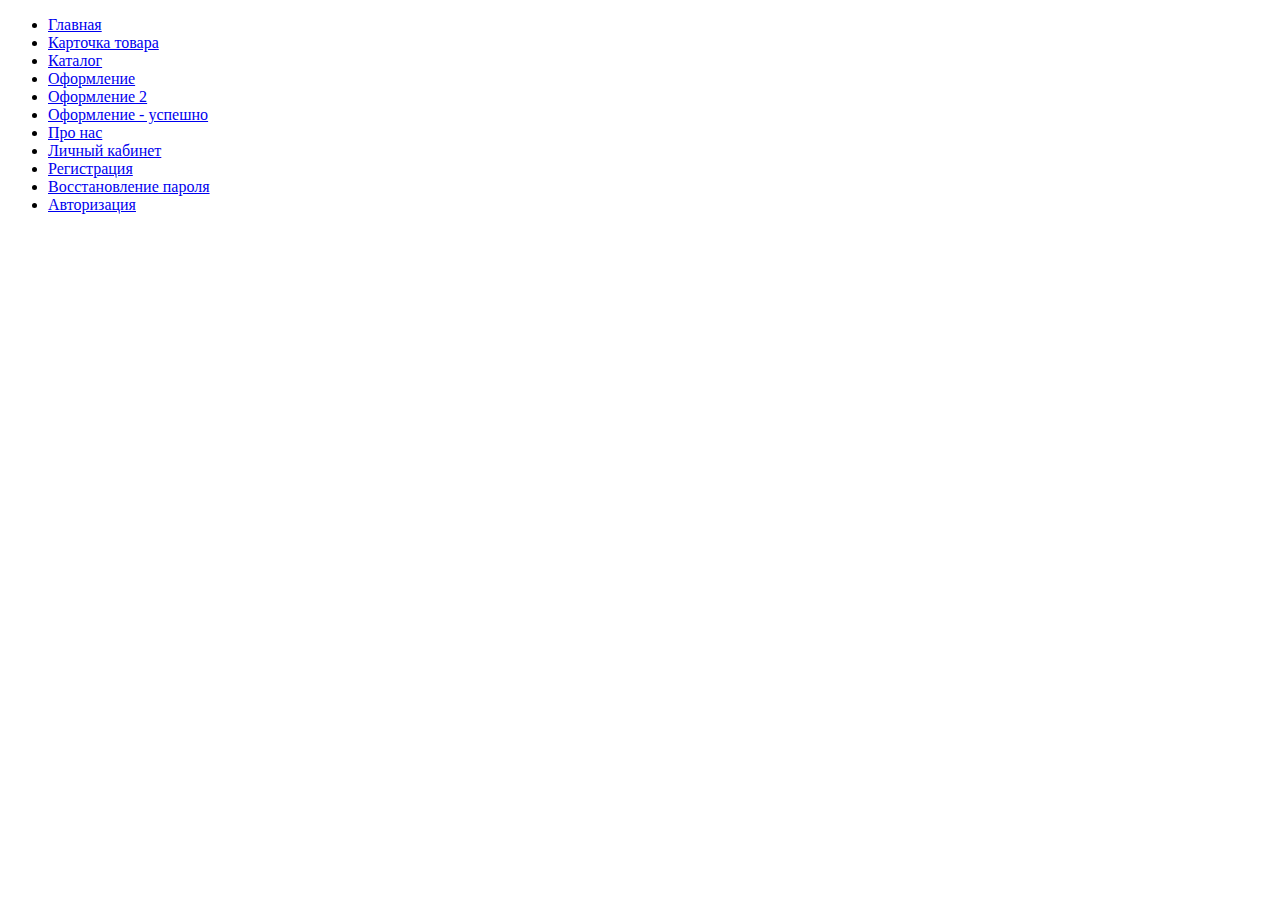
<file: index.html>
<!doctype html>
<html lang="uk">
<head>
	<meta charset="utf-8">
	<meta name="viewport" content="width=device-width, initial-scale=1, shrink-to-fit=no">
	<link rel="stylesheet" href="https://cdn.jsdelivr.net/npm/bootstrap@4.6.1/dist/css/bootstrap.min.css" integrity="sha384-zCbKRCUGaJDkqS1kPbPd7TveP5iyJE0EjAuZQTgFLD2ylzuqKfdKlfG/eSrtxUkn" crossorigin="anonymous">

	<title>Strateg</title>
</head>
<body class="text-center">
	<ul class="d-inline-block text-left mt-3">
		<li><a href="home.html">Главная</a></li>
		<li><a href="product.html">Карточка товара</a></li>
		<li><a href="catalog.html">Каталог</a></li>
		<li><a href="order.html">Оформление</a></li>
		<li><a href="order-2.html">Оформление 2</a></li>
		<li><a href="order-3.html">Оформление - успешно</a></li>
		<li><a href="about_us.html">Про нас</a></li>
		<li><a href="cabinet.html">Личный кабинет</a></li>
		<li><a href="registration.html">Регистрация</a></li>
		<li><a href="restore_pass.html">Восстановление пароля</a></li>
		<li><a href="authorization.html">Авторизация</a></li>
	</ul>
</body>
</html>
</file>
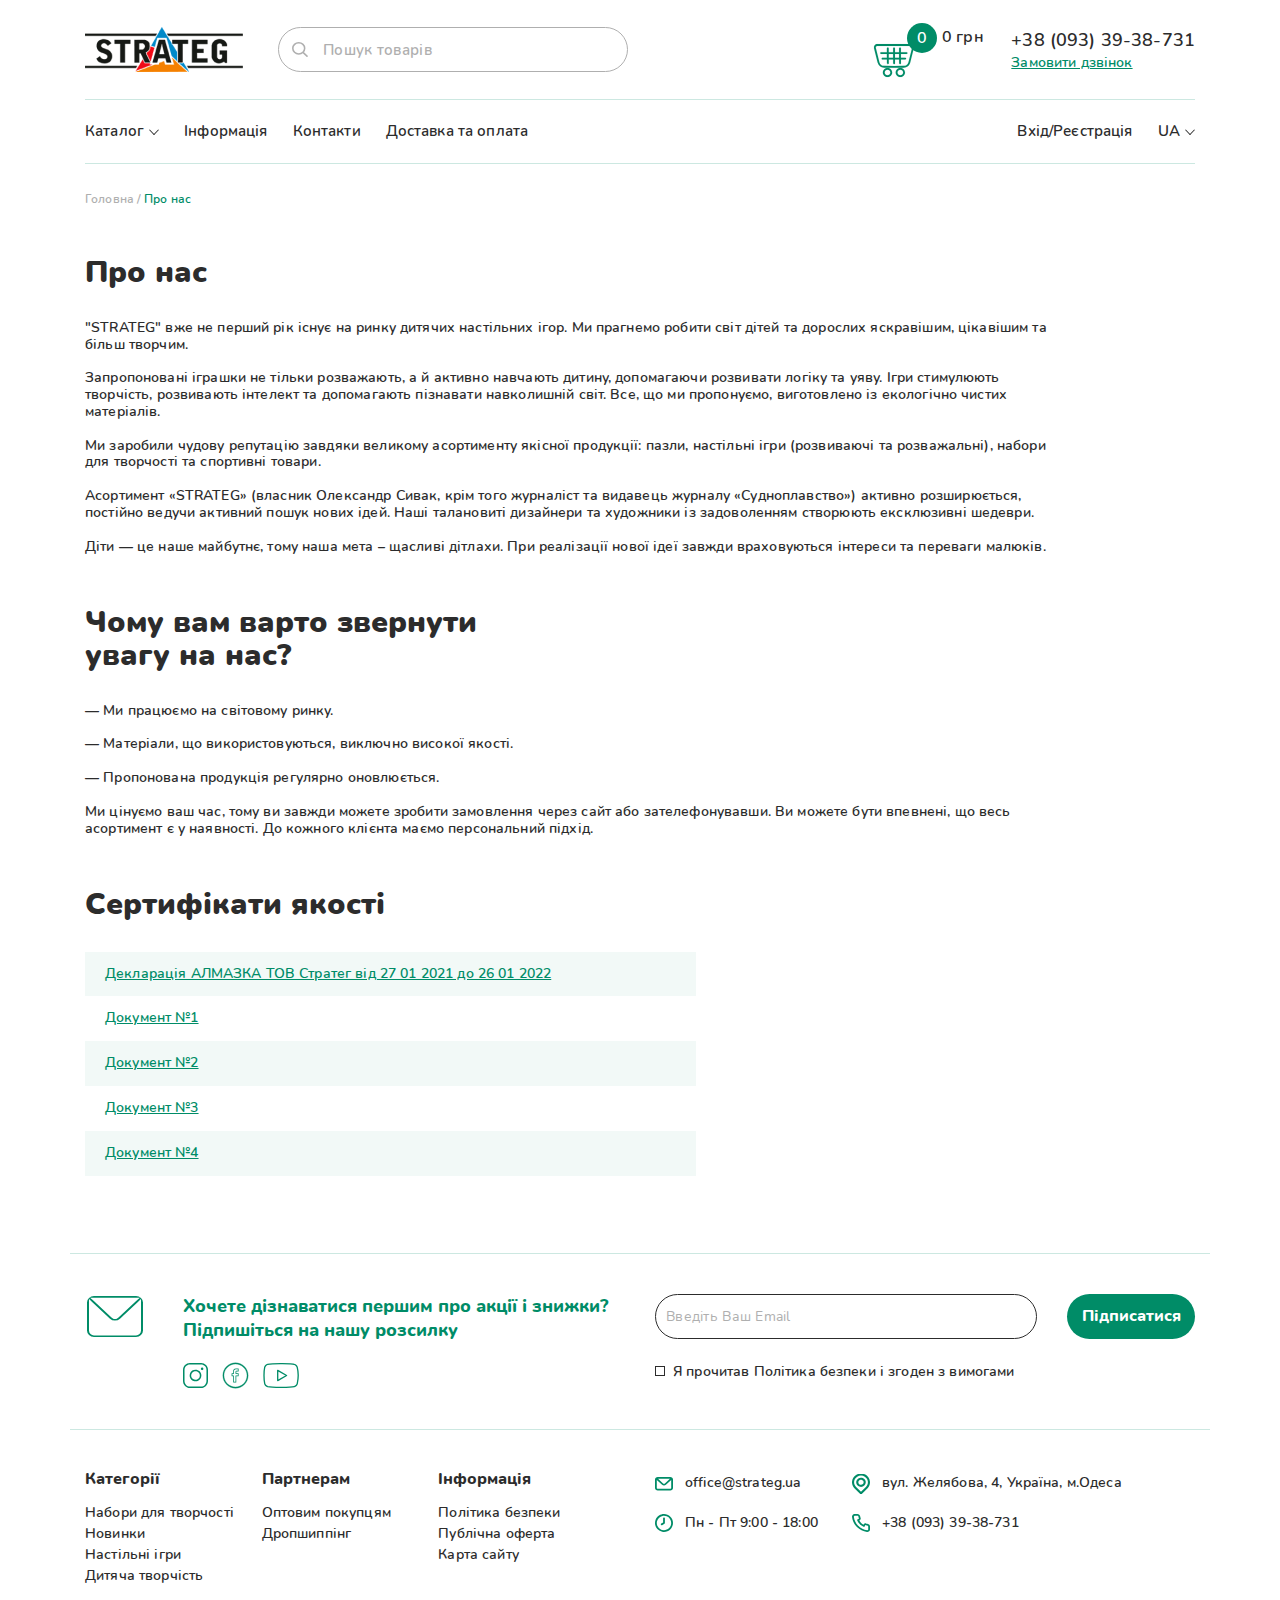
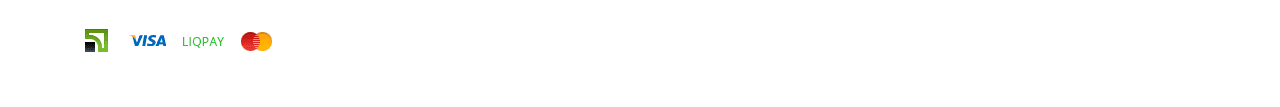
<file: about_us.html>
<!DOCTYPE html>
<html lang="en">

	<head>
		<meta charset="utf-8">
		<meta name="viewport" content="width=device-width, initial-scale=1, shrink-to-fit=no">
		<meta name="description" content="">
		<meta name="keywords" content="">
		<meta name="robots" content="index, follow, noodp">
		<meta name="googlebot" content="index, follow">
		<meta name="google" content="notranslate">
		<meta name="format-detection" content="telephone=no">
		<meta name="author" content="VitaliyZt">

		<meta property="og:title" content="">
		<meta property="og:type" content="">
		<meta property="og:image" content="">
		<meta property="og:url" content="">
		
		<link rel="stylesheet" type="text/css" href="css/libs.min.css">
<!--		<link rel="stylesheet" href="https://unpkg.com/swiper@8/swiper-bundle.min.css"/>-->
		<link rel="stylesheet" type="text/css" href="css/styles.css">
				
		<title>Strateg</title>
	</head>

	<body>
	<header class="header">
		<div class="container">
			<div class="header__main">
				<div>
					<a href="/" class="header__logo">
						<img src="img/header/Logo.png" alt="">
					</a>
				</div>
				<div>
					<form action="" class="search-form header__search">
						<input class="search-form__input" type="text" placeholder="Пошук товарів" required>
						<button class="search-form__submit" type="submit"></button>
					</form>
				</div>
				<div>
					<a class="popup-with-zoom-anim header__cart" href="#popup-1">
						<span class="header__cart-icon"></span>
						<span class="header__cart-main">
							<span class="header__cart-num">0</span>
							<span class="header__cart-sum">0 грн</span>
						</span>
					</a>
				</div>
				<div>
					<div class="header-phone">
						<a href="tel:+380933938731" class="header-phone__number">+38 (093) 39-38-731</a>
						<a href="#" class="header-phone__call">Замовити дзвінок</a>
					</div>
				</div>
				<div>
					<button class="header__menu-btn">
						<span></span><span></span><span></span>
					</button>
					<ul class="header__btns">
						<li><a class="popup-with-zoom-anim" href="#popup-2"><img src="img/header/icon_1.svg" alt=""></a></li>
						<li><a href="#"><img src="img/header/icon_2.svg" alt=""></a></li>
						<li><a href="#"><img src="img/header/icon_3.svg" alt=""></a></li>
					</ul>
				</div>
			</div>
			<nav class="header__nav">
				<ul class="header__menu">
					<li>
						<a href="#">Каталог</a>
						<span class="header__menu-arrow"></span>
						<ul class="header__submenu">
							<li>
								<a href="#">
									<span class="header__submenu-icon header__submenu-icon_1"></span>
									Набори для творчості
								</a>
								<ul>
									<li>
										<a href="#">
											<span class="header__submenu-icon header__submenu-icon_1"></span>
											Набори для творчості
										</a>
									</li>
									<li>
										<a href="#">
											<span class="header__submenu-icon header__submenu-icon_2"></span>
											Настільні ігри
										</a>
									</li>
									<li>
										<a href="#">
											<span class="header__submenu-icon header__submenu-icon_3"></span>
											Слайми
										</a>
									</li>
								</ul>
							</li>
							<li>
								<a href="#">
									<span class="header__submenu-icon header__submenu-icon_2"></span>
									Настільні ігри
								</a>
							</li>
							<li>
								<a href="#">
									<span class="header__submenu-icon header__submenu-icon_3"></span>
									Слайми
								</a>
							</li>
							<li>
								<a href="#">
									<span class="header__submenu-icon header__submenu-icon_4"></span>
									Дитяча творчість
								</a>
							</li>
							<li>
								<a href="#">
									<span class="header__submenu-icon header__submenu-icon_5"></span>
									Пазли
								</a>
							</li>
							<li>
								<a href="#">
									<span class="header__submenu-icon header__submenu-icon_6"></span>
									Кінетичний пісок
								</a>
							</li>
							<li>
								<a href="#">
									<span class="header__submenu-icon header__submenu-icon_7"></span>
									Спорттовари
								</a>
							</li>
							<li>
								<a href="#">
									<span class="header__submenu-icon header__submenu-icon_8"></span>
									Книги
								</a>
							</li>
						</ul>
					</li>
					<li><a href="#">Інформація</a></li>
					<li><a href="#">Контакти</a></li>
					<li><a href="#">Доставка та оплата</a></li>
					<li><a class="popup-with-zoom-anim" href="#popup-2">Вхід/Реєстрація</a></li>
					<li>
						<a href="#">UA</a>
						<span class="header__menu-arrow"></span>
						<ul class="header__langs">
							<li><a href="#" class="_active">UA</a></li>
							<li><a href="#">EN</a></li>
							<li><a href="#">RU</a></li>
						</ul>
					</li>
				</ul>
			</nav>
		</div>
	</header>
	<main class="main">
		

		

<div class="breadcrumbs">
    <div class="container">
        <ul class="breadcrumbs__list">
            <li><a href="#">Головна</a></li>
            <li><span>Про нас</span></li>
        </ul>
    </div>
</div>

<section class="about">
    <div class="container">
        <div class="stext about__text">
            <h3>Про нас</h3>

<p>"STRATEG" вже не перший рік існує на ринку дитячих настільних ігор. Ми прагнемо робити світ дітей та дорослих яскравішим, цікавішим
та більш творчим.</p>
<p>Запропоновані іграшки не тільки розважають, а й активно навчають дитину, допомагаючи розвивати логіку та уяву. Ігри стимулюють творчість, розвивають інтелект та допомагають пізнавати навколишній світ. Все, що ми пропонуємо, виготовлено із екологічно чистих матеріалів.</p>
<p>Ми заробили чудову репутацію завдяки великому асортименту якісної продукції: пазли, настільні ігри (розвиваючі та розважальні), набори для творчості та спортивні товари.</p>
<p>Асортимент «STRATEG» (власник Олександр Сивак, крім того журналіст та видавець журналу «Судноплавство») активно розширюється, постійно ведучи активний пошук нових ідей. Наші талановиті дизайнери та художники із задоволенням створюють ексклюзивні шедеври.</p>
<p>Діти — це наше майбутнє, тому наша мета – щасливі дітлахи. При реалізації нової ідеї завжди враховуються інтереси та переваги малюків.</p>

<h3>Чому вам варто звернути <br>увагу на нас?</h3>

<p>— Ми працюємо на світовому ринку.</p>
<p>— Матеріали, що використовуються, виключно високої якості.</p>
<p>— Пропонована продукція регулярно оновлюється.</p>
<p>Ми цінуємо ваш час, тому ви завжди можете зробити замовлення через сайт або зателефонувавши. Ви можете бути впевнені, що весь асортимент є у наявності. До кожного клієнта маємо персональний підхід.</p>

<h3>Сертифікати якості</h3>
<ul class="stext__links">
    <li><a href="#">Декларація АЛМАЗКА ТОВ Стратег від 27 01 2021 до 26 01 2022</a></li>
    <li><a href="#">Документ №1</a></li>
    <li><a href="#">Документ №2</a></li>
    <li><a href="#">Документ №3</a></li>
    <li><a href="#">Документ №4</a></li>
</ul>
        </div>
    </div>
</section>











	</main>

	<footer class="footer">
		<div class="container">
			<div class="footer__top">
				<div>
<div class="footer__subscribe">
	<div>
		<div class="footer__subscribe-icon">
			<img src="img/footer/mail.svg" alt="">
		</div>
	</div>
	<div>
		<h4 class="footer__subscribe-text">Хочете дізнаватися першим про акції і знижки? <br>Підпишіться на нашу розсилку</h4>
	</div>
	<div>
		<ul class="footer__subscribe-list">
			<li><a href="#" target="_blank"><img src="img/footer/instagram.svg" alt=""></a></li>
			<li><a href="#" target="_blank"><img src="img/footer/facebook.svg" alt=""></a></li>
			<li><a href="#" target="_blank"><img src="img/footer/youtube.svg" alt=""></a></li>
		</ul>
	</div>
</div>
				</div>
				<div>
					<form action="" class="subscribe-form footer__subscribe-form">
						<input class="subscribe-form__input" type="email" placeholder="Введіть Ваш Email" required>
						<button class="sbtn sbtn-2 subscribe-form__submit" type="submit">Підписатися</button>

						<label class="label-cb subscribe-form__cb">
							<input type="checkbox" required>
							<span></span>
							<span>Я прочитав Політика безпеки і згоден з вимогами</span>
						</label>
					</form>
				</div>
			</div>

			<div class="footer__main">
				<div>
					<div class="footer__blocks">
						<div>
							<h4 class="footer__heading">Категорії</h4>
							<ul class="footer__menu">
								<li><a href="#">Набори для творчості</a></li>
								<li><a href="#">Новинки</a></li>
								<li><a href="#">Настільні ігри</a></li>
								<li><a href="#">Дитяча творчість</a></li>
							</ul>
						</div>
						<div>
							<h4 class="footer__heading">Партнерам</h4>
							<ul class="footer__menu">
								<li><a href="#">Оптовим покупцям</a></li>
								<li><a href="#">Дропшиппінг</a></li>
							</ul>
						</div>
						<div>
							<h4 class="footer__heading">Інформація</h4>
							<ul class="footer__menu">
								<li><a href="#">Політика безпеки</a></li>
								<li><a href="#">Публічна оферта</a></li>
								<li><a href="#">Карта сайту</a></li>
							</ul>
						</div>
					</div>
				</div>
				<div>
<ul class="footer__contacts">
	<li>
		<img src="img/footer/mail_small.svg" alt="">
		<span><a href="mailto:office@strateg.ua" target="_blank">office@strateg.ua</a></span>
	</li>
	<li>
		<img src="img/footer/location.svg" alt="">
		<span>вул. Желябова, 4, Україна, м.Одеса</span>
	</li>
	<li>
		<img src="img/footer/time.svg" alt="">
		<span>Пн - Пт 9:00 - 18:00</span>
	</li>
	<li>
		<img src="img/footer/phone.svg" alt="">
		<span><a href="tel:+380933938731" target="_blank">+38 (093) 39-38-731</a></span>
	</li>
</ul>
				</div>
				<div>
					<ul class="footer__payment">
						<li><img src="img/footer/privatbank.png" alt=""></li>
						<li><img src="img/footer/visa.png" alt=""></li>
						<li><img src="img/footer/liqpay.png" alt=""></li>
						<li><img src="img/footer/mastercard.png" alt=""></li>
					</ul>
				</div>
			</div>
		</div>
	</footer>

	<div class="popups">
		<div class="zoom-anim-dialog mfp-hide popup popup-1" id="popup-1">
			<div class="popup__top"></div>
			<div class="popup__main">
				<div class="pcart">
					<div class="pcart__rows">
						<div>
							<div class="pcart-product">
								<div>
									<div class="of-img of-img_a pcart-product__img">
										<img src="img/pcart/product_img.jpg" alt="">
									</div>
								</div>
								<div>
									<div>
										<a href="#" class="pcart-product__name">Алмазна картина HX215 "Метелик на айстрах", розміром 30х40 см</a>
									</div>
									<div>
										<div>
											<div class="sproduct-num">
												<button class="sproduct-num__btn sproduct-num__btn_minus">-</button>
												<input class="sproduct-num__input" type="number" value="1" data-max-count="100">
												<button class="sproduct-num__btn sproduct-num__btn_plus">+</button>
											</div>
										</div>
										<div>
											<div class="pcart-product__price">370 грн</div>
										</div>
									</div>
									<div>
										<a href="#" class="pcart-product__cancel"></a>
									</div>
								</div>
							</div>
						</div>
					</div>
					<p class="pcart__total">В кошику 2 товарів на суму <span>740грн.</span><br><br>
						<a href="#">Перейти до кошика</a></p>
					<a href="#" class="sbtn sbtn-2 pcart__to-cart">Оформити замовлення</a>


					<div class="buy-oneclick">
						<p class="buy-oneclick__text">Купити в один клік<br><span>Введіть номер телефону і ми передзвонимо</span></p>
						<form action="" class="buy-oneclick__form">
							<input class="pinput buy-oneclick__input" type="tel" placeholder="Номер телефону" required>
							<button class="sbtn sbtn-1 buy-oneclick__submit" type="submit">Купити</button>
						</form>
					</div>





				</div>
			</div>
		</div>

		<div class="zoom-anim-dialog mfp-hide popup popup-2" id="popup-2">
			<div class="popup__top"></div>
			<div class="popup__main">
<form class="penter">
	<div class="penter__row">
		<input class="pinput penter__input" type="email" placeholder="Email" required>
	</div>
	<div class="penter__row">
		<input class="pinput penter__input" type="password" placeholder="Пароль" required>
	</div>
	<p class="penter__links">
		<a href="#">Забули пароль?</a>
		<a href="#">Реєстрація</a>
	</p>
	<button class="sbtn sbtn-2 penter__submit" type="submit">Увійти</button>
</form>
			</div>
		</div>
	</div>
		
		<script src="js/libs.min.js"></script>
<!--		<script src="https://unpkg.com/swiper@8/swiper-bundle.min.js"></script>-->
		<script src="js/scripts.js"></script>
		


	<script>
		//const player_0 = new Plyr('#player_0');//const player_1 = new Plyr('#player_1');//const player_2 = new Plyr('#player_2');//const player_3 = new Plyr('#player_3');//const player_4 = new Plyr('#player_4');//const player_5 = new Plyr('#player_5');
	</script>

	</body>
</html>
</file>
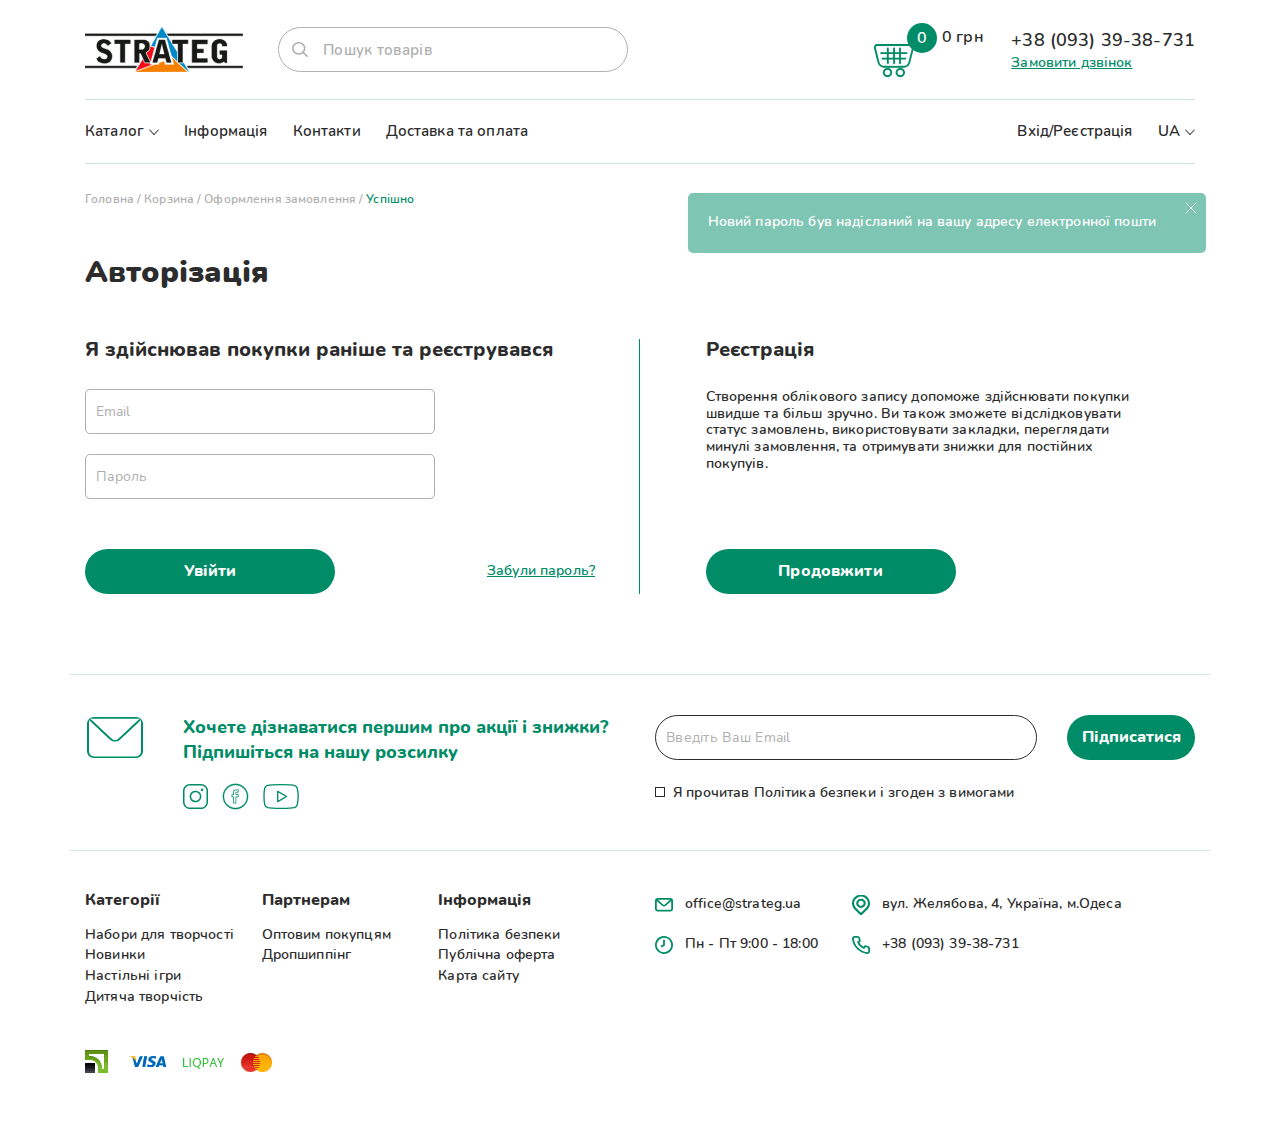
<file: authorization.html>
<!DOCTYPE html>
<html lang="en">

	<head>
		<meta charset="utf-8">
		<meta name="viewport" content="width=device-width, initial-scale=1, shrink-to-fit=no">
		<meta name="description" content="">
		<meta name="keywords" content="">
		<meta name="robots" content="index, follow, noodp">
		<meta name="googlebot" content="index, follow">
		<meta name="google" content="notranslate">
		<meta name="format-detection" content="telephone=no">
		<meta name="author" content="VitaliyZt">

		<meta property="og:title" content="">
		<meta property="og:type" content="">
		<meta property="og:image" content="">
		<meta property="og:url" content="">
		
		<link rel="stylesheet" type="text/css" href="css/libs.min.css">
<!--		<link rel="stylesheet" href="https://unpkg.com/swiper@8/swiper-bundle.min.css"/>-->
		<link rel="stylesheet" type="text/css" href="css/styles.css">
				
		<title>Strateg</title>
	</head>

	<body>
	<header class="header">
		<div class="container">
			<div class="header__main">
				<div>
					<a href="/" class="header__logo">
						<img src="img/header/Logo.png" alt="">
					</a>
				</div>
				<div>
					<form action="" class="search-form header__search">
						<input class="search-form__input" type="text" placeholder="Пошук товарів" required>
						<button class="search-form__submit" type="submit"></button>
					</form>
				</div>
				<div>
					<a class="popup-with-zoom-anim header__cart" href="#popup-1">
						<span class="header__cart-icon"></span>
						<span class="header__cart-main">
							<span class="header__cart-num">0</span>
							<span class="header__cart-sum">0 грн</span>
						</span>
					</a>
				</div>
				<div>
					<div class="header-phone">
						<a href="tel:+380933938731" class="header-phone__number">+38 (093) 39-38-731</a>
						<a href="#" class="header-phone__call">Замовити дзвінок</a>
					</div>
				</div>
				<div>
					<button class="header__menu-btn">
						<span></span><span></span><span></span>
					</button>
					<ul class="header__btns">
						<li><a class="popup-with-zoom-anim" href="#popup-2"><img src="img/header/icon_1.svg" alt=""></a></li>
						<li><a href="#"><img src="img/header/icon_2.svg" alt=""></a></li>
						<li><a href="#"><img src="img/header/icon_3.svg" alt=""></a></li>
					</ul>
				</div>
			</div>
			<nav class="header__nav">
				<ul class="header__menu">
					<li>
						<a href="#">Каталог</a>
						<span class="header__menu-arrow"></span>
						<ul class="header__submenu">
							<li>
								<a href="#">
									<span class="header__submenu-icon header__submenu-icon_1"></span>
									Набори для творчості
								</a>
								<ul>
									<li>
										<a href="#">
											<span class="header__submenu-icon header__submenu-icon_1"></span>
											Набори для творчості
										</a>
									</li>
									<li>
										<a href="#">
											<span class="header__submenu-icon header__submenu-icon_2"></span>
											Настільні ігри
										</a>
									</li>
									<li>
										<a href="#">
											<span class="header__submenu-icon header__submenu-icon_3"></span>
											Слайми
										</a>
									</li>
								</ul>
							</li>
							<li>
								<a href="#">
									<span class="header__submenu-icon header__submenu-icon_2"></span>
									Настільні ігри
								</a>
							</li>
							<li>
								<a href="#">
									<span class="header__submenu-icon header__submenu-icon_3"></span>
									Слайми
								</a>
							</li>
							<li>
								<a href="#">
									<span class="header__submenu-icon header__submenu-icon_4"></span>
									Дитяча творчість
								</a>
							</li>
							<li>
								<a href="#">
									<span class="header__submenu-icon header__submenu-icon_5"></span>
									Пазли
								</a>
							</li>
							<li>
								<a href="#">
									<span class="header__submenu-icon header__submenu-icon_6"></span>
									Кінетичний пісок
								</a>
							</li>
							<li>
								<a href="#">
									<span class="header__submenu-icon header__submenu-icon_7"></span>
									Спорттовари
								</a>
							</li>
							<li>
								<a href="#">
									<span class="header__submenu-icon header__submenu-icon_8"></span>
									Книги
								</a>
							</li>
						</ul>
					</li>
					<li><a href="#">Інформація</a></li>
					<li><a href="#">Контакти</a></li>
					<li><a href="#">Доставка та оплата</a></li>
					<li><a class="popup-with-zoom-anim" href="#popup-2">Вхід/Реєстрація</a></li>
					<li>
						<a href="#">UA</a>
						<span class="header__menu-arrow"></span>
						<ul class="header__langs">
							<li><a href="#" class="_active">UA</a></li>
							<li><a href="#">EN</a></li>
							<li><a href="#">RU</a></li>
						</ul>
					</li>
				</ul>
			</nav>
		</div>
	</header>
	<main class="main">
		

		

<div class="breadcrumbs">
    <div class="container">
        <ul class="breadcrumbs__list">
            <li><a href="#">Головна</a></li>
            <li><a href="#">Корзина</a></li>
            <li><a href="#">Оформлення замовлення</a></li>
            <li><span>Успішно</span></li>
        </ul>
    </div>
</div>

<div class="message clearfix">
    <div class="container">
        <div class="message__text">
            Новий пароль був надісланий на вашу адресу електронної пошти
            <button class="message__close"></button>
        </div>
    </div>
</div>

<section class="auth">
    <div class="container">
        <h3 class="stitle auth__title">Авторізація</h3>
        <div class="auth__box">
            <div>
                <h4 class="auth__heading">Я здійснював покупки раніше та реєструвався</h4>
                <form action="" class="sform auth__form">
                    <input class="auth__form-input" type="email" placeholder="Email" required>
                    <input class="auth__form-input" type="password" placeholder="Пароль" required>
                    <div class="auth__form-row">
                        <button class="sbtn sbtn-2 auth__form-submit">Увійти</button>
                        <a href="#" class="auth__forgot-pass">Забули пароль?</a>
                    </div>
                </form>
            </div>
            <div>
                    <div class="auth__right">
                        <h4 class="auth__heading">Реєстрація</h4>
                        <div class="stext auth__text">
                            <p>Створення облікового запису допоможе здійснювати покупки швидше та більш зручно. Ви також зможете відслідковувати статус замовлень, використовувати закладки, переглядати минулі замовлення, та отримувати знижки для постійних покупуів.</p>
                        </div>
                        <a href="#" class="sbtn sbtn-2 auth__next">Продовжити</a>
                    </div>
            </div>
        </div>
    </div>
</section>











	</main>

	<footer class="footer">
		<div class="container">
			<div class="footer__top">
				<div>
<div class="footer__subscribe">
	<div>
		<div class="footer__subscribe-icon">
			<img src="img/footer/mail.svg" alt="">
		</div>
	</div>
	<div>
		<h4 class="footer__subscribe-text">Хочете дізнаватися першим про акції і знижки? <br>Підпишіться на нашу розсилку</h4>
	</div>
	<div>
		<ul class="footer__subscribe-list">
			<li><a href="#" target="_blank"><img src="img/footer/instagram.svg" alt=""></a></li>
			<li><a href="#" target="_blank"><img src="img/footer/facebook.svg" alt=""></a></li>
			<li><a href="#" target="_blank"><img src="img/footer/youtube.svg" alt=""></a></li>
		</ul>
	</div>
</div>
				</div>
				<div>
					<form action="" class="subscribe-form footer__subscribe-form">
						<input class="subscribe-form__input" type="email" placeholder="Введіть Ваш Email" required>
						<button class="sbtn sbtn-2 subscribe-form__submit" type="submit">Підписатися</button>

						<label class="label-cb subscribe-form__cb">
							<input type="checkbox" required>
							<span></span>
							<span>Я прочитав Політика безпеки і згоден з вимогами</span>
						</label>
					</form>
				</div>
			</div>

			<div class="footer__main">
				<div>
					<div class="footer__blocks">
						<div>
							<h4 class="footer__heading">Категорії</h4>
							<ul class="footer__menu">
								<li><a href="#">Набори для творчості</a></li>
								<li><a href="#">Новинки</a></li>
								<li><a href="#">Настільні ігри</a></li>
								<li><a href="#">Дитяча творчість</a></li>
							</ul>
						</div>
						<div>
							<h4 class="footer__heading">Партнерам</h4>
							<ul class="footer__menu">
								<li><a href="#">Оптовим покупцям</a></li>
								<li><a href="#">Дропшиппінг</a></li>
							</ul>
						</div>
						<div>
							<h4 class="footer__heading">Інформація</h4>
							<ul class="footer__menu">
								<li><a href="#">Політика безпеки</a></li>
								<li><a href="#">Публічна оферта</a></li>
								<li><a href="#">Карта сайту</a></li>
							</ul>
						</div>
					</div>
				</div>
				<div>
<ul class="footer__contacts">
	<li>
		<img src="img/footer/mail_small.svg" alt="">
		<span><a href="mailto:office@strateg.ua" target="_blank">office@strateg.ua</a></span>
	</li>
	<li>
		<img src="img/footer/location.svg" alt="">
		<span>вул. Желябова, 4, Україна, м.Одеса</span>
	</li>
	<li>
		<img src="img/footer/time.svg" alt="">
		<span>Пн - Пт 9:00 - 18:00</span>
	</li>
	<li>
		<img src="img/footer/phone.svg" alt="">
		<span><a href="tel:+380933938731" target="_blank">+38 (093) 39-38-731</a></span>
	</li>
</ul>
				</div>
				<div>
					<ul class="footer__payment">
						<li><img src="img/footer/privatbank.png" alt=""></li>
						<li><img src="img/footer/visa.png" alt=""></li>
						<li><img src="img/footer/liqpay.png" alt=""></li>
						<li><img src="img/footer/mastercard.png" alt=""></li>
					</ul>
				</div>
			</div>
		</div>
	</footer>

	<div class="popups">
		<div class="zoom-anim-dialog mfp-hide popup popup-1" id="popup-1">
			<div class="popup__top"></div>
			<div class="popup__main">
				<div class="pcart">
					<div class="pcart__rows">
						<div>
							<div class="pcart-product">
								<div>
									<div class="of-img of-img_a pcart-product__img">
										<img src="img/pcart/product_img.jpg" alt="">
									</div>
								</div>
								<div>
									<div>
										<a href="#" class="pcart-product__name">Алмазна картина HX215 "Метелик на айстрах", розміром 30х40 см</a>
									</div>
									<div>
										<div>
											<div class="sproduct-num">
												<button class="sproduct-num__btn sproduct-num__btn_minus">-</button>
												<input class="sproduct-num__input" type="number" value="1" data-max-count="100">
												<button class="sproduct-num__btn sproduct-num__btn_plus">+</button>
											</div>
										</div>
										<div>
											<div class="pcart-product__price">370 грн</div>
										</div>
									</div>
									<div>
										<a href="#" class="pcart-product__cancel"></a>
									</div>
								</div>
							</div>
						</div>
					</div>
					<p class="pcart__total">В кошику 2 товарів на суму <span>740грн.</span><br><br>
						<a href="#">Перейти до кошика</a></p>
					<a href="#" class="sbtn sbtn-2 pcart__to-cart">Оформити замовлення</a>


					<div class="buy-oneclick">
						<p class="buy-oneclick__text">Купити в один клік<br><span>Введіть номер телефону і ми передзвонимо</span></p>
						<form action="" class="buy-oneclick__form">
							<input class="pinput buy-oneclick__input" type="tel" placeholder="Номер телефону" required>
							<button class="sbtn sbtn-1 buy-oneclick__submit" type="submit">Купити</button>
						</form>
					</div>





				</div>
			</div>
		</div>

		<div class="zoom-anim-dialog mfp-hide popup popup-2" id="popup-2">
			<div class="popup__top"></div>
			<div class="popup__main">
<form class="penter">
	<div class="penter__row">
		<input class="pinput penter__input" type="email" placeholder="Email" required>
	</div>
	<div class="penter__row">
		<input class="pinput penter__input" type="password" placeholder="Пароль" required>
	</div>
	<p class="penter__links">
		<a href="#">Забули пароль?</a>
		<a href="#">Реєстрація</a>
	</p>
	<button class="sbtn sbtn-2 penter__submit" type="submit">Увійти</button>
</form>
			</div>
		</div>
	</div>
		
		<script src="js/libs.min.js"></script>
<!--		<script src="https://unpkg.com/swiper@8/swiper-bundle.min.js"></script>-->
		<script src="js/scripts.js"></script>
		


	<script>
		//const player_0 = new Plyr('#player_0');//const player_1 = new Plyr('#player_1');//const player_2 = new Plyr('#player_2');//const player_3 = new Plyr('#player_3');//const player_4 = new Plyr('#player_4');//const player_5 = new Plyr('#player_5');
	</script>

	</body>
</html>
</file>
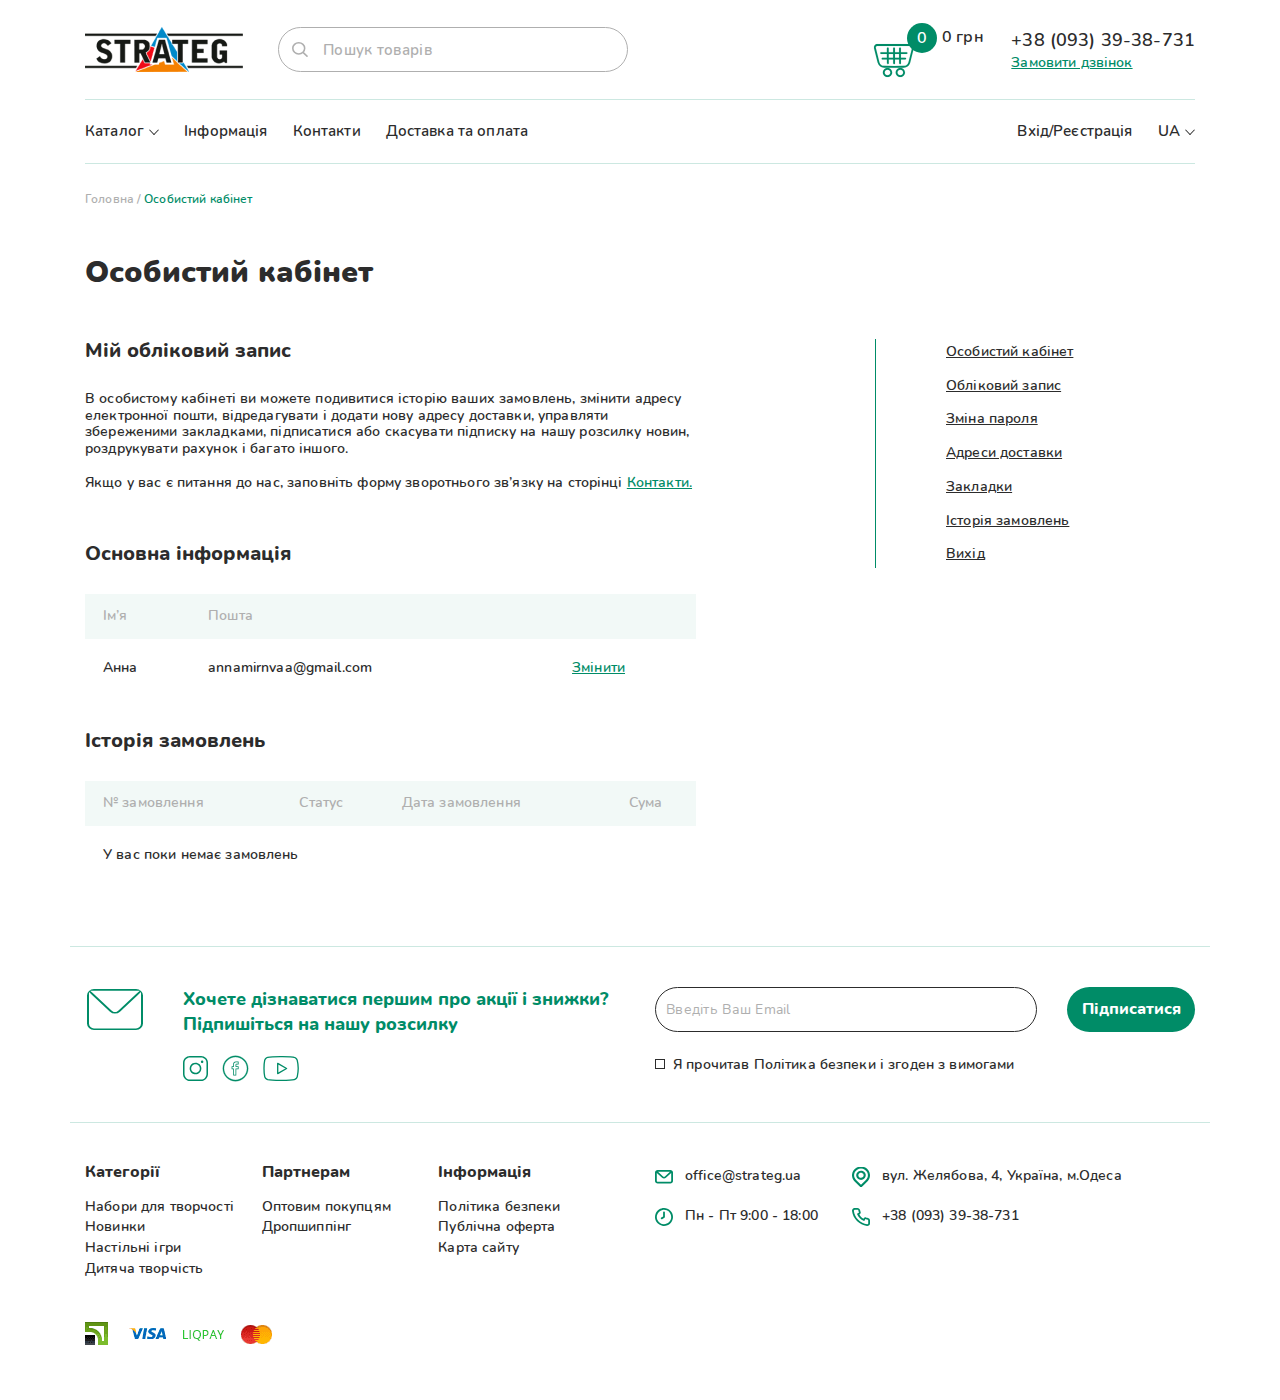
<file: cabinet.html>
<!DOCTYPE html>
<html lang="en">

	<head>
		<meta charset="utf-8">
		<meta name="viewport" content="width=device-width, initial-scale=1, shrink-to-fit=no">
		<meta name="description" content="">
		<meta name="keywords" content="">
		<meta name="robots" content="index, follow, noodp">
		<meta name="googlebot" content="index, follow">
		<meta name="google" content="notranslate">
		<meta name="format-detection" content="telephone=no">
		<meta name="author" content="VitaliyZt">

		<meta property="og:title" content="">
		<meta property="og:type" content="">
		<meta property="og:image" content="">
		<meta property="og:url" content="">
		
		<link rel="stylesheet" type="text/css" href="css/libs.min.css">
<!--		<link rel="stylesheet" href="https://unpkg.com/swiper@8/swiper-bundle.min.css"/>-->
		<link rel="stylesheet" type="text/css" href="css/styles.css">
				
		<title>Strateg</title>
	</head>

	<body>
	<header class="header">
		<div class="container">
			<div class="header__main">
				<div>
					<a href="/" class="header__logo">
						<img src="img/header/Logo.png" alt="">
					</a>
				</div>
				<div>
					<form action="" class="search-form header__search">
						<input class="search-form__input" type="text" placeholder="Пошук товарів" required>
						<button class="search-form__submit" type="submit"></button>
					</form>
				</div>
				<div>
					<a class="popup-with-zoom-anim header__cart" href="#popup-1">
						<span class="header__cart-icon"></span>
						<span class="header__cart-main">
							<span class="header__cart-num">0</span>
							<span class="header__cart-sum">0 грн</span>
						</span>
					</a>
				</div>
				<div>
					<div class="header-phone">
						<a href="tel:+380933938731" class="header-phone__number">+38 (093) 39-38-731</a>
						<a href="#" class="header-phone__call">Замовити дзвінок</a>
					</div>
				</div>
				<div>
					<button class="header__menu-btn">
						<span></span><span></span><span></span>
					</button>
					<ul class="header__btns">
						<li><a class="popup-with-zoom-anim" href="#popup-2"><img src="img/header/icon_1.svg" alt=""></a></li>
						<li><a href="#"><img src="img/header/icon_2.svg" alt=""></a></li>
						<li><a href="#"><img src="img/header/icon_3.svg" alt=""></a></li>
					</ul>
				</div>
			</div>
			<nav class="header__nav">
				<ul class="header__menu">
					<li>
						<a href="#">Каталог</a>
						<span class="header__menu-arrow"></span>
						<ul class="header__submenu">
							<li>
								<a href="#">
									<span class="header__submenu-icon header__submenu-icon_1"></span>
									Набори для творчості
								</a>
								<ul>
									<li>
										<a href="#">
											<span class="header__submenu-icon header__submenu-icon_1"></span>
											Набори для творчості
										</a>
									</li>
									<li>
										<a href="#">
											<span class="header__submenu-icon header__submenu-icon_2"></span>
											Настільні ігри
										</a>
									</li>
									<li>
										<a href="#">
											<span class="header__submenu-icon header__submenu-icon_3"></span>
											Слайми
										</a>
									</li>
								</ul>
							</li>
							<li>
								<a href="#">
									<span class="header__submenu-icon header__submenu-icon_2"></span>
									Настільні ігри
								</a>
							</li>
							<li>
								<a href="#">
									<span class="header__submenu-icon header__submenu-icon_3"></span>
									Слайми
								</a>
							</li>
							<li>
								<a href="#">
									<span class="header__submenu-icon header__submenu-icon_4"></span>
									Дитяча творчість
								</a>
							</li>
							<li>
								<a href="#">
									<span class="header__submenu-icon header__submenu-icon_5"></span>
									Пазли
								</a>
							</li>
							<li>
								<a href="#">
									<span class="header__submenu-icon header__submenu-icon_6"></span>
									Кінетичний пісок
								</a>
							</li>
							<li>
								<a href="#">
									<span class="header__submenu-icon header__submenu-icon_7"></span>
									Спорттовари
								</a>
							</li>
							<li>
								<a href="#">
									<span class="header__submenu-icon header__submenu-icon_8"></span>
									Книги
								</a>
							</li>
						</ul>
					</li>
					<li><a href="#">Інформація</a></li>
					<li><a href="#">Контакти</a></li>
					<li><a href="#">Доставка та оплата</a></li>
					<li><a class="popup-with-zoom-anim" href="#popup-2">Вхід/Реєстрація</a></li>
					<li>
						<a href="#">UA</a>
						<span class="header__menu-arrow"></span>
						<ul class="header__langs">
							<li><a href="#" class="_active">UA</a></li>
							<li><a href="#">EN</a></li>
							<li><a href="#">RU</a></li>
						</ul>
					</li>
				</ul>
			</nav>
		</div>
	</header>
	<main class="main">
		

		

<div class="breadcrumbs">
    <div class="container">
        <ul class="breadcrumbs__list">
            <li><a href="#">Головна</a></li>
            <li><span>Особистий кабінет</span></li>
        </ul>
    </div>
</div>

<section class="cabinet">
    <div class="container">
        <h3 class="stitle cabinet__title">Особистий кабінет</h3>
        <div class="cabinet__box">
            <div>
<div class="cabinet__blocks">
    <div class="cabinet__block">
        <h4 class="cabinet__block-heading">Мій обліковий запис</h4>
        <div class="stext cabinet__block-text">
            <p>В особистому кабінеті ви можете подивитися історію ваших замовлень, змінити адресу електронної пошти, відредагувати і додати нову адресу доставки, управляти збереженими закладками, підписатися або скасувати підписку на нашу розсилку новин, роздрукувати рахунок і багато іншого.</p>
            <p>Якщо у вас є питання до нас, заповніть форму зворотнього зв’язку на сторінці <a href="#">Контакти.</a></p>
        </div>
    </div>
    <div class="cabinet__block">
        <h4 class="cabinet__block-heading">Основна інформація</h4>
        <table class="cabinet__table">
            <tr>
                <td>Ім’я</td>
                <td>Пошта</td>
                <td></td>
            </tr>
            <tr>
                <td>Анна</td>
                <td>annamirnvaa@gmail.com</td>
                <td><a href="#">Змінити</a></td>
            </tr>
        </table>
    </div>
    <div class="cabinet__block">
        <h4 class="cabinet__block-heading">Історія замовлень</h4>

        <table class="cabinet__table">
            <tr>
                <td>№ <span>замовлення</span></td>
                <td>Статус</td>
                <td>Дата замовлення</td>
                <td>Сума</td>
            </tr>
            <tr>
                <td colspan="4">У вас поки немає замовлень</td>
            </tr>
        </table>
    </div>
</div>
            </div>
            <div>
<ul class="lc-links">
    <li><a href="#">Особистий кабінет</a></li>
    <li><a href="#">Обліковий запис</a></li>
    <li><a href="#">Зміна пароля</a></li>
    <li><a href="#">Адреси доставки</a></li>
    <li><a href="#">Закладки</a></li>
    <li><a href="#">Історія замовлень</a></li>
    <li><a href="#">Вихід</a></li>
</ul>
            </div>
        </div>
    </div>
</section>











	</main>

	<footer class="footer">
		<div class="container">
			<div class="footer__top">
				<div>
<div class="footer__subscribe">
	<div>
		<div class="footer__subscribe-icon">
			<img src="img/footer/mail.svg" alt="">
		</div>
	</div>
	<div>
		<h4 class="footer__subscribe-text">Хочете дізнаватися першим про акції і знижки? <br>Підпишіться на нашу розсилку</h4>
	</div>
	<div>
		<ul class="footer__subscribe-list">
			<li><a href="#" target="_blank"><img src="img/footer/instagram.svg" alt=""></a></li>
			<li><a href="#" target="_blank"><img src="img/footer/facebook.svg" alt=""></a></li>
			<li><a href="#" target="_blank"><img src="img/footer/youtube.svg" alt=""></a></li>
		</ul>
	</div>
</div>
				</div>
				<div>
					<form action="" class="subscribe-form footer__subscribe-form">
						<input class="subscribe-form__input" type="email" placeholder="Введіть Ваш Email" required>
						<button class="sbtn sbtn-2 subscribe-form__submit" type="submit">Підписатися</button>

						<label class="label-cb subscribe-form__cb">
							<input type="checkbox" required>
							<span></span>
							<span>Я прочитав Політика безпеки і згоден з вимогами</span>
						</label>
					</form>
				</div>
			</div>

			<div class="footer__main">
				<div>
					<div class="footer__blocks">
						<div>
							<h4 class="footer__heading">Категорії</h4>
							<ul class="footer__menu">
								<li><a href="#">Набори для творчості</a></li>
								<li><a href="#">Новинки</a></li>
								<li><a href="#">Настільні ігри</a></li>
								<li><a href="#">Дитяча творчість</a></li>
							</ul>
						</div>
						<div>
							<h4 class="footer__heading">Партнерам</h4>
							<ul class="footer__menu">
								<li><a href="#">Оптовим покупцям</a></li>
								<li><a href="#">Дропшиппінг</a></li>
							</ul>
						</div>
						<div>
							<h4 class="footer__heading">Інформація</h4>
							<ul class="footer__menu">
								<li><a href="#">Політика безпеки</a></li>
								<li><a href="#">Публічна оферта</a></li>
								<li><a href="#">Карта сайту</a></li>
							</ul>
						</div>
					</div>
				</div>
				<div>
<ul class="footer__contacts">
	<li>
		<img src="img/footer/mail_small.svg" alt="">
		<span><a href="mailto:office@strateg.ua" target="_blank">office@strateg.ua</a></span>
	</li>
	<li>
		<img src="img/footer/location.svg" alt="">
		<span>вул. Желябова, 4, Україна, м.Одеса</span>
	</li>
	<li>
		<img src="img/footer/time.svg" alt="">
		<span>Пн - Пт 9:00 - 18:00</span>
	</li>
	<li>
		<img src="img/footer/phone.svg" alt="">
		<span><a href="tel:+380933938731" target="_blank">+38 (093) 39-38-731</a></span>
	</li>
</ul>
				</div>
				<div>
					<ul class="footer__payment">
						<li><img src="img/footer/privatbank.png" alt=""></li>
						<li><img src="img/footer/visa.png" alt=""></li>
						<li><img src="img/footer/liqpay.png" alt=""></li>
						<li><img src="img/footer/mastercard.png" alt=""></li>
					</ul>
				</div>
			</div>
		</div>
	</footer>

	<div class="popups">
		<div class="zoom-anim-dialog mfp-hide popup popup-1" id="popup-1">
			<div class="popup__top"></div>
			<div class="popup__main">
				<div class="pcart">
					<div class="pcart__rows">
						<div>
							<div class="pcart-product">
								<div>
									<div class="of-img of-img_a pcart-product__img">
										<img src="img/pcart/product_img.jpg" alt="">
									</div>
								</div>
								<div>
									<div>
										<a href="#" class="pcart-product__name">Алмазна картина HX215 "Метелик на айстрах", розміром 30х40 см</a>
									</div>
									<div>
										<div>
											<div class="sproduct-num">
												<button class="sproduct-num__btn sproduct-num__btn_minus">-</button>
												<input class="sproduct-num__input" type="number" value="1" data-max-count="100">
												<button class="sproduct-num__btn sproduct-num__btn_plus">+</button>
											</div>
										</div>
										<div>
											<div class="pcart-product__price">370 грн</div>
										</div>
									</div>
									<div>
										<a href="#" class="pcart-product__cancel"></a>
									</div>
								</div>
							</div>
						</div>
					</div>
					<p class="pcart__total">В кошику 2 товарів на суму <span>740грн.</span><br><br>
						<a href="#">Перейти до кошика</a></p>
					<a href="#" class="sbtn sbtn-2 pcart__to-cart">Оформити замовлення</a>


					<div class="buy-oneclick">
						<p class="buy-oneclick__text">Купити в один клік<br><span>Введіть номер телефону і ми передзвонимо</span></p>
						<form action="" class="buy-oneclick__form">
							<input class="pinput buy-oneclick__input" type="tel" placeholder="Номер телефону" required>
							<button class="sbtn sbtn-1 buy-oneclick__submit" type="submit">Купити</button>
						</form>
					</div>





				</div>
			</div>
		</div>

		<div class="zoom-anim-dialog mfp-hide popup popup-2" id="popup-2">
			<div class="popup__top"></div>
			<div class="popup__main">
<form class="penter">
	<div class="penter__row">
		<input class="pinput penter__input" type="email" placeholder="Email" required>
	</div>
	<div class="penter__row">
		<input class="pinput penter__input" type="password" placeholder="Пароль" required>
	</div>
	<p class="penter__links">
		<a href="#">Забули пароль?</a>
		<a href="#">Реєстрація</a>
	</p>
	<button class="sbtn sbtn-2 penter__submit" type="submit">Увійти</button>
</form>
			</div>
		</div>
	</div>
		
		<script src="js/libs.min.js"></script>
<!--		<script src="https://unpkg.com/swiper@8/swiper-bundle.min.js"></script>-->
		<script src="js/scripts.js"></script>
		


	<script>
		//const player_0 = new Plyr('#player_0');//const player_1 = new Plyr('#player_1');//const player_2 = new Plyr('#player_2');//const player_3 = new Plyr('#player_3');//const player_4 = new Plyr('#player_4');//const player_5 = new Plyr('#player_5');
	</script>

	</body>
</html>
</file>
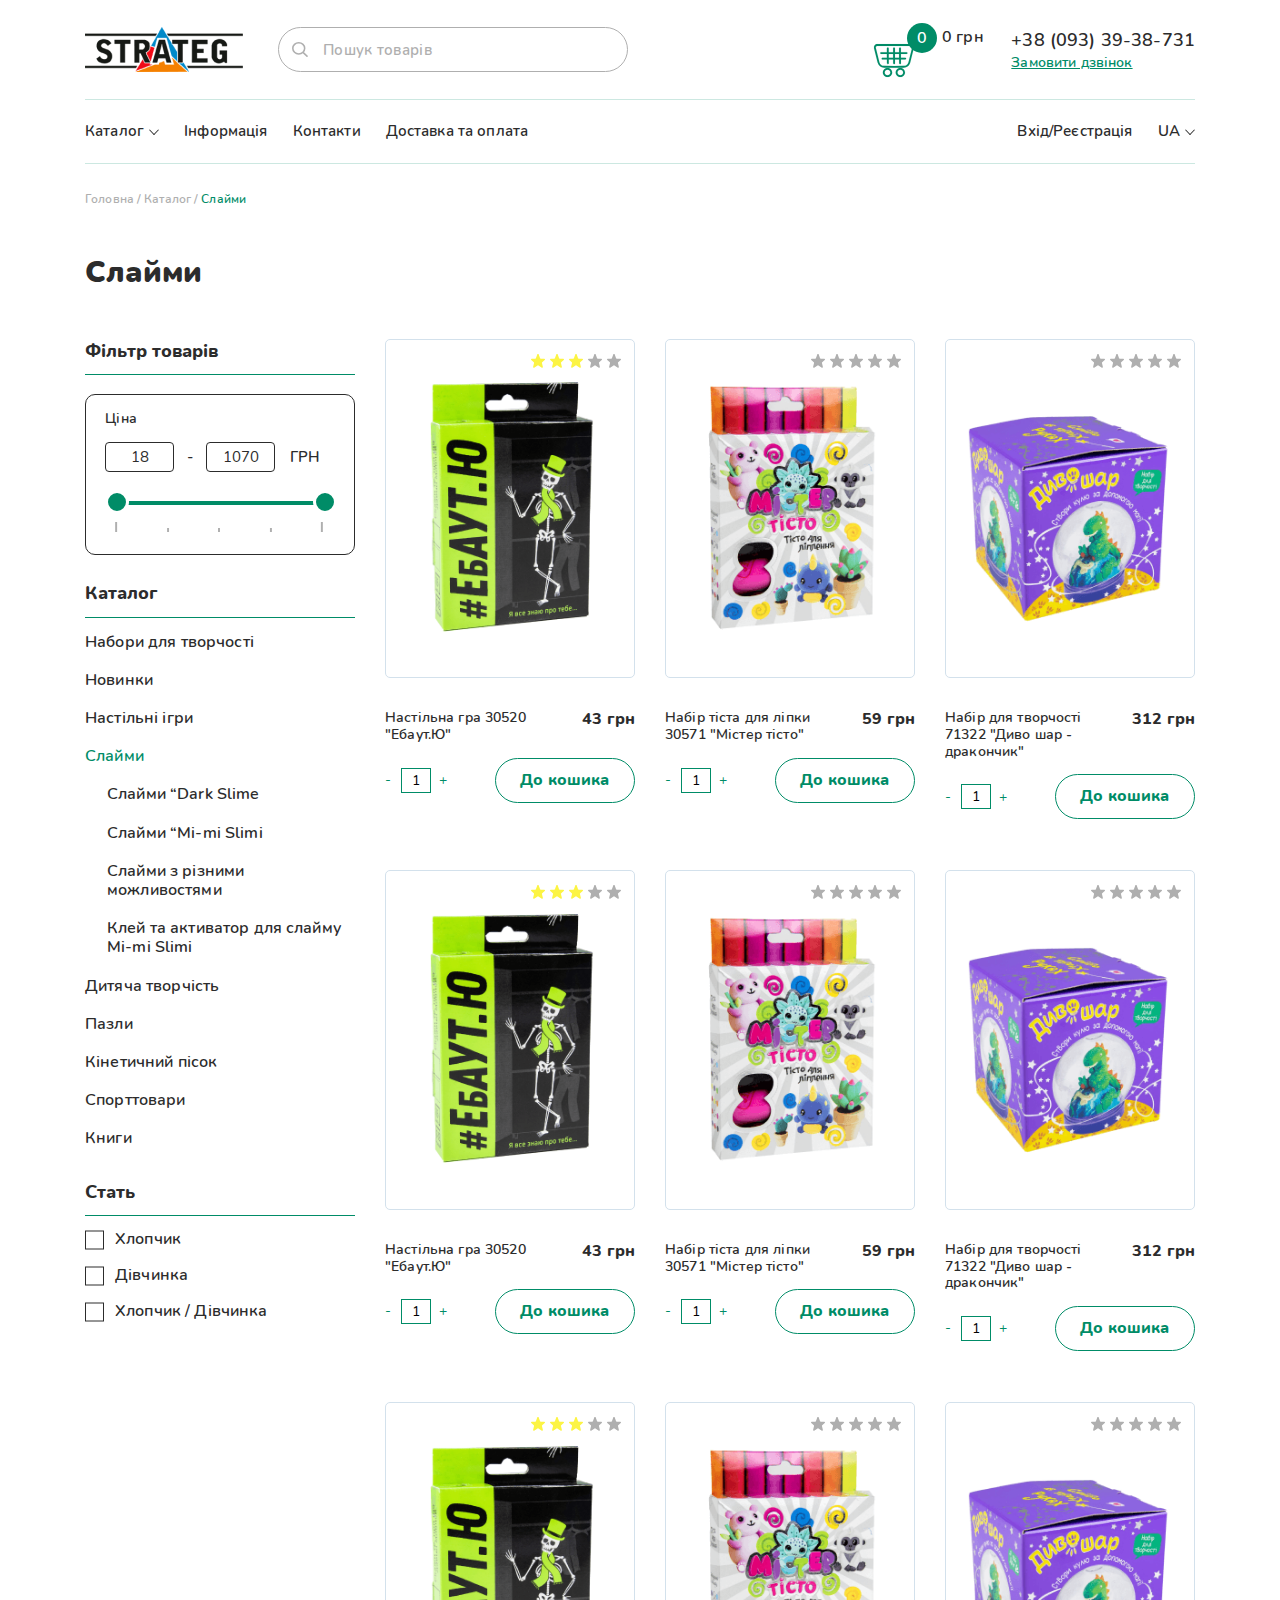
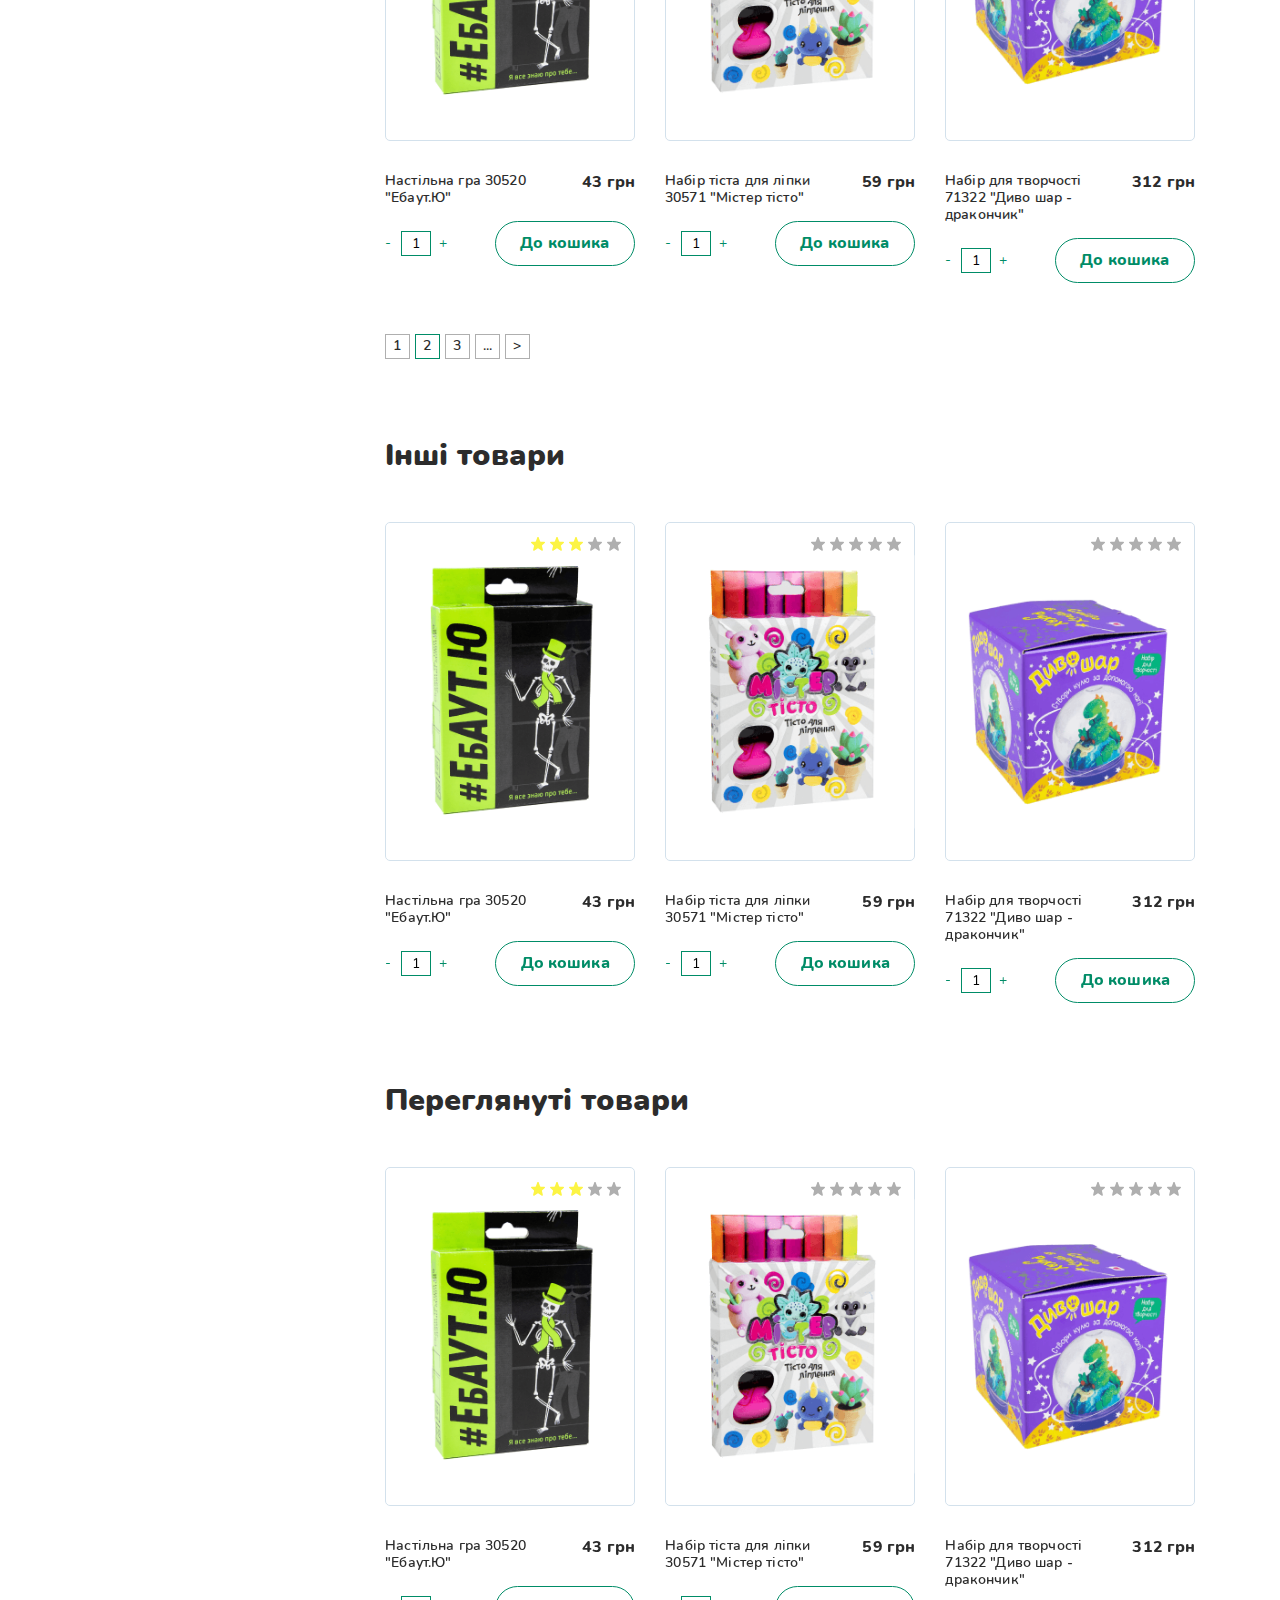
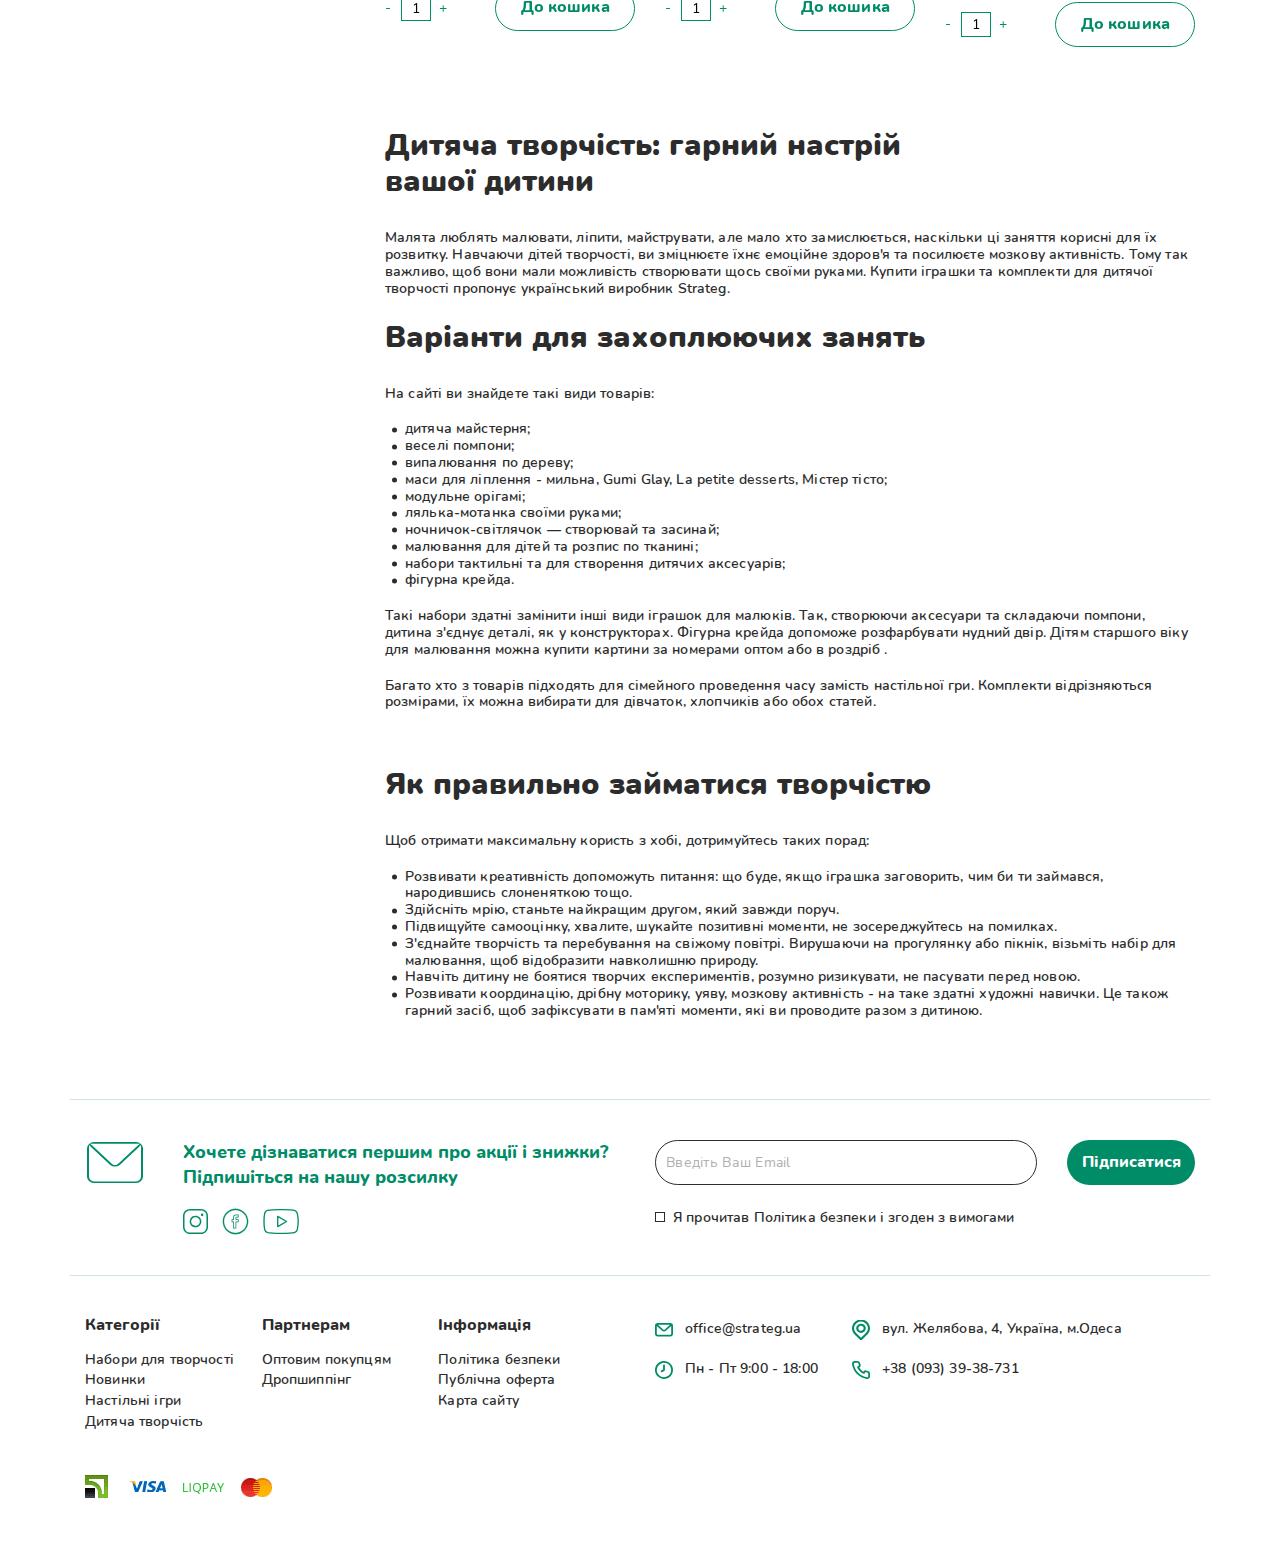
<file: catalog.html>
<!DOCTYPE html>
<html lang="en">

	<head>
		<meta charset="utf-8">
		<meta name="viewport" content="width=device-width, initial-scale=1, shrink-to-fit=no">
		<meta name="description" content="">
		<meta name="keywords" content="">
		<meta name="robots" content="index, follow, noodp">
		<meta name="googlebot" content="index, follow">
		<meta name="google" content="notranslate">
		<meta name="format-detection" content="telephone=no">
		<meta name="author" content="VitaliyZt">

		<meta property="og:title" content="">
		<meta property="og:type" content="">
		<meta property="og:image" content="">
		<meta property="og:url" content="">
		
		<link rel="stylesheet" type="text/css" href="css/libs.min.css">
<!--		<link rel="stylesheet" href="https://unpkg.com/swiper@8/swiper-bundle.min.css"/>-->
		<link rel="stylesheet" type="text/css" href="css/styles.css">
				
		<title>Strateg</title>
	</head>

	<body>
	<header class="header">
		<div class="container">
			<div class="header__main">
				<div>
					<a href="/" class="header__logo">
						<img src="img/header/Logo.png" alt="">
					</a>
				</div>
				<div>
					<form action="" class="search-form header__search">
						<input class="search-form__input" type="text" placeholder="Пошук товарів" required>
						<button class="search-form__submit" type="submit"></button>
					</form>
				</div>
				<div>
					<a class="popup-with-zoom-anim header__cart" href="#popup-1">
						<span class="header__cart-icon"></span>
						<span class="header__cart-main">
							<span class="header__cart-num">0</span>
							<span class="header__cart-sum">0 грн</span>
						</span>
					</a>
				</div>
				<div>
					<div class="header-phone">
						<a href="tel:+380933938731" class="header-phone__number">+38 (093) 39-38-731</a>
						<a href="#" class="header-phone__call">Замовити дзвінок</a>
					</div>
				</div>
				<div>
					<button class="header__menu-btn">
						<span></span><span></span><span></span>
					</button>
					<ul class="header__btns">
						<li><a class="popup-with-zoom-anim" href="#popup-2"><img src="img/header/icon_1.svg" alt=""></a></li>
						<li><a href="#"><img src="img/header/icon_2.svg" alt=""></a></li>
						<li><a href="#"><img src="img/header/icon_3.svg" alt=""></a></li>
					</ul>
				</div>
			</div>
			<nav class="header__nav">
				<ul class="header__menu">
					<li>
						<a href="#">Каталог</a>
						<span class="header__menu-arrow"></span>
						<ul class="header__submenu">
							<li>
								<a href="#">
									<span class="header__submenu-icon header__submenu-icon_1"></span>
									Набори для творчості
								</a>
								<ul>
									<li>
										<a href="#">
											<span class="header__submenu-icon header__submenu-icon_1"></span>
											Набори для творчості
										</a>
									</li>
									<li>
										<a href="#">
											<span class="header__submenu-icon header__submenu-icon_2"></span>
											Настільні ігри
										</a>
									</li>
									<li>
										<a href="#">
											<span class="header__submenu-icon header__submenu-icon_3"></span>
											Слайми
										</a>
									</li>
								</ul>
							</li>
							<li>
								<a href="#">
									<span class="header__submenu-icon header__submenu-icon_2"></span>
									Настільні ігри
								</a>
							</li>
							<li>
								<a href="#">
									<span class="header__submenu-icon header__submenu-icon_3"></span>
									Слайми
								</a>
							</li>
							<li>
								<a href="#">
									<span class="header__submenu-icon header__submenu-icon_4"></span>
									Дитяча творчість
								</a>
							</li>
							<li>
								<a href="#">
									<span class="header__submenu-icon header__submenu-icon_5"></span>
									Пазли
								</a>
							</li>
							<li>
								<a href="#">
									<span class="header__submenu-icon header__submenu-icon_6"></span>
									Кінетичний пісок
								</a>
							</li>
							<li>
								<a href="#">
									<span class="header__submenu-icon header__submenu-icon_7"></span>
									Спорттовари
								</a>
							</li>
							<li>
								<a href="#">
									<span class="header__submenu-icon header__submenu-icon_8"></span>
									Книги
								</a>
							</li>
						</ul>
					</li>
					<li><a href="#">Інформація</a></li>
					<li><a href="#">Контакти</a></li>
					<li><a href="#">Доставка та оплата</a></li>
					<li><a class="popup-with-zoom-anim" href="#popup-2">Вхід/Реєстрація</a></li>
					<li>
						<a href="#">UA</a>
						<span class="header__menu-arrow"></span>
						<ul class="header__langs">
							<li><a href="#" class="_active">UA</a></li>
							<li><a href="#">EN</a></li>
							<li><a href="#">RU</a></li>
						</ul>
					</li>
				</ul>
			</nav>
		</div>
	</header>
	<main class="main">
		

		

<div class="breadcrumbs">
    <div class="container">
        <ul class="breadcrumbs__list">
            <li><a href="#">Головна</a></li>
            <li><a href="#">Каталог</a></li>
            <li><span>Слайми</span></li>
        </ul>
    </div>
</div>

<section class="s9">
    <div class="container">
        <div class="s9__heading">
            <h3 class="stitle s9__title">Слайми</h3>
            <a href="#" class="sbtn sbtn-1 s9__filter-btn"><span>Фільтр</span></a>
        </div>
        <div class="s9__box">
            <div>
<div class="s9__filter">
    <button class="s9__filter-close"></button>
    <div class="s9__filter-block">
        <h4 class="s9__filter-heading">Фільтр товарів</h4>
    <div class="filter-price">
        <p class="filter-price__heading">Ціна</p>
        <div class="filter-price__inputs">
            <input type="number" value="18" min="18" id="price-min" required>
            <span>-</span>
            <input type="number" value="1070" max="1070" id="price-max" required>
            <span>ГРН</span>
        </div>
        <div class="filter-price__scale">
            <div id="filter-range" data-min="18" data-max="1070"></div>
        </div>
        
    </div>
    </div>
    <div class="s9__filter-block">
        <h4 class="s9__filter-heading">Каталог</h4>
        <ul class="s9__filter-menu">
            <li><a href="#">Набори для творчості</a></li>
            <li><a href="#">Новинки</a></li>
            <li><a href="#">Настільні ігри</a></li>
            <li>
                <a class="_active" href="#">Слайми</a>
                <ul>
                    <li><a href="#">Слайми “Dark Slime</a></li>
                    <li><a href="#">Cлайми “Mi-mi Slimi</a></li>
                    <li><a href="#">Слайми з різними можливостями</a></li>
                    <li><a href="#">Клей та активатор для слайму Mi-mi Slimi</a></li>
                </ul>
            </li>
            <li><a href="#">Дитяча творчість</a></li>
            <li><a href="#">Пазли</a></li>
            <li><a href="#">Кінетичний пісок</a></li>
            <li><a href="#">Спорттовари</a></li>
            <li><a href="#">Книги</a></li>
        </ul>
    </div>
    <div class="s9__filter-block">
        <h4 class="s9__filter-heading">Стать</h4>
        <ul class="s9__filter-checkboxes">
            <li>
                <label class="label-cb s9__filter-cb">
                    <input type="checkbox">
                    <span></span>
                    <span>Хлопчик</span>
                </label>
            </li>
            <li>
                <label class="label-cb s9__filter-cb">
                    <input type="checkbox">
                    <span></span>
                    <span>Дівчинка</span>
                </label>
            </li>
            <li>
                <label class="label-cb s9__filter-cb">
                    <input type="checkbox">
                    <span></span>
                    <span>Хлопчик / Дівчинка</span>
                </label>
            </li>
        </ul>

    </div>
</div>
            </div>
            <div>
                <div class="s9__products-box">

                    <ul class="s9__products">
                        <li>
                            <div class="sproduct">
                                <div class="sproduct__img-box">
                                    <a href="#" class="sproduct__img">
                                        <img src="img/4/1.png" alt="">
                                    </a>
                                    <ul class="sproduct__btns">
                                        <li><a href="#" class="sproduct__btn sproduct__btn_1"></a></li>
                                        <li><a href="#" class="sproduct__btn sproduct__btn_2"></a></li>
                                        <li><a href="#" class="sproduct__btn sproduct__btn_3"></a></li>
                                    </ul>
                                    <ul class="stars">
                                        <li class="_active"></li>
                                        <li class="_active"></li>
                                        <li class="_active"></li>
                                        <li></li>
                                        <li></li>
                                    </ul>
                                </div>
                                <div class="sproduct__main">
                                    <a href="#" class="sproduct__name">Настільна гра 30520 <br>"Ебаут.Ю"</a>
                                    <div class="sproduct__price">43 грн</div>


                                    <div class="sproduct-num">
                                        <button class="sproduct-num__btn sproduct-num__btn_minus">-</button>
                                        <input class="sproduct-num__input" type="number" value="1" data-max-count="100">
                                        <button class="sproduct-num__btn sproduct-num__btn_plus">+</button>
                                    </div>

                                    <a href="#popup-1" class="popup-with-zoom-anim sbtn sbtn-1 sproduct__to-cart">До кошика</a>
                                </div>
                            </div>
                        </li>
                        <li>
                            <div class="sproduct">
                                <div class="sproduct__img-box">
                                    <a href="#" class="sproduct__img">
                                        <img src="img/4/2.png" alt="">
                                    </a>
                                    <ul class="sproduct__btns">
                                        <li><a href="#" class="sproduct__btn sproduct__btn_1"></a></li>
                                        <li><a href="#" class="sproduct__btn sproduct__btn_2"></a></li>
                                        <li><a href="#" class="sproduct__btn sproduct__btn_3"></a></li>
                                    </ul>
                                    <ul class="stars">
                                        <li></li>
                                        <li></li>
                                        <li></li>
                                        <li></li>
                                        <li></li>
                                    </ul>
                                </div>
                                <div class="sproduct__main">
                                    <a href="#" class="sproduct__name">Набір тіста для ліпки 30571 "Містер тісто"</a>
                                    <div class="sproduct__price">59 грн</div>
                                    <div class="sproduct-num">
                                        <button class="sproduct-num__btn sproduct-num__btn_minus">-</button>
                                        <input class="sproduct-num__input" type="number" value="1" data-max-count="100">
                                        <button class="sproduct-num__btn sproduct-num__btn_plus">+</button>
                                    </div>
                                    <a href="#popup-1" class="popup-with-zoom-anim sbtn sbtn-1 sproduct__to-cart">До кошика</a>
                                </div>
                            </div>
                        </li>
                        <li>
                            <div class="sproduct">
                                <div class="sproduct__img-box">
                                    <a href="#" class="sproduct__img">
                                        <img src="img/4/3.png" alt="">
                                    </a>
                                    <ul class="sproduct__btns">
                                        <li><a href="#" class="sproduct__btn sproduct__btn_1"></a></li>
                                        <li><a href="#" class="sproduct__btn sproduct__btn_2"></a></li>
                                        <li><a href="#" class="sproduct__btn sproduct__btn_3"></a></li>
                                    </ul>
                                    <ul class="stars">
                                        <li></li>
                                        <li></li>
                                        <li></li>
                                        <li></li>
                                        <li></li>
                                    </ul>
                                </div>
                                <div class="sproduct__main">
                                    <a href="#" class="sproduct__name">Набір для творчості 71322 "Диво шар - дракончик"</a>
                                    <div class="sproduct__price">312 грн</div>
                                    <div class="sproduct-num">
                                        <button class="sproduct-num__btn sproduct-num__btn_minus">-</button>
                                        <input class="sproduct-num__input" type="number" value="1" data-max-count="100">
                                        <button class="sproduct-num__btn sproduct-num__btn_plus">+</button>
                                    </div>
                                    <a href="#popup-1" class="popup-with-zoom-anim sbtn sbtn-1 sproduct__to-cart">До кошика</a>
                                </div>
                            </div>
                        </li><li>
                            <div class="sproduct">
                                <div class="sproduct__img-box">
                                    <a href="#" class="sproduct__img">
                                        <img src="img/4/1.png" alt="">
                                    </a>
                                    <ul class="sproduct__btns">
                                        <li><a href="#" class="sproduct__btn sproduct__btn_1"></a></li>
                                        <li><a href="#" class="sproduct__btn sproduct__btn_2"></a></li>
                                        <li><a href="#" class="sproduct__btn sproduct__btn_3"></a></li>
                                    </ul>
                                    <ul class="stars">
                                        <li class="_active"></li>
                                        <li class="_active"></li>
                                        <li class="_active"></li>
                                        <li></li>
                                        <li></li>
                                    </ul>
                                </div>
                                <div class="sproduct__main">
                                    <a href="#" class="sproduct__name">Настільна гра 30520 <br>"Ебаут.Ю"</a>
                                    <div class="sproduct__price">43 грн</div>


                                    <div class="sproduct-num">
                                        <button class="sproduct-num__btn sproduct-num__btn_minus">-</button>
                                        <input class="sproduct-num__input" type="number" value="1" data-max-count="100">
                                        <button class="sproduct-num__btn sproduct-num__btn_plus">+</button>
                                    </div>

                                    <a href="#popup-1" class="popup-with-zoom-anim sbtn sbtn-1 sproduct__to-cart">До кошика</a>
                                </div>
                            </div>
                        </li>
                        <li>
                            <div class="sproduct">
                                <div class="sproduct__img-box">
                                    <a href="#" class="sproduct__img">
                                        <img src="img/4/2.png" alt="">
                                    </a>
                                    <ul class="sproduct__btns">
                                        <li><a href="#" class="sproduct__btn sproduct__btn_1"></a></li>
                                        <li><a href="#" class="sproduct__btn sproduct__btn_2"></a></li>
                                        <li><a href="#" class="sproduct__btn sproduct__btn_3"></a></li>
                                    </ul>
                                    <ul class="stars">
                                        <li></li>
                                        <li></li>
                                        <li></li>
                                        <li></li>
                                        <li></li>
                                    </ul>
                                </div>
                                <div class="sproduct__main">
                                    <a href="#" class="sproduct__name">Набір тіста для ліпки 30571 "Містер тісто"</a>
                                    <div class="sproduct__price">59 грн</div>
                                    <div class="sproduct-num">
                                        <button class="sproduct-num__btn sproduct-num__btn_minus">-</button>
                                        <input class="sproduct-num__input" type="number" value="1" data-max-count="100">
                                        <button class="sproduct-num__btn sproduct-num__btn_plus">+</button>
                                    </div>
                                    <a href="#popup-1" class="popup-with-zoom-anim sbtn sbtn-1 sproduct__to-cart">До кошика</a>
                                </div>
                            </div>
                        </li>
                        <li>
                            <div class="sproduct">
                                <div class="sproduct__img-box">
                                    <a href="#" class="sproduct__img">
                                        <img src="img/4/3.png" alt="">
                                    </a>
                                    <ul class="sproduct__btns">
                                        <li><a href="#" class="sproduct__btn sproduct__btn_1"></a></li>
                                        <li><a href="#" class="sproduct__btn sproduct__btn_2"></a></li>
                                        <li><a href="#" class="sproduct__btn sproduct__btn_3"></a></li>
                                    </ul>
                                    <ul class="stars">
                                        <li></li>
                                        <li></li>
                                        <li></li>
                                        <li></li>
                                        <li></li>
                                    </ul>
                                </div>
                                <div class="sproduct__main">
                                    <a href="#" class="sproduct__name">Набір для творчості 71322 "Диво шар - дракончик"</a>
                                    <div class="sproduct__price">312 грн</div>
                                    <div class="sproduct-num">
                                        <button class="sproduct-num__btn sproduct-num__btn_minus">-</button>
                                        <input class="sproduct-num__input" type="number" value="1" data-max-count="100">
                                        <button class="sproduct-num__btn sproduct-num__btn_plus">+</button>
                                    </div>
                                    <a href="#popup-1" class="popup-with-zoom-anim sbtn sbtn-1 sproduct__to-cart">До кошика</a>
                                </div>
                            </div>
                        </li><li>
                            <div class="sproduct">
                                <div class="sproduct__img-box">
                                    <a href="#" class="sproduct__img">
                                        <img src="img/4/1.png" alt="">
                                    </a>
                                    <ul class="sproduct__btns">
                                        <li><a href="#" class="sproduct__btn sproduct__btn_1"></a></li>
                                        <li><a href="#" class="sproduct__btn sproduct__btn_2"></a></li>
                                        <li><a href="#" class="sproduct__btn sproduct__btn_3"></a></li>
                                    </ul>
                                    <ul class="stars">
                                        <li class="_active"></li>
                                        <li class="_active"></li>
                                        <li class="_active"></li>
                                        <li></li>
                                        <li></li>
                                    </ul>
                                </div>
                                <div class="sproduct__main">
                                    <a href="#" class="sproduct__name">Настільна гра 30520 <br>"Ебаут.Ю"</a>
                                    <div class="sproduct__price">43 грн</div>


                                    <div class="sproduct-num">
                                        <button class="sproduct-num__btn sproduct-num__btn_minus">-</button>
                                        <input class="sproduct-num__input" type="number" value="1" data-max-count="100">
                                        <button class="sproduct-num__btn sproduct-num__btn_plus">+</button>
                                    </div>

                                    <a href="#popup-1" class="popup-with-zoom-anim sbtn sbtn-1 sproduct__to-cart">До кошика</a>
                                </div>
                            </div>
                        </li>
                        <li>
                            <div class="sproduct">
                                <div class="sproduct__img-box">
                                    <a href="#" class="sproduct__img">
                                        <img src="img/4/2.png" alt="">
                                    </a>
                                    <ul class="sproduct__btns">
                                        <li><a href="#" class="sproduct__btn sproduct__btn_1"></a></li>
                                        <li><a href="#" class="sproduct__btn sproduct__btn_2"></a></li>
                                        <li><a href="#" class="sproduct__btn sproduct__btn_3"></a></li>
                                    </ul>
                                    <ul class="stars">
                                        <li></li>
                                        <li></li>
                                        <li></li>
                                        <li></li>
                                        <li></li>
                                    </ul>
                                </div>
                                <div class="sproduct__main">
                                    <a href="#" class="sproduct__name">Набір тіста для ліпки 30571 "Містер тісто"</a>
                                    <div class="sproduct__price">59 грн</div>
                                    <div class="sproduct-num">
                                        <button class="sproduct-num__btn sproduct-num__btn_minus">-</button>
                                        <input class="sproduct-num__input" type="number" value="1" data-max-count="100">
                                        <button class="sproduct-num__btn sproduct-num__btn_plus">+</button>
                                    </div>
                                    <a href="#popup-1" class="popup-with-zoom-anim sbtn sbtn-1 sproduct__to-cart">До кошика</a>
                                </div>
                            </div>
                        </li>
                        <li>
                            <div class="sproduct">
                                <div class="sproduct__img-box">
                                    <a href="#" class="sproduct__img">
                                        <img src="img/4/3.png" alt="">
                                    </a>
                                    <ul class="sproduct__btns">
                                        <li><a href="#" class="sproduct__btn sproduct__btn_1"></a></li>
                                        <li><a href="#" class="sproduct__btn sproduct__btn_2"></a></li>
                                        <li><a href="#" class="sproduct__btn sproduct__btn_3"></a></li>
                                    </ul>
                                    <ul class="stars">
                                        <li></li>
                                        <li></li>
                                        <li></li>
                                        <li></li>
                                        <li></li>
                                    </ul>
                                </div>
                                <div class="sproduct__main">
                                    <a href="#" class="sproduct__name">Набір для творчості 71322 "Диво шар - дракончик"</a>
                                    <div class="sproduct__price">312 грн</div>
                                    <div class="sproduct-num">
                                        <button class="sproduct-num__btn sproduct-num__btn_minus">-</button>
                                        <input class="sproduct-num__input" type="number" value="1" data-max-count="100">
                                        <button class="sproduct-num__btn sproduct-num__btn_plus">+</button>
                                    </div>
                                    <a href="#popup-1" class="popup-with-zoom-anim sbtn sbtn-1 sproduct__to-cart">До кошика</a>
                                </div>
                            </div>
                        </li>

                    </ul>
                    <ul class="pagination">
                        <li><a href="#">1</a></li>
                        <li><span class="_active">2</span></li>
                        <li><a href="#">3</a></li>
                        <li><a href="#">...</a></li>
                        <li><a href="#">&gt;</a></li>
                    </ul>
                </div>

                <section class="another-products">
                    <h3 class="stitle another-products__title">Інші товари</h3>

                    <div class="s4__items-wrap">
                        <div class="s4__items-2">

                            <div>
                                <div class="s4__items-box">
                                    <div class="sproduct">
                                        <div class="sproduct__img-box">
                                            <a href="#" class="sproduct__img">
                                                <img src="img/4/1.png" alt="">
                                            </a>
                                            <ul class="sproduct__btns">
                                                <li><a href="#" class="sproduct__btn sproduct__btn_1"></a></li>
                                                <li><a href="#" class="sproduct__btn sproduct__btn_2"></a></li>
                                                <li><a href="#" class="sproduct__btn sproduct__btn_3"></a></li>
                                            </ul>
                                            <ul class="stars">
                                                <li class="_active"></li>
                                                <li class="_active"></li>
                                                <li class="_active"></li>
                                                <li></li>
                                                <li></li>
                                            </ul>
                                        </div>
                                        <div class="sproduct__main">
                                            <a href="#" class="sproduct__name">Настільна гра 30520 <br>"Ебаут.Ю"</a>
                                            <div class="sproduct__price">43 грн</div>


                                            <div class="sproduct-num">
                                                <button class="sproduct-num__btn sproduct-num__btn_minus">-</button>
                                                <input class="sproduct-num__input" type="number" value="1" data-max-count="100">
                                                <button class="sproduct-num__btn sproduct-num__btn_plus">+</button>
                                            </div>

                                            <a href="#popup-1" class="popup-with-zoom-anim sbtn sbtn-1 sproduct__to-cart">До кошика</a>
                                        </div>
                                    </div>
                                </div>
                            </div>
                            <div>
                                <div class="s4__items-box">
                                    <div class="sproduct">
                                        <div class="sproduct__img-box">
                                            <a href="#" class="sproduct__img">
                                                <img src="img/4/2.png" alt="">
                                            </a>
                                            <ul class="sproduct__btns">
                                                <li><a href="#" class="sproduct__btn sproduct__btn_1"></a></li>
                                                <li><a href="#" class="sproduct__btn sproduct__btn_2"></a></li>
                                                <li><a href="#" class="sproduct__btn sproduct__btn_3"></a></li>
                                            </ul>
                                            <ul class="stars">
                                                <li></li>
                                                <li></li>
                                                <li></li>
                                                <li></li>
                                                <li></li>
                                            </ul>
                                        </div>
                                        <div class="sproduct__main">
                                            <a href="#" class="sproduct__name">Набір тіста для ліпки 30571 "Містер тісто"</a>
                                            <div class="sproduct__price">59 грн</div>
                                            <div class="sproduct-num">
                                                <button class="sproduct-num__btn sproduct-num__btn_minus">-</button>
                                                <input class="sproduct-num__input" type="number" value="1" data-max-count="100">
                                                <button class="sproduct-num__btn sproduct-num__btn_plus">+</button>
                                            </div>
                                            <a href="#popup-1" class="popup-with-zoom-anim sbtn sbtn-1 sproduct__to-cart">До кошика</a>
                                        </div>
                                    </div>
                                </div>
                            </div>
                            <div>
                                <div class="s4__items-box">
                                    <div class="sproduct">
                                        <div class="sproduct__img-box">
                                            <a href="#" class="sproduct__img">
                                                <img src="img/4/3.png" alt="">
                                            </a>
                                            <ul class="sproduct__btns">
                                                <li><a href="#" class="sproduct__btn sproduct__btn_1"></a></li>
                                                <li><a href="#" class="sproduct__btn sproduct__btn_2"></a></li>
                                                <li><a href="#" class="sproduct__btn sproduct__btn_3"></a></li>
                                            </ul>
                                            <ul class="stars">
                                                <li></li>
                                                <li></li>
                                                <li></li>
                                                <li></li>
                                                <li></li>
                                            </ul>
                                        </div>
                                        <div class="sproduct__main">
                                            <a href="#" class="sproduct__name">Набір для творчості 71322 "Диво шар - дракончик"</a>
                                            <div class="sproduct__price">312 грн</div>
                                            <div class="sproduct-num">
                                                <button class="sproduct-num__btn sproduct-num__btn_minus">-</button>
                                                <input class="sproduct-num__input" type="number" value="1" data-max-count="100">
                                                <button class="sproduct-num__btn sproduct-num__btn_plus">+</button>
                                            </div>
                                            <a href="#popup-1" class="popup-with-zoom-anim sbtn sbtn-1 sproduct__to-cart">До кошика</a>
                                        </div>
                                    </div>
                                </div>
                            </div>

                        </div>
                    </div>
                </section>

                <section class="viewed-products">
                    <h3 class="stitle another-products__title">Переглянуті товари</h3>

                    <div class="s4__items-wrap">
                        <div class="s4__items-2">

                            <div>
                                <div class="s4__items-box">
                                    <div class="sproduct">
                                        <div class="sproduct__img-box">
                                            <a href="#" class="sproduct__img">
                                                <img src="img/4/1.png" alt="">
                                            </a>
                                            <ul class="sproduct__btns">
                                                <li><a href="#" class="sproduct__btn sproduct__btn_1"></a></li>
                                                <li><a href="#" class="sproduct__btn sproduct__btn_2"></a></li>
                                                <li><a href="#" class="sproduct__btn sproduct__btn_3"></a></li>
                                            </ul>
                                            <ul class="stars">
                                                <li class="_active"></li>
                                                <li class="_active"></li>
                                                <li class="_active"></li>
                                                <li></li>
                                                <li></li>
                                            </ul>
                                        </div>
                                        <div class="sproduct__main">
                                            <a href="#" class="sproduct__name">Настільна гра 30520 <br>"Ебаут.Ю"</a>
                                            <div class="sproduct__price">43 грн</div>


                                            <div class="sproduct-num">
                                                <button class="sproduct-num__btn sproduct-num__btn_minus">-</button>
                                                <input class="sproduct-num__input" type="number" value="1" data-max-count="100">
                                                <button class="sproduct-num__btn sproduct-num__btn_plus">+</button>
                                            </div>

                                            <a href="#popup-1" class="popup-with-zoom-anim sbtn sbtn-1 sproduct__to-cart">До кошика</a>
                                        </div>
                                    </div>
                                </div>
                            </div>
                            <div>
                                <div class="s4__items-box">
                                    <div class="sproduct">
                                        <div class="sproduct__img-box">
                                            <a href="#" class="sproduct__img">
                                                <img src="img/4/2.png" alt="">
                                            </a>
                                            <ul class="sproduct__btns">
                                                <li><a href="#" class="sproduct__btn sproduct__btn_1"></a></li>
                                                <li><a href="#" class="sproduct__btn sproduct__btn_2"></a></li>
                                                <li><a href="#" class="sproduct__btn sproduct__btn_3"></a></li>
                                            </ul>
                                            <ul class="stars">
                                                <li></li>
                                                <li></li>
                                                <li></li>
                                                <li></li>
                                                <li></li>
                                            </ul>
                                        </div>
                                        <div class="sproduct__main">
                                            <a href="#" class="sproduct__name">Набір тіста для ліпки 30571 "Містер тісто"</a>
                                            <div class="sproduct__price">59 грн</div>
                                            <div class="sproduct-num">
                                                <button class="sproduct-num__btn sproduct-num__btn_minus">-</button>
                                                <input class="sproduct-num__input" type="number" value="1" data-max-count="100">
                                                <button class="sproduct-num__btn sproduct-num__btn_plus">+</button>
                                            </div>
                                            <a href="#popup-1" class="popup-with-zoom-anim sbtn sbtn-1 sproduct__to-cart">До кошика</a>
                                        </div>
                                    </div>
                                </div>
                            </div>
                            <div>
                                <div class="s4__items-box">
                                    <div class="sproduct">
                                        <div class="sproduct__img-box">
                                            <a href="#" class="sproduct__img">
                                                <img src="img/4/3.png" alt="">
                                            </a>
                                            <ul class="sproduct__btns">
                                                <li><a href="#" class="sproduct__btn sproduct__btn_1"></a></li>
                                                <li><a href="#" class="sproduct__btn sproduct__btn_2"></a></li>
                                                <li><a href="#" class="sproduct__btn sproduct__btn_3"></a></li>
                                            </ul>
                                            <ul class="stars">
                                                <li></li>
                                                <li></li>
                                                <li></li>
                                                <li></li>
                                                <li></li>
                                            </ul>
                                        </div>
                                        <div class="sproduct__main">
                                            <a href="#" class="sproduct__name">Набір для творчості 71322 "Диво шар - дракончик"</a>
                                            <div class="sproduct__price">312 грн</div>
                                            <div class="sproduct-num">
                                                <button class="sproduct-num__btn sproduct-num__btn_minus">-</button>
                                                <input class="sproduct-num__input" type="number" value="1" data-max-count="100">
                                                <button class="sproduct-num__btn sproduct-num__btn_plus">+</button>
                                            </div>
                                            <a href="#popup-1" class="popup-with-zoom-anim sbtn sbtn-1 sproduct__to-cart">До кошика</a>
                                        </div>
                                    </div>
                                </div>
                            </div>

                        </div>
                    </div>
                </section>

                <div class="s9__text">
                   <h3>Дитяча творчість: гарний настрій <br>вашої дитини</h3>
                    <p>Малята люблять малювати, ліпити, майструвати, але мало хто замислюється, наскільки ці заняття корисні для їх розвитку. Навчаючи дітей творчості, ви зміцнюєте їхнє емоційне здоров'я та посилюєте мозкову активність. Тому так важливо, щоб вони мали можливість створювати щось своїми руками. Купити іграшки та комплекти для дитячої творчості пропонує український виробник Strateg.</p>
                    <h3>Варіанти для захоплюючих занять</h3>
                    <p>На сайті ви знайдете такі види товарів:</p>
                    <ul>
                        <li>дитяча майстерня;</li>
                        <li>веселі помпони;</li>
                        <li>випалювання по дереву;</li>
                        <li>маси для ліплення - мильна, Gumi Glay, La petite desserts, Містер тісто;</li>
                        <li>модульне орігамі;</li>
                        <li>лялька-мотанка своїми руками;</li>
                        <li>ночничок-світлячок ― створювай та засинай;</li>
                        <li>малювання для дітей та розпис по тканині;</li>
                        <li>набори тактильні та для створення дитячих аксесуарів;</li>
                        <li>фігурна крейда.</li>
                    </ul>
                    <p>Такі набори здатні замінити інші види іграшок для малюків. Так, створюючи аксесуари та складаючи помпони, дитина з'єднує деталі, як у конструкторах. Фігурна крейда допоможе розфарбувати нудний двір. Дітям старшого віку для малювання можна купити картини за номерами оптом або в роздріб .</p>
                    <p>Багато хто з товарів підходять для сімейного проведення часу замість настільної гри. Комплекти відрізняються розмірами, їх можна вибирати для дівчаток, хлопчиків або обох статей.
                        <br><br><br></p>
                    <h3>Як правильно займатися творчістю</h3>
                    <p>Щоб отримати максимальну користь з хобі, дотримуйтесь таких порад:</p>
                    <ul>
                        <li>Розвивати креативність допоможуть питання: що буде, якщо іграшка заговорить, чим би ти займався, народившись слоненяткою тощо.</li>
                        <li>Здійсніть мрію, станьте найкращим другом, який завжди поруч.</li>
                        <li>Підвищуйте самооцінку, хвалите, шукайте позитивні моменти, не зосереджуйтесь на помилках.</li>
                        <li>З'єднайте творчість та перебування на свіжому повітрі. Вирушаючи на прогулянку або пікнік, візьміть набір для малювання, щоб відобразити навколишню природу.</li>
                        <li>Навчіть дитину не боятися творчих експериментів, розумно ризикувати, не пасувати перед новою.</li>
                        <li>Розвивати координацію, дрібну моторику, уяву, мозкову активність - на таке здатні художні навички. Це також гарний засіб, щоб зафіксувати в пам'яті моменти, які ви проводите разом з дитиною.</li>
                    </ul>

                </div>

            </div>
        </div>
    </div>
</section>











	</main>

	<footer class="footer">
		<div class="container">
			<div class="footer__top">
				<div>
<div class="footer__subscribe">
	<div>
		<div class="footer__subscribe-icon">
			<img src="img/footer/mail.svg" alt="">
		</div>
	</div>
	<div>
		<h4 class="footer__subscribe-text">Хочете дізнаватися першим про акції і знижки? <br>Підпишіться на нашу розсилку</h4>
	</div>
	<div>
		<ul class="footer__subscribe-list">
			<li><a href="#" target="_blank"><img src="img/footer/instagram.svg" alt=""></a></li>
			<li><a href="#" target="_blank"><img src="img/footer/facebook.svg" alt=""></a></li>
			<li><a href="#" target="_blank"><img src="img/footer/youtube.svg" alt=""></a></li>
		</ul>
	</div>
</div>
				</div>
				<div>
					<form action="" class="subscribe-form footer__subscribe-form">
						<input class="subscribe-form__input" type="email" placeholder="Введіть Ваш Email" required>
						<button class="sbtn sbtn-2 subscribe-form__submit" type="submit">Підписатися</button>

						<label class="label-cb subscribe-form__cb">
							<input type="checkbox" required>
							<span></span>
							<span>Я прочитав Політика безпеки і згоден з вимогами</span>
						</label>
					</form>
				</div>
			</div>

			<div class="footer__main">
				<div>
					<div class="footer__blocks">
						<div>
							<h4 class="footer__heading">Категорії</h4>
							<ul class="footer__menu">
								<li><a href="#">Набори для творчості</a></li>
								<li><a href="#">Новинки</a></li>
								<li><a href="#">Настільні ігри</a></li>
								<li><a href="#">Дитяча творчість</a></li>
							</ul>
						</div>
						<div>
							<h4 class="footer__heading">Партнерам</h4>
							<ul class="footer__menu">
								<li><a href="#">Оптовим покупцям</a></li>
								<li><a href="#">Дропшиппінг</a></li>
							</ul>
						</div>
						<div>
							<h4 class="footer__heading">Інформація</h4>
							<ul class="footer__menu">
								<li><a href="#">Політика безпеки</a></li>
								<li><a href="#">Публічна оферта</a></li>
								<li><a href="#">Карта сайту</a></li>
							</ul>
						</div>
					</div>
				</div>
				<div>
<ul class="footer__contacts">
	<li>
		<img src="img/footer/mail_small.svg" alt="">
		<span><a href="mailto:office@strateg.ua" target="_blank">office@strateg.ua</a></span>
	</li>
	<li>
		<img src="img/footer/location.svg" alt="">
		<span>вул. Желябова, 4, Україна, м.Одеса</span>
	</li>
	<li>
		<img src="img/footer/time.svg" alt="">
		<span>Пн - Пт 9:00 - 18:00</span>
	</li>
	<li>
		<img src="img/footer/phone.svg" alt="">
		<span><a href="tel:+380933938731" target="_blank">+38 (093) 39-38-731</a></span>
	</li>
</ul>
				</div>
				<div>
					<ul class="footer__payment">
						<li><img src="img/footer/privatbank.png" alt=""></li>
						<li><img src="img/footer/visa.png" alt=""></li>
						<li><img src="img/footer/liqpay.png" alt=""></li>
						<li><img src="img/footer/mastercard.png" alt=""></li>
					</ul>
				</div>
			</div>
		</div>
	</footer>

	<div class="popups">
		<div class="zoom-anim-dialog mfp-hide popup popup-1" id="popup-1">
			<div class="popup__top"></div>
			<div class="popup__main">
				<div class="pcart">
					<div class="pcart__rows">
						<div>
							<div class="pcart-product">
								<div>
									<div class="of-img of-img_a pcart-product__img">
										<img src="img/pcart/product_img.jpg" alt="">
									</div>
								</div>
								<div>
									<div>
										<a href="#" class="pcart-product__name">Алмазна картина HX215 "Метелик на айстрах", розміром 30х40 см</a>
									</div>
									<div>
										<div>
											<div class="sproduct-num">
												<button class="sproduct-num__btn sproduct-num__btn_minus">-</button>
												<input class="sproduct-num__input" type="number" value="1" data-max-count="100">
												<button class="sproduct-num__btn sproduct-num__btn_plus">+</button>
											</div>
										</div>
										<div>
											<div class="pcart-product__price">370 грн</div>
										</div>
									</div>
									<div>
										<a href="#" class="pcart-product__cancel"></a>
									</div>
								</div>
							</div>
						</div>
					</div>
					<p class="pcart__total">В кошику 2 товарів на суму <span>740грн.</span><br><br>
						<a href="#">Перейти до кошика</a></p>
					<a href="#" class="sbtn sbtn-2 pcart__to-cart">Оформити замовлення</a>


					<div class="buy-oneclick">
						<p class="buy-oneclick__text">Купити в один клік<br><span>Введіть номер телефону і ми передзвонимо</span></p>
						<form action="" class="buy-oneclick__form">
							<input class="pinput buy-oneclick__input" type="tel" placeholder="Номер телефону" required>
							<button class="sbtn sbtn-1 buy-oneclick__submit" type="submit">Купити</button>
						</form>
					</div>





				</div>
			</div>
		</div>

		<div class="zoom-anim-dialog mfp-hide popup popup-2" id="popup-2">
			<div class="popup__top"></div>
			<div class="popup__main">
<form class="penter">
	<div class="penter__row">
		<input class="pinput penter__input" type="email" placeholder="Email" required>
	</div>
	<div class="penter__row">
		<input class="pinput penter__input" type="password" placeholder="Пароль" required>
	</div>
	<p class="penter__links">
		<a href="#">Забули пароль?</a>
		<a href="#">Реєстрація</a>
	</p>
	<button class="sbtn sbtn-2 penter__submit" type="submit">Увійти</button>
</form>
			</div>
		</div>
	</div>
		
		<script src="js/libs.min.js"></script>
<!--		<script src="https://unpkg.com/swiper@8/swiper-bundle.min.js"></script>-->
		<script src="js/scripts.js"></script>
		


	<script>
		//const player_0 = new Plyr('#player_0');//const player_1 = new Plyr('#player_1');//const player_2 = new Plyr('#player_2');//const player_3 = new Plyr('#player_3');//const player_4 = new Plyr('#player_4');//const player_5 = new Plyr('#player_5');
	</script>

	</body>
</html>
</file>
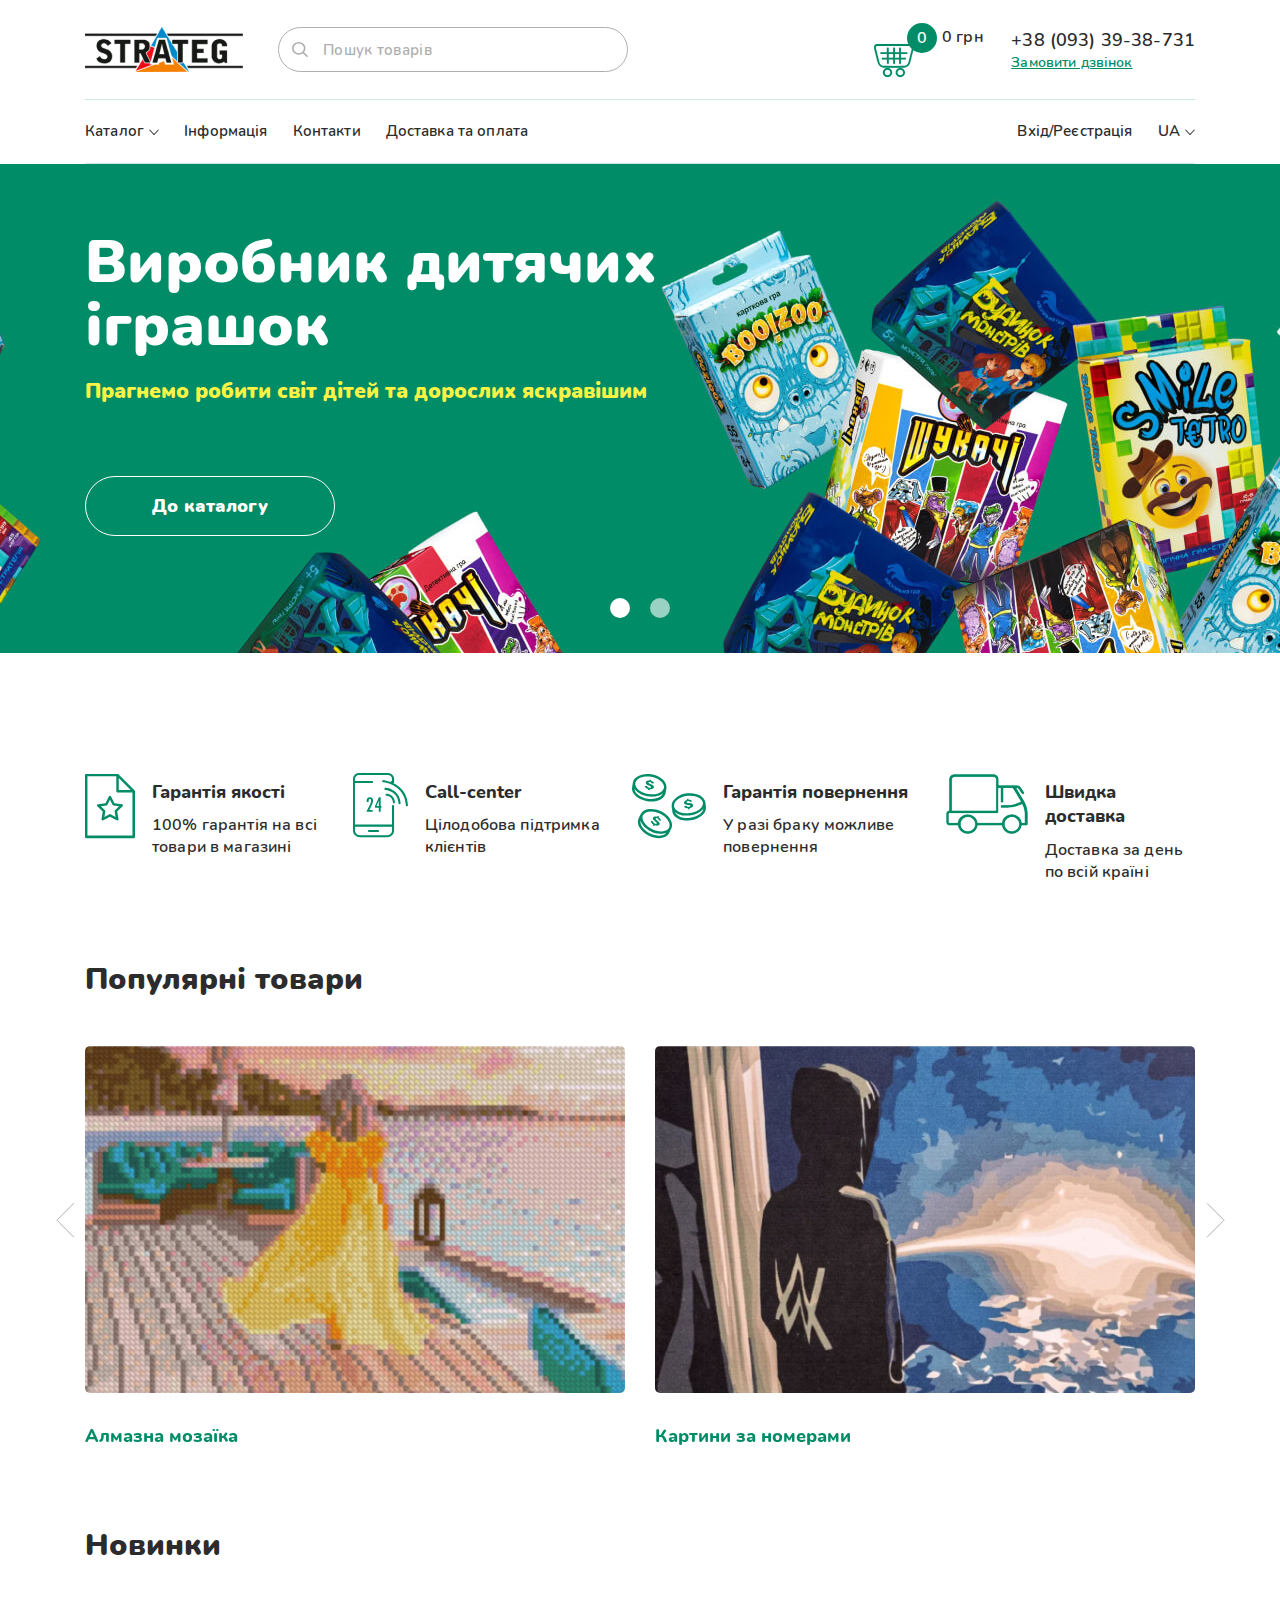
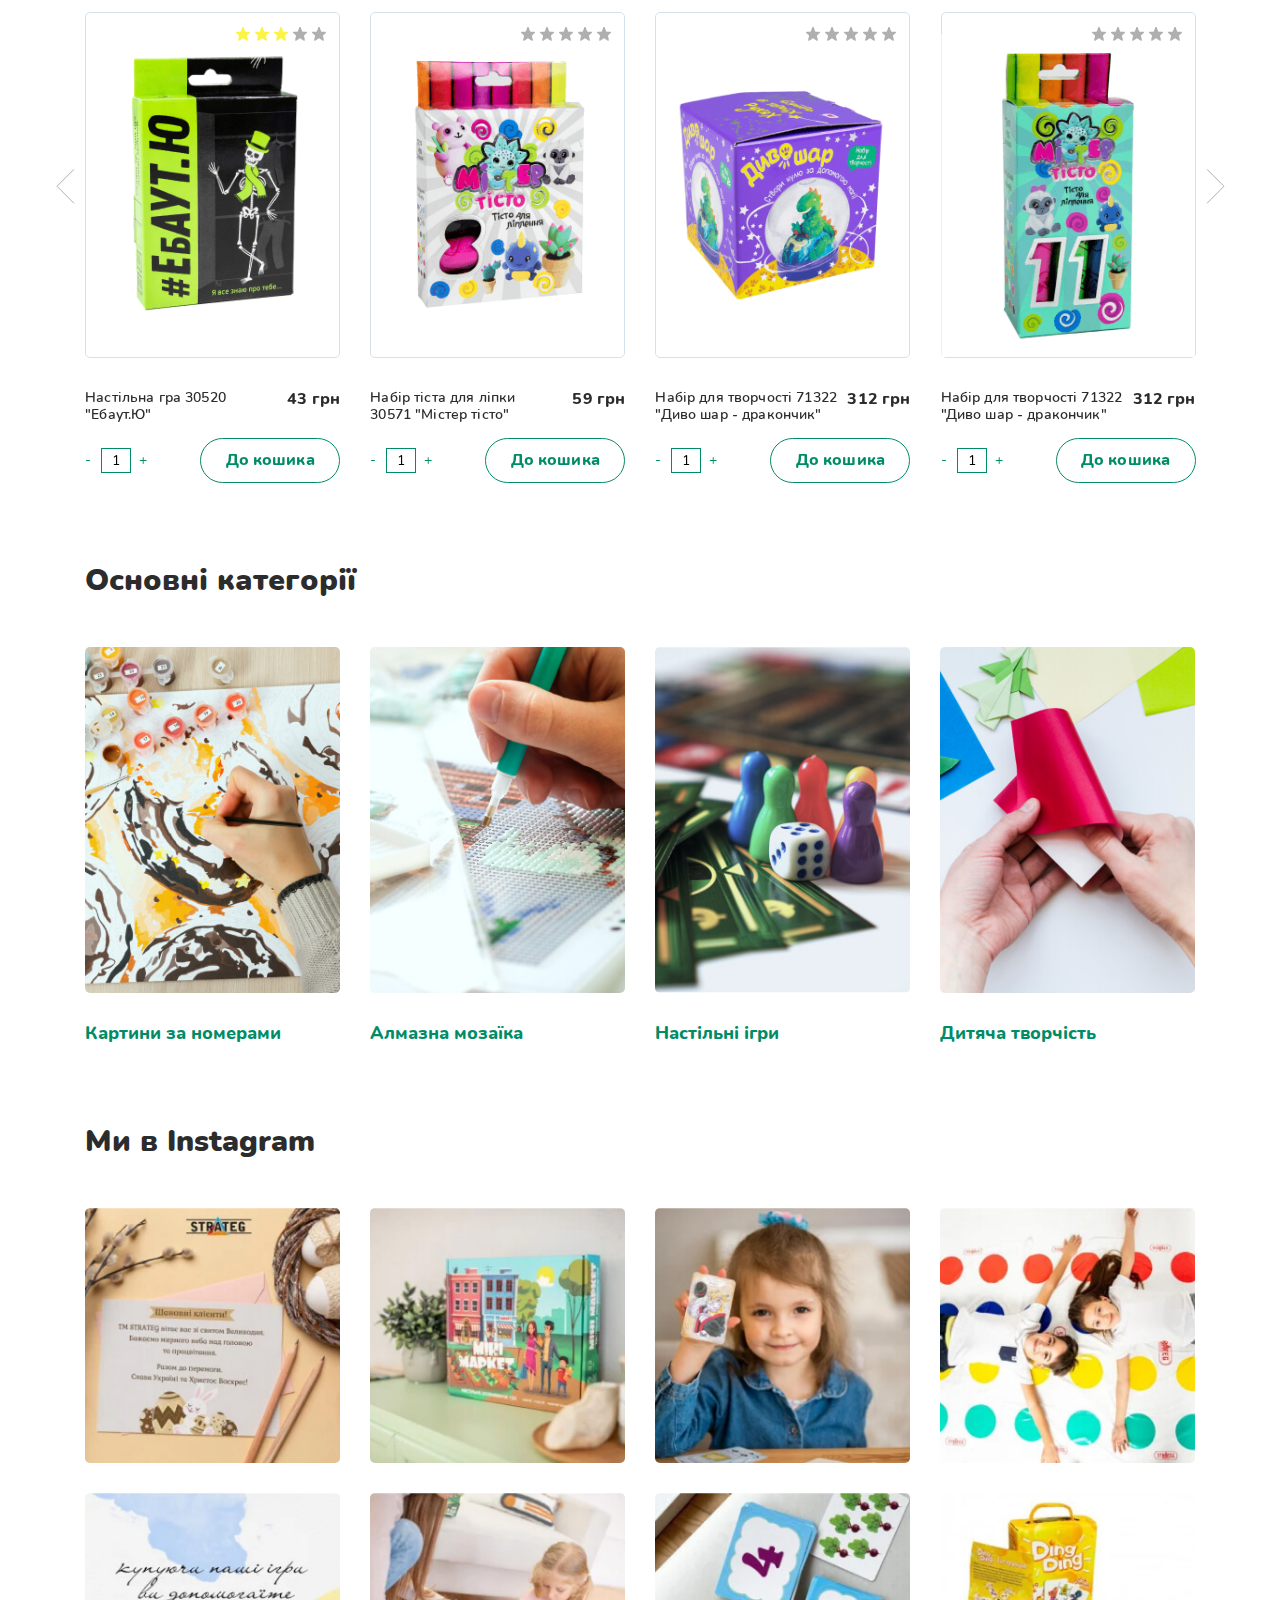
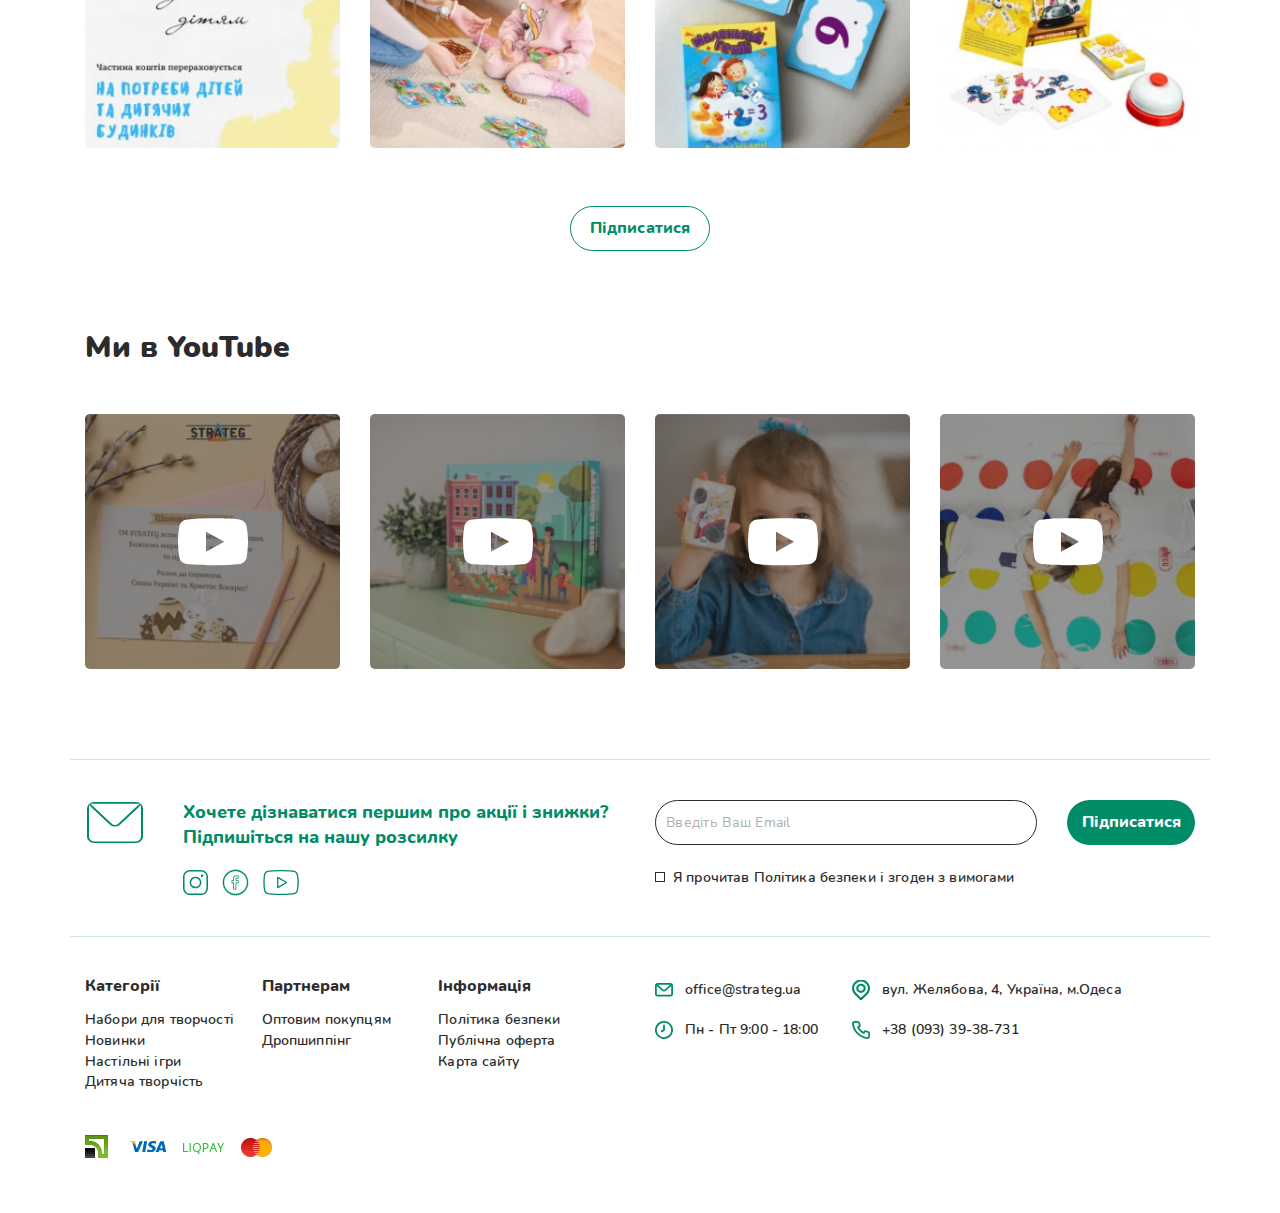
<file: home.html>
<!DOCTYPE html>
<html lang="en">

	<head>
		<meta charset="utf-8">
		<meta name="viewport" content="width=device-width, initial-scale=1, shrink-to-fit=no">
		<meta name="description" content="">
		<meta name="keywords" content="">
		<meta name="robots" content="index, follow, noodp">
		<meta name="googlebot" content="index, follow">
		<meta name="google" content="notranslate">
		<meta name="format-detection" content="telephone=no">
		<meta name="author" content="VitaliyZt">

		<meta property="og:title" content="">
		<meta property="og:type" content="">
		<meta property="og:image" content="">
		<meta property="og:url" content="">
		
		<link rel="stylesheet" type="text/css" href="css/libs.min.css">
<!--		<link rel="stylesheet" href="https://unpkg.com/swiper@8/swiper-bundle.min.css"/>-->
		<link rel="stylesheet" type="text/css" href="css/styles.css">
				
		<title>Strateg</title>
	</head>

	<body>
	<header class="header">
		<div class="container">
			<div class="header__main">
				<div>
					<a href="/" class="header__logo">
						<img src="img/header/Logo.png" alt="">
					</a>
				</div>
				<div>
					<form action="" class="search-form header__search">
						<input class="search-form__input" type="text" placeholder="Пошук товарів" required>
						<button class="search-form__submit" type="submit"></button>
					</form>
				</div>
				<div>
					<a class="popup-with-zoom-anim header__cart" href="#popup-1">
						<span class="header__cart-icon"></span>
						<span class="header__cart-main">
							<span class="header__cart-num">0</span>
							<span class="header__cart-sum">0 грн</span>
						</span>
					</a>
				</div>
				<div>
					<div class="header-phone">
						<a href="tel:+380933938731" class="header-phone__number">+38 (093) 39-38-731</a>
						<a href="#" class="header-phone__call">Замовити дзвінок</a>
					</div>
				</div>
				<div>
					<button class="header__menu-btn">
						<span></span><span></span><span></span>
					</button>
					<ul class="header__btns">
						<li><a class="popup-with-zoom-anim" href="#popup-2"><img src="img/header/icon_1.svg" alt=""></a></li>
						<li><a href="#"><img src="img/header/icon_2.svg" alt=""></a></li>
						<li><a href="#"><img src="img/header/icon_3.svg" alt=""></a></li>
					</ul>
				</div>
			</div>
			<nav class="header__nav">
				<ul class="header__menu">
					<li>
						<a href="#">Каталог</a>
						<span class="header__menu-arrow"></span>
						<ul class="header__submenu">
							<li>
								<a href="#">
									<span class="header__submenu-icon header__submenu-icon_1"></span>
									Набори для творчості
								</a>
								<ul>
									<li>
										<a href="#">
											<span class="header__submenu-icon header__submenu-icon_1"></span>
											Набори для творчості
										</a>
									</li>
									<li>
										<a href="#">
											<span class="header__submenu-icon header__submenu-icon_2"></span>
											Настільні ігри
										</a>
									</li>
									<li>
										<a href="#">
											<span class="header__submenu-icon header__submenu-icon_3"></span>
											Слайми
										</a>
									</li>
								</ul>
							</li>
							<li>
								<a href="#">
									<span class="header__submenu-icon header__submenu-icon_2"></span>
									Настільні ігри
								</a>
							</li>
							<li>
								<a href="#">
									<span class="header__submenu-icon header__submenu-icon_3"></span>
									Слайми
								</a>
							</li>
							<li>
								<a href="#">
									<span class="header__submenu-icon header__submenu-icon_4"></span>
									Дитяча творчість
								</a>
							</li>
							<li>
								<a href="#">
									<span class="header__submenu-icon header__submenu-icon_5"></span>
									Пазли
								</a>
							</li>
							<li>
								<a href="#">
									<span class="header__submenu-icon header__submenu-icon_6"></span>
									Кінетичний пісок
								</a>
							</li>
							<li>
								<a href="#">
									<span class="header__submenu-icon header__submenu-icon_7"></span>
									Спорттовари
								</a>
							</li>
							<li>
								<a href="#">
									<span class="header__submenu-icon header__submenu-icon_8"></span>
									Книги
								</a>
							</li>
						</ul>
					</li>
					<li><a href="#">Інформація</a></li>
					<li><a href="#">Контакти</a></li>
					<li><a href="#">Доставка та оплата</a></li>
					<li><a class="popup-with-zoom-anim" href="#popup-2">Вхід/Реєстрація</a></li>
					<li>
						<a href="#">UA</a>
						<span class="header__menu-arrow"></span>
						<ul class="header__langs">
							<li><a href="#" class="_active">UA</a></li>
							<li><a href="#">EN</a></li>
							<li><a href="#">RU</a></li>
						</ul>
					</li>
				</ul>
			</nav>
		</div>
	</header>
	<main class="main">
		
		

		


<section class="s1">
    <div class="s1__items-wrap">
        <div class="s1__items">

            <div>
                <div class="s1-slide s1__item">
                    <div class="of-img s1-slide__img">
                        <img src="img/1/slide.jpg" alt="">
                    </div>
                    <div class="s1-slide__main">
                        <div class="container">
                            <div class="s1-slide__text">
                                <h2 class="s1-slide__title">Виробник дитячих <br>іграшок</h2>
                                <h3 class="s1-slide__subtitle">Прагнемо робити світ дітей та дорослих яскравішим</h3>
                            </div>
                            <a href="#" class="sbtn s1-slide__btn">До каталогу</a>
                        </div>
                    </div>
                </div>
            </div><div>
                <div class="s1-slide s1__item">
                    <div class="of-img s1-slide__img">
                        <img src="img/1/slide.jpg" alt="">
                    </div>
                    <div class="s1-slide__main">
                        <div class="container">
                            <div class="s1-slide__text">
                                <h2 class="s1-slide__title">Виробник дитячих <br>іграшок</h2>
                                <h3 class="s1-slide__subtitle">Прагнемо робити світ дітей та дорослих яскравішим</h3>
                            </div>
                            <a href="#" class="sbtn s1-slide__btn">До каталогу</a>
                        </div>
                    </div>
                </div>
            </div>

        </div>
    </div>
</section>

<section class="s2">
    <div class="container">
        <ul class="s2__items">
            <li>
                <div class="s2-item">
                    <div class="s2-item__icon">
                        <img src="img/2/1.svg" alt="">
                    </div>
                    <div class="s2-item__text">
                        <h4 class="s2-item__title">Гарантія якості</h4>
                        <p class="s2-item__subtitle">100% гарантія на всі товари в магазині</p>
                    </div>
                </div>
            </li>
            <li>
                <div class="s2-item">
                    <div class="s2-item__icon">
                        <img src="img/2/2.svg" alt="">
                    </div>
                    <div class="s2-item__text">
                        <h4 class="s2-item__title">Call-center</h4>
                        <p class="s2-item__subtitle">Цілодобова підтримка клієнтів</p>
                    </div>
                </div>
            </li>
            <li>
                <div class="s2-item">
                    <div class="s2-item__icon">
                        <img src="img/2/3.svg" alt="">
                    </div>
                    <div class="s2-item__text">
                        <h4 class="s2-item__title">Гарантія повернення</h4>
                        <p class="s2-item__subtitle">У разі браку можливе повернення</p>
                    </div>
                </div>
            </li>
            <li>
                <div class="s2-item">
                    <div class="s2-item__icon">
                        <img src="img/2/4.svg" alt="">
                    </div>
                    <div class="s2-item__text">
                        <h4 class="s2-item__title">Швидка доставка</h4>
                        <p class="s2-item__subtitle">Доставка за день по всій країні</p>
                    </div>
                </div>
            </li>
        </ul>
    </div>
</section>

<section class="s3">
    <div class="container">
        <h3 class="stitle s3__title">Популярні товари</h3>
        <div class="s3__items-wrap">
            <div class="s3__items">
                <div>
                        <div class="s3__items-box">
                            <div class="s3-item">
                                <div class="of-img of-img_a s3-item__img">
                                    <img src="img/3/1.jpg" alt="">
                                </div>
                                <h4 class="s3-item__text">Алмазна мозаїка</h4>
                                <a href="#" class="s3-item__link"></a>
                            </div>
                        </div>
                </div>
                <div>
                    <div class="s3__items-box">
                        <div class="s3-item">
                            <div class="of-img of-img_a s3-item__img">
                                <img src="img/3/2.jpg" alt="">
                            </div>
                            <h4 class="s3-item__text">Картини за номерами</h4>
                            <a href="#" class="s3-item__link"></a>
                        </div>
                    </div>
                </div>
                <div>
                        <div class="s3__items-box">
                            <div class="s3-item">
                                <div class="of-img of-img_a s3-item__img">
                                    <img src="img/3/1.jpg" alt="">
                                </div>
                                <h4 class="s3-item__text">Алмазна мозаїка</h4>
                                <a href="#" class="s3-item__link"></a>
                            </div>
                        </div>
                </div>
                <div>
                    <div class="s3__items-box">
                        <div class="s3-item">
                            <div class="of-img of-img_a s3-item__img">
                                <img src="img/3/2.jpg" alt="">
                            </div>
                            <h4 class="s3-item__text">Картини за номерами</h4>
                            <a href="#" class="s3-item__link"></a>
                        </div>
                    </div>
                </div>
            </div>
        </div>
    </div>
</section>

<section class="s4">
    <div class="container">
        <h3 class="stitle s4__title">Новинки</h3>
        <div class="s4__items-wrap">
            <div class="s4__items">

                <div>
                    <div class="s4__items-box">
                        <div class="sproduct">
                            <div class="sproduct__img-box">
                                <a href="#" class="sproduct__img">
                                    <img src="img/4/1.png" alt="">
                                </a>
                                <ul class="sproduct__btns">
                                    <li><a href="#" class="sproduct__btn sproduct__btn_1"></a></li>
                                    <li><a href="#" class="sproduct__btn sproduct__btn_2"></a></li>
                                    <li><a href="#" class="sproduct__btn sproduct__btn_3"></a></li>
                                </ul>
                                <ul class="stars">
                                    <li class="_active"></li>
                                    <li class="_active"></li>
                                    <li class="_active"></li>
                                    <li></li>
                                    <li></li>
                                </ul>
                            </div>
                            <div class="sproduct__main">
                                <a href="#" class="sproduct__name">Настільна гра 30520 <br>"Ебаут.Ю"</a>
                                <div class="sproduct__price">43 грн</div>


                                <div class="sproduct-num">
                                    <button class="sproduct-num__btn sproduct-num__btn_minus">-</button>
                                    <input class="sproduct-num__input" type="number" value="1" data-max-count="100">
                                    <button class="sproduct-num__btn sproduct-num__btn_plus">+</button>
                                </div>

                                <a href="#popup-1" class="popup-with-zoom-anim sbtn sbtn-1 sproduct__to-cart">До кошика</a>
                            </div>
                        </div>
                    </div>
                </div>
                <div>
                    <div class="s4__items-box">
                        <div class="sproduct">
                            <div class="sproduct__img-box">
                                <a href="#" class="sproduct__img">
                                    <img src="img/4/2.png" alt="">
                                </a>
                                <ul class="sproduct__btns">
                                    <li><a href="#" class="sproduct__btn sproduct__btn_1"></a></li>
                                    <li><a href="#" class="sproduct__btn sproduct__btn_2"></a></li>
                                    <li><a href="#" class="sproduct__btn sproduct__btn_3"></a></li>
                                </ul>
                                <ul class="stars">
                                    <li></li>
                                    <li></li>
                                    <li></li>
                                    <li></li>
                                    <li></li>
                                </ul>
                            </div>
                            <div class="sproduct__main">
                                <a href="#" class="sproduct__name">Набір тіста для ліпки 30571 "Містер тісто"</a>
                                <div class="sproduct__price">59 грн</div>
                                <div class="sproduct-num">
                                    <button class="sproduct-num__btn sproduct-num__btn_minus">-</button>
                                    <input class="sproduct-num__input" type="number" value="1" data-max-count="100">
                                    <button class="sproduct-num__btn sproduct-num__btn_plus">+</button>
                                </div>
                                <a href="#popup-1" class="popup-with-zoom-anim sbtn sbtn-1 sproduct__to-cart">До кошика</a>
                            </div>
                        </div>
                    </div>
                </div>
                <div>
                    <div class="s4__items-box">
                        <div class="sproduct">
                            <div class="sproduct__img-box">
                                <a href="#" class="sproduct__img">
                                    <img src="img/4/3.png" alt="">
                                </a>
                                <ul class="sproduct__btns">
                                    <li><a href="#" class="sproduct__btn sproduct__btn_1"></a></li>
                                    <li><a href="#" class="sproduct__btn sproduct__btn_2"></a></li>
                                    <li><a href="#" class="sproduct__btn sproduct__btn_3"></a></li>
                                </ul>
                                <ul class="stars">
                                    <li></li>
                                    <li></li>
                                    <li></li>
                                    <li></li>
                                    <li></li>
                                </ul>
                            </div>
                            <div class="sproduct__main">
                                <a href="#" class="sproduct__name">Набір для творчості 71322 "Диво шар - дракончик"</a>
                                <div class="sproduct__price">312 грн</div>
                                <div class="sproduct-num">
                                    <button class="sproduct-num__btn sproduct-num__btn_minus">-</button>
                                    <input class="sproduct-num__input" type="number" value="1" data-max-count="100">
                                    <button class="sproduct-num__btn sproduct-num__btn_plus">+</button>
                                </div>
                                <a href="#popup-1" class="popup-with-zoom-anim sbtn sbtn-1 sproduct__to-cart">До кошика</a>
                            </div>
                        </div>
                    </div>
                </div>
                <div>
                    <div class="s4__items-box">
                        <div class="sproduct">
                            <div class="sproduct__img-box">
                                <a href="#" class="sproduct__img">
                                    <img src="img/4/4.png" alt="">
                                </a>
                                <ul class="sproduct__btns">
                                    <li><a href="#" class="sproduct__btn sproduct__btn_1"></a></li>
                                    <li><a href="#" class="sproduct__btn sproduct__btn_2"></a></li>
                                    <li><a href="#" class="sproduct__btn sproduct__btn_3"></a></li>
                                </ul>
                                <ul class="stars">
                                    <li></li>
                                    <li></li>
                                    <li></li>
                                    <li></li>
                                    <li></li>
                                </ul>
                            </div>
                            <div class="sproduct__main">
                                <a href="#" class="sproduct__name">Набір для творчості 71322 "Диво шар - дракончик"</a>
                                <div class="sproduct__price">312 грн</div>
                                <div class="sproduct-num">
                                    <button class="sproduct-num__btn sproduct-num__btn_minus">-</button>
                                    <input class="sproduct-num__input" type="number" value="1" data-max-count="100">
                                    <button class="sproduct-num__btn sproduct-num__btn_plus">+</button>
                                </div>
                                <a href="#popup-1" class="popup-with-zoom-anim sbtn sbtn-1 sproduct__to-cart">До кошика</a>
                            </div>
                        </div>
                    </div>
                </div><div>
                    <div class="s4__items-box">
                        <div class="sproduct">
                            <div class="sproduct__img-box">
                                <a href="#" class="sproduct__img">
                                    <img src="img/4/1.png" alt="">
                                </a>
                                <ul class="sproduct__btns">
                                    <li><a href="#" class="sproduct__btn sproduct__btn_1"></a></li>
                                    <li><a href="#" class="sproduct__btn sproduct__btn_2"></a></li>
                                    <li><a href="#" class="sproduct__btn sproduct__btn_3"></a></li>
                                </ul>
                                <ul class="stars">
                                    <li class="_active"></li>
                                    <li class="_active"></li>
                                    <li class="_active"></li>
                                    <li></li>
                                    <li></li>
                                </ul>
                            </div>
                            <div class="sproduct__main">
                                <a href="#" class="sproduct__name">Настільна гра 30520 <br>"Ебаут.Ю"</a>
                                <div class="sproduct__price">43 грн</div>


                                <div class="sproduct-num">
                                    <button class="sproduct-num__btn sproduct-num__btn_minus">-</button>
                                    <input class="sproduct-num__input" type="number" value="1" data-max-count="100">
                                    <button class="sproduct-num__btn sproduct-num__btn_plus">+</button>
                                </div>

                                <a href="#popup-1" class="popup-with-zoom-anim sbtn sbtn-1 sproduct__to-cart">До кошика</a>
                            </div>
                        </div>
                    </div>
                </div>
                <div>
                    <div class="s4__items-box">
                        <div class="sproduct">
                            <div class="sproduct__img-box">
                                <a href="#" class="sproduct__img">
                                    <img src="img/4/2.png" alt="">
                                </a>
                                <ul class="sproduct__btns">
                                    <li><a href="#" class="sproduct__btn sproduct__btn_1"></a></li>
                                    <li><a href="#" class="sproduct__btn sproduct__btn_2"></a></li>
                                    <li><a href="#" class="sproduct__btn sproduct__btn_3"></a></li>
                                </ul>
                                <ul class="stars">
                                    <li></li>
                                    <li></li>
                                    <li></li>
                                    <li></li>
                                    <li></li>
                                </ul>
                            </div>
                            <div class="sproduct__main">
                                <a href="#" class="sproduct__name">Набір тіста для ліпки 30571 "Містер тісто"</a>
                                <div class="sproduct__price">59 грн</div>
                                <div class="sproduct-num">
                                    <button class="sproduct-num__btn sproduct-num__btn_minus">-</button>
                                    <input class="sproduct-num__input" type="number" value="1" data-max-count="100">
                                    <button class="sproduct-num__btn sproduct-num__btn_plus">+</button>
                                </div>
                                <a href="#popup-1" class="popup-with-zoom-anim sbtn sbtn-1 sproduct__to-cart">До кошика</a>
                            </div>
                        </div>
                    </div>
                </div>
                <div>
                    <div class="s4__items-box">
                        <div class="sproduct">
                            <div class="sproduct__img-box">
                                <a href="#" class="sproduct__img">
                                    <img src="img/4/3.png" alt="">
                                </a>
                                <ul class="sproduct__btns">
                                    <li><a href="#" class="sproduct__btn sproduct__btn_1"></a></li>
                                    <li><a href="#" class="sproduct__btn sproduct__btn_2"></a></li>
                                    <li><a href="#" class="sproduct__btn sproduct__btn_3"></a></li>
                                </ul>
                                <ul class="stars">
                                    <li></li>
                                    <li></li>
                                    <li></li>
                                    <li></li>
                                    <li></li>
                                </ul>
                            </div>
                            <div class="sproduct__main">
                                <a href="#" class="sproduct__name">Набір для творчості 71322 "Диво шар - дракончик"</a>
                                <div class="sproduct__price">312 грн</div>
                                <div class="sproduct-num">
                                    <button class="sproduct-num__btn sproduct-num__btn_minus">-</button>
                                    <input class="sproduct-num__input" type="number" value="1" data-max-count="100">
                                    <button class="sproduct-num__btn sproduct-num__btn_plus">+</button>
                                </div>
                                <a href="#popup-1" class="popup-with-zoom-anim sbtn sbtn-1 sproduct__to-cart">До кошика</a>
                            </div>
                        </div>
                    </div>
                </div>
                <div>
                    <div class="s4__items-box">
                        <div class="sproduct">
                            <div class="sproduct__img-box">
                                <a href="#" class="sproduct__img">
                                    <img src="img/4/4.png" alt="">
                                </a>
                                <ul class="sproduct__btns">
                                    <li><a href="#" class="sproduct__btn sproduct__btn_1"></a></li>
                                    <li><a href="#" class="sproduct__btn sproduct__btn_2"></a></li>
                                    <li><a href="#" class="sproduct__btn sproduct__btn_3"></a></li>
                                </ul>
                                <ul class="stars">
                                    <li></li>
                                    <li></li>
                                    <li></li>
                                    <li></li>
                                    <li></li>
                                </ul>
                            </div>
                            <div class="sproduct__main">
                                <a href="#" class="sproduct__name">Набір для творчості 71322 "Диво шар - дракончик"</a>
                                <div class="sproduct__price">312 грн</div>
                                <div class="sproduct-num">
                                    <button class="sproduct-num__btn sproduct-num__btn_minus">-</button>
                                    <input class="sproduct-num__input" type="number" value="1" data-max-count="100">
                                    <button class="sproduct-num__btn sproduct-num__btn_plus">+</button>
                                </div>
                                <a href="#popup-1" class="popup-with-zoom-anim sbtn sbtn-1 sproduct__to-cart">До кошика</a>
                            </div>
                        </div>
                    </div>
                </div>

            </div>
        </div>
    </div>
</section>

<section class="s5">
    <div class="container">
        <h3 class="stitle s5__title">Основні категорії</h3>
        <ul class="s5__items">
            <li>
                <div class="s5-item">
                    <div class="of-img of-img_a s5-item__img">
                        <img src="img/5/1.jpg" alt="">
                    </div>
                    <h4 class="s5-item__text">Картини за номерами</h4>
                    <a href="#" class="s5-item__link"></a>
                </div>
            </li>
            <li>
                <div class="s5-item">
                    <div class="of-img of-img_a s5-item__img">
                        <img src="img/5/2.jpg" alt="">
                    </div>
                    <h4 class="s5-item__text">Алмазна мозаїка</h4>
                    <a href="#" class="s5-item__link"></a>
                </div>
            </li>
            <li>
                <div class="s5-item">
                    <div class="of-img of-img_a s5-item__img">
                        <img src="img/5/3.jpg" alt="">
                    </div>
                    <h4 class="s5-item__text">Настільні ігри</h4>
                    <a href="#" class="s5-item__link"></a>
                </div>
            </li>
            <li>
                <div class="s5-item">
                    <div class="of-img of-img_a s5-item__img">
                        <img src="img/5/4.jpg" alt="">
                    </div>
                    <h4 class="s5-item__text">Дитяча творчість</h4>
                    <a href="#" class="s5-item__link"></a>
                </div>
            </li>
        </ul>
    </div>
</section>

<section class="s6">
    <div class="container">
        <h3 class="stitle s6__title">Ми в Instagram</h3>
        <ul class="s6__items">
            <li>
                <div class="s6-item">
                    <div class="of-img of-img_a s6-item__img">
                        <img src="img/6/1.jpg" alt="">
                    </div>
                </div>
            </li>
            <li>
                <div class="s6-item">
                    <div class="of-img of-img_a s6-item__img">
                        <img src="img/6/2.jpg" alt="">
                    </div>
                </div>
            </li>
            <li>
                <div class="s6-item">
                    <div class="of-img of-img_a s6-item__img">
                        <img src="img/6/3.jpg" alt="">
                    </div>
                </div>
            </li>
            <li>
                <div class="s6-item">
                    <div class="of-img of-img_a s6-item__img">
                        <img src="img/6/4.jpg" alt="">
                    </div>
                </div>
            </li>
            <li>
                <div class="s6-item">
                    <div class="of-img of-img_a s6-item__img">
                        <img src="img/6/5.jpg" alt="">
                    </div>
                </div>
            </li>
            <li>
                <div class="s6-item">
                    <div class="of-img of-img_a s6-item__img">
                        <img src="img/6/6.jpg" alt="">
                    </div>
                </div>
            </li>
            <li>
                <div class="s6-item">
                    <div class="of-img of-img_a s6-item__img">
                        <img src="img/6/7.jpg" alt="">
                    </div>
                </div>
            </li>
            <li>
                <div class="s6-item">
                    <div class="of-img of-img_a s6-item__img">
                        <img src="img/6/8.jpg" alt="">
                    </div>
                </div>
            </li>
        </ul>
        <a href="#" class="sbtn sbtn-1 s6__subscribe">Підписатися</a>
    </div>
</section>

<section class="s7">
    <div class="container">
        <h3 class="stitle s7__title">Ми в YouTube</h3>
        <ul class="s7__items">
            <li>
                <div class="s7-item">
                    <div class="of-img of-img_a s7-item__img">
                        <img src="img/6/1.jpg" alt="">
                    </div>
                    <a href="#" class="s7-item__yt"></a>
                </div>
            </li>
            <li>
                <div class="s7-item">
                    <div class="of-img of-img_a s7-item__img">
                        <img src="img/6/2.jpg" alt="">
                    </div>
                    <a href="#" class="s7-item__yt"></a>
                </div>
            </li>
            <li>
                <div class="s7-item">
                    <div class="of-img of-img_a s7-item__img">
                        <img src="img/6/3.jpg" alt="">
                    </div>
                    <a href="#" class="s7-item__yt"></a>
                </div>
            </li>
            <li>
                <div class="s7-item">
                    <div class="of-img of-img_a s7-item__img">
                        <img src="img/6/4.jpg" alt="">
                    </div>
                    <a href="#" class="s7-item__yt"></a>
                </div>
            </li>
        </ul>
    </div>
</section>
		






	</main>

	<footer class="footer">
		<div class="container">
			<div class="footer__top">
				<div>
<div class="footer__subscribe">
	<div>
		<div class="footer__subscribe-icon">
			<img src="img/footer/mail.svg" alt="">
		</div>
	</div>
	<div>
		<h4 class="footer__subscribe-text">Хочете дізнаватися першим про акції і знижки? <br>Підпишіться на нашу розсилку</h4>
	</div>
	<div>
		<ul class="footer__subscribe-list">
			<li><a href="#" target="_blank"><img src="img/footer/instagram.svg" alt=""></a></li>
			<li><a href="#" target="_blank"><img src="img/footer/facebook.svg" alt=""></a></li>
			<li><a href="#" target="_blank"><img src="img/footer/youtube.svg" alt=""></a></li>
		</ul>
	</div>
</div>
				</div>
				<div>
					<form action="" class="subscribe-form footer__subscribe-form">
						<input class="subscribe-form__input" type="email" placeholder="Введіть Ваш Email" required>
						<button class="sbtn sbtn-2 subscribe-form__submit" type="submit">Підписатися</button>

						<label class="label-cb subscribe-form__cb">
							<input type="checkbox" required>
							<span></span>
							<span>Я прочитав Політика безпеки і згоден з вимогами</span>
						</label>
					</form>
				</div>
			</div>

			<div class="footer__main">
				<div>
					<div class="footer__blocks">
						<div>
							<h4 class="footer__heading">Категорії</h4>
							<ul class="footer__menu">
								<li><a href="#">Набори для творчості</a></li>
								<li><a href="#">Новинки</a></li>
								<li><a href="#">Настільні ігри</a></li>
								<li><a href="#">Дитяча творчість</a></li>
							</ul>
						</div>
						<div>
							<h4 class="footer__heading">Партнерам</h4>
							<ul class="footer__menu">
								<li><a href="#">Оптовим покупцям</a></li>
								<li><a href="#">Дропшиппінг</a></li>
							</ul>
						</div>
						<div>
							<h4 class="footer__heading">Інформація</h4>
							<ul class="footer__menu">
								<li><a href="#">Політика безпеки</a></li>
								<li><a href="#">Публічна оферта</a></li>
								<li><a href="#">Карта сайту</a></li>
							</ul>
						</div>
					</div>
				</div>
				<div>
<ul class="footer__contacts">
	<li>
		<img src="img/footer/mail_small.svg" alt="">
		<span><a href="mailto:office@strateg.ua" target="_blank">office@strateg.ua</a></span>
	</li>
	<li>
		<img src="img/footer/location.svg" alt="">
		<span>вул. Желябова, 4, Україна, м.Одеса</span>
	</li>
	<li>
		<img src="img/footer/time.svg" alt="">
		<span>Пн - Пт 9:00 - 18:00</span>
	</li>
	<li>
		<img src="img/footer/phone.svg" alt="">
		<span><a href="tel:+380933938731" target="_blank">+38 (093) 39-38-731</a></span>
	</li>
</ul>
				</div>
				<div>
					<ul class="footer__payment">
						<li><img src="img/footer/privatbank.png" alt=""></li>
						<li><img src="img/footer/visa.png" alt=""></li>
						<li><img src="img/footer/liqpay.png" alt=""></li>
						<li><img src="img/footer/mastercard.png" alt=""></li>
					</ul>
				</div>
			</div>
		</div>
	</footer>

	<div class="popups">
		<div class="zoom-anim-dialog mfp-hide popup popup-1" id="popup-1">
			<div class="popup__top"></div>
			<div class="popup__main">
				<div class="pcart">
					<div class="pcart__rows">
						<div>
							<div class="pcart-product">
								<div>
									<div class="of-img of-img_a pcart-product__img">
										<img src="img/pcart/product_img.jpg" alt="">
									</div>
								</div>
								<div>
									<div>
										<a href="#" class="pcart-product__name">Алмазна картина HX215 "Метелик на айстрах", розміром 30х40 см</a>
									</div>
									<div>
										<div>
											<div class="sproduct-num">
												<button class="sproduct-num__btn sproduct-num__btn_minus">-</button>
												<input class="sproduct-num__input" type="number" value="1" data-max-count="100">
												<button class="sproduct-num__btn sproduct-num__btn_plus">+</button>
											</div>
										</div>
										<div>
											<div class="pcart-product__price">370 грн</div>
										</div>
									</div>
									<div>
										<a href="#" class="pcart-product__cancel"></a>
									</div>
								</div>
							</div>
						</div>
					</div>
					<p class="pcart__total">В кошику 2 товарів на суму <span>740грн.</span><br><br>
						<a href="#">Перейти до кошика</a></p>
					<a href="#" class="sbtn sbtn-2 pcart__to-cart">Оформити замовлення</a>


					<div class="buy-oneclick">
						<p class="buy-oneclick__text">Купити в один клік<br><span>Введіть номер телефону і ми передзвонимо</span></p>
						<form action="" class="buy-oneclick__form">
							<input class="pinput buy-oneclick__input" type="tel" placeholder="Номер телефону" required>
							<button class="sbtn sbtn-1 buy-oneclick__submit" type="submit">Купити</button>
						</form>
					</div>





				</div>
			</div>
		</div>

		<div class="zoom-anim-dialog mfp-hide popup popup-2" id="popup-2">
			<div class="popup__top"></div>
			<div class="popup__main">
<form class="penter">
	<div class="penter__row">
		<input class="pinput penter__input" type="email" placeholder="Email" required>
	</div>
	<div class="penter__row">
		<input class="pinput penter__input" type="password" placeholder="Пароль" required>
	</div>
	<p class="penter__links">
		<a href="#">Забули пароль?</a>
		<a href="#">Реєстрація</a>
	</p>
	<button class="sbtn sbtn-2 penter__submit" type="submit">Увійти</button>
</form>
			</div>
		</div>
	</div>
		
		<script src="js/libs.min.js"></script>
<!--		<script src="https://unpkg.com/swiper@8/swiper-bundle.min.js"></script>-->
		<script src="js/scripts.js"></script>
		


	<script>
		//const player_0 = new Plyr('#player_0');//const player_1 = new Plyr('#player_1');//const player_2 = new Plyr('#player_2');//const player_3 = new Plyr('#player_3');//const player_4 = new Plyr('#player_4');//const player_5 = new Plyr('#player_5');
	</script>

	</body>
</html>
</file>
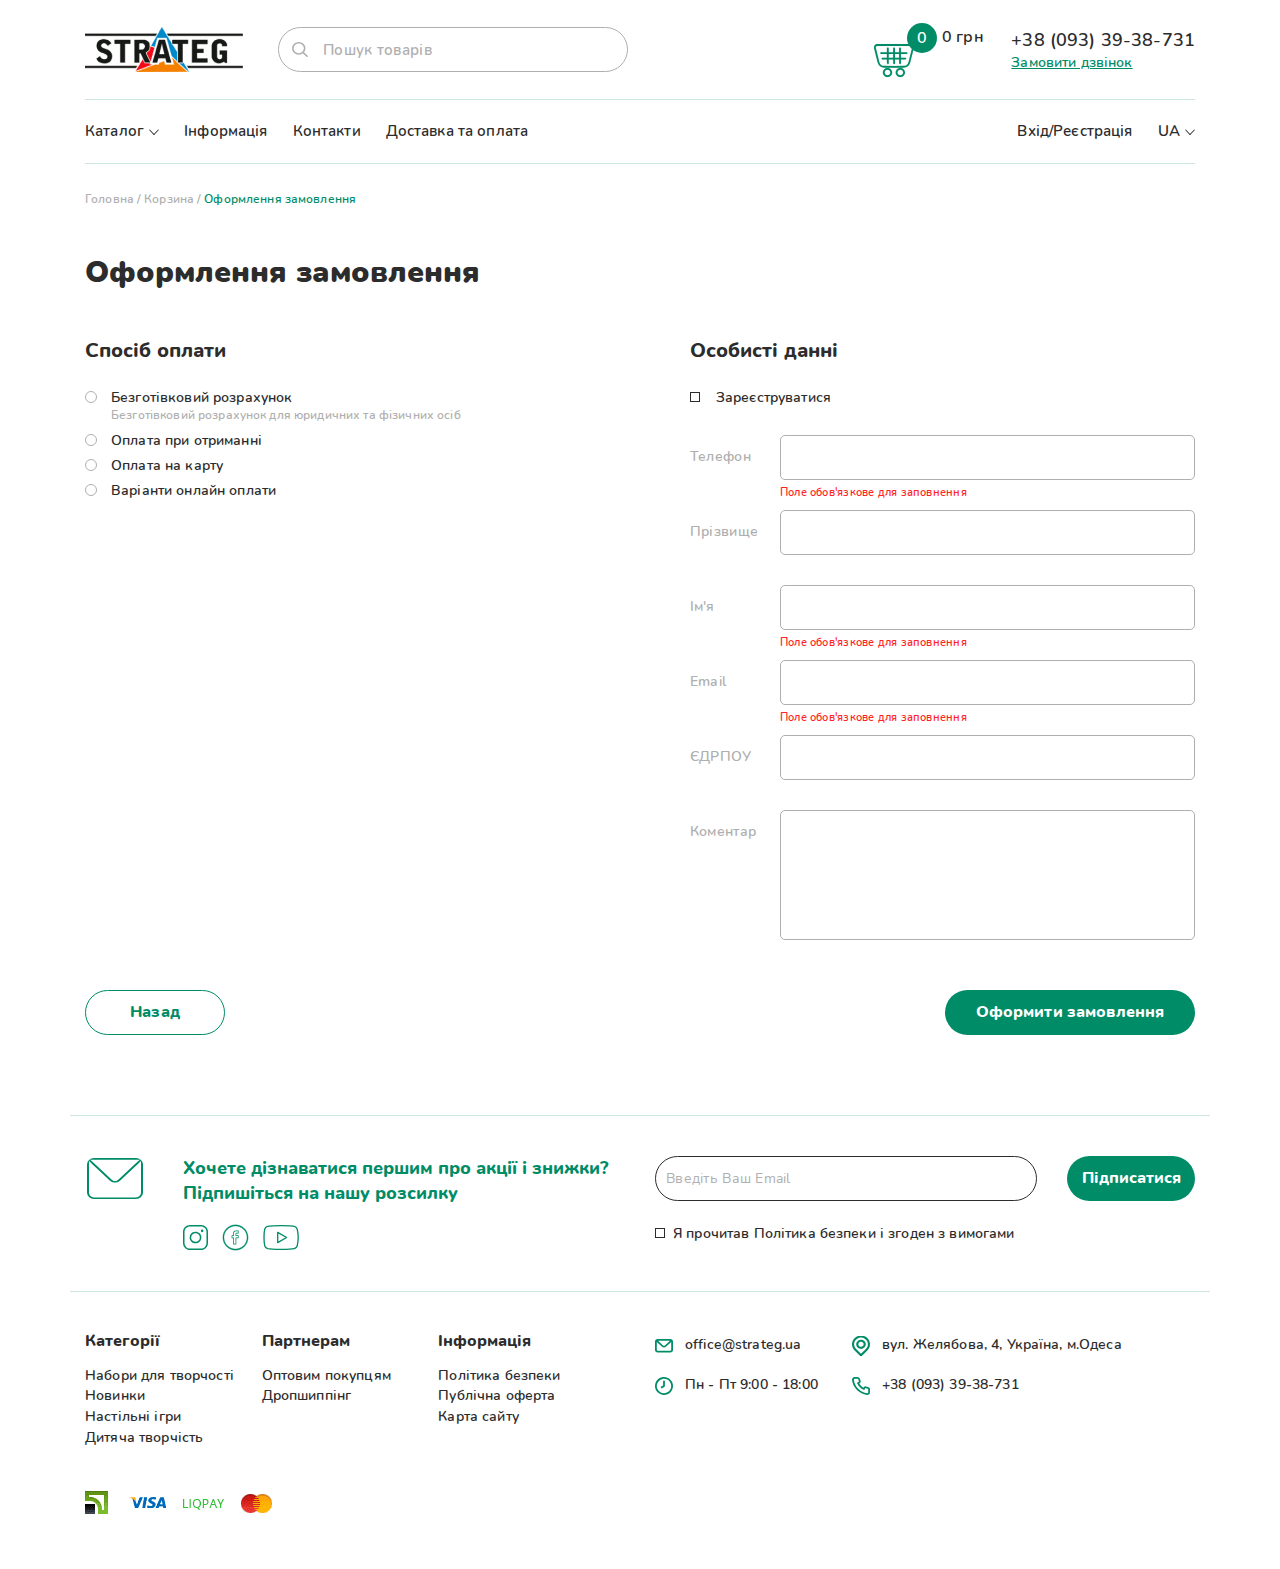
<file: order-2.html>
<!DOCTYPE html>
<html lang="en">

	<head>
		<meta charset="utf-8">
		<meta name="viewport" content="width=device-width, initial-scale=1, shrink-to-fit=no">
		<meta name="description" content="">
		<meta name="keywords" content="">
		<meta name="robots" content="index, follow, noodp">
		<meta name="googlebot" content="index, follow">
		<meta name="google" content="notranslate">
		<meta name="format-detection" content="telephone=no">
		<meta name="author" content="VitaliyZt">

		<meta property="og:title" content="">
		<meta property="og:type" content="">
		<meta property="og:image" content="">
		<meta property="og:url" content="">
		
		<link rel="stylesheet" type="text/css" href="css/libs.min.css">
<!--		<link rel="stylesheet" href="https://unpkg.com/swiper@8/swiper-bundle.min.css"/>-->
		<link rel="stylesheet" type="text/css" href="css/styles.css">
				
		<title>Strateg</title>
	</head>

	<body>
	<header class="header">
		<div class="container">
			<div class="header__main">
				<div>
					<a href="/" class="header__logo">
						<img src="img/header/Logo.png" alt="">
					</a>
				</div>
				<div>
					<form action="" class="search-form header__search">
						<input class="search-form__input" type="text" placeholder="Пошук товарів" required>
						<button class="search-form__submit" type="submit"></button>
					</form>
				</div>
				<div>
					<a class="popup-with-zoom-anim header__cart" href="#popup-1">
						<span class="header__cart-icon"></span>
						<span class="header__cart-main">
							<span class="header__cart-num">0</span>
							<span class="header__cart-sum">0 грн</span>
						</span>
					</a>
				</div>
				<div>
					<div class="header-phone">
						<a href="tel:+380933938731" class="header-phone__number">+38 (093) 39-38-731</a>
						<a href="#" class="header-phone__call">Замовити дзвінок</a>
					</div>
				</div>
				<div>
					<button class="header__menu-btn">
						<span></span><span></span><span></span>
					</button>
					<ul class="header__btns">
						<li><a class="popup-with-zoom-anim" href="#popup-2"><img src="img/header/icon_1.svg" alt=""></a></li>
						<li><a href="#"><img src="img/header/icon_2.svg" alt=""></a></li>
						<li><a href="#"><img src="img/header/icon_3.svg" alt=""></a></li>
					</ul>
				</div>
			</div>
			<nav class="header__nav">
				<ul class="header__menu">
					<li>
						<a href="#">Каталог</a>
						<span class="header__menu-arrow"></span>
						<ul class="header__submenu">
							<li>
								<a href="#">
									<span class="header__submenu-icon header__submenu-icon_1"></span>
									Набори для творчості
								</a>
								<ul>
									<li>
										<a href="#">
											<span class="header__submenu-icon header__submenu-icon_1"></span>
											Набори для творчості
										</a>
									</li>
									<li>
										<a href="#">
											<span class="header__submenu-icon header__submenu-icon_2"></span>
											Настільні ігри
										</a>
									</li>
									<li>
										<a href="#">
											<span class="header__submenu-icon header__submenu-icon_3"></span>
											Слайми
										</a>
									</li>
								</ul>
							</li>
							<li>
								<a href="#">
									<span class="header__submenu-icon header__submenu-icon_2"></span>
									Настільні ігри
								</a>
							</li>
							<li>
								<a href="#">
									<span class="header__submenu-icon header__submenu-icon_3"></span>
									Слайми
								</a>
							</li>
							<li>
								<a href="#">
									<span class="header__submenu-icon header__submenu-icon_4"></span>
									Дитяча творчість
								</a>
							</li>
							<li>
								<a href="#">
									<span class="header__submenu-icon header__submenu-icon_5"></span>
									Пазли
								</a>
							</li>
							<li>
								<a href="#">
									<span class="header__submenu-icon header__submenu-icon_6"></span>
									Кінетичний пісок
								</a>
							</li>
							<li>
								<a href="#">
									<span class="header__submenu-icon header__submenu-icon_7"></span>
									Спорттовари
								</a>
							</li>
							<li>
								<a href="#">
									<span class="header__submenu-icon header__submenu-icon_8"></span>
									Книги
								</a>
							</li>
						</ul>
					</li>
					<li><a href="#">Інформація</a></li>
					<li><a href="#">Контакти</a></li>
					<li><a href="#">Доставка та оплата</a></li>
					<li><a class="popup-with-zoom-anim" href="#popup-2">Вхід/Реєстрація</a></li>
					<li>
						<a href="#">UA</a>
						<span class="header__menu-arrow"></span>
						<ul class="header__langs">
							<li><a href="#" class="_active">UA</a></li>
							<li><a href="#">EN</a></li>
							<li><a href="#">RU</a></li>
						</ul>
					</li>
				</ul>
			</nav>
		</div>
	</header>
	<main class="main">
		

		

<div class="breadcrumbs">
    <div class="container">
        <ul class="breadcrumbs__list">
            <li><a href="#">Головна</a></li>
            <li><a href="#">Корзина</a></li>
            <li><span>Оформлення замовлення</span></li>
        </ul>
    </div>
</div>

<section class="order2">
    <div class="container">
        <h3 class="stitle order2__title">Оформлення замовлення</h3>
       <div class="order2__box">
           <div>
               <h4 class="order__heading">Спосіб оплати</h4>
               <ul class="order2__pay-method">
                   <li>
                       <label class="label-cb order__radio">
                           <input type="radio" name="radio-1">
                           <span></span>
                           <span>Безготівковий розрахунок <br><span>Безготівковий розрахунок для юридичних та фізичних осіб</span>
                           </span>
                       </label>
                   </li>
                   <li>
                       <label class="label-cb order__radio">
                           <input type="radio" name="radio-1">
                           <span></span>
                           <span>Оплата при отриманні</span>
                       </label>
                   </li>
                   <li>
                       <label class="label-cb order__radio">
                           <input type="radio" name="radio-1">
                           <span></span>
                           <span>Оплата на карту</span>
                       </label>
                   </li>
                   <li>
                       <label class="label-cb order__radio">
                           <input type="radio" name="radio-1">
                           <span></span>
                           <span>Варіанти онлайн оплати</span>
                       </label>
                   </li>
               </ul>
           </div>
           <div>
               <h4 class="order__heading">Особисті данні</h4>
               <div class="order2__register">
                   <label class="label-cb order__radio">
                       <input type="checkbox">
                       <span></span>
                       <span>Зареєструватися</span>
                   </label>
               </div>
               <form action="" class="sform">
                   <div class="sform__row">
                       <div>Телефон</div>
                       <div>
                           <input type="tel" required>
                           <p class="sform__hint">Поле обов'язкове для заповнення</p>
                       </div>
                   </div>
                   <div class="sform__row">
                       <div>Прізвище</div>
                       <div>
                           <input type="text">
                       </div>
                   </div>
                   <div class="sform__row">
                       <div>Ім'я</div>
                       <div>
                           <input type="text" required>
                           <p class="sform__hint">Поле обов'язкове для заповнення</p>
                       </div>
                   </div>
                   <div class="sform__row">
                       <div>Email</div>
                       <div>
                           <input type="email" required>
                           <p class="sform__hint">Поле обов'язкове для заповнення</p>
                       </div>
                   </div>
                   <div class="sform__row">
                       <div>ЄДРПОУ</div>
                       <div>
                           <input type="text">
                       </div>
                   </div>
                   <div class="sform__row">
                       <div>Коментар</div>
                       <div>
                           <textarea></textarea>
                       </div>
                   </div>
               </form>
           </div>
       </div>
        <div class="order2__btns">
            <a href="#" class="sbtn sbtn-1 order2__back">Назад</a>
            <a href="#" class="sbtn sbtn-2 order2__next">Оформити замовлення</a>
        </div>
    </div>
</section>











	</main>

	<footer class="footer">
		<div class="container">
			<div class="footer__top">
				<div>
<div class="footer__subscribe">
	<div>
		<div class="footer__subscribe-icon">
			<img src="img/footer/mail.svg" alt="">
		</div>
	</div>
	<div>
		<h4 class="footer__subscribe-text">Хочете дізнаватися першим про акції і знижки? <br>Підпишіться на нашу розсилку</h4>
	</div>
	<div>
		<ul class="footer__subscribe-list">
			<li><a href="#" target="_blank"><img src="img/footer/instagram.svg" alt=""></a></li>
			<li><a href="#" target="_blank"><img src="img/footer/facebook.svg" alt=""></a></li>
			<li><a href="#" target="_blank"><img src="img/footer/youtube.svg" alt=""></a></li>
		</ul>
	</div>
</div>
				</div>
				<div>
					<form action="" class="subscribe-form footer__subscribe-form">
						<input class="subscribe-form__input" type="email" placeholder="Введіть Ваш Email" required>
						<button class="sbtn sbtn-2 subscribe-form__submit" type="submit">Підписатися</button>

						<label class="label-cb subscribe-form__cb">
							<input type="checkbox" required>
							<span></span>
							<span>Я прочитав Політика безпеки і згоден з вимогами</span>
						</label>
					</form>
				</div>
			</div>

			<div class="footer__main">
				<div>
					<div class="footer__blocks">
						<div>
							<h4 class="footer__heading">Категорії</h4>
							<ul class="footer__menu">
								<li><a href="#">Набори для творчості</a></li>
								<li><a href="#">Новинки</a></li>
								<li><a href="#">Настільні ігри</a></li>
								<li><a href="#">Дитяча творчість</a></li>
							</ul>
						</div>
						<div>
							<h4 class="footer__heading">Партнерам</h4>
							<ul class="footer__menu">
								<li><a href="#">Оптовим покупцям</a></li>
								<li><a href="#">Дропшиппінг</a></li>
							</ul>
						</div>
						<div>
							<h4 class="footer__heading">Інформація</h4>
							<ul class="footer__menu">
								<li><a href="#">Політика безпеки</a></li>
								<li><a href="#">Публічна оферта</a></li>
								<li><a href="#">Карта сайту</a></li>
							</ul>
						</div>
					</div>
				</div>
				<div>
<ul class="footer__contacts">
	<li>
		<img src="img/footer/mail_small.svg" alt="">
		<span><a href="mailto:office@strateg.ua" target="_blank">office@strateg.ua</a></span>
	</li>
	<li>
		<img src="img/footer/location.svg" alt="">
		<span>вул. Желябова, 4, Україна, м.Одеса</span>
	</li>
	<li>
		<img src="img/footer/time.svg" alt="">
		<span>Пн - Пт 9:00 - 18:00</span>
	</li>
	<li>
		<img src="img/footer/phone.svg" alt="">
		<span><a href="tel:+380933938731" target="_blank">+38 (093) 39-38-731</a></span>
	</li>
</ul>
				</div>
				<div>
					<ul class="footer__payment">
						<li><img src="img/footer/privatbank.png" alt=""></li>
						<li><img src="img/footer/visa.png" alt=""></li>
						<li><img src="img/footer/liqpay.png" alt=""></li>
						<li><img src="img/footer/mastercard.png" alt=""></li>
					</ul>
				</div>
			</div>
		</div>
	</footer>

	<div class="popups">
		<div class="zoom-anim-dialog mfp-hide popup popup-1" id="popup-1">
			<div class="popup__top"></div>
			<div class="popup__main">
				<div class="pcart">
					<div class="pcart__rows">
						<div>
							<div class="pcart-product">
								<div>
									<div class="of-img of-img_a pcart-product__img">
										<img src="img/pcart/product_img.jpg" alt="">
									</div>
								</div>
								<div>
									<div>
										<a href="#" class="pcart-product__name">Алмазна картина HX215 "Метелик на айстрах", розміром 30х40 см</a>
									</div>
									<div>
										<div>
											<div class="sproduct-num">
												<button class="sproduct-num__btn sproduct-num__btn_minus">-</button>
												<input class="sproduct-num__input" type="number" value="1" data-max-count="100">
												<button class="sproduct-num__btn sproduct-num__btn_plus">+</button>
											</div>
										</div>
										<div>
											<div class="pcart-product__price">370 грн</div>
										</div>
									</div>
									<div>
										<a href="#" class="pcart-product__cancel"></a>
									</div>
								</div>
							</div>
						</div>
					</div>
					<p class="pcart__total">В кошику 2 товарів на суму <span>740грн.</span><br><br>
						<a href="#">Перейти до кошика</a></p>
					<a href="#" class="sbtn sbtn-2 pcart__to-cart">Оформити замовлення</a>


					<div class="buy-oneclick">
						<p class="buy-oneclick__text">Купити в один клік<br><span>Введіть номер телефону і ми передзвонимо</span></p>
						<form action="" class="buy-oneclick__form">
							<input class="pinput buy-oneclick__input" type="tel" placeholder="Номер телефону" required>
							<button class="sbtn sbtn-1 buy-oneclick__submit" type="submit">Купити</button>
						</form>
					</div>





				</div>
			</div>
		</div>

		<div class="zoom-anim-dialog mfp-hide popup popup-2" id="popup-2">
			<div class="popup__top"></div>
			<div class="popup__main">
<form class="penter">
	<div class="penter__row">
		<input class="pinput penter__input" type="email" placeholder="Email" required>
	</div>
	<div class="penter__row">
		<input class="pinput penter__input" type="password" placeholder="Пароль" required>
	</div>
	<p class="penter__links">
		<a href="#">Забули пароль?</a>
		<a href="#">Реєстрація</a>
	</p>
	<button class="sbtn sbtn-2 penter__submit" type="submit">Увійти</button>
</form>
			</div>
		</div>
	</div>
		
		<script src="js/libs.min.js"></script>
<!--		<script src="https://unpkg.com/swiper@8/swiper-bundle.min.js"></script>-->
		<script src="js/scripts.js"></script>
		


	<script>
		//const player_0 = new Plyr('#player_0');//const player_1 = new Plyr('#player_1');//const player_2 = new Plyr('#player_2');//const player_3 = new Plyr('#player_3');//const player_4 = new Plyr('#player_4');//const player_5 = new Plyr('#player_5');
	</script>

	</body>
</html>
</file>
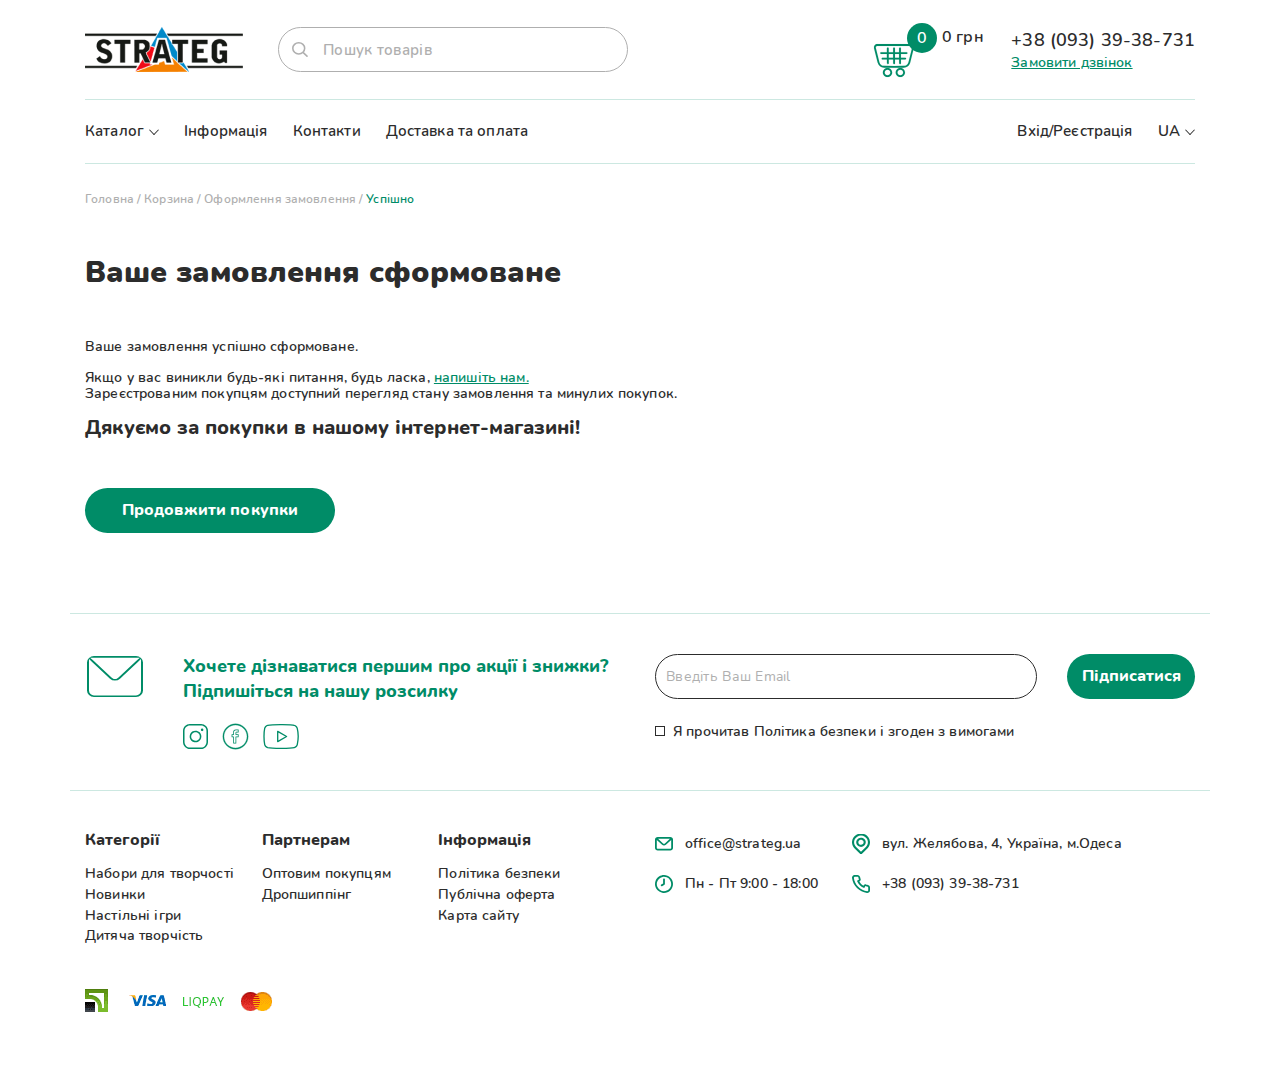
<file: order-3.html>
<!DOCTYPE html>
<html lang="en">

	<head>
		<meta charset="utf-8">
		<meta name="viewport" content="width=device-width, initial-scale=1, shrink-to-fit=no">
		<meta name="description" content="">
		<meta name="keywords" content="">
		<meta name="robots" content="index, follow, noodp">
		<meta name="googlebot" content="index, follow">
		<meta name="google" content="notranslate">
		<meta name="format-detection" content="telephone=no">
		<meta name="author" content="VitaliyZt">

		<meta property="og:title" content="">
		<meta property="og:type" content="">
		<meta property="og:image" content="">
		<meta property="og:url" content="">
		
		<link rel="stylesheet" type="text/css" href="css/libs.min.css">
<!--		<link rel="stylesheet" href="https://unpkg.com/swiper@8/swiper-bundle.min.css"/>-->
		<link rel="stylesheet" type="text/css" href="css/styles.css">
				
		<title>Strateg</title>
	</head>

	<body>
	<header class="header">
		<div class="container">
			<div class="header__main">
				<div>
					<a href="/" class="header__logo">
						<img src="img/header/Logo.png" alt="">
					</a>
				</div>
				<div>
					<form action="" class="search-form header__search">
						<input class="search-form__input" type="text" placeholder="Пошук товарів" required>
						<button class="search-form__submit" type="submit"></button>
					</form>
				</div>
				<div>
					<a class="popup-with-zoom-anim header__cart" href="#popup-1">
						<span class="header__cart-icon"></span>
						<span class="header__cart-main">
							<span class="header__cart-num">0</span>
							<span class="header__cart-sum">0 грн</span>
						</span>
					</a>
				</div>
				<div>
					<div class="header-phone">
						<a href="tel:+380933938731" class="header-phone__number">+38 (093) 39-38-731</a>
						<a href="#" class="header-phone__call">Замовити дзвінок</a>
					</div>
				</div>
				<div>
					<button class="header__menu-btn">
						<span></span><span></span><span></span>
					</button>
					<ul class="header__btns">
						<li><a class="popup-with-zoom-anim" href="#popup-2"><img src="img/header/icon_1.svg" alt=""></a></li>
						<li><a href="#"><img src="img/header/icon_2.svg" alt=""></a></li>
						<li><a href="#"><img src="img/header/icon_3.svg" alt=""></a></li>
					</ul>
				</div>
			</div>
			<nav class="header__nav">
				<ul class="header__menu">
					<li>
						<a href="#">Каталог</a>
						<span class="header__menu-arrow"></span>
						<ul class="header__submenu">
							<li>
								<a href="#">
									<span class="header__submenu-icon header__submenu-icon_1"></span>
									Набори для творчості
								</a>
								<ul>
									<li>
										<a href="#">
											<span class="header__submenu-icon header__submenu-icon_1"></span>
											Набори для творчості
										</a>
									</li>
									<li>
										<a href="#">
											<span class="header__submenu-icon header__submenu-icon_2"></span>
											Настільні ігри
										</a>
									</li>
									<li>
										<a href="#">
											<span class="header__submenu-icon header__submenu-icon_3"></span>
											Слайми
										</a>
									</li>
								</ul>
							</li>
							<li>
								<a href="#">
									<span class="header__submenu-icon header__submenu-icon_2"></span>
									Настільні ігри
								</a>
							</li>
							<li>
								<a href="#">
									<span class="header__submenu-icon header__submenu-icon_3"></span>
									Слайми
								</a>
							</li>
							<li>
								<a href="#">
									<span class="header__submenu-icon header__submenu-icon_4"></span>
									Дитяча творчість
								</a>
							</li>
							<li>
								<a href="#">
									<span class="header__submenu-icon header__submenu-icon_5"></span>
									Пазли
								</a>
							</li>
							<li>
								<a href="#">
									<span class="header__submenu-icon header__submenu-icon_6"></span>
									Кінетичний пісок
								</a>
							</li>
							<li>
								<a href="#">
									<span class="header__submenu-icon header__submenu-icon_7"></span>
									Спорттовари
								</a>
							</li>
							<li>
								<a href="#">
									<span class="header__submenu-icon header__submenu-icon_8"></span>
									Книги
								</a>
							</li>
						</ul>
					</li>
					<li><a href="#">Інформація</a></li>
					<li><a href="#">Контакти</a></li>
					<li><a href="#">Доставка та оплата</a></li>
					<li><a class="popup-with-zoom-anim" href="#popup-2">Вхід/Реєстрація</a></li>
					<li>
						<a href="#">UA</a>
						<span class="header__menu-arrow"></span>
						<ul class="header__langs">
							<li><a href="#" class="_active">UA</a></li>
							<li><a href="#">EN</a></li>
							<li><a href="#">RU</a></li>
						</ul>
					</li>
				</ul>
			</nav>
		</div>
	</header>
	<main class="main">
		

		

<div class="breadcrumbs">
    <div class="container">
        <ul class="breadcrumbs__list">
            <li><a href="#">Головна</a></li>
            <li><a href="#">Корзина</a></li>
            <li><a href="#">Оформлення замовлення</a></li>
            <li><span>Успішно</span></li>
        </ul>
    </div>
</div>

<section class="order3">
    <div class="container">
        <h3 class="stitle order3__title">Ваше замовлення сформоване</h3>
        <div class="stext order3__text">
            <p>Ваше замовлення успішно сформоване.</p>

            <p>Якщо у вас виникли будь-які питання, будь ласка, <a href="#">напишіть нам.</a> <br>
            Зареєстрованим покупцям доступний перегляд стану замовлення та минулих покупок.</p>

            <h4>Дякуємо за покупки в нашому інтернет-магазині!</h4>
        </div>
        <a href="#" class="sbtn sbtn-2 order3__btn">Продовжити покупки</a>
    </div>
</section>











	</main>

	<footer class="footer">
		<div class="container">
			<div class="footer__top">
				<div>
<div class="footer__subscribe">
	<div>
		<div class="footer__subscribe-icon">
			<img src="img/footer/mail.svg" alt="">
		</div>
	</div>
	<div>
		<h4 class="footer__subscribe-text">Хочете дізнаватися першим про акції і знижки? <br>Підпишіться на нашу розсилку</h4>
	</div>
	<div>
		<ul class="footer__subscribe-list">
			<li><a href="#" target="_blank"><img src="img/footer/instagram.svg" alt=""></a></li>
			<li><a href="#" target="_blank"><img src="img/footer/facebook.svg" alt=""></a></li>
			<li><a href="#" target="_blank"><img src="img/footer/youtube.svg" alt=""></a></li>
		</ul>
	</div>
</div>
				</div>
				<div>
					<form action="" class="subscribe-form footer__subscribe-form">
						<input class="subscribe-form__input" type="email" placeholder="Введіть Ваш Email" required>
						<button class="sbtn sbtn-2 subscribe-form__submit" type="submit">Підписатися</button>

						<label class="label-cb subscribe-form__cb">
							<input type="checkbox" required>
							<span></span>
							<span>Я прочитав Політика безпеки і згоден з вимогами</span>
						</label>
					</form>
				</div>
			</div>

			<div class="footer__main">
				<div>
					<div class="footer__blocks">
						<div>
							<h4 class="footer__heading">Категорії</h4>
							<ul class="footer__menu">
								<li><a href="#">Набори для творчості</a></li>
								<li><a href="#">Новинки</a></li>
								<li><a href="#">Настільні ігри</a></li>
								<li><a href="#">Дитяча творчість</a></li>
							</ul>
						</div>
						<div>
							<h4 class="footer__heading">Партнерам</h4>
							<ul class="footer__menu">
								<li><a href="#">Оптовим покупцям</a></li>
								<li><a href="#">Дропшиппінг</a></li>
							</ul>
						</div>
						<div>
							<h4 class="footer__heading">Інформація</h4>
							<ul class="footer__menu">
								<li><a href="#">Політика безпеки</a></li>
								<li><a href="#">Публічна оферта</a></li>
								<li><a href="#">Карта сайту</a></li>
							</ul>
						</div>
					</div>
				</div>
				<div>
<ul class="footer__contacts">
	<li>
		<img src="img/footer/mail_small.svg" alt="">
		<span><a href="mailto:office@strateg.ua" target="_blank">office@strateg.ua</a></span>
	</li>
	<li>
		<img src="img/footer/location.svg" alt="">
		<span>вул. Желябова, 4, Україна, м.Одеса</span>
	</li>
	<li>
		<img src="img/footer/time.svg" alt="">
		<span>Пн - Пт 9:00 - 18:00</span>
	</li>
	<li>
		<img src="img/footer/phone.svg" alt="">
		<span><a href="tel:+380933938731" target="_blank">+38 (093) 39-38-731</a></span>
	</li>
</ul>
				</div>
				<div>
					<ul class="footer__payment">
						<li><img src="img/footer/privatbank.png" alt=""></li>
						<li><img src="img/footer/visa.png" alt=""></li>
						<li><img src="img/footer/liqpay.png" alt=""></li>
						<li><img src="img/footer/mastercard.png" alt=""></li>
					</ul>
				</div>
			</div>
		</div>
	</footer>

	<div class="popups">
		<div class="zoom-anim-dialog mfp-hide popup popup-1" id="popup-1">
			<div class="popup__top"></div>
			<div class="popup__main">
				<div class="pcart">
					<div class="pcart__rows">
						<div>
							<div class="pcart-product">
								<div>
									<div class="of-img of-img_a pcart-product__img">
										<img src="img/pcart/product_img.jpg" alt="">
									</div>
								</div>
								<div>
									<div>
										<a href="#" class="pcart-product__name">Алмазна картина HX215 "Метелик на айстрах", розміром 30х40 см</a>
									</div>
									<div>
										<div>
											<div class="sproduct-num">
												<button class="sproduct-num__btn sproduct-num__btn_minus">-</button>
												<input class="sproduct-num__input" type="number" value="1" data-max-count="100">
												<button class="sproduct-num__btn sproduct-num__btn_plus">+</button>
											</div>
										</div>
										<div>
											<div class="pcart-product__price">370 грн</div>
										</div>
									</div>
									<div>
										<a href="#" class="pcart-product__cancel"></a>
									</div>
								</div>
							</div>
						</div>
					</div>
					<p class="pcart__total">В кошику 2 товарів на суму <span>740грн.</span><br><br>
						<a href="#">Перейти до кошика</a></p>
					<a href="#" class="sbtn sbtn-2 pcart__to-cart">Оформити замовлення</a>


					<div class="buy-oneclick">
						<p class="buy-oneclick__text">Купити в один клік<br><span>Введіть номер телефону і ми передзвонимо</span></p>
						<form action="" class="buy-oneclick__form">
							<input class="pinput buy-oneclick__input" type="tel" placeholder="Номер телефону" required>
							<button class="sbtn sbtn-1 buy-oneclick__submit" type="submit">Купити</button>
						</form>
					</div>





				</div>
			</div>
		</div>

		<div class="zoom-anim-dialog mfp-hide popup popup-2" id="popup-2">
			<div class="popup__top"></div>
			<div class="popup__main">
<form class="penter">
	<div class="penter__row">
		<input class="pinput penter__input" type="email" placeholder="Email" required>
	</div>
	<div class="penter__row">
		<input class="pinput penter__input" type="password" placeholder="Пароль" required>
	</div>
	<p class="penter__links">
		<a href="#">Забули пароль?</a>
		<a href="#">Реєстрація</a>
	</p>
	<button class="sbtn sbtn-2 penter__submit" type="submit">Увійти</button>
</form>
			</div>
		</div>
	</div>
		
		<script src="js/libs.min.js"></script>
<!--		<script src="https://unpkg.com/swiper@8/swiper-bundle.min.js"></script>-->
		<script src="js/scripts.js"></script>
		


	<script>
		//const player_0 = new Plyr('#player_0');//const player_1 = new Plyr('#player_1');//const player_2 = new Plyr('#player_2');//const player_3 = new Plyr('#player_3');//const player_4 = new Plyr('#player_4');//const player_5 = new Plyr('#player_5');
	</script>

	</body>
</html>
</file>
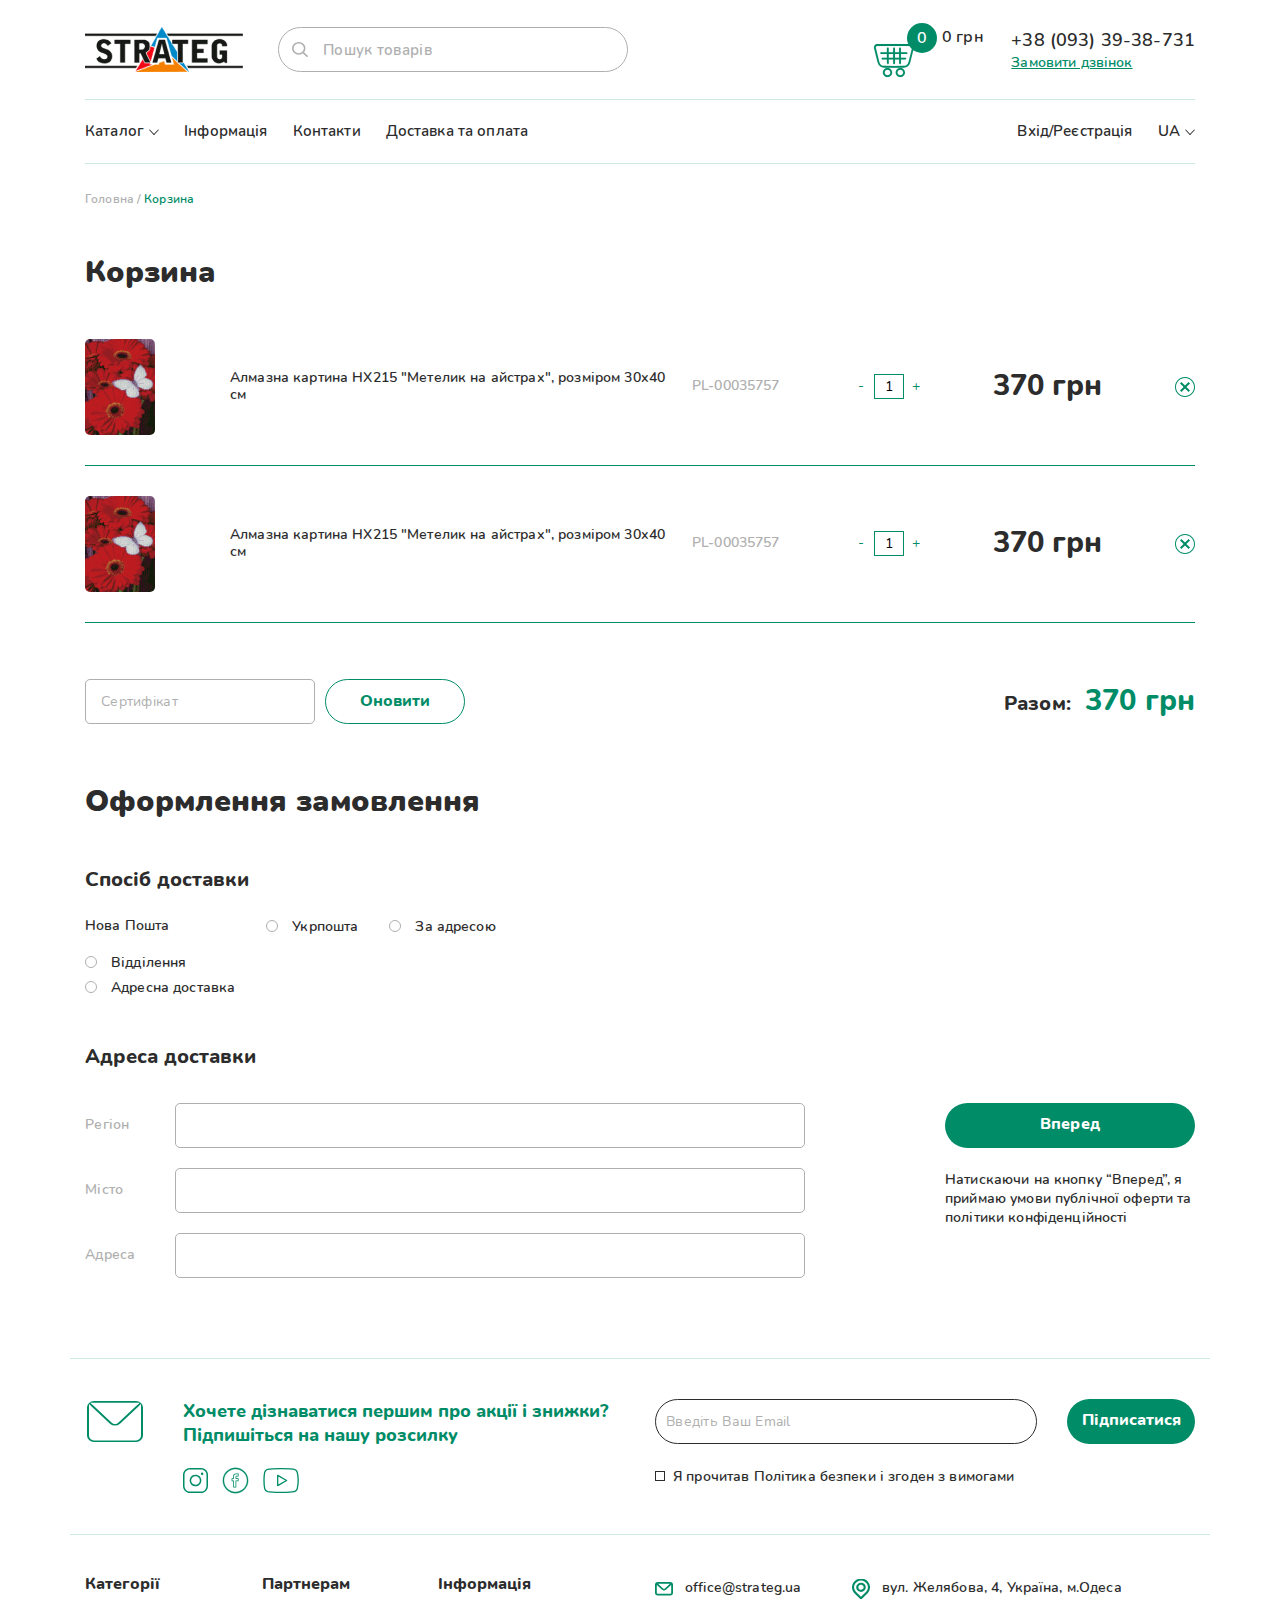
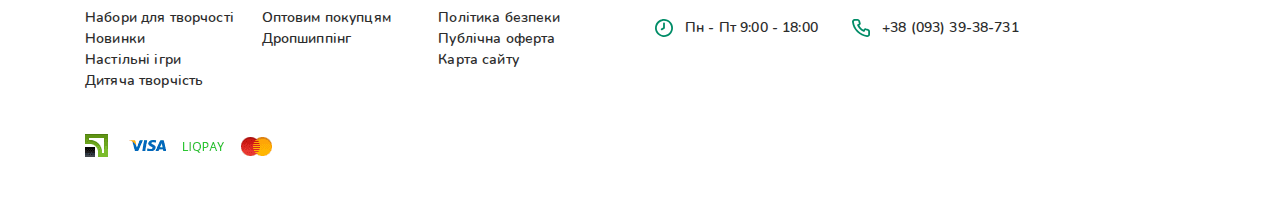
<file: order.html>
<!DOCTYPE html>
<html lang="en">

	<head>
		<meta charset="utf-8">
		<meta name="viewport" content="width=device-width, initial-scale=1, shrink-to-fit=no">
		<meta name="description" content="">
		<meta name="keywords" content="">
		<meta name="robots" content="index, follow, noodp">
		<meta name="googlebot" content="index, follow">
		<meta name="google" content="notranslate">
		<meta name="format-detection" content="telephone=no">
		<meta name="author" content="VitaliyZt">

		<meta property="og:title" content="">
		<meta property="og:type" content="">
		<meta property="og:image" content="">
		<meta property="og:url" content="">
		
		<link rel="stylesheet" type="text/css" href="css/libs.min.css">
<!--		<link rel="stylesheet" href="https://unpkg.com/swiper@8/swiper-bundle.min.css"/>-->
		<link rel="stylesheet" type="text/css" href="css/styles.css">
				
		<title>Strateg</title>
	</head>

	<body>
	<header class="header">
		<div class="container">
			<div class="header__main">
				<div>
					<a href="/" class="header__logo">
						<img src="img/header/Logo.png" alt="">
					</a>
				</div>
				<div>
					<form action="" class="search-form header__search">
						<input class="search-form__input" type="text" placeholder="Пошук товарів" required>
						<button class="search-form__submit" type="submit"></button>
					</form>
				</div>
				<div>
					<a class="popup-with-zoom-anim header__cart" href="#popup-1">
						<span class="header__cart-icon"></span>
						<span class="header__cart-main">
							<span class="header__cart-num">0</span>
							<span class="header__cart-sum">0 грн</span>
						</span>
					</a>
				</div>
				<div>
					<div class="header-phone">
						<a href="tel:+380933938731" class="header-phone__number">+38 (093) 39-38-731</a>
						<a href="#" class="header-phone__call">Замовити дзвінок</a>
					</div>
				</div>
				<div>
					<button class="header__menu-btn">
						<span></span><span></span><span></span>
					</button>
					<ul class="header__btns">
						<li><a class="popup-with-zoom-anim" href="#popup-2"><img src="img/header/icon_1.svg" alt=""></a></li>
						<li><a href="#"><img src="img/header/icon_2.svg" alt=""></a></li>
						<li><a href="#"><img src="img/header/icon_3.svg" alt=""></a></li>
					</ul>
				</div>
			</div>
			<nav class="header__nav">
				<ul class="header__menu">
					<li>
						<a href="#">Каталог</a>
						<span class="header__menu-arrow"></span>
						<ul class="header__submenu">
							<li>
								<a href="#">
									<span class="header__submenu-icon header__submenu-icon_1"></span>
									Набори для творчості
								</a>
								<ul>
									<li>
										<a href="#">
											<span class="header__submenu-icon header__submenu-icon_1"></span>
											Набори для творчості
										</a>
									</li>
									<li>
										<a href="#">
											<span class="header__submenu-icon header__submenu-icon_2"></span>
											Настільні ігри
										</a>
									</li>
									<li>
										<a href="#">
											<span class="header__submenu-icon header__submenu-icon_3"></span>
											Слайми
										</a>
									</li>
								</ul>
							</li>
							<li>
								<a href="#">
									<span class="header__submenu-icon header__submenu-icon_2"></span>
									Настільні ігри
								</a>
							</li>
							<li>
								<a href="#">
									<span class="header__submenu-icon header__submenu-icon_3"></span>
									Слайми
								</a>
							</li>
							<li>
								<a href="#">
									<span class="header__submenu-icon header__submenu-icon_4"></span>
									Дитяча творчість
								</a>
							</li>
							<li>
								<a href="#">
									<span class="header__submenu-icon header__submenu-icon_5"></span>
									Пазли
								</a>
							</li>
							<li>
								<a href="#">
									<span class="header__submenu-icon header__submenu-icon_6"></span>
									Кінетичний пісок
								</a>
							</li>
							<li>
								<a href="#">
									<span class="header__submenu-icon header__submenu-icon_7"></span>
									Спорттовари
								</a>
							</li>
							<li>
								<a href="#">
									<span class="header__submenu-icon header__submenu-icon_8"></span>
									Книги
								</a>
							</li>
						</ul>
					</li>
					<li><a href="#">Інформація</a></li>
					<li><a href="#">Контакти</a></li>
					<li><a href="#">Доставка та оплата</a></li>
					<li><a class="popup-with-zoom-anim" href="#popup-2">Вхід/Реєстрація</a></li>
					<li>
						<a href="#">UA</a>
						<span class="header__menu-arrow"></span>
						<ul class="header__langs">
							<li><a href="#" class="_active">UA</a></li>
							<li><a href="#">EN</a></li>
							<li><a href="#">RU</a></li>
						</ul>
					</li>
				</ul>
			</nav>
		</div>
	</header>
	<main class="main">
		

		

<div class="breadcrumbs">
    <div class="container">
        <ul class="breadcrumbs__list">
            <li><a href="#">Головна</a></li>
            <li><span>Корзина</span></li>
        </ul>
    </div>
</div>

<section class="cart">
    <div class="container">
        <h3 class="stitle cart__title">Корзина</h3>
        <ul class="cart__products">
            <li>
                <div class="pcart-product pcart-product_2">
                    <div>
                        <div class="of-img of-img_a pcart-product__img">
                            <img src="img/pcart/product_img.jpg" alt="" draggable="false">
                        </div>
                    </div>
                    <div>
                        <div>
                            <a href="#" class="pcart-product__name" draggable="false">Алмазна картина HX215 "Метелик на айстрах", розміром 30х40 см</a>
                            <span class="pcart-product__code">PL-00035757</span>
                        </div>
                        <div>
                            <div>
                                <div class="sproduct-num">
                                    <button class="sproduct-num__btn sproduct-num__btn_minus">-</button>
                                    <input class="sproduct-num__input" type="number" value="1" data-max-count="100">
                                    <button class="sproduct-num__btn sproduct-num__btn_plus">+</button>
                                </div>
                            </div>
                            <div>
                                <div class="pcart-product__price">370 грн</div>
                            </div>
                        </div>
                        <div>
                            <a href="#" class="pcart-product__cancel" draggable="false"></a>
                        </div>
                    </div>
                </div>
            </li><li>
                <div class="pcart-product pcart-product_2">
                    <div>
                        <div class="of-img of-img_a pcart-product__img">
                            <img src="img/pcart/product_img.jpg" alt="" draggable="false">
                        </div>
                    </div>
                    <div>
                        <div>
                            <a href="#" class="pcart-product__name" draggable="false">Алмазна картина HX215 "Метелик на айстрах", розміром 30х40 см</a>
                            <span class="pcart-product__code">PL-00035757</span>
                        </div>
                        <div>
                            <div>
                                <div class="sproduct-num">
                                    <button class="sproduct-num__btn sproduct-num__btn_minus">-</button>
                                    <input class="sproduct-num__input" type="number" value="1" data-max-count="100">
                                    <button class="sproduct-num__btn sproduct-num__btn_plus">+</button>
                                </div>
                            </div>
                            <div>
                                <div class="pcart-product__price">370 грн</div>
                            </div>
                        </div>
                        <div>
                            <a href="#" class="pcart-product__cancel" draggable="false"></a>
                        </div>
                    </div>
                </div>
            </li>
        </ul>
        <div class="cart__row-1">
                <form action="" class="cart__sert">
                    <input type="text" class="pinput cart__sert-input" placeholder="Сертифікат">
                    <button class="sbtn sbtn-1 cart__sert-submit" type="submit">Оновити</button>
                </form>
                <p class="cart__total">Разом: <span>370 грн</span></p>
        </div>
    </div>
</section>
<section class="order1">
    <div class="container">
        <h3 class="stitle order1__title">Оформлення замовлення</h3>
        <h4 class="order__heading">Спосіб доставки</h4>
        <ul class="order1__delivery">
            <li>
                <p>Нова Пошта</p>
                <label class="label-cb order__radio">
                    <input type="radio" name="radio-1">
                    <span></span>
                    <span>Відділення</span>
                </label>
                <label class="label-cb order__radio">
                    <input type="radio" name="radio-1">
                    <span></span>
                    <span>Адресна доставка</span>
                </label>
            </li>
            <li>
                <label class="label-cb order__radio">
                    <input type="radio" name="radio-1">
                    <span></span>
                    <span>Укрпошта</span>
                </label>
            </li>
            <li>
                <label class="label-cb order__radio">
                    <input type="radio" name="radio-1">
                    <span></span>
                    <span>За адресою</span>
                </label>
            </li>
        </ul>
        <h4 class="order__heading">Адреса доставки</h4>
        <div class="order1__address">
            <div>
                <div class="sform">
                    <div class="sform__row">
                        <div>Регіон</div>
                        <div>
                            <input type="text">
                        </div>
                    </div>
                    <div class="sform__row">
                        <div>Місто</div>
                        <div>
                            <input type="text">
                        </div>
                    </div>
                    <div class="sform__row">
                        <div>Адреса</div>
                        <div>
                            <input type="text">
                        </div>
                    </div>
                </div>
            </div>
            <div>
                <a href="#" class="sbtn sbtn-2 order1__address-next">Вперед</a>
                <p class="order1__address-text">Натискаючи на кнопку “Вперед”,
                    я приймаю умови публічної оферти та політики конфіденційності</p>
            </div>
        </div>
    </div>
</section>











	</main>

	<footer class="footer">
		<div class="container">
			<div class="footer__top">
				<div>
<div class="footer__subscribe">
	<div>
		<div class="footer__subscribe-icon">
			<img src="img/footer/mail.svg" alt="">
		</div>
	</div>
	<div>
		<h4 class="footer__subscribe-text">Хочете дізнаватися першим про акції і знижки? <br>Підпишіться на нашу розсилку</h4>
	</div>
	<div>
		<ul class="footer__subscribe-list">
			<li><a href="#" target="_blank"><img src="img/footer/instagram.svg" alt=""></a></li>
			<li><a href="#" target="_blank"><img src="img/footer/facebook.svg" alt=""></a></li>
			<li><a href="#" target="_blank"><img src="img/footer/youtube.svg" alt=""></a></li>
		</ul>
	</div>
</div>
				</div>
				<div>
					<form action="" class="subscribe-form footer__subscribe-form">
						<input class="subscribe-form__input" type="email" placeholder="Введіть Ваш Email" required>
						<button class="sbtn sbtn-2 subscribe-form__submit" type="submit">Підписатися</button>

						<label class="label-cb subscribe-form__cb">
							<input type="checkbox" required>
							<span></span>
							<span>Я прочитав Політика безпеки і згоден з вимогами</span>
						</label>
					</form>
				</div>
			</div>

			<div class="footer__main">
				<div>
					<div class="footer__blocks">
						<div>
							<h4 class="footer__heading">Категорії</h4>
							<ul class="footer__menu">
								<li><a href="#">Набори для творчості</a></li>
								<li><a href="#">Новинки</a></li>
								<li><a href="#">Настільні ігри</a></li>
								<li><a href="#">Дитяча творчість</a></li>
							</ul>
						</div>
						<div>
							<h4 class="footer__heading">Партнерам</h4>
							<ul class="footer__menu">
								<li><a href="#">Оптовим покупцям</a></li>
								<li><a href="#">Дропшиппінг</a></li>
							</ul>
						</div>
						<div>
							<h4 class="footer__heading">Інформація</h4>
							<ul class="footer__menu">
								<li><a href="#">Політика безпеки</a></li>
								<li><a href="#">Публічна оферта</a></li>
								<li><a href="#">Карта сайту</a></li>
							</ul>
						</div>
					</div>
				</div>
				<div>
<ul class="footer__contacts">
	<li>
		<img src="img/footer/mail_small.svg" alt="">
		<span><a href="mailto:office@strateg.ua" target="_blank">office@strateg.ua</a></span>
	</li>
	<li>
		<img src="img/footer/location.svg" alt="">
		<span>вул. Желябова, 4, Україна, м.Одеса</span>
	</li>
	<li>
		<img src="img/footer/time.svg" alt="">
		<span>Пн - Пт 9:00 - 18:00</span>
	</li>
	<li>
		<img src="img/footer/phone.svg" alt="">
		<span><a href="tel:+380933938731" target="_blank">+38 (093) 39-38-731</a></span>
	</li>
</ul>
				</div>
				<div>
					<ul class="footer__payment">
						<li><img src="img/footer/privatbank.png" alt=""></li>
						<li><img src="img/footer/visa.png" alt=""></li>
						<li><img src="img/footer/liqpay.png" alt=""></li>
						<li><img src="img/footer/mastercard.png" alt=""></li>
					</ul>
				</div>
			</div>
		</div>
	</footer>

	<div class="popups">
		<div class="zoom-anim-dialog mfp-hide popup popup-1" id="popup-1">
			<div class="popup__top"></div>
			<div class="popup__main">
				<div class="pcart">
					<div class="pcart__rows">
						<div>
							<div class="pcart-product">
								<div>
									<div class="of-img of-img_a pcart-product__img">
										<img src="img/pcart/product_img.jpg" alt="">
									</div>
								</div>
								<div>
									<div>
										<a href="#" class="pcart-product__name">Алмазна картина HX215 "Метелик на айстрах", розміром 30х40 см</a>
									</div>
									<div>
										<div>
											<div class="sproduct-num">
												<button class="sproduct-num__btn sproduct-num__btn_minus">-</button>
												<input class="sproduct-num__input" type="number" value="1" data-max-count="100">
												<button class="sproduct-num__btn sproduct-num__btn_plus">+</button>
											</div>
										</div>
										<div>
											<div class="pcart-product__price">370 грн</div>
										</div>
									</div>
									<div>
										<a href="#" class="pcart-product__cancel"></a>
									</div>
								</div>
							</div>
						</div>
					</div>
					<p class="pcart__total">В кошику 2 товарів на суму <span>740грн.</span><br><br>
						<a href="#">Перейти до кошика</a></p>
					<a href="#" class="sbtn sbtn-2 pcart__to-cart">Оформити замовлення</a>


					<div class="buy-oneclick">
						<p class="buy-oneclick__text">Купити в один клік<br><span>Введіть номер телефону і ми передзвонимо</span></p>
						<form action="" class="buy-oneclick__form">
							<input class="pinput buy-oneclick__input" type="tel" placeholder="Номер телефону" required>
							<button class="sbtn sbtn-1 buy-oneclick__submit" type="submit">Купити</button>
						</form>
					</div>





				</div>
			</div>
		</div>

		<div class="zoom-anim-dialog mfp-hide popup popup-2" id="popup-2">
			<div class="popup__top"></div>
			<div class="popup__main">
<form class="penter">
	<div class="penter__row">
		<input class="pinput penter__input" type="email" placeholder="Email" required>
	</div>
	<div class="penter__row">
		<input class="pinput penter__input" type="password" placeholder="Пароль" required>
	</div>
	<p class="penter__links">
		<a href="#">Забули пароль?</a>
		<a href="#">Реєстрація</a>
	</p>
	<button class="sbtn sbtn-2 penter__submit" type="submit">Увійти</button>
</form>
			</div>
		</div>
	</div>
		
		<script src="js/libs.min.js"></script>
<!--		<script src="https://unpkg.com/swiper@8/swiper-bundle.min.js"></script>-->
		<script src="js/scripts.js"></script>
		


	<script>
		//const player_0 = new Plyr('#player_0');//const player_1 = new Plyr('#player_1');//const player_2 = new Plyr('#player_2');//const player_3 = new Plyr('#player_3');//const player_4 = new Plyr('#player_4');//const player_5 = new Plyr('#player_5');
	</script>

	</body>
</html>
</file>
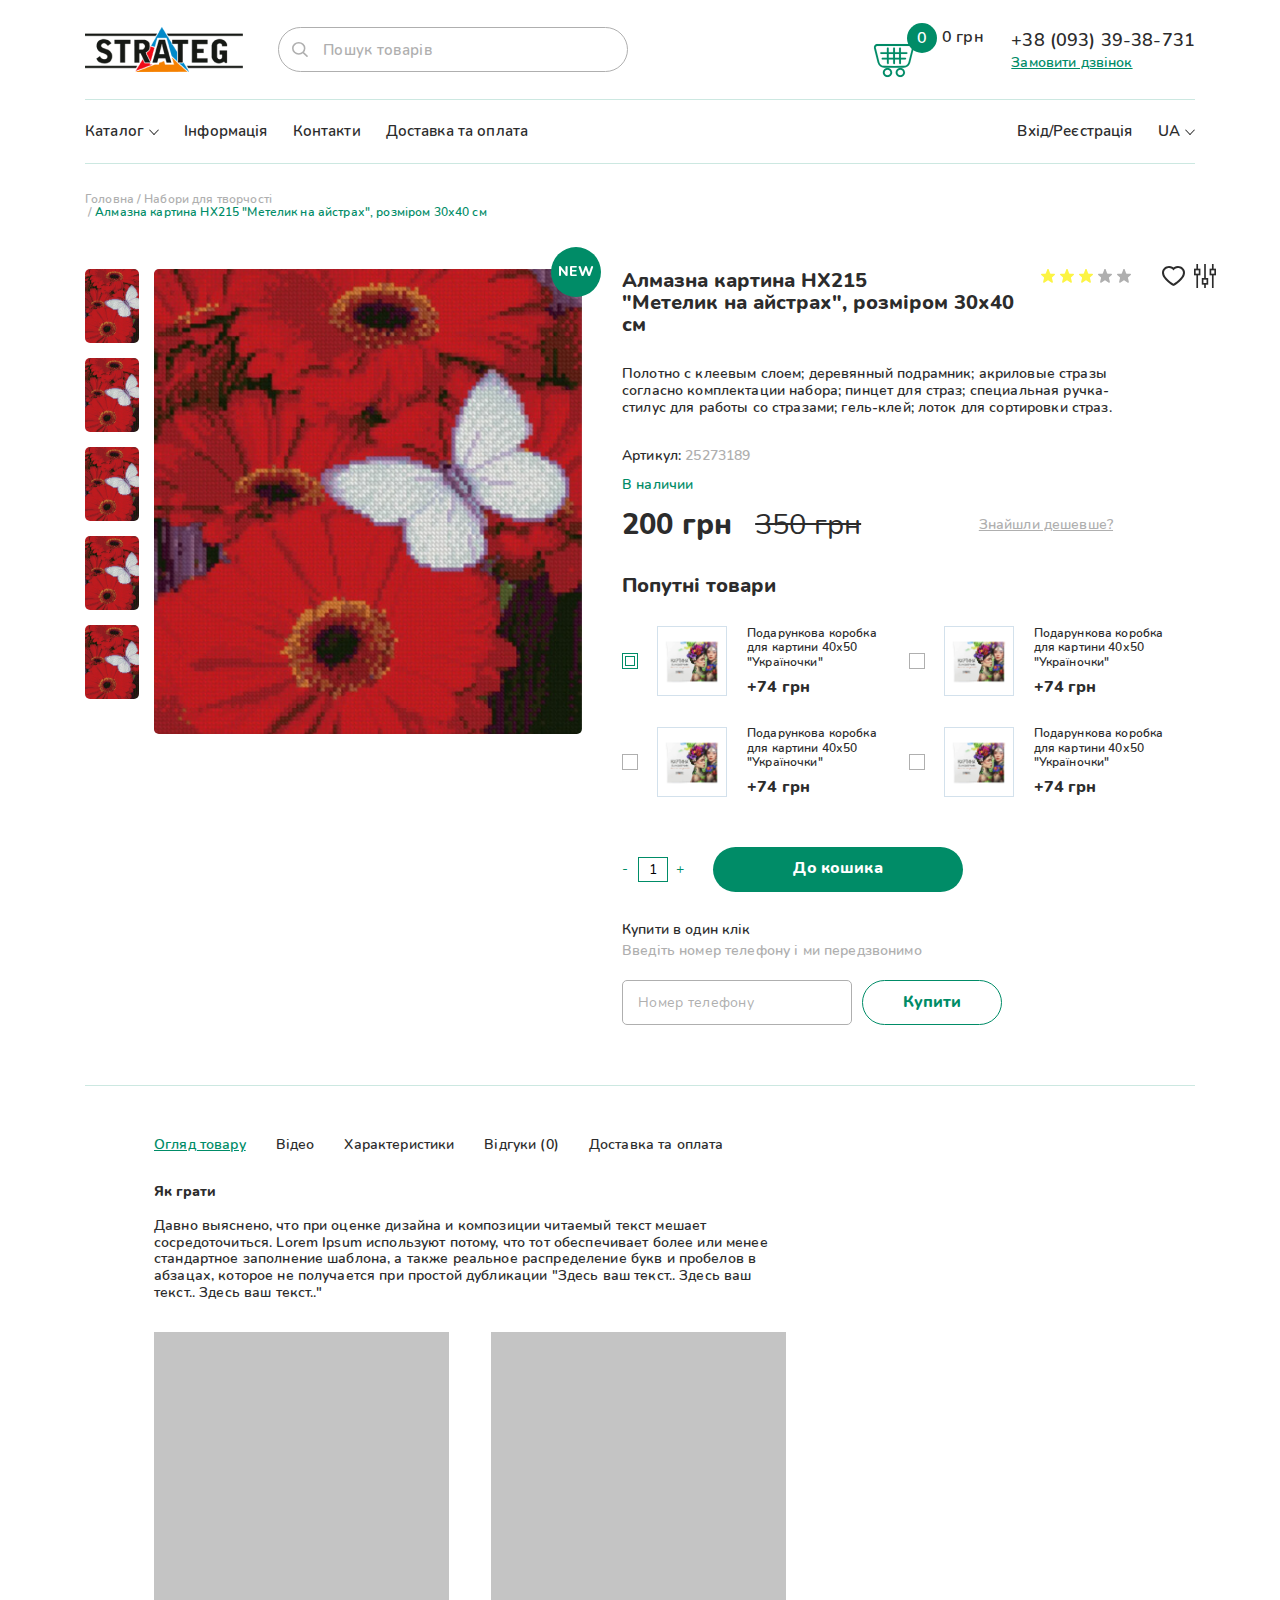
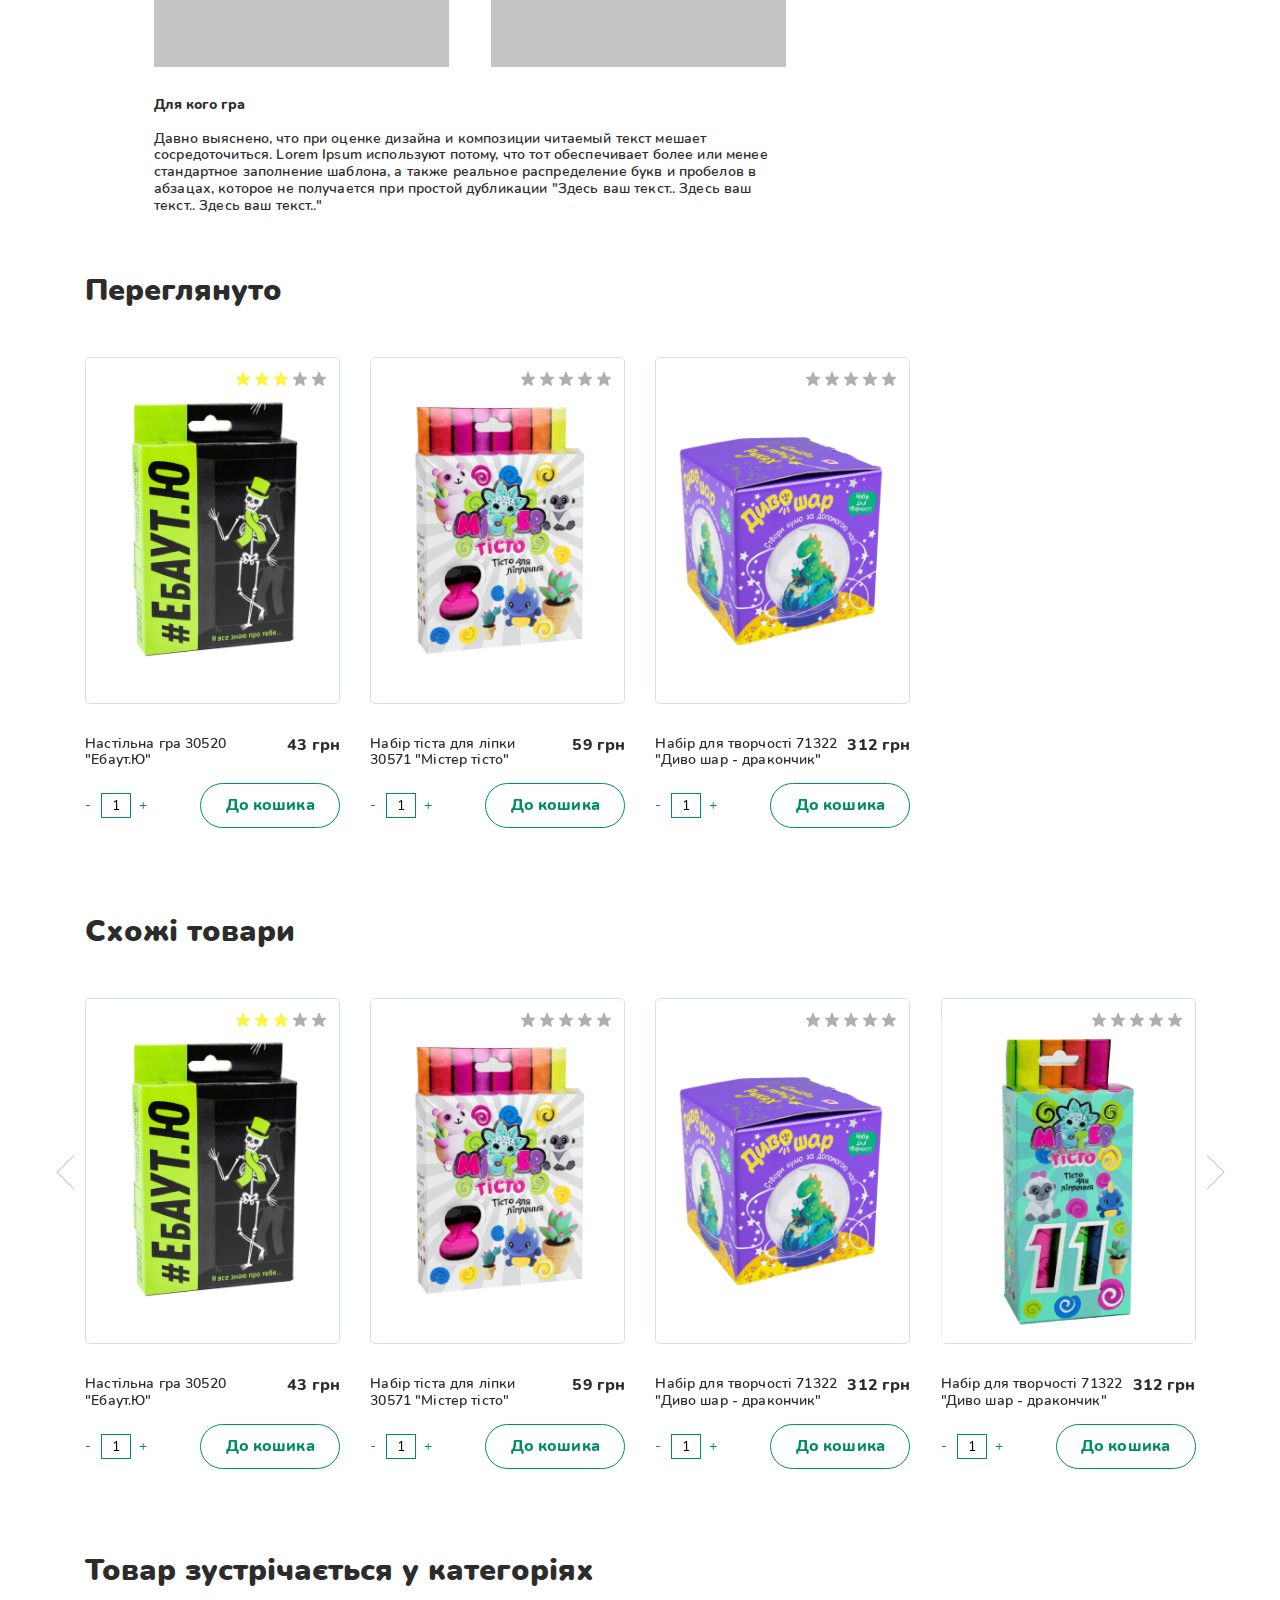
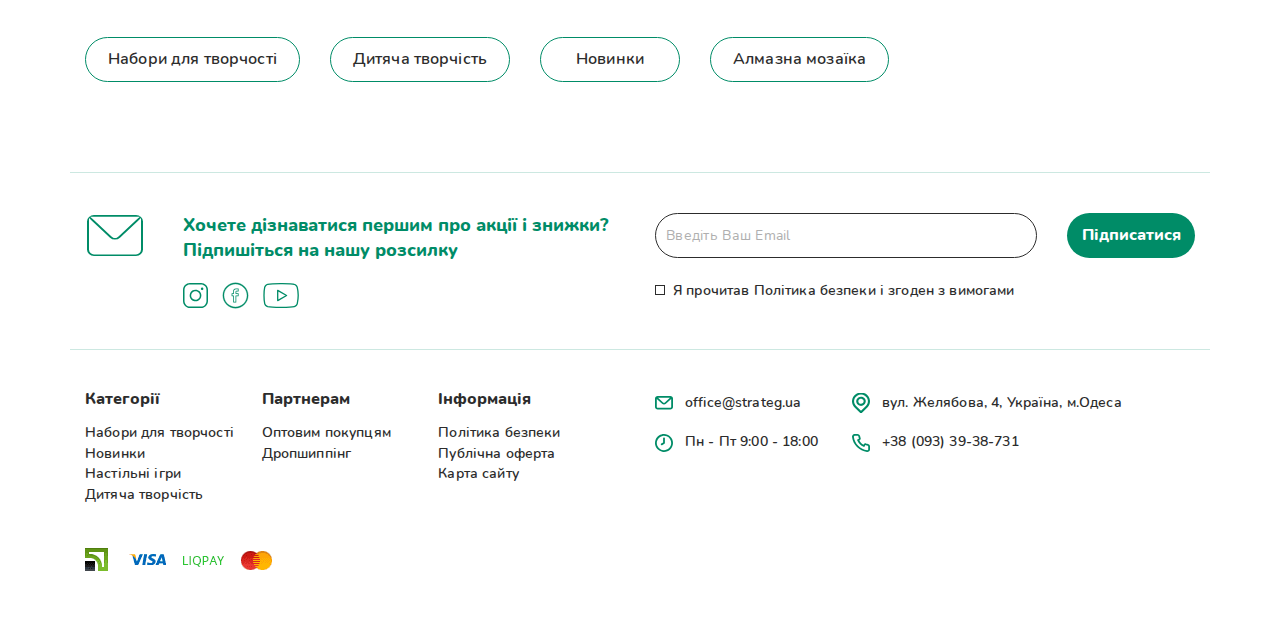
<file: product.html>
<!DOCTYPE html>
<html lang="en">

	<head>
		<meta charset="utf-8">
		<meta name="viewport" content="width=device-width, initial-scale=1, shrink-to-fit=no">
		<meta name="description" content="">
		<meta name="keywords" content="">
		<meta name="robots" content="index, follow, noodp">
		<meta name="googlebot" content="index, follow">
		<meta name="google" content="notranslate">
		<meta name="format-detection" content="telephone=no">
		<meta name="author" content="VitaliyZt">

		<meta property="og:title" content="">
		<meta property="og:type" content="">
		<meta property="og:image" content="">
		<meta property="og:url" content="">
		
		<link rel="stylesheet" type="text/css" href="css/libs.min.css">
<!--		<link rel="stylesheet" href="https://unpkg.com/swiper@8/swiper-bundle.min.css"/>-->
		<link rel="stylesheet" type="text/css" href="css/styles.css">
				
		<title>Strateg</title>
	</head>

	<body>
	<header class="header">
		<div class="container">
			<div class="header__main">
				<div>
					<a href="/" class="header__logo">
						<img src="img/header/Logo.png" alt="">
					</a>
				</div>
				<div>
					<form action="" class="search-form header__search">
						<input class="search-form__input" type="text" placeholder="Пошук товарів" required>
						<button class="search-form__submit" type="submit"></button>
					</form>
				</div>
				<div>
					<a class="popup-with-zoom-anim header__cart" href="#popup-1">
						<span class="header__cart-icon"></span>
						<span class="header__cart-main">
							<span class="header__cart-num">0</span>
							<span class="header__cart-sum">0 грн</span>
						</span>
					</a>
				</div>
				<div>
					<div class="header-phone">
						<a href="tel:+380933938731" class="header-phone__number">+38 (093) 39-38-731</a>
						<a href="#" class="header-phone__call">Замовити дзвінок</a>
					</div>
				</div>
				<div>
					<button class="header__menu-btn">
						<span></span><span></span><span></span>
					</button>
					<ul class="header__btns">
						<li><a class="popup-with-zoom-anim" href="#popup-2"><img src="img/header/icon_1.svg" alt=""></a></li>
						<li><a href="#"><img src="img/header/icon_2.svg" alt=""></a></li>
						<li><a href="#"><img src="img/header/icon_3.svg" alt=""></a></li>
					</ul>
				</div>
			</div>
			<nav class="header__nav">
				<ul class="header__menu">
					<li>
						<a href="#">Каталог</a>
						<span class="header__menu-arrow"></span>
						<ul class="header__submenu">
							<li>
								<a href="#">
									<span class="header__submenu-icon header__submenu-icon_1"></span>
									Набори для творчості
								</a>
								<ul>
									<li>
										<a href="#">
											<span class="header__submenu-icon header__submenu-icon_1"></span>
											Набори для творчості
										</a>
									</li>
									<li>
										<a href="#">
											<span class="header__submenu-icon header__submenu-icon_2"></span>
											Настільні ігри
										</a>
									</li>
									<li>
										<a href="#">
											<span class="header__submenu-icon header__submenu-icon_3"></span>
											Слайми
										</a>
									</li>
								</ul>
							</li>
							<li>
								<a href="#">
									<span class="header__submenu-icon header__submenu-icon_2"></span>
									Настільні ігри
								</a>
							</li>
							<li>
								<a href="#">
									<span class="header__submenu-icon header__submenu-icon_3"></span>
									Слайми
								</a>
							</li>
							<li>
								<a href="#">
									<span class="header__submenu-icon header__submenu-icon_4"></span>
									Дитяча творчість
								</a>
							</li>
							<li>
								<a href="#">
									<span class="header__submenu-icon header__submenu-icon_5"></span>
									Пазли
								</a>
							</li>
							<li>
								<a href="#">
									<span class="header__submenu-icon header__submenu-icon_6"></span>
									Кінетичний пісок
								</a>
							</li>
							<li>
								<a href="#">
									<span class="header__submenu-icon header__submenu-icon_7"></span>
									Спорттовари
								</a>
							</li>
							<li>
								<a href="#">
									<span class="header__submenu-icon header__submenu-icon_8"></span>
									Книги
								</a>
							</li>
						</ul>
					</li>
					<li><a href="#">Інформація</a></li>
					<li><a href="#">Контакти</a></li>
					<li><a href="#">Доставка та оплата</a></li>
					<li><a class="popup-with-zoom-anim" href="#popup-2">Вхід/Реєстрація</a></li>
					<li>
						<a href="#">UA</a>
						<span class="header__menu-arrow"></span>
						<ul class="header__langs">
							<li><a href="#" class="_active">UA</a></li>
							<li><a href="#">EN</a></li>
							<li><a href="#">RU</a></li>
						</ul>
					</li>
				</ul>
			</nav>
		</div>
	</header>
	<main class="main">
		

		

<div class="breadcrumbs">
    <div class="container">
        <ul class="breadcrumbs__list">
            <li><a href="#">Головна</a></li>
            <li><a href="#">Набори для творчості</a></li>
            <li><span>Алмазна картина HX215 "Метелик на айстрах", розміром 30х40 см</span></li>
        </ul>
    </div>
</div>

<section class="s8">
    <div class="container">
        <div class="s8__box">
            <div>
                <ul class="stars">
                    <li class="_active"></li>
                    <li class="_active"></li>
                    <li class="_active"></li>
                    <li></li>
                    <li></li>
                </ul>
                <ul class="s8__btns">
                    <li><a href="#"><img src="img/icons/heart_black.svg" alt=""></a></li>
                    <li><a href="#"><img src="img/icons/options_black.svg" alt=""></a></li>
                </ul>
            </div>
            <div>
<div class="s8__images-box">
    <div>
       <ul class="s8__images">
           <li><span class="of-img of-img_a s8__image"><img src="img/8/img.jpg" alt=""></span></li><li><span class="of-img of-img_a s8__image"><img src="img/8/img.jpg" alt=""></span></li><li><span class="of-img of-img_a s8__image"><img src="img/8/img.jpg" alt=""></span></li><li><span class="of-img of-img_a s8__image"><img src="img/8/img.jpg" alt=""></span></li><li><span class="of-img of-img_a s8__image"><img src="img/8/img.jpg" alt=""></span></li>

       </ul>
    </div>
    <div>
        <div class="s8__big-image-box">
            <div class="s8__slider">

                <div>
                    <a class="of-img of-img_a s8__big-image" href="img/8/img.jpg">
                        <img src="img/8/img.jpg" alt="">
                    </a>
                </div><div>
                    <a class="of-img of-img_a s8__big-image" href="img/8/img.jpg">
                        <img src="img/8/img.jpg" alt="">
                    </a>
                </div><div>
                    <a class="of-img of-img_a s8__big-image" href="img/8/img.jpg">
                        <img src="img/8/img.jpg" alt="">
                    </a>
                </div><div>
                    <a class="of-img of-img_a s8__big-image" href="img/8/img.jpg">
                        <img src="img/8/img.jpg" alt="">
                    </a>
                </div><div>
                    <a class="of-img of-img_a s8__big-image" href="img/8/img.jpg">
                        <img src="img/8/img.jpg" alt="">
                    </a>
                </div>

            </div>
            <div class="s8__tag">NEW</div>
        </div>
    </div>
</div>
            </div>
            <div>
                <h3 class="s8__title">Алмазна картина HX215 <br>"Метелик на айстрах", розміром 30х40 см</h3>
                <div class="s8__main-info">
                    <p class="s8__subtitle">Полотно с клеевым слоем; деревянный подрамник; акриловые стразы согласно комплектации набора; пинцет для страз; специальная ручка-стилус для работы со стразами; гель-клей; лоток для сортировки страз.</p>
                    <p class="s8__vendor-code">Артикул: <span>25273189</span></p>
                    <p class="s8__in-stock">В наличии</p>
                    <div class="s8__row-0">
                        <p class="s8__prices">
                            <span>200 грн</span>
                            <span>350 грн</span>
                        </p>
                        <a class="s8__find" href="#">Знайшли дешевше?</a>
                    </div>
                </div>

                
                <div class="s8__related">
                    <h3 class="s8__related-title">Попутні товари</h3>
                    <ul class="s8__related-list">
                        <li>
                            <div class="related _active">
                                <div>
                                    <div class="related__cb"><div></div></div>
                                </div>
                                <div>
                                    <div class="related__img">
                                        <img src="img/8/related.png" alt="">
                                    </div>
                                </div>
                                <div>
                                    <p class="related__title">Подарункова коробка
                                        для картини 40х50 "Україночки"</p>
                                    <span class="related__price">+74 грн</span>
                                </div>
                            </div>
                        </li><li>
                            <div class="related">
                                <div>
                                    <div class="related__cb"><div></div></div>
                                </div>
                                <div>
                                    <div class="related__img">
                                        <img src="img/8/related.png" alt="">
                                    </div>
                                </div>
                                <div>
                                    <p class="related__title">Подарункова коробка
                                        для картини 40х50 "Україночки"</p>
                                    <span class="related__price">+74 грн</span>
                                </div>
                            </div>
                        </li><li>
                            <div class="related">
                                <div>
                                    <div class="related__cb"><div></div></div>
                                </div>
                                <div>
                                    <div class="related__img">
                                        <img src="img/8/related.png" alt="">
                                    </div>
                                </div>
                                <div>
                                    <p class="related__title">Подарункова коробка
                                        для картини 40х50 "Україночки"</p>
                                    <span class="related__price">+74 грн</span>
                                </div>
                            </div>
                        </li><li>
                            <div class="related">
                                <div>
                                    <div class="related__cb"><div></div></div>
                                </div>
                                <div>
                                    <div class="related__img">
                                        <img src="img/8/related.png" alt="">
                                    </div>
                                </div>
                                <div>
                                    <p class="related__title">Подарункова коробка
                                        для картини 40х50 "Україночки"</p>
                                    <span class="related__price">+74 грн</span>
                                </div>
                            </div>
                        </li>
                    </ul>
                </div>
                

<div class="s8__row-1">
    <div class="sproduct-num">
        <button class="sproduct-num__btn sproduct-num__btn_minus">-</button>
        <input class="sproduct-num__input" type="number" value="1" data-max-count="100">
        <button class="sproduct-num__btn sproduct-num__btn_plus">+</button>
    </div>
    <a href="#" class="sbtn sbtn-2 s8__to-cart">До кошика</a>
</div>

                <div class="buy-oneclick">
                    <p class="buy-oneclick__text">Купити в один клік<br><span>Введіть номер телефону і ми передзвонимо</span></p>
                    <form action="" class="buy-oneclick__form">
                        <input class="pinput buy-oneclick__input" type="tel" placeholder="Номер телефону" required="" autocomplete="new-password">
                        <button class="sbtn sbtn-1 buy-oneclick__submit" type="submit">Купити</button>
                    </form>
                </div>

            </div>
            <div>

                <div class="s8__tabs-box">
                    <ul class="s8__tabs-list">
                        <li class="_active">Огляд товару</li>
                        <li>Відео</li>
                        <li>Характеристики</li>
                        <li>Відгуки (0)</li>
                        <li>Доставка та оплата</li>
                    </ul>
                    <div class="s8__tabs">
                        <div class="s8__tab _active">
                            <p class="s8__tab-heading">Огляд товару</p>
                            <div class="s8__tab-main">
                                <h4>Як грати</h4>
                                <p>Давно выяснено, что при оценке дизайна и композиции читаемый текст мешает сосредоточиться. Lorem Ipsum используют потому, что тот обеспечивает более или менее стандартное заполнение шаблона, а также реальное распределение букв и пробелов в абзацах, которое не получается при простой дубликации "Здесь ваш текст.. Здесь ваш текст.. Здесь ваш текст.."</p>
                                <div class="s8__tabs-items">
                                    <div>
                                        <div class="of-img of-img_a s8__tabs-item"></div>
                                    </div>
                                    <div>
                                        <div class="of-img of-img_a s8__tabs-item"></div>
                                    </div>
                                </div>
                                <h4>Для кого гра</h4>
                                <p>Давно выяснено, что при оценке дизайна и композиции читаемый текст мешает сосредоточиться. Lorem Ipsum используют потому, что тот обеспечивает более или менее стандартное заполнение шаблона, а также реальное распределение букв и пробелов в абзацах, которое не получается при простой дубликации "Здесь ваш текст.. Здесь ваш текст.. Здесь ваш текст.."</p>
                            </div>
                        </div>
                        <div class="s8__tab">
                            <p class="s8__tab-heading">Відео</p>
                            <div class="s8__tab-main">
                                <h3>Відео на огляд алмазної картини <br>"Метелик на айстрах"</h3>
                                <div class="embed-responsive embed-responsive-16by9 s8__tab-video">
                                    <iframe class="embed-responsive-item" src="https://www.youtube.com/embed/07sp_NhTvnw?rel=0" allowfullscreen></iframe>
                                </div>
                            </div>
                        </div>
                        <div class="s8__tab">
                            <p class="s8__tab-heading">Характеристики</p>
                            <div class="s8__tab-main">
                                Характеристики
                            </div>
                        </div>
                        <div class="s8__tab">
                            <p class="s8__tab-heading">Відгуки (0)</p>
                            <div class="s8__tab-main">
                                <ul class="s8__reviews">

                                    <li>
                                        <div class="review">
                                            <div>
                                                <div class="review__author">
                                                    <div class="of-img of-img_a review__author-img"></div>
                                                    <div class="review__author-name">Жанна</div>
                                                </div>
                                            </div>
                                            <div>
                                                <div class="review__top">
                                                    <ul class="stars">
                                                        <li class="_active"></li>
                                                        <li class="_active"></li>
                                                        <li class="_active"></li>
                                                        <li class="_active"></li>
                                                        <li></li>
                                                    </ul>
                                                    <div class="review__date">28.01.2022</div>
                                                </div>
                                                <p class="review__text">Давно выяснено, что при оценке дизайна и композиции читаемый текст мешает сосредоточиться. Lorem Ipsum используют потому, что тот обеспечивает более или менее</p>
                                            </div>
                                        </div>
                                    </li><li>
                                        <div class="review">
                                            <div>
                                                <div class="review__author">
                                                    <div class="of-img of-img_a review__author-img"></div>
                                                    <div class="review__author-name">Жанна</div>
                                                </div>
                                            </div>
                                            <div>
                                                <div class="review__top">
                                                    <ul class="stars">
                                                        <li class="_active"></li>
                                                        <li class="_active"></li>
                                                        <li class="_active"></li>
                                                        <li class="_active"></li>
                                                        <li></li>
                                                    </ul>
                                                    <div class="review__date">28.01.2022</div>
                                                </div>
                                                <p class="review__text">Давно выяснено, что при оценке дизайна и композиции читаемый текст мешает сосредоточиться. Lorem Ipsum используют потому, что тот обеспечивает более или менее</p>
                                            </div>
                                        </div>
                                    </li>

                                </ul>
                                <a href="#" class="s8__reviews-link">Написати відгук</a>
                            </div>
                        </div>
                        <div class="s8__tab">
                            <p class="s8__tab-heading">Доставка та оплата</p>
                            <div class="s8__tab-main">
                                <h4>Варіанти доставки</h4>
                                <ul>
                                    <li>Відділення «Нова Пошта»</li>
                                    <li>Відділення «Укрпошта»</li>
                                    <li>Кур'єрська доставка (вартість розраховується індивідуально і залежить від тарифів «Нова Пошта»). При оформленні замовлення необхідно правильно вказати адресу доставки. Перед доставкою кур'єр зв'яжеться за номером телефону, який вказаний в замовленні, і узгодить зручний для Вас час отримання замовлення.</li>
                                </ul>
                                <h4>Оплата</h4>
                                <ul>
                                    <li>При отриманні<br>
                                        При отриманні товару у відділенні Нової пошти (Укрпошти).</li>
                                    <li>Через термінал банку, інтернет-банкінг (оплата на картку)<br>
                                        або безпосередньо на сайті (wayforpay)</li>
                                    <li>Оплата за товар по віставленому рахунку (IBAN)<br>
                                        Рахунок буде висланий після узгодження замовлення. Оплатити можлива через інтернет банкінг або у відділенні будь-якого банку.</li>
                                </ul>
                            </div>
                        </div>
                    </div>
                </div>

            </div>
        </div>
    </div>
</section>

<section class="viewed">
    <div class="container">
        <h3 class="stitle viewed__title">Переглянуто</h3>

        <div class="s4__items-wrap">
            <div class="s4__items">

                <div>
                    <div class="s4__items-box">
                        <div class="sproduct">
                            <div class="sproduct__img-box">
                                <a href="#" class="sproduct__img">
                                    <img src="img/4/1.png" alt="">
                                </a>
                                <ul class="sproduct__btns">
                                    <li><a href="#" class="sproduct__btn sproduct__btn_1"></a></li>
                                    <li><a href="#" class="sproduct__btn sproduct__btn_2"></a></li>
                                    <li><a href="#" class="sproduct__btn sproduct__btn_3"></a></li>
                                </ul>
                                <ul class="stars">
                                    <li class="_active"></li>
                                    <li class="_active"></li>
                                    <li class="_active"></li>
                                    <li></li>
                                    <li></li>
                                </ul>
                            </div>
                            <div class="sproduct__main">
                                <a href="#" class="sproduct__name">Настільна гра 30520 <br>"Ебаут.Ю"</a>
                                <div class="sproduct__price">43 грн</div>


                                <div class="sproduct-num">
                                    <button class="sproduct-num__btn sproduct-num__btn_minus">-</button>
                                    <input class="sproduct-num__input" type="number" value="1" data-max-count="100">
                                    <button class="sproduct-num__btn sproduct-num__btn_plus">+</button>
                                </div>

                                <a href="#popup-1" class="popup-with-zoom-anim sbtn sbtn-1 sproduct__to-cart">До кошика</a>
                            </div>
                        </div>
                    </div>
                </div>
                <div>
                    <div class="s4__items-box">
                        <div class="sproduct">
                            <div class="sproduct__img-box">
                                <a href="#" class="sproduct__img">
                                    <img src="img/4/2.png" alt="">
                                </a>
                                <ul class="sproduct__btns">
                                    <li><a href="#" class="sproduct__btn sproduct__btn_1"></a></li>
                                    <li><a href="#" class="sproduct__btn sproduct__btn_2"></a></li>
                                    <li><a href="#" class="sproduct__btn sproduct__btn_3"></a></li>
                                </ul>
                                <ul class="stars">
                                    <li></li>
                                    <li></li>
                                    <li></li>
                                    <li></li>
                                    <li></li>
                                </ul>
                            </div>
                            <div class="sproduct__main">
                                <a href="#" class="sproduct__name">Набір тіста для ліпки 30571 "Містер тісто"</a>
                                <div class="sproduct__price">59 грн</div>
                                <div class="sproduct-num">
                                    <button class="sproduct-num__btn sproduct-num__btn_minus">-</button>
                                    <input class="sproduct-num__input" type="number" value="1" data-max-count="100">
                                    <button class="sproduct-num__btn sproduct-num__btn_plus">+</button>
                                </div>
                                <a href="#popup-1" class="popup-with-zoom-anim sbtn sbtn-1 sproduct__to-cart">До кошика</a>
                            </div>
                        </div>
                    </div>
                </div>
                <div>
                    <div class="s4__items-box">
                        <div class="sproduct">
                            <div class="sproduct__img-box">
                                <a href="#" class="sproduct__img">
                                    <img src="img/4/3.png" alt="">
                                </a>
                                <ul class="sproduct__btns">
                                    <li><a href="#" class="sproduct__btn sproduct__btn_1"></a></li>
                                    <li><a href="#" class="sproduct__btn sproduct__btn_2"></a></li>
                                    <li><a href="#" class="sproduct__btn sproduct__btn_3"></a></li>
                                </ul>
                                <ul class="stars">
                                    <li></li>
                                    <li></li>
                                    <li></li>
                                    <li></li>
                                    <li></li>
                                </ul>
                            </div>
                            <div class="sproduct__main">
                                <a href="#" class="sproduct__name">Набір для творчості 71322 "Диво шар - дракончик"</a>
                                <div class="sproduct__price">312 грн</div>
                                <div class="sproduct-num">
                                    <button class="sproduct-num__btn sproduct-num__btn_minus">-</button>
                                    <input class="sproduct-num__input" type="number" value="1" data-max-count="100">
                                    <button class="sproduct-num__btn sproduct-num__btn_plus">+</button>
                                </div>
                                <a href="#popup-1" class="popup-with-zoom-anim sbtn sbtn-1 sproduct__to-cart">До кошика</a>
                            </div>
                        </div>
                    </div>
                </div>

            </div>
        </div>
    </div>
</section>

<section class="similar">
    <div class="container">

        <h3 class="stitle similar__title">Схожі товари</h3>

        <div class="s4__items-wrap">
            <div class="s4__items">

                <div>
                    <div class="s4__items-box">
                        <div class="sproduct">
                            <div class="sproduct__img-box">
                                <a href="#" class="sproduct__img">
                                    <img src="img/4/1.png" alt="">
                                </a>
                                <ul class="sproduct__btns">
                                    <li><a href="#" class="sproduct__btn sproduct__btn_1"></a></li>
                                    <li><a href="#" class="sproduct__btn sproduct__btn_2"></a></li>
                                    <li><a href="#" class="sproduct__btn sproduct__btn_3"></a></li>
                                </ul>
                                <ul class="stars">
                                    <li class="_active"></li>
                                    <li class="_active"></li>
                                    <li class="_active"></li>
                                    <li></li>
                                    <li></li>
                                </ul>
                            </div>
                            <div class="sproduct__main">
                                <a href="#" class="sproduct__name">Настільна гра 30520 <br>"Ебаут.Ю"</a>
                                <div class="sproduct__price">43 грн</div>


                                <div class="sproduct-num">
                                    <button class="sproduct-num__btn sproduct-num__btn_minus">-</button>
                                    <input class="sproduct-num__input" type="number" value="1" data-max-count="100">
                                    <button class="sproduct-num__btn sproduct-num__btn_plus">+</button>
                                </div>

                                <a href="#popup-1" class="popup-with-zoom-anim sbtn sbtn-1 sproduct__to-cart">До кошика</a>
                            </div>
                        </div>
                    </div>
                </div>
                <div>
                    <div class="s4__items-box">
                        <div class="sproduct">
                            <div class="sproduct__img-box">
                                <a href="#" class="sproduct__img">
                                    <img src="img/4/2.png" alt="">
                                </a>
                                <ul class="sproduct__btns">
                                    <li><a href="#" class="sproduct__btn sproduct__btn_1"></a></li>
                                    <li><a href="#" class="sproduct__btn sproduct__btn_2"></a></li>
                                    <li><a href="#" class="sproduct__btn sproduct__btn_3"></a></li>
                                </ul>
                                <ul class="stars">
                                    <li></li>
                                    <li></li>
                                    <li></li>
                                    <li></li>
                                    <li></li>
                                </ul>
                            </div>
                            <div class="sproduct__main">
                                <a href="#" class="sproduct__name">Набір тіста для ліпки 30571 "Містер тісто"</a>
                                <div class="sproduct__price">59 грн</div>
                                <div class="sproduct-num">
                                    <button class="sproduct-num__btn sproduct-num__btn_minus">-</button>
                                    <input class="sproduct-num__input" type="number" value="1" data-max-count="100">
                                    <button class="sproduct-num__btn sproduct-num__btn_plus">+</button>
                                </div>
                                <a href="#popup-1" class="popup-with-zoom-anim sbtn sbtn-1 sproduct__to-cart">До кошика</a>
                            </div>
                        </div>
                    </div>
                </div>
                <div>
                    <div class="s4__items-box">
                        <div class="sproduct">
                            <div class="sproduct__img-box">
                                <a href="#" class="sproduct__img">
                                    <img src="img/4/3.png" alt="">
                                </a>
                                <ul class="sproduct__btns">
                                    <li><a href="#" class="sproduct__btn sproduct__btn_1"></a></li>
                                    <li><a href="#" class="sproduct__btn sproduct__btn_2"></a></li>
                                    <li><a href="#" class="sproduct__btn sproduct__btn_3"></a></li>
                                </ul>
                                <ul class="stars">
                                    <li></li>
                                    <li></li>
                                    <li></li>
                                    <li></li>
                                    <li></li>
                                </ul>
                            </div>
                            <div class="sproduct__main">
                                <a href="#" class="sproduct__name">Набір для творчості 71322 "Диво шар - дракончик"</a>
                                <div class="sproduct__price">312 грн</div>
                                <div class="sproduct-num">
                                    <button class="sproduct-num__btn sproduct-num__btn_minus">-</button>
                                    <input class="sproduct-num__input" type="number" value="1" data-max-count="100">
                                    <button class="sproduct-num__btn sproduct-num__btn_plus">+</button>
                                </div>
                                <a href="#popup-1" class="popup-with-zoom-anim sbtn sbtn-1 sproduct__to-cart">До кошика</a>
                            </div>
                        </div>
                    </div>
                </div>
                <div>
                    <div class="s4__items-box">
                        <div class="sproduct">
                            <div class="sproduct__img-box">
                                <a href="#" class="sproduct__img">
                                    <img src="img/4/4.png" alt="">
                                </a>
                                <ul class="sproduct__btns">
                                    <li><a href="#" class="sproduct__btn sproduct__btn_1"></a></li>
                                    <li><a href="#" class="sproduct__btn sproduct__btn_2"></a></li>
                                    <li><a href="#" class="sproduct__btn sproduct__btn_3"></a></li>
                                </ul>
                                <ul class="stars">
                                    <li></li>
                                    <li></li>
                                    <li></li>
                                    <li></li>
                                    <li></li>
                                </ul>
                            </div>
                            <div class="sproduct__main">
                                <a href="#" class="sproduct__name">Набір для творчості 71322 "Диво шар - дракончик"</a>
                                <div class="sproduct__price">312 грн</div>
                                <div class="sproduct-num">
                                    <button class="sproduct-num__btn sproduct-num__btn_minus">-</button>
                                    <input class="sproduct-num__input" type="number" value="1" data-max-count="100">
                                    <button class="sproduct-num__btn sproduct-num__btn_plus">+</button>
                                </div>
                                <a href="#popup-1" class="popup-with-zoom-anim sbtn sbtn-1 sproduct__to-cart">До кошика</a>
                            </div>
                        </div>
                    </div>
                </div><div>
                    <div class="s4__items-box">
                        <div class="sproduct">
                            <div class="sproduct__img-box">
                                <a href="#" class="sproduct__img">
                                    <img src="img/4/1.png" alt="">
                                </a>
                                <ul class="sproduct__btns">
                                    <li><a href="#" class="sproduct__btn sproduct__btn_1"></a></li>
                                    <li><a href="#" class="sproduct__btn sproduct__btn_2"></a></li>
                                    <li><a href="#" class="sproduct__btn sproduct__btn_3"></a></li>
                                </ul>
                                <ul class="stars">
                                    <li class="_active"></li>
                                    <li class="_active"></li>
                                    <li class="_active"></li>
                                    <li></li>
                                    <li></li>
                                </ul>
                            </div>
                            <div class="sproduct__main">
                                <a href="#" class="sproduct__name">Настільна гра 30520 <br>"Ебаут.Ю"</a>
                                <div class="sproduct__price">43 грн</div>


                                <div class="sproduct-num">
                                    <button class="sproduct-num__btn sproduct-num__btn_minus">-</button>
                                    <input class="sproduct-num__input" type="number" value="1" data-max-count="100">
                                    <button class="sproduct-num__btn sproduct-num__btn_plus">+</button>
                                </div>

                                <a href="#popup-1" class="popup-with-zoom-anim sbtn sbtn-1 sproduct__to-cart">До кошика</a>
                            </div>
                        </div>
                    </div>
                </div>
                <div>
                    <div class="s4__items-box">
                        <div class="sproduct">
                            <div class="sproduct__img-box">
                                <a href="#" class="sproduct__img">
                                    <img src="img/4/2.png" alt="">
                                </a>
                                <ul class="sproduct__btns">
                                    <li><a href="#" class="sproduct__btn sproduct__btn_1"></a></li>
                                    <li><a href="#" class="sproduct__btn sproduct__btn_2"></a></li>
                                    <li><a href="#" class="sproduct__btn sproduct__btn_3"></a></li>
                                </ul>
                                <ul class="stars">
                                    <li></li>
                                    <li></li>
                                    <li></li>
                                    <li></li>
                                    <li></li>
                                </ul>
                            </div>
                            <div class="sproduct__main">
                                <a href="#" class="sproduct__name">Набір тіста для ліпки 30571 "Містер тісто"</a>
                                <div class="sproduct__price">59 грн</div>
                                <div class="sproduct-num">
                                    <button class="sproduct-num__btn sproduct-num__btn_minus">-</button>
                                    <input class="sproduct-num__input" type="number" value="1" data-max-count="100">
                                    <button class="sproduct-num__btn sproduct-num__btn_plus">+</button>
                                </div>
                                <a href="#popup-1" class="popup-with-zoom-anim sbtn sbtn-1 sproduct__to-cart">До кошика</a>
                            </div>
                        </div>
                    </div>
                </div>
                <div>
                    <div class="s4__items-box">
                        <div class="sproduct">
                            <div class="sproduct__img-box">
                                <a href="#" class="sproduct__img">
                                    <img src="img/4/3.png" alt="">
                                </a>
                                <ul class="sproduct__btns">
                                    <li><a href="#" class="sproduct__btn sproduct__btn_1"></a></li>
                                    <li><a href="#" class="sproduct__btn sproduct__btn_2"></a></li>
                                    <li><a href="#" class="sproduct__btn sproduct__btn_3"></a></li>
                                </ul>
                                <ul class="stars">
                                    <li></li>
                                    <li></li>
                                    <li></li>
                                    <li></li>
                                    <li></li>
                                </ul>
                            </div>
                            <div class="sproduct__main">
                                <a href="#" class="sproduct__name">Набір для творчості 71322 "Диво шар - дракончик"</a>
                                <div class="sproduct__price">312 грн</div>
                                <div class="sproduct-num">
                                    <button class="sproduct-num__btn sproduct-num__btn_minus">-</button>
                                    <input class="sproduct-num__input" type="number" value="1" data-max-count="100">
                                    <button class="sproduct-num__btn sproduct-num__btn_plus">+</button>
                                </div>
                                <a href="#popup-1" class="popup-with-zoom-anim sbtn sbtn-1 sproduct__to-cart">До кошика</a>
                            </div>
                        </div>
                    </div>
                </div>
                <div>
                    <div class="s4__items-box">
                        <div class="sproduct">
                            <div class="sproduct__img-box">
                                <a href="#" class="sproduct__img">
                                    <img src="img/4/4.png" alt="">
                                </a>
                                <ul class="sproduct__btns">
                                    <li><a href="#" class="sproduct__btn sproduct__btn_1"></a></li>
                                    <li><a href="#" class="sproduct__btn sproduct__btn_2"></a></li>
                                    <li><a href="#" class="sproduct__btn sproduct__btn_3"></a></li>
                                </ul>
                                <ul class="stars">
                                    <li></li>
                                    <li></li>
                                    <li></li>
                                    <li></li>
                                    <li></li>
                                </ul>
                            </div>
                            <div class="sproduct__main">
                                <a href="#" class="sproduct__name">Набір для творчості 71322 "Диво шар - дракончик"</a>
                                <div class="sproduct__price">312 грн</div>
                                <div class="sproduct-num">
                                    <button class="sproduct-num__btn sproduct-num__btn_minus">-</button>
                                    <input class="sproduct-num__input" type="number" value="1" data-max-count="100">
                                    <button class="sproduct-num__btn sproduct-num__btn_plus">+</button>
                                </div>
                                <a href="#popup-1" class="popup-with-zoom-anim sbtn sbtn-1 sproduct__to-cart">До кошика</a>
                            </div>
                        </div>
                    </div>
                </div>

            </div>
        </div>
    </div>
</section>

<section class="in-categories">
    <div class="container">

        <h3 class="stitle in-categories__title">Товар зустрічається у категоріях</h3>

        <ul class="in-categories__list">
            <li>
                <a href="#" class="sbtn sbtn-1">Набори для творчості</a>
            </li>
            <li>
                <a href="#" class="sbtn sbtn-1">Дитяча творчість</a>
            </li>
            <li>
                <a href="#" class="sbtn sbtn-1">Новинки</a>
            </li>
            <li>
                <a href="#" class="sbtn sbtn-1">Алмазна мозаїка</a>
            </li>
        </ul>
    </div>
</section>


		






	</main>

	<footer class="footer">
		<div class="container">
			<div class="footer__top">
				<div>
<div class="footer__subscribe">
	<div>
		<div class="footer__subscribe-icon">
			<img src="img/footer/mail.svg" alt="">
		</div>
	</div>
	<div>
		<h4 class="footer__subscribe-text">Хочете дізнаватися першим про акції і знижки? <br>Підпишіться на нашу розсилку</h4>
	</div>
	<div>
		<ul class="footer__subscribe-list">
			<li><a href="#" target="_blank"><img src="img/footer/instagram.svg" alt=""></a></li>
			<li><a href="#" target="_blank"><img src="img/footer/facebook.svg" alt=""></a></li>
			<li><a href="#" target="_blank"><img src="img/footer/youtube.svg" alt=""></a></li>
		</ul>
	</div>
</div>
				</div>
				<div>
					<form action="" class="subscribe-form footer__subscribe-form">
						<input class="subscribe-form__input" type="email" placeholder="Введіть Ваш Email" required>
						<button class="sbtn sbtn-2 subscribe-form__submit" type="submit">Підписатися</button>

						<label class="label-cb subscribe-form__cb">
							<input type="checkbox" required>
							<span></span>
							<span>Я прочитав Політика безпеки і згоден з вимогами</span>
						</label>
					</form>
				</div>
			</div>

			<div class="footer__main">
				<div>
					<div class="footer__blocks">
						<div>
							<h4 class="footer__heading">Категорії</h4>
							<ul class="footer__menu">
								<li><a href="#">Набори для творчості</a></li>
								<li><a href="#">Новинки</a></li>
								<li><a href="#">Настільні ігри</a></li>
								<li><a href="#">Дитяча творчість</a></li>
							</ul>
						</div>
						<div>
							<h4 class="footer__heading">Партнерам</h4>
							<ul class="footer__menu">
								<li><a href="#">Оптовим покупцям</a></li>
								<li><a href="#">Дропшиппінг</a></li>
							</ul>
						</div>
						<div>
							<h4 class="footer__heading">Інформація</h4>
							<ul class="footer__menu">
								<li><a href="#">Політика безпеки</a></li>
								<li><a href="#">Публічна оферта</a></li>
								<li><a href="#">Карта сайту</a></li>
							</ul>
						</div>
					</div>
				</div>
				<div>
<ul class="footer__contacts">
	<li>
		<img src="img/footer/mail_small.svg" alt="">
		<span><a href="mailto:office@strateg.ua" target="_blank">office@strateg.ua</a></span>
	</li>
	<li>
		<img src="img/footer/location.svg" alt="">
		<span>вул. Желябова, 4, Україна, м.Одеса</span>
	</li>
	<li>
		<img src="img/footer/time.svg" alt="">
		<span>Пн - Пт 9:00 - 18:00</span>
	</li>
	<li>
		<img src="img/footer/phone.svg" alt="">
		<span><a href="tel:+380933938731" target="_blank">+38 (093) 39-38-731</a></span>
	</li>
</ul>
				</div>
				<div>
					<ul class="footer__payment">
						<li><img src="img/footer/privatbank.png" alt=""></li>
						<li><img src="img/footer/visa.png" alt=""></li>
						<li><img src="img/footer/liqpay.png" alt=""></li>
						<li><img src="img/footer/mastercard.png" alt=""></li>
					</ul>
				</div>
			</div>
		</div>
	</footer>

	<div class="popups">
		<div class="zoom-anim-dialog mfp-hide popup popup-1" id="popup-1">
			<div class="popup__top"></div>
			<div class="popup__main">
				<div class="pcart">
					<div class="pcart__rows">
						<div>
							<div class="pcart-product">
								<div>
									<div class="of-img of-img_a pcart-product__img">
										<img src="img/pcart/product_img.jpg" alt="">
									</div>
								</div>
								<div>
									<div>
										<a href="#" class="pcart-product__name">Алмазна картина HX215 "Метелик на айстрах", розміром 30х40 см</a>
									</div>
									<div>
										<div>
											<div class="sproduct-num">
												<button class="sproduct-num__btn sproduct-num__btn_minus">-</button>
												<input class="sproduct-num__input" type="number" value="1" data-max-count="100">
												<button class="sproduct-num__btn sproduct-num__btn_plus">+</button>
											</div>
										</div>
										<div>
											<div class="pcart-product__price">370 грн</div>
										</div>
									</div>
									<div>
										<a href="#" class="pcart-product__cancel"></a>
									</div>
								</div>
							</div>
						</div>
					</div>
					<p class="pcart__total">В кошику 2 товарів на суму <span>740грн.</span><br><br>
						<a href="#">Перейти до кошика</a></p>
					<a href="#" class="sbtn sbtn-2 pcart__to-cart">Оформити замовлення</a>


					<div class="buy-oneclick">
						<p class="buy-oneclick__text">Купити в один клік<br><span>Введіть номер телефону і ми передзвонимо</span></p>
						<form action="" class="buy-oneclick__form">
							<input class="pinput buy-oneclick__input" type="tel" placeholder="Номер телефону" required>
							<button class="sbtn sbtn-1 buy-oneclick__submit" type="submit">Купити</button>
						</form>
					</div>





				</div>
			</div>
		</div>

		<div class="zoom-anim-dialog mfp-hide popup popup-2" id="popup-2">
			<div class="popup__top"></div>
			<div class="popup__main">
<form class="penter">
	<div class="penter__row">
		<input class="pinput penter__input" type="email" placeholder="Email" required>
	</div>
	<div class="penter__row">
		<input class="pinput penter__input" type="password" placeholder="Пароль" required>
	</div>
	<p class="penter__links">
		<a href="#">Забули пароль?</a>
		<a href="#">Реєстрація</a>
	</p>
	<button class="sbtn sbtn-2 penter__submit" type="submit">Увійти</button>
</form>
			</div>
		</div>
	</div>
		
		<script src="js/libs.min.js"></script>
<!--		<script src="https://unpkg.com/swiper@8/swiper-bundle.min.js"></script>-->
		<script src="js/scripts.js"></script>
		


	<script>
		//const player_0 = new Plyr('#player_0');//const player_1 = new Plyr('#player_1');//const player_2 = new Plyr('#player_2');//const player_3 = new Plyr('#player_3');//const player_4 = new Plyr('#player_4');//const player_5 = new Plyr('#player_5');
	</script>

	</body>
</html>
</file>
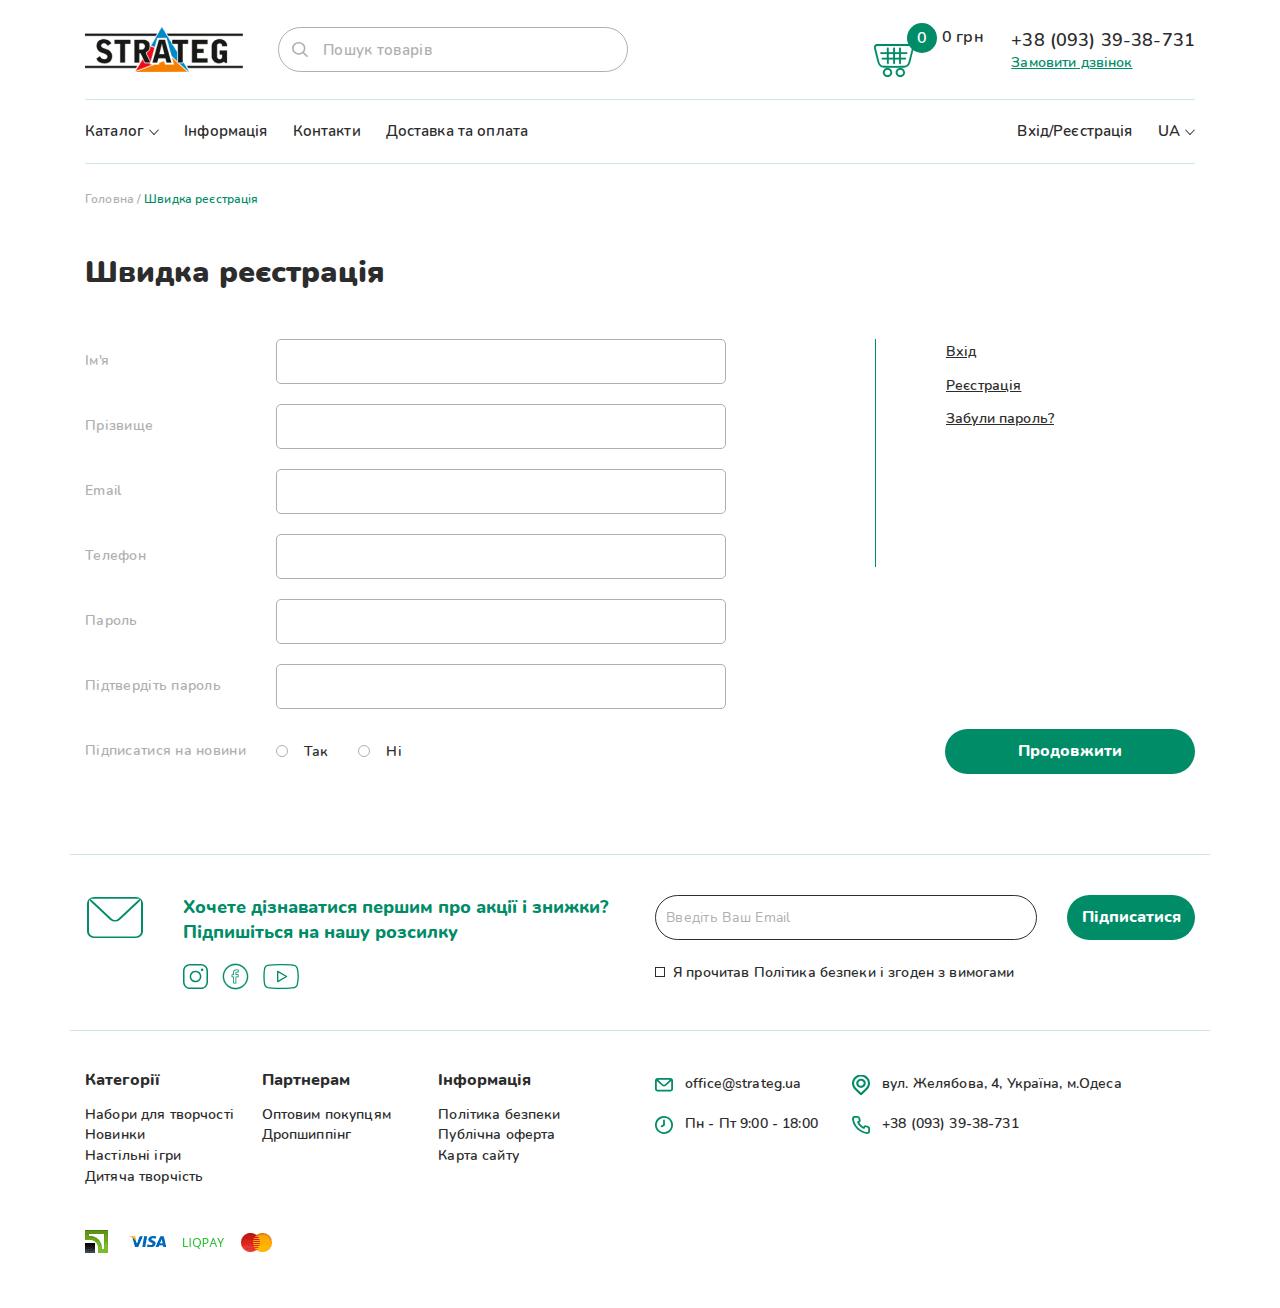
<file: registration.html>
<!DOCTYPE html>
<html lang="en">

	<head>
		<meta charset="utf-8">
		<meta name="viewport" content="width=device-width, initial-scale=1, shrink-to-fit=no">
		<meta name="description" content="">
		<meta name="keywords" content="">
		<meta name="robots" content="index, follow, noodp">
		<meta name="googlebot" content="index, follow">
		<meta name="google" content="notranslate">
		<meta name="format-detection" content="telephone=no">
		<meta name="author" content="VitaliyZt">

		<meta property="og:title" content="">
		<meta property="og:type" content="">
		<meta property="og:image" content="">
		<meta property="og:url" content="">
		
		<link rel="stylesheet" type="text/css" href="css/libs.min.css">
<!--		<link rel="stylesheet" href="https://unpkg.com/swiper@8/swiper-bundle.min.css"/>-->
		<link rel="stylesheet" type="text/css" href="css/styles.css">
				
		<title>Strateg</title>
	</head>

	<body>
	<header class="header">
		<div class="container">
			<div class="header__main">
				<div>
					<a href="/" class="header__logo">
						<img src="img/header/Logo.png" alt="">
					</a>
				</div>
				<div>
					<form action="" class="search-form header__search">
						<input class="search-form__input" type="text" placeholder="Пошук товарів" required>
						<button class="search-form__submit" type="submit"></button>
					</form>
				</div>
				<div>
					<a class="popup-with-zoom-anim header__cart" href="#popup-1">
						<span class="header__cart-icon"></span>
						<span class="header__cart-main">
							<span class="header__cart-num">0</span>
							<span class="header__cart-sum">0 грн</span>
						</span>
					</a>
				</div>
				<div>
					<div class="header-phone">
						<a href="tel:+380933938731" class="header-phone__number">+38 (093) 39-38-731</a>
						<a href="#" class="header-phone__call">Замовити дзвінок</a>
					</div>
				</div>
				<div>
					<button class="header__menu-btn">
						<span></span><span></span><span></span>
					</button>
					<ul class="header__btns">
						<li><a class="popup-with-zoom-anim" href="#popup-2"><img src="img/header/icon_1.svg" alt=""></a></li>
						<li><a href="#"><img src="img/header/icon_2.svg" alt=""></a></li>
						<li><a href="#"><img src="img/header/icon_3.svg" alt=""></a></li>
					</ul>
				</div>
			</div>
			<nav class="header__nav">
				<ul class="header__menu">
					<li>
						<a href="#">Каталог</a>
						<span class="header__menu-arrow"></span>
						<ul class="header__submenu">
							<li>
								<a href="#">
									<span class="header__submenu-icon header__submenu-icon_1"></span>
									Набори для творчості
								</a>
								<ul>
									<li>
										<a href="#">
											<span class="header__submenu-icon header__submenu-icon_1"></span>
											Набори для творчості
										</a>
									</li>
									<li>
										<a href="#">
											<span class="header__submenu-icon header__submenu-icon_2"></span>
											Настільні ігри
										</a>
									</li>
									<li>
										<a href="#">
											<span class="header__submenu-icon header__submenu-icon_3"></span>
											Слайми
										</a>
									</li>
								</ul>
							</li>
							<li>
								<a href="#">
									<span class="header__submenu-icon header__submenu-icon_2"></span>
									Настільні ігри
								</a>
							</li>
							<li>
								<a href="#">
									<span class="header__submenu-icon header__submenu-icon_3"></span>
									Слайми
								</a>
							</li>
							<li>
								<a href="#">
									<span class="header__submenu-icon header__submenu-icon_4"></span>
									Дитяча творчість
								</a>
							</li>
							<li>
								<a href="#">
									<span class="header__submenu-icon header__submenu-icon_5"></span>
									Пазли
								</a>
							</li>
							<li>
								<a href="#">
									<span class="header__submenu-icon header__submenu-icon_6"></span>
									Кінетичний пісок
								</a>
							</li>
							<li>
								<a href="#">
									<span class="header__submenu-icon header__submenu-icon_7"></span>
									Спорттовари
								</a>
							</li>
							<li>
								<a href="#">
									<span class="header__submenu-icon header__submenu-icon_8"></span>
									Книги
								</a>
							</li>
						</ul>
					</li>
					<li><a href="#">Інформація</a></li>
					<li><a href="#">Контакти</a></li>
					<li><a href="#">Доставка та оплата</a></li>
					<li><a class="popup-with-zoom-anim" href="#popup-2">Вхід/Реєстрація</a></li>
					<li>
						<a href="#">UA</a>
						<span class="header__menu-arrow"></span>
						<ul class="header__langs">
							<li><a href="#" class="_active">UA</a></li>
							<li><a href="#">EN</a></li>
							<li><a href="#">RU</a></li>
						</ul>
					</li>
				</ul>
			</nav>
		</div>
	</header>
	<main class="main">
		

		

<div class="breadcrumbs">
    <div class="container">
        <ul class="breadcrumbs__list">
            <li><a href="#">Головна</a></li>
            <li><span>Швидка реєстрація</span></li>
        </ul>
    </div>
</div>

<section class="register">
    <div class="container">
        <h3 class="stitle register__title">Швидка реєстрація</h3>
        <div class="register__box">
            <div>
                <form action="" class="sform register__form">
                    <div class="sform__row">
                        <div>Ім'я</div>
                        <div>
                            <input type="text" required>
                        </div>
                    </div>
                    <div class="sform__row">
                        <div>Прізвище</div>
                        <div>
                            <input type="text" required>
                        </div>
                    </div>
                    <div class="sform__row">
                        <div>Email</div>
                        <div>
                            <input type="email" required>
                        </div>
                    </div>
                    <div class="sform__row">
                        <div>Телефон</div>
                        <div>
                            <input type="tel" required>
                        </div>
                    </div>
                    <div class="sform__row">
                        <div>Пароль</div>
                        <div>
                            <input type="text" required>
                        </div>
                    </div>
                    <div class="sform__row">
                        <div>Підтвердіть пароль</div>
                        <div>
                            <input type="text" required>
                        </div>
                    </div>
                    <div class="sform__row">
                        <div>Підписатися на новини</div>
                        <div>
                            <div class="sform__h-labels">
                                <label class="label-cb">
                                    <input type="radio" name="radio-1">
                                    <span></span>
                                    <span>Так</span>
                                </label>
                                <label class="label-cb">
                                    <input type="radio" name="radio-1">
                                    <span></span>
                                    <span>Ні</span>
                                </label>
                            </div>
                        </div>
                    </div>
                </form>
            </div>
            <div>
<ul class="lc-links">
    <li><a href="#">Вхід</a></li>
    <li><a href="#">Реєстрація</a></li>
    <li><a href="#">Забули пароль?</a></li>
</ul>
            </div>
            <a href="#" class="sbtn sbtn-2 register__next">Продовжити</a>
        </div>
    </div>
</section>











	</main>

	<footer class="footer">
		<div class="container">
			<div class="footer__top">
				<div>
<div class="footer__subscribe">
	<div>
		<div class="footer__subscribe-icon">
			<img src="img/footer/mail.svg" alt="">
		</div>
	</div>
	<div>
		<h4 class="footer__subscribe-text">Хочете дізнаватися першим про акції і знижки? <br>Підпишіться на нашу розсилку</h4>
	</div>
	<div>
		<ul class="footer__subscribe-list">
			<li><a href="#" target="_blank"><img src="img/footer/instagram.svg" alt=""></a></li>
			<li><a href="#" target="_blank"><img src="img/footer/facebook.svg" alt=""></a></li>
			<li><a href="#" target="_blank"><img src="img/footer/youtube.svg" alt=""></a></li>
		</ul>
	</div>
</div>
				</div>
				<div>
					<form action="" class="subscribe-form footer__subscribe-form">
						<input class="subscribe-form__input" type="email" placeholder="Введіть Ваш Email" required>
						<button class="sbtn sbtn-2 subscribe-form__submit" type="submit">Підписатися</button>

						<label class="label-cb subscribe-form__cb">
							<input type="checkbox" required>
							<span></span>
							<span>Я прочитав Політика безпеки і згоден з вимогами</span>
						</label>
					</form>
				</div>
			</div>

			<div class="footer__main">
				<div>
					<div class="footer__blocks">
						<div>
							<h4 class="footer__heading">Категорії</h4>
							<ul class="footer__menu">
								<li><a href="#">Набори для творчості</a></li>
								<li><a href="#">Новинки</a></li>
								<li><a href="#">Настільні ігри</a></li>
								<li><a href="#">Дитяча творчість</a></li>
							</ul>
						</div>
						<div>
							<h4 class="footer__heading">Партнерам</h4>
							<ul class="footer__menu">
								<li><a href="#">Оптовим покупцям</a></li>
								<li><a href="#">Дропшиппінг</a></li>
							</ul>
						</div>
						<div>
							<h4 class="footer__heading">Інформація</h4>
							<ul class="footer__menu">
								<li><a href="#">Політика безпеки</a></li>
								<li><a href="#">Публічна оферта</a></li>
								<li><a href="#">Карта сайту</a></li>
							</ul>
						</div>
					</div>
				</div>
				<div>
<ul class="footer__contacts">
	<li>
		<img src="img/footer/mail_small.svg" alt="">
		<span><a href="mailto:office@strateg.ua" target="_blank">office@strateg.ua</a></span>
	</li>
	<li>
		<img src="img/footer/location.svg" alt="">
		<span>вул. Желябова, 4, Україна, м.Одеса</span>
	</li>
	<li>
		<img src="img/footer/time.svg" alt="">
		<span>Пн - Пт 9:00 - 18:00</span>
	</li>
	<li>
		<img src="img/footer/phone.svg" alt="">
		<span><a href="tel:+380933938731" target="_blank">+38 (093) 39-38-731</a></span>
	</li>
</ul>
				</div>
				<div>
					<ul class="footer__payment">
						<li><img src="img/footer/privatbank.png" alt=""></li>
						<li><img src="img/footer/visa.png" alt=""></li>
						<li><img src="img/footer/liqpay.png" alt=""></li>
						<li><img src="img/footer/mastercard.png" alt=""></li>
					</ul>
				</div>
			</div>
		</div>
	</footer>

	<div class="popups">
		<div class="zoom-anim-dialog mfp-hide popup popup-1" id="popup-1">
			<div class="popup__top"></div>
			<div class="popup__main">
				<div class="pcart">
					<div class="pcart__rows">
						<div>
							<div class="pcart-product">
								<div>
									<div class="of-img of-img_a pcart-product__img">
										<img src="img/pcart/product_img.jpg" alt="">
									</div>
								</div>
								<div>
									<div>
										<a href="#" class="pcart-product__name">Алмазна картина HX215 "Метелик на айстрах", розміром 30х40 см</a>
									</div>
									<div>
										<div>
											<div class="sproduct-num">
												<button class="sproduct-num__btn sproduct-num__btn_minus">-</button>
												<input class="sproduct-num__input" type="number" value="1" data-max-count="100">
												<button class="sproduct-num__btn sproduct-num__btn_plus">+</button>
											</div>
										</div>
										<div>
											<div class="pcart-product__price">370 грн</div>
										</div>
									</div>
									<div>
										<a href="#" class="pcart-product__cancel"></a>
									</div>
								</div>
							</div>
						</div>
					</div>
					<p class="pcart__total">В кошику 2 товарів на суму <span>740грн.</span><br><br>
						<a href="#">Перейти до кошика</a></p>
					<a href="#" class="sbtn sbtn-2 pcart__to-cart">Оформити замовлення</a>


					<div class="buy-oneclick">
						<p class="buy-oneclick__text">Купити в один клік<br><span>Введіть номер телефону і ми передзвонимо</span></p>
						<form action="" class="buy-oneclick__form">
							<input class="pinput buy-oneclick__input" type="tel" placeholder="Номер телефону" required>
							<button class="sbtn sbtn-1 buy-oneclick__submit" type="submit">Купити</button>
						</form>
					</div>





				</div>
			</div>
		</div>

		<div class="zoom-anim-dialog mfp-hide popup popup-2" id="popup-2">
			<div class="popup__top"></div>
			<div class="popup__main">
<form class="penter">
	<div class="penter__row">
		<input class="pinput penter__input" type="email" placeholder="Email" required>
	</div>
	<div class="penter__row">
		<input class="pinput penter__input" type="password" placeholder="Пароль" required>
	</div>
	<p class="penter__links">
		<a href="#">Забули пароль?</a>
		<a href="#">Реєстрація</a>
	</p>
	<button class="sbtn sbtn-2 penter__submit" type="submit">Увійти</button>
</form>
			</div>
		</div>
	</div>
		
		<script src="js/libs.min.js"></script>
<!--		<script src="https://unpkg.com/swiper@8/swiper-bundle.min.js"></script>-->
		<script src="js/scripts.js"></script>
		


	<script>
		//const player_0 = new Plyr('#player_0');//const player_1 = new Plyr('#player_1');//const player_2 = new Plyr('#player_2');//const player_3 = new Plyr('#player_3');//const player_4 = new Plyr('#player_4');//const player_5 = new Plyr('#player_5');
	</script>

	</body>
</html>
</file>
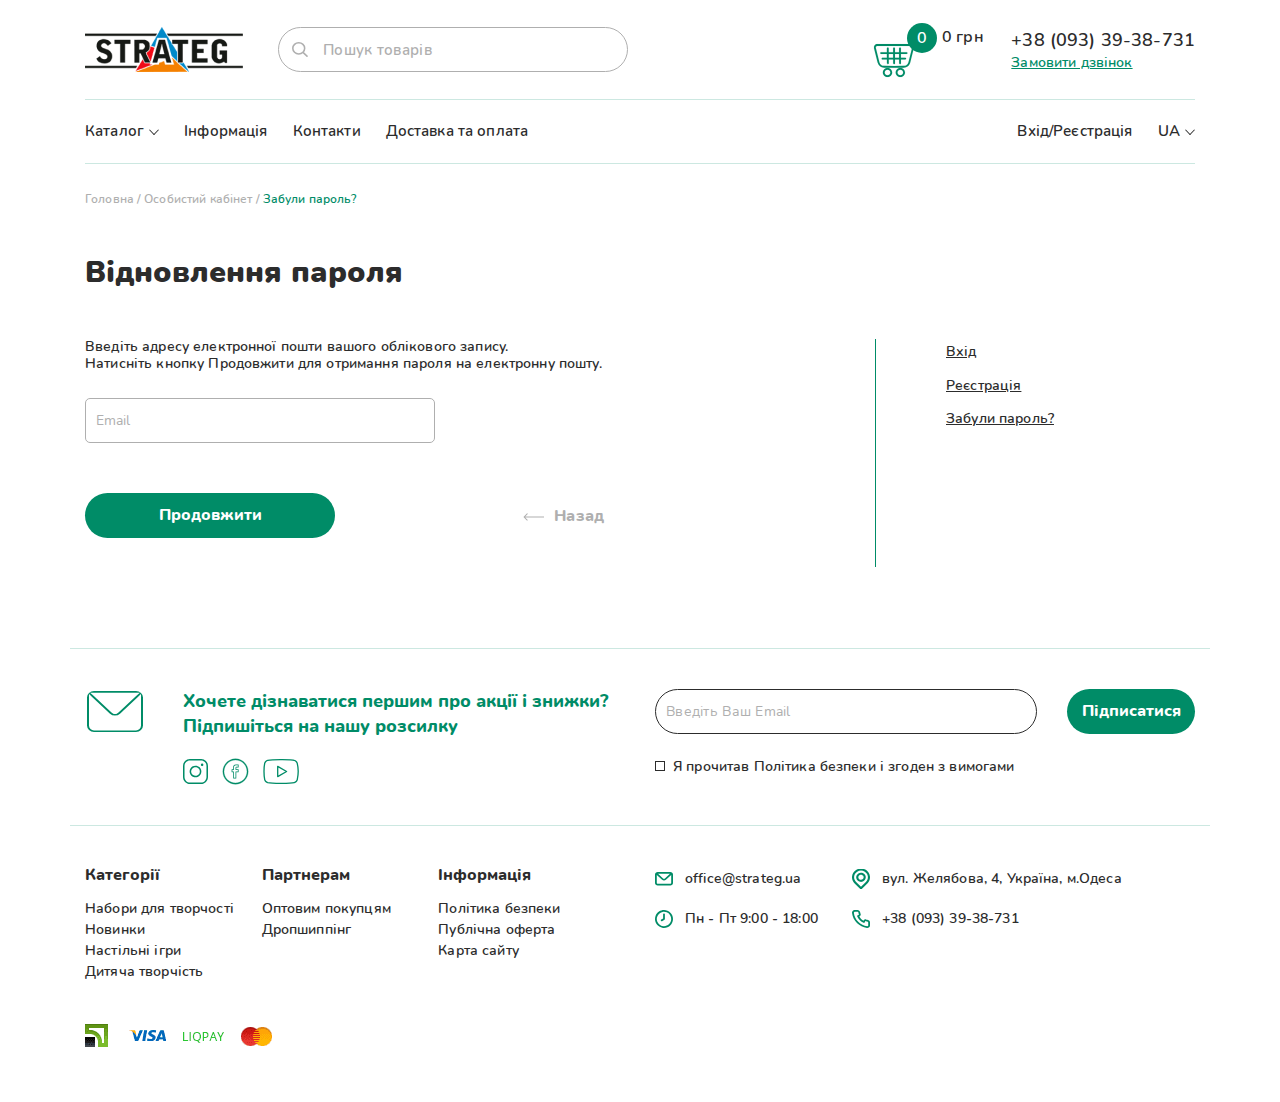
<file: restore_pass.html>
<!DOCTYPE html>
<html lang="en">

	<head>
		<meta charset="utf-8">
		<meta name="viewport" content="width=device-width, initial-scale=1, shrink-to-fit=no">
		<meta name="description" content="">
		<meta name="keywords" content="">
		<meta name="robots" content="index, follow, noodp">
		<meta name="googlebot" content="index, follow">
		<meta name="google" content="notranslate">
		<meta name="format-detection" content="telephone=no">
		<meta name="author" content="VitaliyZt">

		<meta property="og:title" content="">
		<meta property="og:type" content="">
		<meta property="og:image" content="">
		<meta property="og:url" content="">
		
		<link rel="stylesheet" type="text/css" href="css/libs.min.css">
<!--		<link rel="stylesheet" href="https://unpkg.com/swiper@8/swiper-bundle.min.css"/>-->
		<link rel="stylesheet" type="text/css" href="css/styles.css">
				
		<title>Strateg</title>
	</head>

	<body>
	<header class="header">
		<div class="container">
			<div class="header__main">
				<div>
					<a href="/" class="header__logo">
						<img src="img/header/Logo.png" alt="">
					</a>
				</div>
				<div>
					<form action="" class="search-form header__search">
						<input class="search-form__input" type="text" placeholder="Пошук товарів" required>
						<button class="search-form__submit" type="submit"></button>
					</form>
				</div>
				<div>
					<a class="popup-with-zoom-anim header__cart" href="#popup-1">
						<span class="header__cart-icon"></span>
						<span class="header__cart-main">
							<span class="header__cart-num">0</span>
							<span class="header__cart-sum">0 грн</span>
						</span>
					</a>
				</div>
				<div>
					<div class="header-phone">
						<a href="tel:+380933938731" class="header-phone__number">+38 (093) 39-38-731</a>
						<a href="#" class="header-phone__call">Замовити дзвінок</a>
					</div>
				</div>
				<div>
					<button class="header__menu-btn">
						<span></span><span></span><span></span>
					</button>
					<ul class="header__btns">
						<li><a class="popup-with-zoom-anim" href="#popup-2"><img src="img/header/icon_1.svg" alt=""></a></li>
						<li><a href="#"><img src="img/header/icon_2.svg" alt=""></a></li>
						<li><a href="#"><img src="img/header/icon_3.svg" alt=""></a></li>
					</ul>
				</div>
			</div>
			<nav class="header__nav">
				<ul class="header__menu">
					<li>
						<a href="#">Каталог</a>
						<span class="header__menu-arrow"></span>
						<ul class="header__submenu">
							<li>
								<a href="#">
									<span class="header__submenu-icon header__submenu-icon_1"></span>
									Набори для творчості
								</a>
								<ul>
									<li>
										<a href="#">
											<span class="header__submenu-icon header__submenu-icon_1"></span>
											Набори для творчості
										</a>
									</li>
									<li>
										<a href="#">
											<span class="header__submenu-icon header__submenu-icon_2"></span>
											Настільні ігри
										</a>
									</li>
									<li>
										<a href="#">
											<span class="header__submenu-icon header__submenu-icon_3"></span>
											Слайми
										</a>
									</li>
								</ul>
							</li>
							<li>
								<a href="#">
									<span class="header__submenu-icon header__submenu-icon_2"></span>
									Настільні ігри
								</a>
							</li>
							<li>
								<a href="#">
									<span class="header__submenu-icon header__submenu-icon_3"></span>
									Слайми
								</a>
							</li>
							<li>
								<a href="#">
									<span class="header__submenu-icon header__submenu-icon_4"></span>
									Дитяча творчість
								</a>
							</li>
							<li>
								<a href="#">
									<span class="header__submenu-icon header__submenu-icon_5"></span>
									Пазли
								</a>
							</li>
							<li>
								<a href="#">
									<span class="header__submenu-icon header__submenu-icon_6"></span>
									Кінетичний пісок
								</a>
							</li>
							<li>
								<a href="#">
									<span class="header__submenu-icon header__submenu-icon_7"></span>
									Спорттовари
								</a>
							</li>
							<li>
								<a href="#">
									<span class="header__submenu-icon header__submenu-icon_8"></span>
									Книги
								</a>
							</li>
						</ul>
					</li>
					<li><a href="#">Інформація</a></li>
					<li><a href="#">Контакти</a></li>
					<li><a href="#">Доставка та оплата</a></li>
					<li><a class="popup-with-zoom-anim" href="#popup-2">Вхід/Реєстрація</a></li>
					<li>
						<a href="#">UA</a>
						<span class="header__menu-arrow"></span>
						<ul class="header__langs">
							<li><a href="#" class="_active">UA</a></li>
							<li><a href="#">EN</a></li>
							<li><a href="#">RU</a></li>
						</ul>
					</li>
				</ul>
			</nav>
		</div>
	</header>
	<main class="main">
		

		

<div class="breadcrumbs">
    <div class="container">
        <ul class="breadcrumbs__list">
            <li><a href="#">Головна</a></li>
            <li><a href="#">Особистий кабінет</a></li>
            <li><span>Забули пароль?</span></li>
        </ul>
    </div>
</div>

<section class="restore">
    <div class="container">
        <h3 class="stitle restore__title">Відновлення пароля</h3>
        <div class="restore__box">
            <div>
                <div class="restore__left">
                    <div class="restore__text stext">
                        <p>Введіть адресу електронної пошти вашого облікового запису. <br>Натисніть кнопку Продовжити для отримання пароля на електронну пошту.</p>
                    </div>
                    <form action="" class="sform restore__form">
                        <input class="restore__form-input" type="email" placeholder="Email" required>
                        <div class="restore__form-row">
                            <button class="sbtn sbtn-2 restore__form-submit">Продовжити</button>
                            <a href="#" class="restore__back">Назад</a>
                        </div>
                    </form>
                </div>
            </div>
            <div>
<ul class="lc-links">
    <li><a href="#">Вхід</a></li>
    <li><a href="#">Реєстрація</a></li>
    <li><a href="#">Забули пароль?</a></li>
</ul>
            </div>
        </div>
    </div>
</section>











	</main>

	<footer class="footer">
		<div class="container">
			<div class="footer__top">
				<div>
<div class="footer__subscribe">
	<div>
		<div class="footer__subscribe-icon">
			<img src="img/footer/mail.svg" alt="">
		</div>
	</div>
	<div>
		<h4 class="footer__subscribe-text">Хочете дізнаватися першим про акції і знижки? <br>Підпишіться на нашу розсилку</h4>
	</div>
	<div>
		<ul class="footer__subscribe-list">
			<li><a href="#" target="_blank"><img src="img/footer/instagram.svg" alt=""></a></li>
			<li><a href="#" target="_blank"><img src="img/footer/facebook.svg" alt=""></a></li>
			<li><a href="#" target="_blank"><img src="img/footer/youtube.svg" alt=""></a></li>
		</ul>
	</div>
</div>
				</div>
				<div>
					<form action="" class="subscribe-form footer__subscribe-form">
						<input class="subscribe-form__input" type="email" placeholder="Введіть Ваш Email" required>
						<button class="sbtn sbtn-2 subscribe-form__submit" type="submit">Підписатися</button>

						<label class="label-cb subscribe-form__cb">
							<input type="checkbox" required>
							<span></span>
							<span>Я прочитав Політика безпеки і згоден з вимогами</span>
						</label>
					</form>
				</div>
			</div>

			<div class="footer__main">
				<div>
					<div class="footer__blocks">
						<div>
							<h4 class="footer__heading">Категорії</h4>
							<ul class="footer__menu">
								<li><a href="#">Набори для творчості</a></li>
								<li><a href="#">Новинки</a></li>
								<li><a href="#">Настільні ігри</a></li>
								<li><a href="#">Дитяча творчість</a></li>
							</ul>
						</div>
						<div>
							<h4 class="footer__heading">Партнерам</h4>
							<ul class="footer__menu">
								<li><a href="#">Оптовим покупцям</a></li>
								<li><a href="#">Дропшиппінг</a></li>
							</ul>
						</div>
						<div>
							<h4 class="footer__heading">Інформація</h4>
							<ul class="footer__menu">
								<li><a href="#">Політика безпеки</a></li>
								<li><a href="#">Публічна оферта</a></li>
								<li><a href="#">Карта сайту</a></li>
							</ul>
						</div>
					</div>
				</div>
				<div>
<ul class="footer__contacts">
	<li>
		<img src="img/footer/mail_small.svg" alt="">
		<span><a href="mailto:office@strateg.ua" target="_blank">office@strateg.ua</a></span>
	</li>
	<li>
		<img src="img/footer/location.svg" alt="">
		<span>вул. Желябова, 4, Україна, м.Одеса</span>
	</li>
	<li>
		<img src="img/footer/time.svg" alt="">
		<span>Пн - Пт 9:00 - 18:00</span>
	</li>
	<li>
		<img src="img/footer/phone.svg" alt="">
		<span><a href="tel:+380933938731" target="_blank">+38 (093) 39-38-731</a></span>
	</li>
</ul>
				</div>
				<div>
					<ul class="footer__payment">
						<li><img src="img/footer/privatbank.png" alt=""></li>
						<li><img src="img/footer/visa.png" alt=""></li>
						<li><img src="img/footer/liqpay.png" alt=""></li>
						<li><img src="img/footer/mastercard.png" alt=""></li>
					</ul>
				</div>
			</div>
		</div>
	</footer>

	<div class="popups">
		<div class="zoom-anim-dialog mfp-hide popup popup-1" id="popup-1">
			<div class="popup__top"></div>
			<div class="popup__main">
				<div class="pcart">
					<div class="pcart__rows">
						<div>
							<div class="pcart-product">
								<div>
									<div class="of-img of-img_a pcart-product__img">
										<img src="img/pcart/product_img.jpg" alt="">
									</div>
								</div>
								<div>
									<div>
										<a href="#" class="pcart-product__name">Алмазна картина HX215 "Метелик на айстрах", розміром 30х40 см</a>
									</div>
									<div>
										<div>
											<div class="sproduct-num">
												<button class="sproduct-num__btn sproduct-num__btn_minus">-</button>
												<input class="sproduct-num__input" type="number" value="1" data-max-count="100">
												<button class="sproduct-num__btn sproduct-num__btn_plus">+</button>
											</div>
										</div>
										<div>
											<div class="pcart-product__price">370 грн</div>
										</div>
									</div>
									<div>
										<a href="#" class="pcart-product__cancel"></a>
									</div>
								</div>
							</div>
						</div>
					</div>
					<p class="pcart__total">В кошику 2 товарів на суму <span>740грн.</span><br><br>
						<a href="#">Перейти до кошика</a></p>
					<a href="#" class="sbtn sbtn-2 pcart__to-cart">Оформити замовлення</a>


					<div class="buy-oneclick">
						<p class="buy-oneclick__text">Купити в один клік<br><span>Введіть номер телефону і ми передзвонимо</span></p>
						<form action="" class="buy-oneclick__form">
							<input class="pinput buy-oneclick__input" type="tel" placeholder="Номер телефону" required>
							<button class="sbtn sbtn-1 buy-oneclick__submit" type="submit">Купити</button>
						</form>
					</div>





				</div>
			</div>
		</div>

		<div class="zoom-anim-dialog mfp-hide popup popup-2" id="popup-2">
			<div class="popup__top"></div>
			<div class="popup__main">
<form class="penter">
	<div class="penter__row">
		<input class="pinput penter__input" type="email" placeholder="Email" required>
	</div>
	<div class="penter__row">
		<input class="pinput penter__input" type="password" placeholder="Пароль" required>
	</div>
	<p class="penter__links">
		<a href="#">Забули пароль?</a>
		<a href="#">Реєстрація</a>
	</p>
	<button class="sbtn sbtn-2 penter__submit" type="submit">Увійти</button>
</form>
			</div>
		</div>
	</div>
		
		<script src="js/libs.min.js"></script>
<!--		<script src="https://unpkg.com/swiper@8/swiper-bundle.min.js"></script>-->
		<script src="js/scripts.js"></script>
		


	<script>
		//const player_0 = new Plyr('#player_0');//const player_1 = new Plyr('#player_1');//const player_2 = new Plyr('#player_2');//const player_3 = new Plyr('#player_3');//const player_4 = new Plyr('#player_4');//const player_5 = new Plyr('#player_5');
	</script>

	</body>
</html>
</file>
<file: css/styles.css>
@charset "UTF-8";
@font-face {
  font-family: 'Nunito';
  src: url("../fonts/Nunito-ExtraLight.woff2") format("woff2"), url("../fonts/Nunito-ExtraLight.woff") format("woff");
  font-weight: 200;
  font-style: normal;
  font-display: swap;
}

@font-face {
  font-family: 'Nunito';
  src: url("../fonts/Nunito-ExtraLightItalic.woff2") format("woff2"), url("../fonts/Nunito-ExtraLightItalic.woff") format("woff");
  font-weight: 200;
  font-style: italic;
  font-display: swap;
}

@font-face {
  font-family: 'Nunito';
  src: url("../fonts/Nunito-Italic.woff2") format("woff2"), url("../fonts/Nunito-Italic.woff") format("woff");
  font-weight: normal;
  font-style: italic;
  font-display: swap;
}

@font-face {
  font-family: 'Nunito';
  src: url("../fonts/Nunito-BoldItalic.woff2") format("woff2"), url("../fonts/Nunito-BoldItalic.woff") format("woff");
  font-weight: bold;
  font-style: italic;
  font-display: swap;
}

@font-face {
  font-family: 'Nunito';
  src: url("../fonts/Nunito-Black.woff2") format("woff2"), url("../fonts/Nunito-Black.woff") format("woff");
  font-weight: 900;
  font-style: normal;
  font-display: swap;
}

@font-face {
  font-family: 'Nunito';
  src: url("../fonts/Nunito-SemiBold.woff2") format("woff2"), url("../fonts/Nunito-SemiBold.woff") format("woff");
  font-weight: 600;
  font-style: normal;
  font-display: swap;
}

@font-face {
  font-family: 'Nunito';
  src: url("../fonts/Nunito-Bold.woff2") format("woff2"), url("../fonts/Nunito-Bold.woff") format("woff");
  font-weight: bold;
  font-style: normal;
  font-display: swap;
}

@font-face {
  font-family: 'Nunito';
  src: url("../fonts/Nunito-ExtraBold.woff2") format("woff2"), url("../fonts/Nunito-ExtraBold.woff") format("woff");
  font-weight: bold;
  font-style: normal;
  font-display: swap;
}

@font-face {
  font-family: 'Nunito';
  src: url("../fonts/Nunito-BlackItalic.woff2") format("woff2"), url("../fonts/Nunito-BlackItalic.woff") format("woff");
  font-weight: 900;
  font-style: italic;
  font-display: swap;
}

@font-face {
  font-family: 'Nunito';
  src: url("../fonts/Nunito-Regular.woff2") format("woff2"), url("../fonts/Nunito-Regular.woff") format("woff");
  font-weight: normal;
  font-style: normal;
  font-display: swap;
}

@font-face {
  font-family: 'Nunito';
  src: url("../fonts/Nunito-ExtraBoldItalic.woff2") format("woff2"), url("../fonts/Nunito-ExtraBoldItalic.woff") format("woff");
  font-weight: bold;
  font-style: italic;
  font-display: swap;
}

@font-face {
  font-family: 'Nunito';
  src: url("../fonts/Nunito-LightItalic.woff2") format("woff2"), url("../fonts/Nunito-LightItalic.woff") format("woff");
  font-weight: 300;
  font-style: italic;
  font-display: swap;
}

@font-face {
  font-family: 'Nunito';
  src: url("../fonts/Nunito-SemiBoldItalic.woff2") format("woff2"), url("../fonts/Nunito-SemiBoldItalic.woff") format("woff");
  font-weight: 600;
  font-style: italic;
  font-display: swap;
}

@font-face {
  font-family: 'Nunito';
  src: url("../fonts/Nunito-Light.woff2") format("woff2"), url("../fonts/Nunito-Light.woff") format("woff");
  font-weight: 300;
  font-style: normal;
  font-display: swap;
}

.mfp-wrap {
  position: fixed !important;
  left: 0 !important;
  top: 0 !important;
  left: 0 !important;
  right: 0 !important;
  overflow-y: auto;
  overflow-x: hidden;
}

.mfp-container {
  padding: 0 !important;
  min-width: 320px;
}

.mfp-close {
  position: absolute;
  right: 34px !important;
  top: 18px !important;
  width: 30px;
  height: 30px;
  font-size: 0;
  background: url("../img/icons/popup_close.svg") center/13px auto no-repeat !important;
  opacity: 1;
}

.mfp-figure:after {
  display: none;
}

a, button {
  display: inline-block;
  transition: all 0.2s;
  color: inherit;
  cursor: pointer;
}

a:hover, button:hover {
  text-decoration: none;
}

a:focus, button:focus {
  outline: 0;
}

button {
  padding: 0;
  border: 0;
}

img {
  max-width: 100%;
  height: auto;
  flex-shrink: 0;
}

ul {
  margin: 0;
  padding: 0;
  list-style: none;
}

ul a {
  display: inline-block;
}

input, textarea {
  display: block;
  width: 100%;
  max-width: 100%;
  outline: none;
  color: #2C2C2C;
  transition: border-color 0.2s;
}

input::-webkit-input-placeholder, textarea::-webkit-input-placeholder {
  overflow: visible;
  opacity: 1;
  color: #AFAFAF;
}

input:-moz-placeholder, textarea:-moz-placeholder {
  overflow: visible;
  opacity: 1;
  color: #AFAFAF;
}

input::-moz-placeholder, textarea::-moz-placeholder {
  overflow: visible;
  opacity: 1;
  color: #AFAFAF;
}

input:-ms-input-placeholder, textarea:-ms-input-placeholder {
  overflow: visible;
  opacity: 1;
  color: #AFAFAF;
}

input:focus, textarea:focus {
  border-color: #2C2C2C !important;
}

input:focus::-webkit-input-placeholder, textarea:focus::-webkit-input-placeholder {
  color: transparent !important;
}

input:focus:-moz-placeholder, textarea:focus:-moz-placeholder {
  color: transparent !important;
}

input:focus::-moz-placeholder, textarea:focus::-moz-placeholder {
  color: transparent !important;
}

input:focus:-ms-input-placeholder, textarea:focus:-ms-input-placeholder {
  color: transparent !important;
}

input, textarea, select {
  color: inherit;
}

input:-webkit-autofill {
  -webkit-box-shadow: 0 0 0px 1000px white inset !important;
}

textarea:-webkit-autofill {
  -webkit-box-shadow: 0 0 0px 1000px white inset !important;
}

b, strong {
  font-weight: bold;
}

h1, h2, h3, h4, h5, h6 {
  letter-spacing: normal;
}

h1, h2, h3 {
  font-weight: 800;
}

h4, h5, h6 {
  font-weight: 700;
}

/* Chrome, Safari, Edge, Opera */
input::-webkit-outer-spin-button,
input::-webkit-inner-spin-button {
  -webkit-appearance: none;
  margin: 0;
}

/* Firefox */
input[type=number] {
  -moz-appearance: textfield;
}

.tns-outer {
  position: relative;
}

.tns-controls {
  position: absolute;
  left: 50%;
  top: 50%;
  transform: translate(-50%, -50%);
  display: flex;
  justify-content: space-between;
  align-items: center;
  width: calc(100% + 108px);
}

.tns-controls button {
  display: block;
  width: 40px;
  height: 40px;
  font-size: 0;
}

.tns-controls button:nth-child(1) {
  background: url("../img/icons/slider_arrow_left.svg") center/19px auto no-repeat;
}

.tns-controls button:nth-child(2) {
  background: url("../img/icons/slider_arrow_right.svg") center/19px auto no-repeat;
}

.tns-nav {
  position: absolute;
  left: 50%;
  bottom: 35px;
  transform: translate(-50%);
  display: flex;
  flex-wrap: wrap;
  justify-content: center;
  align-items: center;
}

.tns-nav button {
  display: block;
  margin: 0 10px;
  width: 20px;
  height: 20px;
  border-radius: 50%;
  font-size: 0;
  background: rgba(255, 255, 255, 0.6);
}

.tns-nav button.tns-nav-active {
  background: #FFFFFF;
}

html {
  overflow-x: hidden;
}

body {
  position: relative;
  display: flex;
  flex-direction: column;
  margin: 0 auto;
  min-width: 320px;
  min-height: 100vh;
  min-height: calc(var(--vh, 1vh) * 100);
  font-family: "Nunito", sans-serif;
  font-size: 14px;
  line-height: 1.2;
  font-weight: 600;
  letter-spacing: 0.01em;
  color: #2C2C2C;
  background: #fff;
  overflow-x: hidden;
}

.popup-opened {
  overflow: hidden !important;
}

@media (min-width: 1340px) {
  .container {
    max-width: 1210px;
  }
}

section {
  padding: 30px 0 50px;
}

.sbtn {
  display: flex;
  justify-content: center;
  align-items: center;
  max-width: 100%;
  border-radius: 100px;
  font-size: 16px;
  font-weight: 700;
  text-align: center;
}

.sbtn-1 {
  border: 1px solid #008C67;
  color: #008C67;
  background: transparent;
}

.sbtn-1:hover {
  border-color: #00C591;
  color: #00C591;
}

.sbtn-2 {
  color: #FFFFFF;
  background: #008C67;
}

.sbtn-2:hover {
  background: #00C591;
}

.of-img {
  position: relative;
}

.of-img img {
  display: block;
  width: 100%;
  height: 100%;
  -o-object-fit: cover;
     object-fit: cover;
}

.of-img_a {
  border-radius: 5px;
  overflow: hidden;
}

.of-img_a:before {
  content: "";
  display: block;
  width: 100%;
  padding: 100% 0 0;
}

.of-img_a img {
  position: absolute;
  left: 0;
  top: 0;
}

.stitle {
  margin: 0 0 50px;
  font-size: 30px;
  line-height: 1.1;
}

.main {
  position: relative;
  flex-grow: 1;
}

.header, .footer {
  flex-shrink: 0;
}

.header__main {
  display: flex;
  justify-content: space-between;
  padding: 27px 0;
}

.header__main > * {
  display: flex;
  flex-wrap: wrap;
  align-items: center;
  flex-shrink: 0;
}

.header__main > *:nth-child(1) {
  width: 193px;
}

.header__main > *:nth-child(2) {
  flex-grow: 1;
}

.header__main > *:nth-child(3) {
  width: 140px;
}

.header__main > *:nth-child(4) {
  justify-content: flex-end;
  width: 182px;
}

.header__main > *:nth-child(5) {
  display: none;
}

.header__logo {
  display: inline-block;
  max-width: 158px;
}

.search-form {
  position: relative;
  width: 350px;
  max-width: 100%;
  height: 45px;
}

.search-form__input {
  padding: 0 10px 0 44px;
  height: 100%;
  border: 1px solid #AFAFAF;
  border-radius: 100px;
  font: 600 15px/1.2 "Nunito";
  letter-spacing: 0.02em;
  color: #2C2C2C;
}

.search-form__input::-webkit-input-placeholder {
  color: #AFAFAF;
}

.search-form__input:-moz-placeholder {
  color: #AFAFAF;
}

.search-form__input::-moz-placeholder {
  color: #AFAFAF;
}

.search-form__input:-ms-input-placeholder {
  color: #AFAFAF;
}

.search-form__submit {
  position: absolute;
  left: 0;
  top: 0;
  width: 44px;
  height: 100%;
  background: url("../img/header/search.svg") center/16px auto no-repeat;
}

.header__cart {
  position: relative;
  top: 8px;
  margin: 0 88px 0 0;
}

.header__cart-icon {
  display: block;
  width: 52px;
  height: 41px;
  background: url("../img/header/cart.svg") center/100% auto no-repeat;
}

.header__cart-main {
  position: absolute;
  left: 34px;
  top: -14px;
  display: flex;
  align-items: center;
  font: 600 16px/1.2 "Nunito";
}

.header__cart-num {
  display: flex;
  justify-content: center;
  align-items: center;
  flex-shrink: 0;
  margin: 0 5px 0 0;
  width: 30px;
  height: 30px;
  border-radius: 50%;
  line-height: 0;
  color: #FFFFFF;
  background: #008C67;
}

.header__cart-sum {
  display: block;
  white-space: nowrap;
}

.header-phone__number {
  display: block;
  padding: 4px 0;
  font: 600 18px/110% "Nunito";
  white-space: nowrap;
}

.header-phone__call {
  display: inline-block;
  text-decoration: underline !important;
  color: #008C67;
}

.header-phone__call:hover {
  color: #00C591;
}

.header__nav {
  position: relative;
  padding: 18px 0;
  border-top: 1px solid rgba(0, 140, 103, 0.2);
  border-bottom: 1px solid rgba(0, 140, 103, 0.2);
  z-index: 2;
}

.header__menu {
  display: flex;
  flex-wrap: wrap;
  width: 100%;
  font: 600 15px/110% "Nunito";
}

.header__menu > li {
  position: relative;
  margin: 0 25px 0 0;
}

.header__menu > li:nth-last-child(2) {
  margin-left: auto;
}

.header__menu > li:last-child {
  margin-right: 0;
}

.header__menu > li > a {
  padding: 5px 0;
}

.header__menu > li > a:hover {
  color: #008C67;
}

.header__menu > li ul {
  display: none;
  position: absolute;
  left: 0;
  top: calc(100% + 14px);
  padding: 19px 0;
  width: 251px;
  border-radius: 5px;
  font: 600 16px/130% "Nunito";
  background: #68BAA4;
}

.header__menu > li ul:before {
  content: "";
  position: absolute;
  left: 0;
  top: -14px;
  width: 100%;
  height: 14px;
}

.header__menu > li ul li {
  margin: 0 0 7px;
  padding: 0 8px;
}

.header__menu > li ul li:last-child {
  margin: 0;
}

.header__menu > li ul li > ul {
  top: 0;
  left: calc(100% + 7px);
}

.header__menu > li ul li > ul:before {
  top: 0;
  left: -7px;
  width: 7px;
  height: 100%;
}

.header__menu > li ul a {
  display: flex;
  align-items: center;
  height: 35px;
  color: #FFFFFF;
}

.header__menu > li ul a:hover {
  color: #008C67;
  background: #FFFFFF;
}

.header__menu > li ul a:hover .header__submenu-icon_1 {
  background-image: url("../img/catalog-icons/1_hov.svg");
}

.header__menu > li ul a:hover .header__submenu-icon_2 {
  background-image: url("../img/catalog-icons/2_hov.svg");
}

.header__menu > li ul a:hover .header__submenu-icon_3 {
  background-image: url("../img/catalog-icons/3_hov.svg");
}

.header__menu > li ul a:hover .header__submenu-icon_4 {
  background-image: url("../img/catalog-icons/4_hov.svg");
}

.header__menu > li ul a:hover .header__submenu-icon_5 {
  background-image: url("../img/catalog-icons/5_hov.svg");
}

.header__menu > li ul a:hover .header__submenu-icon_6 {
  background-image: url("../img/catalog-icons/6_hov.svg");
}

.header__menu > li ul a:hover .header__submenu-icon_7 {
  background-image: url("../img/catalog-icons/7_hov.svg");
}

.header__menu > li ul a:hover .header__submenu-icon_8 {
  background-image: url("../img/catalog-icons/8_hov.svg");
}

.header__menu > li ul.header__langs {
  left: auto;
  right: 0;
  top: 100%;
  padding: 6px 0;
  width: 93px;
  font: 600 15px/1.3 "Nunito";
  background: #FFFFFF;
  box-shadow: 0px 0px 11px rgba(231, 231, 231, 0.5);
}

.header__menu > li ul.header__langs:before {
  display: none;
}

.header__menu > li ul.header__langs li {
  margin: 0;
  padding: 0 6px;
}

.header__menu > li ul.header__langs a {
  padding: 0 7px;
  height: 40px;
  border-radius: 5px;
  color: #3A3A3A;
}

.header__menu > li ul.header__langs a:hover {
  color: #008C67;
  background: rgba(0, 140, 103, 0.05);
}

@media (min-width: 768px) {
  .header__menu > li:hover > ul {
    display: block;
  }
  .header__menu > li:hover .header__menu-arrow {
    transform: rotate(180deg);
  }
  .header__menu > li ul li:hover > ul {
    display: block;
  }
}

.header__menu-arrow {
  position: relative;
  display: inline-block;
  margin: 0 0 0 1px;
  width: 10px;
  height: 7px;
  background: url("../img/header/arrow.svg") center/100% auto no-repeat;
}

.header__submenu-icon {
  display: block;
  margin: 0 3px 0 0;
  width: 50px;
  height: 100%;
  transition: background 0.2s;
}

.header__submenu-icon_1 {
  background: url("../img/catalog-icons/1.svg") center/27px auto no-repeat;
}

.header__submenu-icon_2 {
  background: url("../img/catalog-icons/2.svg") center/25px auto no-repeat;
}

.header__submenu-icon_3 {
  background: url("../img/catalog-icons/3.svg") center/27px auto no-repeat;
}

.header__submenu-icon_4 {
  background: url("../img/catalog-icons/4.svg") center/27px auto no-repeat;
}

.header__submenu-icon_5 {
  background: url("../img/catalog-icons/5.svg") center/25px auto no-repeat;
}

.header__submenu-icon_6 {
  background: url("../img/catalog-icons/6.svg") center/29px auto no-repeat;
}

.header__submenu-icon_7 {
  background: url("../img/catalog-icons/7.svg") center/27px auto no-repeat;
}

.header__submenu-icon_8 {
  background: url("../img/catalog-icons/8.svg") center/25px auto no-repeat;
}

.header__menu-btn {
  position: relative;
  display: block;
  width: 36px;
  height: 31px;
  background: transparent;
}

.header__menu-btn > * {
  position: absolute;
  left: 50%;
  top: 50%;
  transform: translate(-50%, -50%);
  width: 36px;
  height: 4px;
  border-radius: 33px;
  background: #008C67;
  transition: all 0.1s;
}

.header__menu-btn > *:nth-child(1) {
  margin: -13.5px 0 0;
}

.header__menu-btn > *:nth-child(3) {
  margin: 13.5px 0 0;
}

.header__btns {
  display: flex;
  justify-content: flex-end;
  align-items: center;
}

.header__btns li {
  margin: 0 10px 0 0;
}

.header__btns li:last-child {
  margin: 0;
}

.header__btns a {
  display: flex;
  justify-content: center;
  align-items: center;
  width: 30px;
  height: 30px;
}

.s1 {
  padding: 0;
}

.s1__items {
  visibility: hidden;
}

.s1__items.tns-slider {
  visibility: visible;
}

.s1__item {
  height: 489px;
}

.s1-slide {
  position: relative;
}

.s1-slide__img {
  position: absolute;
  left: 0;
  top: 0;
  width: 100%;
  height: 100%;
}

.s1-slide__main {
  position: relative;
  padding: 67px 0;
  height: 100%;
}

.s1-slide__text {
  margin: 0 0 71px;
}

.s1-slide__title {
  margin: 0 0 20px;
  font: 800 60px/105% "Nunito";
  color: #FFFFFF;
}

.s1-slide__subtitle {
  margin: 0;
  font: 800 21px/1.38 "Nunito";
  color: #FCF444;
}

.s1-slide__btn {
  width: 250px;
  height: 60px;
  border: 1px solid #FFFFFF;
  font: 800 18px/1.2 "Nunito";
  color: #FFFFFF;
  background: #008C67;
}

.s1-slide__btn:hover {
  border-color: #00C591;
  color: #FFFFFF;
  background: #00C591;
}

.s2 {
  padding: 120px 0 10px;
}

.s2__items {
  display: flex;
  flex-wrap: wrap;
  margin: 0 -15px;
}

.s2__items > * {
  margin: 0 0 40px;
  padding: 0 15px;
}

.s2__items > *:nth-child(1) {
  width: 23.5%;
}

.s2__items > *:nth-child(2) {
  width: 24.5%;
}

.s2__items > *:nth-child(3) {
  width: 27.5%;
}

.s2__items > *:nth-child(4) {
  width: 24.5%;
}

.s2-item {
  display: flex;
  line-height: 1.375;
}

.s2-item__icon {
  flex-shrink: 0;
}

.s2-item__text {
  flex-grow: 1;
  padding: 7px 0 0 17px;
}

.s2-item__title {
  margin: 0 0 10px;
  font-weight: 700;
  font-size: 18px;
}

.s2-item__subtitle {
  margin: 0;
  font-size: 16px;
}

.s3__items-wrap {
  margin: 0 -15px;
}

.s3__items-wrap .tns-controls {
  margin: -27px 0 0;
}

.s3__items-box {
  padding: 0 15px;
}

.s3__items {
  visibility: hidden;
}

.s3__items.tns-slider {
  visibility: visible;
}

.s3-item {
  position: relative;
  color: #008C67;
  transition: color 0.2s;
}

.s3-item:hover {
  color: #00C591;
}

.s3-item__img:before {
  padding: calc(370/575 * 100%) 0 0;
}

.s3-item__text {
  margin: 32px 0 0;
  font: 700 18px/1.3 "Nunito";
}

.s3-item__link {
  position: absolute;
  left: 0;
  top: 0;
  width: 100%;
  height: 100%;
}

.s4__items-wrap {
  margin: 0 -15px;
}

.s4__items-wrap .tns-controls {
  margin: -62px 0 0;
}

.s4__items {
  visibility: hidden;
}

.s4__items.tns-slider {
  visibility: visible;
}

.s4__items-box {
  padding: 0 15px;
}

.sproduct {
  position: relative;
  padding: 0 0 1px;
}

.sproduct:hover .sproduct__btns {
  opacity: 1;
}

.sproduct .stars {
  position: absolute;
  right: 14px;
  top: 15px;
}

.sproduct__img-box {
  position: relative;
  margin: 0 0 32px;
}

.sproduct__btns {
  position: absolute;
  left: 0;
  bottom: 0;
  display: flex;
  justify-content: center;
  align-items: center;
  width: 100%;
  height: 60px;
  border-radius: 0 0 5px 5px;
  background: rgba(0, 140, 103, 0.6);
  opacity: 0;
  transition: opacity 0.2s;
}

.sproduct__btn {
  display: flex;
  justify-content: center;
  align-items: center;
  width: 52px;
  height: 60px;
}

.sproduct__btn_1 {
  background: url("../img/icons/heart.svg") center/23px auto no-repeat;
}

.sproduct__btn_1:hover {
  background-image: url("../img/icons/heart_hov.svg");
}

.sproduct__btn_2 {
  background: url("../img/icons/options.svg") center/22px auto no-repeat;
}

.sproduct__btn_2:hover {
  background-image: url("../img/icons/options_hov.svg");
}

.sproduct__btn_3 {
  background: url("../img/icons/eye.svg") center/30px auto no-repeat;
}

.sproduct__btn_3:hover {
  background-image: url("../img/icons/eye_hov.svg");
}

.sproduct__img {
  position: relative;
  display: block;
  width: 100%;
  border: 1px solid #D3E1EC;
  border-radius: 5px;
}

.sproduct__img:before {
  content: "";
  display: block;
  width: 100%;
  padding: calc(370/272 * 100%) 0 0;
}

.sproduct__img img {
  position: absolute;
  left: 50%;
  top: 50%;
  transform: translate(-50%, -50%);
  max-height: 100%;
}

.stars {
  display: flex;
}

.stars > * {
  display: block;
  margin: 0 5px 0 0;
  width: 14px;
  height: 14px;
  background: url("../img/icons/star.svg") center/100% auto no-repeat;
}

.stars > *:last-child {
  margin: 0;
}

.stars > *._active {
  background-image: url("../img/icons/star_active.svg");
}

.sproduct__main {
  display: flex;
  flex-wrap: wrap;
  justify-content: space-between;
  align-items: center;
}

.sproduct__name {
  display: block;
  margin: 0 0 14px;
  width: calc(100% - 72px);
}

.sproduct__price {
  align-self: flex-start;
  width: 72px;
  font: 700 16px/120% "Nunito";
  text-align: right;
}

.sproduct-num {
  display: flex;
}

.sproduct-num:hover .sproduct-num__btn {
  color: #00C591;
}

.sproduct-num:hover .sproduct-num__input {
  border-color: #00C591;
}

.sproduct-num__btn {
  display: flex;
  align-items: center;
  width: 16px;
  color: #008C67;
  background: transparent;
}

.sproduct-num__btn_minus {
  justify-content: flex-start;
}

.sproduct-num__btn_plus {
  justify-content: flex-end;
}

.sproduct-num__input {
  padding: 0;
  width: 30px;
  height: 25px;
  border: 1px solid #008C67;
  text-align: center;
  color: #000000;
}

.sproduct__to-cart {
  width: 140px;
  height: 45px;
}

.s5 {
  padding-bottom: 10px;
}

.s5__items {
  display: flex;
  flex-wrap: wrap;
  margin: 0 -15px;
}

.s5__items > * {
  margin: 0 0 40px;
  padding: 0 15px;
  width: 25%;
}

.s5-item {
  position: relative;
  color: #008C67;
  transition: color 0.2s;
}

.s5-item:hover {
  color: #00C591;
}

.s5-item__img:before {
  padding: calc(370/272 * 100%) 0 0;
}

.s5-item__text {
  margin: 30px 0 0;
  font: 700 18px/1.2 "Nunito";
}

.s5-item__link {
  position: absolute;
  left: 0;
  top: 0;
  width: 100%;
  height: 100%;
}

.s6__items {
  display: flex;
  flex-wrap: wrap;
  margin: 0 -15px;
}

.s6__items > * {
  margin: 0 0 30px;
  padding: 0 15px;
  width: 25%;
}

.s6-item__img {
  display: block;
}

.s6__subscribe {
  margin: 28px auto 0;
  width: 140px;
  height: 45px;
}

.s7__items {
  display: flex;
  flex-wrap: wrap;
  margin: 0 -15px;
}

.s7__items > * {
  margin: 0 0 30px;
  padding: 0 15px;
  width: 25%;
}

.s7-item {
  position: relative;
}

.s7-item__img {
  display: block;
}

.s7-item__yt {
  position: absolute;
  left: 0;
  top: 0;
  width: 100%;
  height: 100%;
  border-radius: 5px;
  background: rgba(44, 44, 44, 0.5) url("../img/7/youtube_play.svg") center/70px auto no-repeat;
}

.footer {
  padding: 10px 0;
}

.footer__top {
  display: flex;
  flex-wrap: wrap;
  margin: 0 -15px;
  padding: 40px 0;
  border-top: 1px solid rgba(0, 140, 103, 0.2);
}

.footer__top > * {
  padding: 0 15px;
}

.footer__top > *:nth-child(1) {
  width: 50%;
}

.footer__top > *:nth-child(2) {
  width: 50%;
}

.footer__subscribe {
  display: flex;
  flex-wrap: wrap;
}

.footer__subscribe > *:nth-child(1) {
  width: 98px;
}

.footer__subscribe > *:nth-child(2) {
  width: calc(100% - 98px);
}

.footer__subscribe > *:nth-child(3) {
  padding: 0 0 0 98px;
  width: 100%;
}

.footer__subscribe-icon {
  width: 60px;
}

.footer__subscribe-text {
  margin: 0 0 19px;
  font: 700 18px/1.38 "Nunito";
  color: #008C67;
}

.footer__subscribe-list {
  display: flex;
  flex-wrap: wrap;
  align-items: center;
}

.footer__subscribe-list li {
  margin: 0 14px 0 0;
}

.footer__subscribe-list li:last-child {
  margin: 0;
}

.subscribe-form {
  display: flex;
  flex-wrap: wrap;
  justify-content: space-between;
}

.subscribe-form__input {
  padding: 0 10px;
  width: calc(100% - 158px);
  height: 45px;
  border: 1px solid #2C2C2C;
  border-radius: 100px;
  letter-spacing: 0.02em;
  color: #000;
}

.subscribe-form__input::-webkit-input-placeholder {
  color: #AFAFAF;
}

.subscribe-form__input:-moz-placeholder {
  color: #AFAFAF;
}

.subscribe-form__input::-moz-placeholder {
  color: #AFAFAF;
}

.subscribe-form__input:-ms-input-placeholder {
  color: #AFAFAF;
}

.subscribe-form__submit {
  width: 128px;
  height: 45px;
}

.label-cb {
  position: relative;
  display: block;
  margin: 0;
  padding: 0 0 0 18px;
  width: 100%;
  cursor: pointer;
}

.label-cb input[type="checkbox"] + span {
  position: absolute;
  left: 0;
  top: 3px;
  width: 10px;
  height: 10px;
  border: 1px solid #2C2C2C;
  background: #fff;
}

.label-cb input[type="radio"] + span {
  position: absolute;
  left: 0;
  top: 2px;
  width: 12px;
  height: 12px;
  border: 1px solid #AFAFAF;
  border-radius: 50%;
  background: #fff;
}

.label-cb > span:nth-child(3) {
  display: block;
  line-height: 17px;
  -webkit-user-select: none;
     -moz-user-select: none;
      -ms-user-select: none;
          user-select: none;
}

.label-cb > span:nth-child(3) span {
  font-size: 12px;
  color: #AFAFAF;
}

.label-cb input {
  position: absolute;
  left: 0;
  top: 0;
  width: 0;
  height: 0;
  opacity: 0;
}

.label-cb input[type="checkbox"]:checked + span:after {
  content: "✔";
  position: absolute;
  left: 50%;
  top: 50%;
  transform: translate(-50%, -50%);
  font-size: 14px;
  line-height: 0;
  color: #008C67;
}

.label-cb input[type="radio"]:checked + span:after {
  content: "";
  position: absolute;
  left: 50%;
  top: 50%;
  transform: translate(-50%, -50%);
  width: 8px;
  height: 8px;
  border: 1px solid #008C67;
  border-radius: 50%;
}

.subscribe-form__cb {
  margin: 24px 0 0;
}

.footer__main {
  display: flex;
  flex-wrap: wrap;
  margin: 0 -15px;
  padding: 40px 0;
  border-top: 1px solid rgba(0, 140, 103, 0.2);
}

.footer__main > * {
  padding: 0 15px;
}

.footer__main > *:nth-child(1) {
  width: 50%;
}

.footer__main > *:nth-child(2) {
  width: 50%;
}

.footer__main > *:nth-child(3) {
  margin: 37px 0 0;
  width: 100%;
}

.footer__blocks {
  display: flex;
  flex-wrap: wrap;
  max-width: 530px;
}

.footer__blocks > * {
  width: calc(100%/3);
}

.footer__payment {
  font-size: 0;
}

.footer__payment li {
  display: inline-block;
}

.footer__payment img {
  display: block;
  height: 33px;
}

.footer__heading {
  margin: 0 0 14px;
  font-size: 16px;
}

.footer__menu {
  margin: 0;
}

.footer__menu a {
  padding: 2px 0;
}

.footer__menu a:hover {
  color: #008C67;
}

.footer__contacts {
  display: flex;
  flex-wrap: wrap;
}

.footer__contacts li {
  position: relative;
  display: flex;
  align-items: center;
  margin: 0 0 13px;
  padding: 5px 0 5px 30px;
}

.footer__contacts li:nth-child(2n-1) {
  width: 197px;
}

.footer__contacts li:nth-child(2n) {
  width: calc(100% - 197px);
}

.footer__contacts li img {
  position: absolute;
  left: 0;
  top: 50%;
  transform: translate(0, -50%);
}

.footer__contacts a:hover {
  text-decoration: underline;
}

.popup {
  position: relative;
  margin: 0 auto;
  max-width: 100%;
  background: #fff;
}

.popup-1 {
  width: 690px;
}

.popup__top {
  position: relative;
  height: 65px;
  background: #008C67;
}

.popup__main {
  padding: 65px 35px 75px;
}

.pcart-product {
  display: flex;
  flex-wrap: wrap;
  align-items: center;
  border-bottom: 1px solid #008C67;
  padding: 0 0 30px;
  margin: 0 0 30px;
}

.pcart-product > *:nth-child(1) {
  width: 70px;
}

.pcart-product > *:nth-child(2) {
  display: flex;
  flex-wrap: wrap;
  align-items: center;
  padding: 0 0 0 30px;
  width: calc(100% - 70px);
}

.pcart-product > *:nth-child(2) > *:nth-child(1) {
  width: calc(100% - 252px);
}

.pcart-product > *:nth-child(2) > *:nth-child(2) {
  display: flex;
  flex-wrap: wrap;
  align-items: center;
  width: 224px;
}

.pcart-product > *:nth-child(2) > *:nth-child(2) > *:nth-child(1) {
  width: 70px;
}

.pcart-product > *:nth-child(2) > *:nth-child(2) > *:nth-child(2) {
  width: calc(100% - 70px);
}

.pcart-product > *:nth-child(2) > *:nth-child(3) {
  display: flex;
  justify-content: flex-end;
  align-items: center;
  width: 28px;
}

.pcart-product__img:before {
  padding: calc(96/70 * 100%) 0 0;
}

.pcart-product__name {
  display: block;
  margin: 0 10px 0 0;
}

.pcart-product__name:hover {
  text-decoration: underline;
}

.pcart-product__code {
  display: block;
  color: #AFAFAF;
}

.pcart-product__price {
  font: 700 29px/1.2 "Nunito";
  text-align: center;
}

.pcart-product__cancel {
  display: block;
  width: 20px;
  height: 20px;
  background: url("../img/pcart/cancel.svg") center/100% auto no-repeat;
}

.pcart__total {
  margin: 0 0 30px;
  color: #AFAFAF;
}

.pcart__total span {
  color: #2C2C2C;
}

.pcart__total a {
  color: #008C67;
  text-decoration: underline;
}

.pcart__total a:hover {
  text-decoration: none;
}

.pcart__to-cart {
  margin: 0 0 50px;
  width: 250px;
  height: 45px;
}

.pinput {
  padding: 0 15px;
  border: 1px solid #AFAFAF;
  border-radius: 5px;
  letter-spacing: 0.02em;
}

.buy-oneclick__text {
  margin: 0 0 20px;
}

.buy-oneclick__text span {
  display: inline-block;
  margin: 5px 0 0;
  color: #AFAFAF;
}

.buy-oneclick__form {
  display: flex;
  flex-wrap: wrap;
  align-items: center;
}

.buy-oneclick__input {
  margin: 0 10px 0 0;
  width: 230px;
  height: 45px;
}

.buy-oneclick__submit {
  width: 140px;
  height: 45px;
}

.popup-2 {
  width: 487px;
}

.penter {
  margin: 0 auto;
  max-width: 350px;
}

.penter__row {
  margin: 0 0 20px;
}

.penter__input {
  height: 44px;
}

.penter__links {
  display: flex;
  flex-wrap: wrap;
  justify-content: space-between;
  align-items: center;
  margin: 25px 0;
  color: #008C67;
}

.penter__links a {
  padding: 5px 0;
  text-decoration: underline;
}

.penter__links a:hover {
  text-decoration: none;
}

.penter__submit {
  margin: 45px auto 0;
  width: 250px;
  height: 45px;
}

.breadcrumbs {
  padding: 29px 0 20px;
}

.breadcrumbs__list {
  display: flex;
  flex-wrap: wrap;
  max-width: 580px;
  font: 600 12px/110% "Nunito";
  color: #AFAFAF;
}

.breadcrumbs__list li {
  position: relative;
}

.breadcrumbs__list li:before {
  content: "/";
  margin: 0 3px;
  color: #AFAFAF;
}

.breadcrumbs__list li:first-child:before {
  display: none;
}

.breadcrumbs__list li:last-child {
  color: #008C67;
}

.breadcrumbs__list a:hover {
  text-decoration: underline;
}

.s8 {
  padding-bottom: 30px;
}

.s8__box {
  position: relative;
  display: flex;
  flex-wrap: wrap;
  margin: 0 -20px;
}

.s8__box > * {
  padding: 0 20px;
}

.s8__box > *:nth-child(1) {
  position: absolute;
  right: -5px;
  top: -8px;
  display: flex;
  justify-content: space-between;
  align-items: center;
  padding: 0;
  width: 179px;
}

.s8__box > *:nth-child(2) {
  width: 46.7%;
}

.s8__box > *:nth-child(3) {
  width: 53.3%;
}

.s8__box > *:nth-child(4) {
  width: 100%;
}

.s8__btns {
  display: flex;
  align-items: center;
}

.s8__btns li {
  margin: 0 2px 0 0;
}

.s8__btns li:last-child {
  margin: 0;
}

.s8__btns a {
  display: flex;
  justify-content: center;
  align-items: center;
  width: 30px;
  height: 30px;
}

.s8__images-box {
  display: flex;
  flex-wrap: wrap;
  max-width: 530px;
}

.s8__images-box > *:nth-child(1) {
  width: 54px;
}

.s8__images-box > *:nth-child(2) {
  padding: 0 0 0 15px;
  width: calc(100% - 54px);
}

.s8__images > * {
  margin: 0 0 15px;
}

.s8__image {
  display: block;
  cursor: pointer;
}

.s8__image:before {
  padding: calc(74/54 * 100%) 0 0;
}

.s8__big-image-box {
  position: relative;
}

.s8__big-image {
  display: block;
}

.s8__big-image:before {
  padding: calc(50/46 * 100%) 0 0;
}

.s8__tag {
  position: absolute;
  right: 0;
  top: 0;
  transform: translate(38%, -44%);
  display: flex;
  justify-content: center;
  align-items: center;
  width: 50px;
  height: 50px;
  border-radius: 50%;
  font: 700 14px/110% "Nunito";
  white-space: nowrap;
  color: #FFFFFF;
  background: #008C67;
}

.s8__title {
  margin: 1px 175px 30px 0;
  font: 700 20px/110% "Nunito";
}

.s8__main-info {
  margin: 0 0 32px;
  max-width: 491px;
}

.s8__subtitle {
  margin: 0 0 32px;
}

.s8__vendor-code {
  margin: 0 0 12px;
}

.s8__vendor-code span {
  color: #AFAFAF;
}

.s8__in-stock {
  margin: 0 0 14px;
  color: #008C67;
}

.s8__row-0 {
  display: flex;
  flex-wrap: wrap;
  align-items: center;
  margin: 0 0 20px;
}

.s8__prices {
  margin: 0;
  font-size: 29px;
  font-weight: 700;
}

.s8__prices span:nth-child(2) {
  margin: 0 0 0 15px;
  font-weight: 500;
  text-decoration: line-through;
}

.s8__find {
  margin-left: auto;
  padding: 5px 0;
  text-decoration: underline;
  color: #AFAFAF;
}

.s8__find:hover {
  text-decoration: none;
}

.s8__related {
  margin: 0 0 20px;
  max-width: 543px;
}

.s8__related-title {
  margin: 0 0 29px;
  font: 700 20px/110% "Nunito";
}

.s8__related-list {
  display: flex;
  flex-wrap: wrap;
  margin: 0 -15px;
}

.s8__related-list > * {
  margin: 0 0 29px;
  padding: 0 15px;
  width: 50%;
}

.s8__tabs-items {
  display: flex;
  flex-wrap: wrap;
  margin: 30px -37px 30px -21px !important;
}

.s8__tabs-items > * {
  padding: 0 21px;
  width: 50%;
}

.s8__tabs-item {
  border-radius: 0;
  background: #C4C4C4;
}

.s8__tabs-item:before {
  padding: calc(335/295 * 100%) 0 0;
}

.s8__reviews {
  margin: 28px 0 0;
  max-width: 594px;
}

.s8__reviews > * {
  margin: 0 0 30px;
}

.s8__reviews > *:last-child {
  margin: 0;
}

.review {
  display: flex;
  flex-wrap: wrap;
  padding: 29px 54px 29px 30px;
  border: 1px solid rgba(0, 140, 103, 0.2);
}

.review > *:nth-child(1) {
  width: 80px;
}

.review > *:nth-child(2) {
  width: calc(100% - 80px);
}

.review__author {
  margin: 3px 0 0;
}

.review__author-img {
  margin: 0 0 11px;
  width: 50px;
  height: 50px;
  border-radius: 50%;
  background: #D9D9D9;
}

.review__author-name {
  font-weight: 800;
}

.review__top {
  display: flex;
  flex-wrap: wrap;
  align-items: center;
  margin: 0 0 20px;
}

.review__top .stars {
  margin: 0 40px 0 0;
}

.review__date {
  margin: 0;
  line-height: 1;
  color: #D9D9D9;
}

.review__text {
  margin: 0;
}

.s8__reviews-link {
  margin: 18px 0 0;
  padding: 5px 0;
  font: 700 16px/1.2 "Nunito";
  text-decoration: underline;
  color: #008C67;
}

.s8__reviews-link:hover {
  text-decoration: none;
}

.s8__slider {
  visibility: hidden;
}

.s8__slider.tns-slider {
  visibility: visible;
}

.related {
  display: flex;
  flex-wrap: wrap;
  align-items: center;
}

.related > *:nth-child(1) {
  width: 35px;
}

.related > *:nth-child(2) {
  width: 70px;
}

.related > *:nth-child(3) {
  padding: 0 0 0 20px;
  width: calc(100% - 105px);
}

.related._active .related__cb {
  border-color: #008C67;
}

.related._active .related__cb > * {
  opacity: 1;
}

.related__cb {
  position: relative;
  display: flex;
  justify-content: center;
  align-items: center;
  width: 16px;
  height: 16px;
  border: 1px solid #AFAFAF;
  transition: all 0.2s;
  cursor: pointer;
}

.related__cb > * {
  opacity: 0;
  width: 10px;
  height: 10px;
  border: 1px solid #008C67;
  transition: all 0.2s;
}

.related__img {
  display: flex;
  justify-content: center;
  align-items: center;
  width: 70px;
  height: 70px;
  border: 1px solid #D3E1EC;
}

.related__img img {
  max-height: 100%;
}

.related__title {
  margin: 0 0 9px;
  font: 600 12px/120% "Nunito";
}

.related__price {
  display: block;
  font: 700 16px/120% "Nunito";
}

.s8__row-1 {
  display: flex;
  flex-wrap: wrap;
  align-items: center;
  margin: 0 0 30px;
}

.s8__row-1 > *:nth-child(1) {
  margin: 0 29px 0 0;
}

.s8__to-cart {
  width: 250px;
  height: 45px;
}

.s8__tabs-box {
  margin: 60px 0 0;
  padding: 41px 0 0 69px;
  border-top: 1px solid rgba(0, 140, 103, 0.2);
}

.s8__tabs-list {
  display: flex;
  margin: 0 0 20px -10px;
}

.s8__tabs-list > * {
  margin: 0 10px 0 0;
  padding: 10px;
  white-space: nowrap;
  cursor: pointer;
}

.s8__tabs-list > *:last-child {
  margin: 0;
}

.s8__tabs-list > *:hover {
  color: #008C67;
}

.s8__tabs-list > *._active {
  text-decoration: underline;
  color: #008C67;
}

.s8__tabs {
  max-width: 616px;
}

.s8__tab {
  display: none;
}

.s8__tab._active {
  display: block;
}

.s8__tab-main > * {
  margin-bottom: 17px;
}

.s8__tab-main > *:last-child {
  margin-bottom: 0;
}

.s8__tab-main > h3 {
  font: 700 20px/1.1 "Nunito";
}

.s8__tab-main > ul:not([class]) > li {
  position: relative;
  margin: 0 0 17px;
}

.s8__tab-main > ul:not([class]) > li:before {
  content: "";
  display: inline-block;
  vertical-align: middle;
  margin: 0 8px;
  width: 5px;
  height: 5px;
  border-radius: 50%;
  background: #2C2C2C;
}

.s8__tab-main > ul:not([class]) > li:last-child {
  margin: 0;
}

.s8__tab-heading {
  display: none;
}

.s8__tab-video {
  margin: 47px 0;
  max-width: 580px;
}

.viewed {
  padding-bottom: 56px;
}

.similar {
  padding-bottom: 54px;
}

.in-categories__list {
  display: flex;
  flex-wrap: wrap;
  margin: 0 -15px;
}

.in-categories__list > * {
  margin: 0 15px 30px;
}

.in-categories__list a {
  padding: 0 22px;
  min-width: 140px;
  height: 45px;
  font-weight: 600;
  color: #2C2C2C;
}

.s9__heading {
  display: flex;
  flex-wrap: wrap;
  justify-content: space-between;
  align-items: center;
}

.s9__box {
  display: flex;
  flex-wrap: wrap;
  margin: 0 -15px;
}

.s9__box > * {
  padding: 0 15px;
}

.s9__box > *:nth-child(1) {
  width: 300px;
}

.s9__box > *:nth-child(2) {
  width: calc(100% - 300px);
}

@media (min-width: 768px) {
  .s9__box > *:nth-child(1) {
    display: block !important;
  }
}

.s9__filter {
  position: relative;
  margin: 2px 0 0;
}

.s9__filter-block {
  margin: 0 0 28px;
}

.s9__filter-heading {
  position: relative;
  margin: 0 0 10px;
  padding: 0 0 12px;
  border-bottom: 1px solid #008C67;
  font-size: 18px;
}

.s9__filter-close {
  position: absolute;
  right: 0;
  top: 0;
  display: none;
  width: 20px;
  height: 20px;
  background: url("../img/pcart/cancel.svg") center/100% auto no-repeat;
  z-index: 1;
}

.s9__filter-btn {
  display: none;
  width: 140px;
  height: 40px;
}

.s9__filter-btn > * {
  padding: 0 30px 0 0;
  background: url("../img/icons/filter.svg") right center/17px auto no-repeat;
}

.filter-price {
  margin: 19px 0 0;
  padding: 16px 19px;
  border: 1px solid #2C2C2C;
  border-radius: 10px;
}

.filter-price__heading {
  margin: 0 0 14px;
  letter-spacing: 0.02em;
}

.filter-price__inputs {
  display: flex;
  align-items: center;
  font-size: 15px;
  letter-spacing: 0.02em;
  text-transform: uppercase;
  text-align: center;
}

.filter-price__inputs span {
  display: block;
}

.filter-price__inputs span:nth-child(2) {
  width: 32px;
}

.filter-price__inputs span:nth-child(4) {
  width: 60px;
}

.filter-price__inputs input {
  padding: 0;
  width: 69px;
  height: 30px;
  border: 1px solid #2C2C2C;
  border-radius: 4px;
  text-align: center;
}

.filter-price__inputs input::-webkit-input-placeholder {
  color: #2C2C2C;
}

.filter-price__inputs input:-moz-placeholder {
  color: #2C2C2C;
}

.filter-price__inputs input::-moz-placeholder {
  color: #2C2C2C;
}

.filter-price__inputs input:-ms-input-placeholder {
  color: #2C2C2C;
}

.noUi-target {
  height: 4px;
  border: 0;
  border-radius: 0;
  background: #AFAFAF;
  box-shadow: none;
}

.noUi-handle {
  top: -11px !important;
  width: 24px !important;
  height: 24px !important;
  border: 3px solid #fff;
  border-radius: 50%;
  background: #008C67;
  box-shadow: none;
}

.noUi-handle:before, .noUi-handle:after {
  display: none;
}

.noUi-connect {
  background: #008C67;
}

.filter-price__scale {
  position: relative;
  margin: 29px 15px 6px 7px;
  padding: 0 0 27px;
}

.filter-price__scale:before {
  content: "";
  position: absolute;
  left: 3px;
  bottom: 0;
  width: 100%;
  height: 10px;
  background: url("../img/9/scale.svg") center/100% auto no-repeat;
}

.s9__filter-menu {
  font-size: 16px;
}

.s9__filter-menu ul {
  margin: 9px 0 0 22px;
}

.s9__filter-menu li {
  margin: 0 0 9px;
}

.s9__filter-menu a {
  display: block;
  padding: 5px 0;
}

.s9__filter-menu a._active {
  color: #008C67;
}

.s9__filter-menu a:hover {
  text-decoration: underline;
}

.s9__filter-checkboxes > * {
  margin: 0 0 9px;
}

.s9__filter-checkboxes .label-cb {
  padding: 5px 0 5px 30px;
}

.s9__filter-checkboxes .label-cb input[type="checkbox"] + span {
  top: 50%;
  transform: translate(0, -50%);
  width: 19px;
  height: 19px;
}

.s9__filter-checkboxes .label-cb > span:nth-child(3) {
  font-size: 16px;
}

.s9__filter-checkboxes .label-cb input[type="checkbox"]:checked + span:after {
  font-size: 18px;
}

.s9__products-box {
  margin: 0 0 50px;
}

.s9__products {
  display: flex;
  flex-wrap: wrap;
  margin: 0 -15px;
}

.s9__products > * {
  margin: 0 0 50px;
  padding: 0 15px;
  width: calc(100%/3);
}

.pagination {
  display: flex;
  flex-wrap: wrap;
  align-items: center;
}

.pagination li {
  margin: 0 5px 0 0;
}

.pagination li > * {
  display: flex;
  justify-content: center;
  align-items: center;
  width: 25px;
  height: 25px;
  border: 1px solid #AFAFAF;
}

.pagination li > *._active {
  border-color: #008C67;
}

.pagination a:hover {
  color: #008C67;
}

.s9__text {
  margin: 30px 0 0;
}

.s9__text > * {
  margin-bottom: 19px;
}

.s9__text h3 {
  margin: 22px 0 30px;
  font-size: 30px;
}

.s9__text ul li {
  position: relative;
  padding: 0 0 0 20px;
}

.s9__text ul li:before {
  content: "";
  position: absolute;
  left: 7px;
  top: 0.6em;
  transform: translate(0, -50%);
  width: 5px;
  height: 5px;
  border-radius: 50%;
  background: #2C2C2C;
}

.pcart-product_2 .pcart-product__name {
  margin: 0;
  width: calc(100% - 176px);
}

.pcart-product_2 .pcart-product__code {
  padding: 0 0 0 10px;
  width: 176px;
}

.pcart-product_2 > *:nth-child(2) {
  padding: 0 0 0 75px;
}

.pcart-product_2 > *:nth-child(2) > *:nth-child(1) {
  display: flex;
  flex-wrap: wrap;
  align-items: center;
  width: calc(100% - 337px);
}

.pcart-product_2 > *:nth-child(2) > *:nth-child(2) {
  width: 309px;
}

.cart__row-1 {
  display: flex;
  flex-wrap: wrap-reverse;
  justify-content: space-between;
  align-items: center;
  margin: 56px 0 0;
}

.cart__sert {
  display: flex;
  flex-wrap: wrap;
  align-items: center;
}

.cart__sert-input {
  margin: 0 10px 0 0;
  width: 230px;
  height: 45px;
}

.cart__sert-submit {
  width: 140px;
  height: 45px;
}

.cart__total {
  margin: 0;
  font-size: 20px;
  font-weight: 700;
}

.cart__total span {
  margin: 0 0 0 8px;
  font-size: 29px;
  color: #008C67;
}

.order1 {
  margin: -19px 0 0;
}

.order__heading {
  margin: 0 0 26px;
  font-size: 20px;
}

.order1__delivery {
  display: flex;
  flex-wrap: wrap;
  margin: 0 0 41px;
}

.order1__delivery > * {
  margin: 0 31px 0 0;
}

.order1__delivery > *:last-child {
  margin: 0;
}

.order1__delivery p {
  margin: 0 0 19px;
}

.order__radio {
  margin: 0 0 8px;
  padding: 0 0 0 26px;
}

.sform input, .sform textarea {
  border: 1px solid #AFAFAF;
  border-radius: 5px;
}

.sform input {
  padding: 0 10px;
  height: 45px;
}

.sform textarea {
  padding: 10px;
  height: 130px;
  resize: none;
}

.sform__hint {
  margin: 5px 0 -20px;
  font: 600 11px/15px "Nunito";
  letter-spacing: 0.02em;
  color: #FF2323;
}

.sform__row {
  display: flex;
  flex-wrap: wrap;
  margin: 0 0 20px;
}

.sform__row > *:nth-child(1) {
  display: flex;
  align-items: center;
  width: 90px;
  height: 45px;
  letter-spacing: 0.02em;
  color: #AFAFAF;
}

.sform__row > *:nth-child(2) {
  width: calc(100% - 90px);
}

.sform__h-labels {
  display: flex;
  flex-wrap: wrap;
  align-items: center;
  min-height: 45px;
}

.sform__h-labels > * {
  margin: 0 30px 0 0;
  padding: 0 0 0 28px;
  width: auto;
}

.sform__h-labels > *:last-child {
  margin: 0;
}

.order1__address {
  display: flex;
  flex-wrap: wrap;
  justify-content: space-between;
  align-items: flex-start;
  margin: 34px 0 0;
}

.order1__address > *:nth-child(1) {
  width: calc(100% - 390px);
}

.order1__address > *:nth-child(2) {
  width: 250px;
}

.order1__address-next {
  width: 100%;
  height: 45px;
}

.order1__address-text {
  margin: 22px 0 0;
  line-height: 19px;
}

.order2 .sform__row {
  margin: 0 0 30px;
}

.order2__box {
  display: flex;
  flex-wrap: wrap;
  margin: 0 0 20px;
}

.order2__box > *:nth-child(1) {
  padding: 0 20px 0 0;
  width: 54.5%;
}

.order2__box > *:nth-child(2) {
  width: 45.5%;
}

.order2__register {
  margin: 0 0 29px;
}

.order2__btns {
  display: flex;
  flex-wrap: wrap-reverse;
  justify-content: space-between;
  align-items: center;
  margin: 0 0 20px;
}

.order2__back {
  width: 140px;
  height: 45px;
}

.order2__next {
  width: 250px;
  height: 45px;
}

.stext > * {
  margin: 0 0 17px;
}

.stext > *:first-child {
  margin-top: 0;
}

.stext h1, .stext h2, .stext h3, .stext h4, .stext h5, .stext h6 {
  line-height: 1.1;
}

.stext h3 {
  margin: 50px 0 31px;
  font-size: 30px;
}

.stext h4 {
  font-size: 20px;
}

.stext a {
  color: #008C67;
  text-decoration: underline;
}

.stext a:hover {
  text-decoration: none;
}

.order3 {
  padding-bottom: 70px;
}

.order3__text {
  margin: 0 0 49px;
}

.order3__text > * {
  margin: 0 0 14px;
}

.order3__btn {
  width: 250px;
  height: 45px;
}

.about__text {
  max-width: 970px;
}

.stext__links {
  max-width: 611px;
}

.stext__links li:nth-child(2n - 1) {
  background: rgba(0, 140, 103, 0.05);
}

.stext__links a {
  display: block;
  padding: 14px 20px;
  text-decoration: underline;
}

.stext__links a:hover {
  text-decoration: none;
}

.cabinet__box {
  display: flex;
  flex-wrap: wrap-reverse;
  justify-content: space-between;
}

.cabinet__box > *:nth-child(1) {
  padding: 0 20px 0 0;
  width: calc(100% - 320px);
}

.cabinet__box > *:nth-child(2) {
  width: 320px;
}

.cabinet__blocks {
  max-width: 611px;
}

.cabinet__block {
  margin: 0 0 30px;
}

.cabinet__block:nth-child(1) {
  margin: 0 0 50px;
}

.cabinet__block:last-child {
  margin: 0;
}

.cabinet__block-heading {
  margin: 0 0 28px;
  font-size: 20px;
}

.cabinet__table {
  width: 100%;
}

.cabinet__table td {
  padding: 5px 0 5px 18px;
  height: 60px;
}

.cabinet__table tr:nth-child(1) {
  color: #AFAFAF;
  background: rgba(0, 140, 103, 0.05);
}

.cabinet__table tr:nth-child(1) td {
  height: 45px;
}

.cabinet__table a {
  text-decoration: underline;
  color: #008C67;
}

.cabinet__table a:hover {
  text-decoration: none;
}

.lc-links {
  padding: 0 0 0 65px;
  min-height: 228px;
  border-left: 1px solid #008C67;
}

.lc-links a {
  padding: 5px;
  text-decoration: underline;
}

.lc-links a:hover {
  text-decoration: none;
}

.lc-links li {
  margin: 0 0 7px;
}

.register__box {
  position: relative;
  display: flex;
  flex-wrap: wrap-reverse;
  justify-content: space-between;
}

.register__box > *:nth-child(1) {
  padding: 0 20px 0 0;
  width: calc(100% - 320px);
}

.register__box > *:nth-child(2) {
  width: 320px;
}

.register__form {
  max-width: 641px;
}

.register__form .sform__row > *:nth-child(1) {
  width: 191px;
}

.register__form .sform__row > *:nth-child(2) {
  width: calc(100% - 191px);
}

.register__next {
  position: absolute;
  right: 0;
  bottom: 20px;
  width: 250px;
  height: 45px;
}

.restore {
  padding-bottom: 70px;
}

.restore__box {
  display: flex;
  flex-wrap: wrap-reverse;
}

.restore__box > *:nth-child(1) {
  padding: 0 20px 0 0;
  width: calc(100% - 320px);
}

.restore__box > *:nth-child(2) {
  width: 320px;
}

.restore__left {
  max-width: 529px;
}

.restore__text {
  margin: 0 0 26px;
}

.restore__form {
  margin: 0 0 30px;
}

.restore__form-input {
  margin: 0 0 50px;
  max-width: 350px;
}

.restore__form-row {
  display: flex;
  flex-wrap: wrap;
  justify-content: space-between;
  align-items: center;
}

.restore__form-submit {
  width: 250px;
  height: 45px;
}

.restore__back {
  position: relative;
  padding: 10px;
  font: 700 16px/22px "Nunito";
  color: #AFAFAF;
}

.restore__back:before {
  content: "";
  display: inline-block;
  margin: 0 10px 0 0;
  width: 21px;
  height: 8px;
  background: url("../img/icons/back.svg") center/100% auto no-repeat;
}

.auth {
  padding-bottom: 70px;
}

.auth__box {
  display: flex;
  flex-wrap: wrap;
  justify-content: space-between;
}

.auth__box > *:nth-child(1) {
  padding: 0 15px 0 0;
  width: 50%;
  border-right: 1px solid #008C67;
}

.auth__box > *:nth-child(2) {
  display: flex;
  padding: 0 15px;
  width: 50%;
}

.auth__heading {
  margin: 0 0 28px;
  font: 700 20px/110% "Nunito";
}

.auth__form {
  max-width: 520px;
}

.auth__form-input {
  margin: 0 0 20px;
  max-width: 350px;
}

.auth__form-row {
  display: flex;
  flex-wrap: wrap;
  justify-content: space-between;
  align-items: center;
  margin: 50px 0 0;
}

.auth__form-submit {
  width: 250px;
  height: 45px;
}

.auth__forgot-pass {
  display: inline-block;
  padding: 10px;
  text-decoration: underline;
  color: #008C67;
}

.auth__forgot-pass:hover {
  text-decoration: none;
}

.auth__right {
  position: relative;
  display: flex;
  flex-wrap: wrap;
  align-content: flex-start;
  margin: 0 auto;
  padding: 0 0 60px;
  max-width: 424px;
}

.auth__next {
  position: absolute;
  bottom: 0;
  align-self: flex-end;
  width: 250px;
  height: 45px;
}

.message {
  position: absolute;
  left: 0;
  top: 29px;
  width: 100%;
}

.message__text {
  float: right;
  position: relative;
  display: flex;
  align-items: center;
  margin: 0 -11px 0 0;
  padding: 10px 50px 10px 20px;
  min-height: 60px;
  border-radius: 5px;
  font-size: 14px;
  color: #FFFFFF;
  background: rgba(0, 140, 103, 0.5);
}

.message__close {
  position: absolute;
  right: 5px;
  top: 5px;
  width: 20px;
  height: 20px;
  background: transparent url("../img/icons/popup_close.svg") center/12px auto no-repeat;
}

@media (max-width: 1339px) {
  .tns-controls {
    width: calc(100% + 50px);
  }
}

@media (max-width: 1199px) {
  .s1-slide__title {
    font-size: 50px;
  }
  .s1-slide__subtitle {
    font-size: 20px;
  }
  .s2__items > * {
    width: 50% !important;
  }
  .s2-item__icon {
    width: 82px;
    text-align: center;
  }
  .s2-item__text {
    width: calc(100% - 82px);
  }
  .s8__box {
    margin: 0 -15px;
  }
  .s8__box > * {
    padding: 0 15px;
  }
  .s8__box > *:nth-child(2) {
    width: 50%;
  }
  .s8__box > *:nth-child(3) {
    width: 50%;
  }
  .s8__related-list {
    margin: 0 -5px;
  }
  .s8__related-list > * {
    margin: 0 0 15px;
    padding: 0 5px;
  }
  .s9__box {
    margin: 0 -10px;
  }
  .s9__box > * {
    padding: 0 10px;
  }
  .s9__box > *:nth-child(1) {
    width: 230px;
  }
  .s9__box > *:nth-child(2) {
    width: calc(100% - 230px);
  }
  .pcart-product_2 > *:nth-child(2) {
    padding: 0 0 0 20px;
  }
  .pcart-product_2 .pcart-product__name {
    width: calc(100% - 120px);
  }
  .pcart-product_2 .pcart-product__code {
    width: 120px;
  }
  .pcart-product_2 > *:nth-child(2) > *:nth-child(2) {
    width: 240px;
  }
  .pcart-product_2 > *:nth-child(2) > *:nth-child(1) {
    width: calc(100% - 268px);
  }
  .order2__box > *:nth-child(1) {
    padding: 0;
    width: 50%;
  }
  .order2__box > *:nth-child(2) {
    width: 50%;
  }
  .cabinet__box > *:nth-child(1) {
    width: calc(100% - 180px);
  }
  .cabinet__box > *:nth-child(2) {
    width: 180px;
  }
  .lc-links {
    padding: 0 0 0 30px;
  }
  .register__box > *:nth-child(1) {
    width: calc(100% - 180px);
  }
  .register__box > *:nth-child(2) {
    width: 180px;
  }
  .restore__box > *:nth-child(1) {
    width: calc(100% - 180px);
  }
  .restore__box > *:nth-child(2) {
    width: 180px;
  }
}

@media (max-width: 991px) {
  .s1-slide__title {
    font-size: 40px;
  }
  .s5__items > * {
    width: 50%;
  }
  .footer__main > *:nth-child(1) {
    width: 70%;
  }
  .footer__main > *:nth-child(2) {
    width: 30%;
  }
  .footer__contacts li {
    width: 100% !important;
  }
  .footer__contacts li:last-child {
    margin: 0;
  }
  .footer__contacts li:nth-child(1) {
    order: -2;
  }
  .footer__contacts li:nth-child(3) {
    order: -1;
  }
  .footer__top > *:nth-child(1) {
    margin: 0 0 30px;
    width: 100%;
  }
  .footer__top > *:nth-child(2) {
    width: 100%;
  }
  .header__main > *:nth-child(1) {
    width: 145px;
  }
  .header__logo {
    max-width: 113px;
  }
  .search-form {
    width: 180px;
  }
  .s8__box {
    margin: 0;
  }
  .s8__box > * {
    padding: 0;
    width: 100% !important;
  }
  .s8__box > *:nth-child(1) {
    position: relative;
    right: auto;
    top: auto;
    margin: 0 0 25px;
  }
  .s8__box > *:nth-child(2) {
    margin: 0 0 30px;
  }
  .s8__tabs-box {
    padding-left: 0;
  }
  .s8__tabs-items {
    margin: 30px -15px !important;
  }
  .s8__tabs-items > * {
    padding: 0 15px;
  }
  .s8__title {
    margin: 0 0 30px;
  }
  .s8__main-info {
    max-width: none;
  }
  .s8__related {
    max-width: none;
  }
  .s9__products > * {
    width: 50%;
  }
  .order1__address > *:nth-child(1) {
    width: calc(100% - 290px);
  }
  .pcart-product_2 .pcart-product__name {
    width: 100%;
  }
  .pcart-product_2 .pcart-product__code {
    margin: 10px 0 0;
    padding: 0;
    width: 100%;
  }
  .register__box {
    padding: 0 0 45px;
  }
  .register__next {
    right: auto;
    left: 0;
    bottom: 0;
  }
  .auth__box > *:nth-child(1) {
    margin: 0 0 30px;
    padding: 0 0 30px;
    width: 100%;
    border-right: 0;
    border-bottom: 1px solid #008C67;
  }
  .auth__box > *:nth-child(2) {
    padding: 0;
    width: 100%;
  }
  .auth__right {
    margin: 0;
  }
  .auth__box {
    max-width: 500px;
  }
  .message {
    position: relative;
    left: auto;
    top: auto;
    margin: 0;
  }
  .message__text {
    float: none;
    margin: 0;
    padding-right: 25px;
  }
}

@media (max-width: 767px) {
  .header__main {
    position: relative;
    align-content: flex-start;
    flex-wrap: wrap;
    padding: 35px 0 27px;
  }
  .header__main:before {
    content: "";
    position: absolute;
    left: 0;
    top: 96px;
    width: 100%;
    height: 1px;
    background: rgba(0, 140, 103, 0.2);
  }
  .header__main > *:nth-child(1) {
    order: 2;
    width: 115px;
  }
  .header__main > *:nth-child(2) {
    display: none;
    order: 4;
    width: 100%;
  }
  .header__main > *:nth-child(3) {
    justify-content: flex-end;
    align-items: flex-start;
    order: 1;
    width: 48px;
  }
  .header__main > *:nth-child(4) {
    order: 3;
    width: calc(100% - 115px);
  }
  .header__main > *:nth-child(5) {
    order: 0;
    display: flex;
    justify-content: space-between;
    align-items: center;
    margin: 0 0 54px;
    width: calc(100% - 48px);
  }
  .header__cart-sum {
    display: none;
  }
  .header__cart-icon {
    width: 31px;
    height: 24px;
  }
  .header__cart-main {
    left: 19px;
    top: -9px;
    font-size: 14px;
  }
  .header__cart-num {
    margin: 0;
    width: 18px;
    height: 18px;
  }
  .header__cart {
    top: auto;
    margin: 4px 6px 0 0;
  }
  .header-phone__number {
    padding: 6px 0;
    font-size: 15px;
  }
  .header__nav {
    display: none;
    border: 0;
  }
  .header__logo {
    display: inline-flex;
    align-items: center;
    height: 46px;
  }
  .menu-opened .header__menu-btn > *:nth-child(1) {
    margin: 0;
    transform: translate(-50%, -50%) rotate(45deg);
  }
  .menu-opened .header__menu-btn > *:nth-child(2) {
    opacity: 0;
  }
  .menu-opened .header__menu-btn > *:nth-child(3) {
    margin: 0;
    transform: translate(-50%, -50%) rotate(-45deg);
  }
  .menu-opened .header__main > *:nth-child(2) {
    display: block;
  }
  .menu-opened .header__main > *:nth-child(1) {
    margin: 0 0 13px;
    width: 100%;
  }
  .menu-opened .header__main > *:nth-child(4) {
    justify-content: flex-start;
    margin: 0 0 29px;
    width: 100%;
  }
  .menu-opened .search-form {
    width: 100%;
  }
  .menu-opened .header__main {
    padding-bottom: 21px;
  }
  .menu-opened .header__nav {
    display: block;
    padding: 0 0 46px;
  }
  .menu-opened .header__menu {
    display: block;
  }
  .menu-opened .header__menu li {
    display: flex;
    flex-wrap: wrap;
    margin: 0;
  }
  .menu-opened .header__menu > li:nth-last-child(2) {
    display: none;
  }
  .menu-opened .header__menu > li:last-child {
    margin: 12px 0 0;
  }
  .menu-opened .header__menu a {
    flex-shrink: 0;
    padding: 10px 0;
  }
  .menu-opened .header__menu ul {
    position: relative;
    right: auto !important;
    left: auto !important;
    top: auto !important;
    padding: 0 0 0 15px !important;
    width: 100% !important;
    border-radius: 0;
    font-size: 15px !important;
    background: transparent !important;
    box-shadow: none !important;
  }
  .menu-opened .header__menu ul:before {
    display: none;
  }
  .menu-opened .header__menu ul li {
    padding: 0 !important;
  }
  .menu-opened .header__menu ul a {
    display: block;
    padding: 8.5px 0 !important;
    height: auto !important;
    color: #2C2C2C;
  }
  .menu-opened .header__submenu-icon {
    display: none;
  }
  .menu-opened .header__menu-arrow {
    flex-grow: 1;
    display: block;
    margin: 0;
    width: auto;
    height: auto;
    background-position: 6px center;
    background-size: 10px auto;
  }
  .menu-opened .header__menu-arrow._active {
    transform: rotate(180deg);
    background-position: calc(100% - 6px) center;
  }
  .menu-opened .header__menu-arrow._active + ul {
    display: block;
  }
  .s2__items > * {
    width: 100% !important;
  }
  .s6__items > * {
    width: 50%;
  }
  .s7__items > * {
    width: 50%;
  }
  .footer__main > *:nth-child(1) {
    margin: 0 0 40px;
    width: 100%;
  }
  .footer__main > *:nth-child(2) {
    width: 100%;
  }
  .s8__tabs-list > * {
    margin: 0;
    padding: 10px;
  }
  .s9__box > *:nth-child(1) {
    display: none;
    width: 100%;
  }
  .s9__box > *:nth-child(2) {
    width: 100%;
  }
  .s9__filter-close {
    display: block;
  }
  .s9__filter-btn {
    display: flex;
  }
  .s9__title {
    margin: 9px 0 !important;
  }
  .s9__heading {
    margin: -10px 0 40px;
  }
  .order1__address > *:nth-child(1) {
    margin: 0 0 20px;
    width: 100%;
  }
  .cart__total {
    margin: 0 0 20px;
  }
  .cart__row-1 {
    margin: 20px 0 0;
  }
  .order2__box > *:nth-child(1) {
    margin: 0 0 30px;
    width: 100%;
  }
  .order2__box > *:nth-child(2) {
    width: 100%;
  }
  .order2__btns {
    margin: 0;
  }
  .cabinet__box > *:nth-child(1) {
    padding: 0;
    width: 100%;
  }
  .cabinet__box > *:nth-child(2) {
    margin: 0 0 30px;
    width: 100%;
  }
  .lc-links {
    display: flex;
    flex-wrap: wrap;
    align-items: center;
    align-content: flex-start;
    margin: 0 -7px 0 0;
    padding: 0 0 0 20px;
    min-height: auto;
  }
  .lc-links li {
    margin: 0 7px 7px 0;
  }
  .register__box > *:nth-child(1) {
    padding: 0;
    width: 100%;
  }
  .register__box > *:nth-child(2) {
    margin: 0 0 30px;
    width: 100%;
  }
  .restore__box > *:nth-child(1) {
    padding: 0;
    width: 100%;
  }
  .restore__box > *:nth-child(2) {
    margin: 0 0 30px;
    width: 100%;
  }
}

@media (max-width: 575px) {
  .container {
    padding: 0 30px;
  }
  .s1-slide__main {
    padding: 60px 0 70px;
  }
  .s1-slide__title {
    font-size: 30px;
  }
  .s1-slide__subtitle {
    font-size: 18px;
    line-height: 25px;
  }
  .s1-slide__text {
    margin: 0 0 49px;
  }
  .s1-slide__btn {
    width: 250px;
    height: 60px;
    border: 1px solid #FFFFFF;
    font: 800 18px/1.2 "Nunito";
    color: #FFFFFF;
    background: #008C67;
  }
  .tns-nav {
    bottom: 60px;
  }
  .tns-nav button {
    margin: 0 7.5px;
    width: 10px;
    height: 10px;
  }
  .s2 {
    padding: 70px 0 16px;
  }
  .s2-item {
    align-items: center;
  }
  .s2-item__icon {
    width: 65px;
    text-align: left;
  }
  .s2-item__icon img {
    transform: scale(0.7);
    transform-origin: left center;
  }
  .s2-item__text {
    padding: 0;
    width: calc(100% - 65px);
  }
  .s2-item__title {
    margin: 0 0 5px;
    font-size: 16px;
    line-height: 22px;
  }
  .s2-item__subtitle {
    font-size: 14px;
    line-height: 19px;
  }
  .s2__items > * {
    margin: 0 0 20px;
    padding-right: 10px;
  }
  .stitle {
    margin: 0 0 39px;
    font-size: 20px;
  }
  section {
    padding: 30px 0 40px;
  }
  .s3-item__img:before {
    padding: calc(370/300 * 100%) 0 0;
  }
  .tns-controls {
    width: calc(100% + 28px);
  }
  .tns-controls button {
    width: 30px;
    height: 30px;
    background-size: 9px auto !important;
  }
  .s3-item__text {
    margin: 32px 0 0;
    font-size: 16px;
  }
  .sproduct__img:before {
    padding: calc(370/300 * 100%) 0 0;
  }
  .sproduct__img-box {
    margin: 0 0 22px;
  }
  .s5 {
    padding-bottom: 1px;
  }
  .s5-item__img:before {
    padding: calc(370/300 * 100%) 0 0;
  }
  .s5-item__text {
    margin: 22px 0 0;
    font-size: 16px;
  }
  .s5__items > * {
    margin: 0 0 38px;
    width: 100%;
  }
  .s6__subscribe {
    margin: 11px auto 0;
  }
  .footer__blocks > * {
    margin: 0 0 20px;
    width: 100%;
  }
  .footer__main > *:nth-child(1) {
    order: -2;
    width: calc(100% - 82px);
  }
  .footer__main > *:nth-child(3) {
    order: -1;
    margin: 0;
    width: 82px;
  }
  .footer {
    padding: 0;
  }
  .footer__subscribe > *:nth-child(1) {
    width: 68px;
  }
  .footer__subscribe > *:nth-child(2) {
    width: calc(100% - 68px);
  }
  .footer__subscribe-icon {
    width: 50px;
  }
  .footer__subscribe-text {
    margin: 0;
    font-size: 14px;
    line-height: 19px;
  }
  .footer__subscribe-text br {
    display: none;
  }
  .footer__subscribe > *:nth-child(3) {
    position: absolute;
    left: 0;
    bottom: 0;
    padding: 0 15px;
  }
  .footer__top {
    position: relative;
    margin-bottom: 40px;
    padding: 40px 0 50px;
  }
  .footer__top > *:nth-child(1) {
    margin: 0 0 32px;
  }
  .subscribe-form__input {
    margin: 0 0 20px;
    padding: 0 15px;
    width: 100%;
    height: 45px;
    font-size: 12px;
  }
  .subscribe-form__submit {
    width: 100%;
  }
  .subscribe-form__cb > span:nth-child(3) {
    font-size: 12px;
  }
  .subscribe-form__cb {
    margin: 30px 0 0;
  }
  .footer__payment {
    text-align: center;
  }
  .footer__payment img {
    display: inline-block;
    height: auto;
  }
  .footer__payment li {
    margin: 0 0 10px;
    display: block;
  }
  .footer__main > *:nth-child(1) {
    margin: 0 0 10px;
  }
  .popup__main {
    padding: 30px 15px;
  }
  .popup__top {
    height: 30px;
  }
  .mfp-close {
    right: 0 !important;
    top: 0 !important;
  }
  .penter__submit {
    margin-top: 25px;
  }
  .pcart-product {
    align-items: stretch;
  }
  .pcart-product > *:nth-child(2) {
    position: relative;
    align-content: space-between;
    padding: 0 0 0 20px;
  }
  .pcart-product > *:nth-child(2) > *:nth-child(1) {
    margin: 0 0 17px;
    width: 100%;
  }
  .pcart-product > *:nth-child(2) > *:nth-child(2) {
    flex-direction: row-reverse;
    width: 100%;
  }
  .pcart-product > *:nth-child(2) > *:nth-child(3) {
    position: absolute;
    right: 0;
    top: -20px;
  }
  .pcart-product__name {
    margin: 0;
    font-size: 12px;
  }
  .pcart-product__price {
    font-size: 20px;
    text-align: left;
  }
  .pcart__to-cart {
    margin: 0 0 30px;
  }
  .s8 {
    padding-top: 15px;
  }
  .s8__box > *:nth-child(1) {
    margin: 0 0 12px;
  }
  .s8__images-box > *:nth-child(1) {
    width: 100%;
  }
  .s8__images-box > *:nth-child(2) {
    margin: 0 0 12px;
    padding: 0;
    width: 100%;
  }
  .s8__images-box {
    flex-wrap: wrap-reverse;
  }
  .s8__images {
    display: flex;
    flex-wrap: wrap;
    margin: 0 -6px;
  }
  .s8__images > * {
    padding: 0 6px;
    width: 20%;
  }
  .s8__big-image:before {
    padding: calc(379/300 * 100%) 0 0;
  }
  .s8__box > *:nth-child(2) {
    margin: 0 0 15px;
  }
  .s8__title {
    margin: 0 0 22px;
    font-size: 18px;
    line-height: 110%;
  }
  .s8__subtitle {
    margin: 0 0 21px;
  }
  .s8__vendor-code {
    margin: 0 0 7px;
  }
  .s8__prices {
    font-size: 20px;
  }
  .s8__prices span:nth-child(2) {
    margin: 0;
  }
  .s8__in-stock {
    margin: 0 0 21px;
  }
  .s8__related {
    display: none;
  }
  .s8__related-list > * {
    width: 100%;
  }
  .s8__to-cart {
    width: 210px;
  }
  .s8__row-1 {
    justify-content: space-between;
  }
  .s8__row-1 > *:nth-child(1) {
    margin: 10px 5px 10px 0;
  }
  .s8__main-info {
    margin: 0 0 20px;
  }
  .buy-oneclick {
    margin: 0 -5px 0 0;
  }
  .s8__tabs-box {
    margin: 30px 0 0;
  }
  .s8__tag {
    transform: none;
  }
  .s8__tabs-list {
    display: none;
  }
  .s8__tab-heading {
    position: relative;
    display: block;
    margin: 0;
    padding: 10px 0;
  }
  .s8__tab-heading:after {
    content: "";
    display: inline-block;
    vertical-align: middle;
    margin: 0 0 0 5px;
    width: 10px;
    height: 7px;
    background: url("../img/icons/down.svg") center/100% auto no-repeat;
  }
  .s8__tab {
    display: block !important;
  }
  .s8__tab-main {
    display: none;
    padding: 10px 0 20px;
  }
  .s8__tab._active .s8__tab-main {
    display: block;
  }
  .s8__tab._active .s8__tab-heading:after {
    transform: rotate(180deg);
  }
  .s8__tab._active .s8__tab-heading {
    text-decoration: underline;
    color: #008C67;
  }
  .s8__tab-main > h3 {
    font-size: 18px;
  }
  .s8__tab-video {
    margin: 30px 0;
  }
  .review > *:nth-child(1) {
    margin: 0 0 10px;
    width: 100%;
  }
  .review > *:nth-child(2) {
    width: 100%;
  }
  .review {
    padding: 20px;
  }
  .review__author {
    margin: 0;
  }
  .s8__tabs-items {
    margin: 30px -5px !important;
  }
  .s8__tabs-items > * {
    padding: 0 5px;
  }
  .viewed {
    padding-bottom: 40px;
  }
  .similar {
    padding-bottom: 40px;
  }
  .in-categories__list {
    margin: 0 -10px;
  }
  .in-categories__list > * {
    margin: 0 10px 20px;
  }
  .s9__products > * {
    margin: 0 0 40px;
    width: 100%;
  }
  .s9__text h3 {
    margin: 23px 0;
    font-size: 20px;
  }
  .pcart-product__code {
    font-size: 12px;
  }
  .order1__delivery > * {
    width: 100%;
    margin: 0 0 20px;
  }
  .order1__delivery p {
    margin: 0 0 5px;
  }
  .cart__sert-input {
    margin: 0 0 10px;
  }
  .cart__sert {
    max-width: 320px;
  }
  .order2__btns {
    max-width: 300px;
  }
  .order2__next {
    margin: 0 0 15px;
  }
  .order2__box {
    margin: 0;
  }
  .stext h4 {
    font-size: 16px;
  }
  .stext h3 {
    margin: 25px 0;
    font-size: 20px;
  }
  .cabinet__table td {
    padding-left: 3px;
  }
  .cabinet__block-heading {
    font-size: 18px;
  }
  .cabinet__table {
    font-size: 13px;
  }
  .cabinet__table tr:first-child span {
    display: none;
  }
  .register__form .sform__row > *:nth-child(1) {
    width: 100px;
  }
  .register__form .sform__row > *:nth-child(2) {
    width: calc(100% - 100px);
  }
  .auth__heading {
    font-size: 18px;
  }
  .auth__form-row {
    margin: 30px 0 0;
  }
}

@media (max-width: 450px) {
  .s6__items > * {
    display: none;
    width: 100%;
  }
  .s6__items > *:nth-child(1), .s6__items > *:nth-child(2), .s6__items > *:nth-child(3) {
    display: block;
  }
  .s7__items > * {
    display: none;
    width: 100%;
  }
  .s7__items > *:nth-child(1), .s7__items > *:nth-child(2), .s7__items > *:nth-child(3) {
    display: block;
  }
  .buy-oneclick__form {
    max-width: 350px;
  }
  .buy-oneclick__input {
    margin: 0 0 10px;
  }
}

@media (max-width: 340px) {
  .header__logo {
    max-width: 100px;
  }
}

/*# sourceMappingURL=styles.css.map */
</file>
<file: css/libs.min.css>
*,::after,::before{box-sizing:border-box}html{font-family:sans-serif;line-height:1.15;-webkit-text-size-adjust:100%;-webkit-tap-highlight-color:transparent}article,aside,figcaption,figure,footer,header,hgroup,main,nav,section{display:block}body{margin:0;font-family:-apple-system,BlinkMacSystemFont,"Segoe UI",Roboto,"Helvetica Neue",Arial,"Noto Sans",sans-serif,"Apple Color Emoji","Segoe UI Emoji","Segoe UI Symbol","Noto Color Emoji";font-size:1rem;font-weight:400;line-height:1.5;color:#212529;text-align:left;background-color:#fff}[tabindex="-1"]:focus:not(:focus-visible){outline:0!important}hr{box-sizing:content-box;height:0;overflow:visible}h1,h2,h3,h4,h5,h6{margin-top:0;margin-bottom:.5rem}p{margin-top:0;margin-bottom:1rem}abbr[data-original-title],abbr[title]{text-decoration:underline;text-decoration:underline dotted;cursor:help;border-bottom:0;text-decoration-skip-ink:none}address{margin-bottom:1rem;font-style:normal;line-height:inherit}dl,ol,ul{margin-top:0;margin-bottom:1rem}ol ol,ol ul,ul ol,ul ul{margin-bottom:0}dt{font-weight:700}dd{margin-bottom:.5rem;margin-left:0}blockquote{margin:0 0 1rem}b,strong{font-weight:bolder}small{font-size:80%}sub,sup{position:relative;font-size:75%;line-height:0;vertical-align:baseline}sub{bottom:-.25em}sup{top:-.5em}a{color:#007bff;text-decoration:none;background-color:transparent}a:hover{text-decoration:underline}a:not([href]){color:inherit;text-decoration:none}a:not([href]):hover{color:inherit;text-decoration:none}code,kbd,pre,samp{font-family:SFMono-Regular,Menlo,Monaco,Consolas,"Liberation Mono","Courier New",monospace;font-size:1em}pre{margin-top:0;margin-bottom:1rem;overflow:auto}figure{margin:0 0 1rem}img{vertical-align:middle;border-style:none}svg{overflow:hidden;vertical-align:middle}table{border-collapse:collapse}caption{padding-top:.75rem;padding-bottom:.75rem;color:#6c757d;text-align:left;caption-side:bottom}th{text-align:inherit}label{display:inline-block;margin-bottom:.5rem}button{border-radius:0}button:focus{outline:1px dotted;outline:5px auto -webkit-focus-ring-color}button,input,optgroup,select,textarea{margin:0;font-family:inherit;font-size:inherit;line-height:inherit}button,input{overflow:visible}button,select{text-transform:none}select{word-wrap:normal}[type=button],[type=reset],[type=submit],button{-webkit-appearance:button}[type=button]:not(:disabled),[type=reset]:not(:disabled),[type=submit]:not(:disabled),button:not(:disabled){cursor:pointer}[type=button]::-moz-focus-inner,[type=reset]::-moz-focus-inner,[type=submit]::-moz-focus-inner,button::-moz-focus-inner{padding:0;border-style:none}input[type=checkbox],input[type=radio]{box-sizing:border-box;padding:0}input[type=date],input[type=datetime-local],input[type=month],input[type=time]{-webkit-appearance:listbox}textarea{overflow:auto;resize:vertical}fieldset{min-width:0;padding:0;margin:0;border:0}legend{display:block;width:100%;max-width:100%;padding:0;margin-bottom:.5rem;font-size:1.5rem;line-height:inherit;color:inherit;white-space:normal}progress{vertical-align:baseline}[type=number]::-webkit-inner-spin-button,[type=number]::-webkit-outer-spin-button{height:auto}[type=search]{outline-offset:-2px;-webkit-appearance:none}[type=search]::-webkit-search-decoration{-webkit-appearance:none}::-webkit-file-upload-button{font:inherit;-webkit-appearance:button}output{display:inline-block}summary{display:list-item;cursor:pointer}template{display:none}[hidden]{display:none!important}.container{width:100%;padding-right:15px;padding-left:15px;margin-right:auto;margin-left:auto}@media (min-width:576px){.container{max-width:540px}}@media (min-width:768px){.container{max-width:720px}}@media (min-width:992px){.container{max-width:960px}}@media (min-width:1200px){.container{max-width:1140px}}.container-fluid,.container-lg,.container-md,.container-sm,.container-xl{width:100%;padding-right:15px;padding-left:15px;margin-right:auto;margin-left:auto}@media (min-width:576px){.container,.container-sm{max-width:540px}}@media (min-width:768px){.container,.container-md,.container-sm{max-width:720px}}@media (min-width:992px){.container,.container-lg,.container-md,.container-sm{max-width:960px}}@media (min-width:1200px){.container,.container-lg,.container-md,.container-sm,.container-xl{max-width:1140px}}.row{display:flex;flex-wrap:wrap;margin-right:-15px;margin-left:-15px}.no-gutters{margin-right:0;margin-left:0}.no-gutters>.col,.no-gutters>[class*=col-]{padding-right:0;padding-left:0}.col,.col-1,.col-10,.col-11,.col-12,.col-2,.col-3,.col-4,.col-5,.col-6,.col-7,.col-8,.col-9,.col-auto,.col-lg,.col-lg-1,.col-lg-10,.col-lg-11,.col-lg-12,.col-lg-2,.col-lg-3,.col-lg-4,.col-lg-5,.col-lg-6,.col-lg-7,.col-lg-8,.col-lg-9,.col-lg-auto,.col-md,.col-md-1,.col-md-10,.col-md-11,.col-md-12,.col-md-2,.col-md-3,.col-md-4,.col-md-5,.col-md-6,.col-md-7,.col-md-8,.col-md-9,.col-md-auto,.col-sm,.col-sm-1,.col-sm-10,.col-sm-11,.col-sm-12,.col-sm-2,.col-sm-3,.col-sm-4,.col-sm-5,.col-sm-6,.col-sm-7,.col-sm-8,.col-sm-9,.col-sm-auto,.col-xl,.col-xl-1,.col-xl-10,.col-xl-11,.col-xl-12,.col-xl-2,.col-xl-3,.col-xl-4,.col-xl-5,.col-xl-6,.col-xl-7,.col-xl-8,.col-xl-9,.col-xl-auto{position:relative;width:100%;padding-right:15px;padding-left:15px}.col{flex-basis:0;flex-grow:1;max-width:100%}.row-cols-1>*{flex:0 0 100%;max-width:100%}.row-cols-2>*{flex:0 0 50%;max-width:50%}.row-cols-3>*{flex:0 0 33.33333%;max-width:33.33333%}.row-cols-4>*{flex:0 0 25%;max-width:25%}.row-cols-5>*{flex:0 0 20%;max-width:20%}.row-cols-6>*{flex:0 0 16.66667%;max-width:16.66667%}.col-auto{flex:0 0 auto;width:auto;max-width:100%}.col-1{flex:0 0 8.33333%;max-width:8.33333%}.col-2{flex:0 0 16.66667%;max-width:16.66667%}.col-3{flex:0 0 25%;max-width:25%}.col-4{flex:0 0 33.33333%;max-width:33.33333%}.col-5{flex:0 0 41.66667%;max-width:41.66667%}.col-6{flex:0 0 50%;max-width:50%}.col-7{flex:0 0 58.33333%;max-width:58.33333%}.col-8{flex:0 0 66.66667%;max-width:66.66667%}.col-9{flex:0 0 75%;max-width:75%}.col-10{flex:0 0 83.33333%;max-width:83.33333%}.col-11{flex:0 0 91.66667%;max-width:91.66667%}.col-12{flex:0 0 100%;max-width:100%}.order-first{order:-1}.order-last{order:13}.order-0{order:0}.order-1{order:1}.order-2{order:2}.order-3{order:3}.order-4{order:4}.order-5{order:5}.order-6{order:6}.order-7{order:7}.order-8{order:8}.order-9{order:9}.order-10{order:10}.order-11{order:11}.order-12{order:12}.offset-1{margin-left:8.33333%}.offset-2{margin-left:16.66667%}.offset-3{margin-left:25%}.offset-4{margin-left:33.33333%}.offset-5{margin-left:41.66667%}.offset-6{margin-left:50%}.offset-7{margin-left:58.33333%}.offset-8{margin-left:66.66667%}.offset-9{margin-left:75%}.offset-10{margin-left:83.33333%}.offset-11{margin-left:91.66667%}@media (min-width:576px){.col-sm{flex-basis:0;flex-grow:1;max-width:100%}.row-cols-sm-1>*{flex:0 0 100%;max-width:100%}.row-cols-sm-2>*{flex:0 0 50%;max-width:50%}.row-cols-sm-3>*{flex:0 0 33.33333%;max-width:33.33333%}.row-cols-sm-4>*{flex:0 0 25%;max-width:25%}.row-cols-sm-5>*{flex:0 0 20%;max-width:20%}.row-cols-sm-6>*{flex:0 0 16.66667%;max-width:16.66667%}.col-sm-auto{flex:0 0 auto;width:auto;max-width:100%}.col-sm-1{flex:0 0 8.33333%;max-width:8.33333%}.col-sm-2{flex:0 0 16.66667%;max-width:16.66667%}.col-sm-3{flex:0 0 25%;max-width:25%}.col-sm-4{flex:0 0 33.33333%;max-width:33.33333%}.col-sm-5{flex:0 0 41.66667%;max-width:41.66667%}.col-sm-6{flex:0 0 50%;max-width:50%}.col-sm-7{flex:0 0 58.33333%;max-width:58.33333%}.col-sm-8{flex:0 0 66.66667%;max-width:66.66667%}.col-sm-9{flex:0 0 75%;max-width:75%}.col-sm-10{flex:0 0 83.33333%;max-width:83.33333%}.col-sm-11{flex:0 0 91.66667%;max-width:91.66667%}.col-sm-12{flex:0 0 100%;max-width:100%}.order-sm-first{order:-1}.order-sm-last{order:13}.order-sm-0{order:0}.order-sm-1{order:1}.order-sm-2{order:2}.order-sm-3{order:3}.order-sm-4{order:4}.order-sm-5{order:5}.order-sm-6{order:6}.order-sm-7{order:7}.order-sm-8{order:8}.order-sm-9{order:9}.order-sm-10{order:10}.order-sm-11{order:11}.order-sm-12{order:12}.offset-sm-0{margin-left:0}.offset-sm-1{margin-left:8.33333%}.offset-sm-2{margin-left:16.66667%}.offset-sm-3{margin-left:25%}.offset-sm-4{margin-left:33.33333%}.offset-sm-5{margin-left:41.66667%}.offset-sm-6{margin-left:50%}.offset-sm-7{margin-left:58.33333%}.offset-sm-8{margin-left:66.66667%}.offset-sm-9{margin-left:75%}.offset-sm-10{margin-left:83.33333%}.offset-sm-11{margin-left:91.66667%}}@media (min-width:768px){.col-md{flex-basis:0;flex-grow:1;max-width:100%}.row-cols-md-1>*{flex:0 0 100%;max-width:100%}.row-cols-md-2>*{flex:0 0 50%;max-width:50%}.row-cols-md-3>*{flex:0 0 33.33333%;max-width:33.33333%}.row-cols-md-4>*{flex:0 0 25%;max-width:25%}.row-cols-md-5>*{flex:0 0 20%;max-width:20%}.row-cols-md-6>*{flex:0 0 16.66667%;max-width:16.66667%}.col-md-auto{flex:0 0 auto;width:auto;max-width:100%}.col-md-1{flex:0 0 8.33333%;max-width:8.33333%}.col-md-2{flex:0 0 16.66667%;max-width:16.66667%}.col-md-3{flex:0 0 25%;max-width:25%}.col-md-4{flex:0 0 33.33333%;max-width:33.33333%}.col-md-5{flex:0 0 41.66667%;max-width:41.66667%}.col-md-6{flex:0 0 50%;max-width:50%}.col-md-7{flex:0 0 58.33333%;max-width:58.33333%}.col-md-8{flex:0 0 66.66667%;max-width:66.66667%}.col-md-9{flex:0 0 75%;max-width:75%}.col-md-10{flex:0 0 83.33333%;max-width:83.33333%}.col-md-11{flex:0 0 91.66667%;max-width:91.66667%}.col-md-12{flex:0 0 100%;max-width:100%}.order-md-first{order:-1}.order-md-last{order:13}.order-md-0{order:0}.order-md-1{order:1}.order-md-2{order:2}.order-md-3{order:3}.order-md-4{order:4}.order-md-5{order:5}.order-md-6{order:6}.order-md-7{order:7}.order-md-8{order:8}.order-md-9{order:9}.order-md-10{order:10}.order-md-11{order:11}.order-md-12{order:12}.offset-md-0{margin-left:0}.offset-md-1{margin-left:8.33333%}.offset-md-2{margin-left:16.66667%}.offset-md-3{margin-left:25%}.offset-md-4{margin-left:33.33333%}.offset-md-5{margin-left:41.66667%}.offset-md-6{margin-left:50%}.offset-md-7{margin-left:58.33333%}.offset-md-8{margin-left:66.66667%}.offset-md-9{margin-left:75%}.offset-md-10{margin-left:83.33333%}.offset-md-11{margin-left:91.66667%}}@media (min-width:992px){.col-lg{flex-basis:0;flex-grow:1;max-width:100%}.row-cols-lg-1>*{flex:0 0 100%;max-width:100%}.row-cols-lg-2>*{flex:0 0 50%;max-width:50%}.row-cols-lg-3>*{flex:0 0 33.33333%;max-width:33.33333%}.row-cols-lg-4>*{flex:0 0 25%;max-width:25%}.row-cols-lg-5>*{flex:0 0 20%;max-width:20%}.row-cols-lg-6>*{flex:0 0 16.66667%;max-width:16.66667%}.col-lg-auto{flex:0 0 auto;width:auto;max-width:100%}.col-lg-1{flex:0 0 8.33333%;max-width:8.33333%}.col-lg-2{flex:0 0 16.66667%;max-width:16.66667%}.col-lg-3{flex:0 0 25%;max-width:25%}.col-lg-4{flex:0 0 33.33333%;max-width:33.33333%}.col-lg-5{flex:0 0 41.66667%;max-width:41.66667%}.col-lg-6{flex:0 0 50%;max-width:50%}.col-lg-7{flex:0 0 58.33333%;max-width:58.33333%}.col-lg-8{flex:0 0 66.66667%;max-width:66.66667%}.col-lg-9{flex:0 0 75%;max-width:75%}.col-lg-10{flex:0 0 83.33333%;max-width:83.33333%}.col-lg-11{flex:0 0 91.66667%;max-width:91.66667%}.col-lg-12{flex:0 0 100%;max-width:100%}.order-lg-first{order:-1}.order-lg-last{order:13}.order-lg-0{order:0}.order-lg-1{order:1}.order-lg-2{order:2}.order-lg-3{order:3}.order-lg-4{order:4}.order-lg-5{order:5}.order-lg-6{order:6}.order-lg-7{order:7}.order-lg-8{order:8}.order-lg-9{order:9}.order-lg-10{order:10}.order-lg-11{order:11}.order-lg-12{order:12}.offset-lg-0{margin-left:0}.offset-lg-1{margin-left:8.33333%}.offset-lg-2{margin-left:16.66667%}.offset-lg-3{margin-left:25%}.offset-lg-4{margin-left:33.33333%}.offset-lg-5{margin-left:41.66667%}.offset-lg-6{margin-left:50%}.offset-lg-7{margin-left:58.33333%}.offset-lg-8{margin-left:66.66667%}.offset-lg-9{margin-left:75%}.offset-lg-10{margin-left:83.33333%}.offset-lg-11{margin-left:91.66667%}}@media (min-width:1200px){.col-xl{flex-basis:0;flex-grow:1;max-width:100%}.row-cols-xl-1>*{flex:0 0 100%;max-width:100%}.row-cols-xl-2>*{flex:0 0 50%;max-width:50%}.row-cols-xl-3>*{flex:0 0 33.33333%;max-width:33.33333%}.row-cols-xl-4>*{flex:0 0 25%;max-width:25%}.row-cols-xl-5>*{flex:0 0 20%;max-width:20%}.row-cols-xl-6>*{flex:0 0 16.66667%;max-width:16.66667%}.col-xl-auto{flex:0 0 auto;width:auto;max-width:100%}.col-xl-1{flex:0 0 8.33333%;max-width:8.33333%}.col-xl-2{flex:0 0 16.66667%;max-width:16.66667%}.col-xl-3{flex:0 0 25%;max-width:25%}.col-xl-4{flex:0 0 33.33333%;max-width:33.33333%}.col-xl-5{flex:0 0 41.66667%;max-width:41.66667%}.col-xl-6{flex:0 0 50%;max-width:50%}.col-xl-7{flex:0 0 58.33333%;max-width:58.33333%}.col-xl-8{flex:0 0 66.66667%;max-width:66.66667%}.col-xl-9{flex:0 0 75%;max-width:75%}.col-xl-10{flex:0 0 83.33333%;max-width:83.33333%}.col-xl-11{flex:0 0 91.66667%;max-width:91.66667%}.col-xl-12{flex:0 0 100%;max-width:100%}.order-xl-first{order:-1}.order-xl-last{order:13}.order-xl-0{order:0}.order-xl-1{order:1}.order-xl-2{order:2}.order-xl-3{order:3}.order-xl-4{order:4}.order-xl-5{order:5}.order-xl-6{order:6}.order-xl-7{order:7}.order-xl-8{order:8}.order-xl-9{order:9}.order-xl-10{order:10}.order-xl-11{order:11}.order-xl-12{order:12}.offset-xl-0{margin-left:0}.offset-xl-1{margin-left:8.33333%}.offset-xl-2{margin-left:16.66667%}.offset-xl-3{margin-left:25%}.offset-xl-4{margin-left:33.33333%}.offset-xl-5{margin-left:41.66667%}.offset-xl-6{margin-left:50%}.offset-xl-7{margin-left:58.33333%}.offset-xl-8{margin-left:66.66667%}.offset-xl-9{margin-left:75%}.offset-xl-10{margin-left:83.33333%}.offset-xl-11{margin-left:91.66667%}}.align-baseline{vertical-align:baseline!important}.align-top{vertical-align:top!important}.align-middle{vertical-align:middle!important}.align-bottom{vertical-align:bottom!important}.align-text-bottom{vertical-align:text-bottom!important}.align-text-top{vertical-align:text-top!important}.bg-primary{background-color:#007bff!important}a.bg-primary:focus,a.bg-primary:hover,button.bg-primary:focus,button.bg-primary:hover{background-color:#0062cc!important}.bg-secondary{background-color:#6c757d!important}a.bg-secondary:focus,a.bg-secondary:hover,button.bg-secondary:focus,button.bg-secondary:hover{background-color:#545b62!important}.bg-success{background-color:#28a745!important}a.bg-success:focus,a.bg-success:hover,button.bg-success:focus,button.bg-success:hover{background-color:#1e7e34!important}.bg-info{background-color:#17a2b8!important}a.bg-info:focus,a.bg-info:hover,button.bg-info:focus,button.bg-info:hover{background-color:#117a8b!important}.bg-warning{background-color:#ffc107!important}a.bg-warning:focus,a.bg-warning:hover,button.bg-warning:focus,button.bg-warning:hover{background-color:#d39e00!important}.bg-danger{background-color:#dc3545!important}a.bg-danger:focus,a.bg-danger:hover,button.bg-danger:focus,button.bg-danger:hover{background-color:#bd2130!important}.bg-light{background-color:#f8f9fa!important}a.bg-light:focus,a.bg-light:hover,button.bg-light:focus,button.bg-light:hover{background-color:#dae0e5!important}.bg-dark{background-color:#343a40!important}a.bg-dark:focus,a.bg-dark:hover,button.bg-dark:focus,button.bg-dark:hover{background-color:#1d2124!important}.bg-white{background-color:#fff!important}.bg-transparent{background-color:transparent!important}.border{border:1px solid #dee2e6!important}.border-top{border-top:1px solid #dee2e6!important}.border-right{border-right:1px solid #dee2e6!important}.border-bottom{border-bottom:1px solid #dee2e6!important}.border-left{border-left:1px solid #dee2e6!important}.border-0{border:0!important}.border-top-0{border-top:0!important}.border-right-0{border-right:0!important}.border-bottom-0{border-bottom:0!important}.border-left-0{border-left:0!important}.border-primary{border-color:#007bff!important}.border-secondary{border-color:#6c757d!important}.border-success{border-color:#28a745!important}.border-info{border-color:#17a2b8!important}.border-warning{border-color:#ffc107!important}.border-danger{border-color:#dc3545!important}.border-light{border-color:#f8f9fa!important}.border-dark{border-color:#343a40!important}.border-white{border-color:#fff!important}.rounded-sm{border-radius:.2rem!important}.rounded{border-radius:.25rem!important}.rounded-top{border-top-left-radius:.25rem!important;border-top-right-radius:.25rem!important}.rounded-right{border-top-right-radius:.25rem!important;border-bottom-right-radius:.25rem!important}.rounded-bottom{border-bottom-right-radius:.25rem!important;border-bottom-left-radius:.25rem!important}.rounded-left{border-top-left-radius:.25rem!important;border-bottom-left-radius:.25rem!important}.rounded-lg{border-radius:.3rem!important}.rounded-circle{border-radius:50%!important}.rounded-pill{border-radius:50rem!important}.rounded-0{border-radius:0!important}.clearfix::after{display:block;clear:both;content:""}.d-none{display:none!important}.d-inline{display:inline!important}.d-inline-block{display:inline-block!important}.d-block{display:block!important}.d-table{display:table!important}.d-table-row{display:table-row!important}.d-table-cell{display:table-cell!important}.d-flex{display:flex!important}.d-inline-flex{display:inline-flex!important}@media (min-width:576px){.d-sm-none{display:none!important}.d-sm-inline{display:inline!important}.d-sm-inline-block{display:inline-block!important}.d-sm-block{display:block!important}.d-sm-table{display:table!important}.d-sm-table-row{display:table-row!important}.d-sm-table-cell{display:table-cell!important}.d-sm-flex{display:flex!important}.d-sm-inline-flex{display:inline-flex!important}}@media (min-width:768px){.d-md-none{display:none!important}.d-md-inline{display:inline!important}.d-md-inline-block{display:inline-block!important}.d-md-block{display:block!important}.d-md-table{display:table!important}.d-md-table-row{display:table-row!important}.d-md-table-cell{display:table-cell!important}.d-md-flex{display:flex!important}.d-md-inline-flex{display:inline-flex!important}}@media (min-width:992px){.d-lg-none{display:none!important}.d-lg-inline{display:inline!important}.d-lg-inline-block{display:inline-block!important}.d-lg-block{display:block!important}.d-lg-table{display:table!important}.d-lg-table-row{display:table-row!important}.d-lg-table-cell{display:table-cell!important}.d-lg-flex{display:flex!important}.d-lg-inline-flex{display:inline-flex!important}}@media (min-width:1200px){.d-xl-none{display:none!important}.d-xl-inline{display:inline!important}.d-xl-inline-block{display:inline-block!important}.d-xl-block{display:block!important}.d-xl-table{display:table!important}.d-xl-table-row{display:table-row!important}.d-xl-table-cell{display:table-cell!important}.d-xl-flex{display:flex!important}.d-xl-inline-flex{display:inline-flex!important}}@media print{.d-print-none{display:none!important}.d-print-inline{display:inline!important}.d-print-inline-block{display:inline-block!important}.d-print-block{display:block!important}.d-print-table{display:table!important}.d-print-table-row{display:table-row!important}.d-print-table-cell{display:table-cell!important}.d-print-flex{display:flex!important}.d-print-inline-flex{display:inline-flex!important}}.embed-responsive{position:relative;display:block;width:100%;padding:0;overflow:hidden}.embed-responsive::before{display:block;content:""}.embed-responsive .embed-responsive-item,.embed-responsive embed,.embed-responsive iframe,.embed-responsive object,.embed-responsive video{position:absolute;top:0;bottom:0;left:0;width:100%;height:100%;border:0}.embed-responsive-21by9::before{padding-top:42.85714%}.embed-responsive-16by9::before{padding-top:56.25%}.embed-responsive-4by3::before{padding-top:75%}.embed-responsive-1by1::before{padding-top:100%}.flex-row{flex-direction:row!important}.flex-column{flex-direction:column!important}.flex-row-reverse{flex-direction:row-reverse!important}.flex-column-reverse{flex-direction:column-reverse!important}.flex-wrap{flex-wrap:wrap!important}.flex-nowrap{flex-wrap:nowrap!important}.flex-wrap-reverse{flex-wrap:wrap-reverse!important}.flex-fill{flex:1 1 auto!important}.flex-grow-0{flex-grow:0!important}.flex-grow-1{flex-grow:1!important}.flex-shrink-0{flex-shrink:0!important}.flex-shrink-1{flex-shrink:1!important}.justify-content-start{justify-content:flex-start!important}.justify-content-end{justify-content:flex-end!important}.justify-content-center{justify-content:center!important}.justify-content-between{justify-content:space-between!important}.justify-content-around{justify-content:space-around!important}.align-items-start{align-items:flex-start!important}.align-items-end{align-items:flex-end!important}.align-items-center{align-items:center!important}.align-items-baseline{align-items:baseline!important}.align-items-stretch{align-items:stretch!important}.align-content-start{align-content:flex-start!important}.align-content-end{align-content:flex-end!important}.align-content-center{align-content:center!important}.align-content-between{align-content:space-between!important}.align-content-around{align-content:space-around!important}.align-content-stretch{align-content:stretch!important}.align-self-auto{align-self:auto!important}.align-self-start{align-self:flex-start!important}.align-self-end{align-self:flex-end!important}.align-self-center{align-self:center!important}.align-self-baseline{align-self:baseline!important}.align-self-stretch{align-self:stretch!important}@media (min-width:576px){.flex-sm-row{flex-direction:row!important}.flex-sm-column{flex-direction:column!important}.flex-sm-row-reverse{flex-direction:row-reverse!important}.flex-sm-column-reverse{flex-direction:column-reverse!important}.flex-sm-wrap{flex-wrap:wrap!important}.flex-sm-nowrap{flex-wrap:nowrap!important}.flex-sm-wrap-reverse{flex-wrap:wrap-reverse!important}.flex-sm-fill{flex:1 1 auto!important}.flex-sm-grow-0{flex-grow:0!important}.flex-sm-grow-1{flex-grow:1!important}.flex-sm-shrink-0{flex-shrink:0!important}.flex-sm-shrink-1{flex-shrink:1!important}.justify-content-sm-start{justify-content:flex-start!important}.justify-content-sm-end{justify-content:flex-end!important}.justify-content-sm-center{justify-content:center!important}.justify-content-sm-between{justify-content:space-between!important}.justify-content-sm-around{justify-content:space-around!important}.align-items-sm-start{align-items:flex-start!important}.align-items-sm-end{align-items:flex-end!important}.align-items-sm-center{align-items:center!important}.align-items-sm-baseline{align-items:baseline!important}.align-items-sm-stretch{align-items:stretch!important}.align-content-sm-start{align-content:flex-start!important}.align-content-sm-end{align-content:flex-end!important}.align-content-sm-center{align-content:center!important}.align-content-sm-between{align-content:space-between!important}.align-content-sm-around{align-content:space-around!important}.align-content-sm-stretch{align-content:stretch!important}.align-self-sm-auto{align-self:auto!important}.align-self-sm-start{align-self:flex-start!important}.align-self-sm-end{align-self:flex-end!important}.align-self-sm-center{align-self:center!important}.align-self-sm-baseline{align-self:baseline!important}.align-self-sm-stretch{align-self:stretch!important}}@media (min-width:768px){.flex-md-row{flex-direction:row!important}.flex-md-column{flex-direction:column!important}.flex-md-row-reverse{flex-direction:row-reverse!important}.flex-md-column-reverse{flex-direction:column-reverse!important}.flex-md-wrap{flex-wrap:wrap!important}.flex-md-nowrap{flex-wrap:nowrap!important}.flex-md-wrap-reverse{flex-wrap:wrap-reverse!important}.flex-md-fill{flex:1 1 auto!important}.flex-md-grow-0{flex-grow:0!important}.flex-md-grow-1{flex-grow:1!important}.flex-md-shrink-0{flex-shrink:0!important}.flex-md-shrink-1{flex-shrink:1!important}.justify-content-md-start{justify-content:flex-start!important}.justify-content-md-end{justify-content:flex-end!important}.justify-content-md-center{justify-content:center!important}.justify-content-md-between{justify-content:space-between!important}.justify-content-md-around{justify-content:space-around!important}.align-items-md-start{align-items:flex-start!important}.align-items-md-end{align-items:flex-end!important}.align-items-md-center{align-items:center!important}.align-items-md-baseline{align-items:baseline!important}.align-items-md-stretch{align-items:stretch!important}.align-content-md-start{align-content:flex-start!important}.align-content-md-end{align-content:flex-end!important}.align-content-md-center{align-content:center!important}.align-content-md-between{align-content:space-between!important}.align-content-md-around{align-content:space-around!important}.align-content-md-stretch{align-content:stretch!important}.align-self-md-auto{align-self:auto!important}.align-self-md-start{align-self:flex-start!important}.align-self-md-end{align-self:flex-end!important}.align-self-md-center{align-self:center!important}.align-self-md-baseline{align-self:baseline!important}.align-self-md-stretch{align-self:stretch!important}}@media (min-width:992px){.flex-lg-row{flex-direction:row!important}.flex-lg-column{flex-direction:column!important}.flex-lg-row-reverse{flex-direction:row-reverse!important}.flex-lg-column-reverse{flex-direction:column-reverse!important}.flex-lg-wrap{flex-wrap:wrap!important}.flex-lg-nowrap{flex-wrap:nowrap!important}.flex-lg-wrap-reverse{flex-wrap:wrap-reverse!important}.flex-lg-fill{flex:1 1 auto!important}.flex-lg-grow-0{flex-grow:0!important}.flex-lg-grow-1{flex-grow:1!important}.flex-lg-shrink-0{flex-shrink:0!important}.flex-lg-shrink-1{flex-shrink:1!important}.justify-content-lg-start{justify-content:flex-start!important}.justify-content-lg-end{justify-content:flex-end!important}.justify-content-lg-center{justify-content:center!important}.justify-content-lg-between{justify-content:space-between!important}.justify-content-lg-around{justify-content:space-around!important}.align-items-lg-start{align-items:flex-start!important}.align-items-lg-end{align-items:flex-end!important}.align-items-lg-center{align-items:center!important}.align-items-lg-baseline{align-items:baseline!important}.align-items-lg-stretch{align-items:stretch!important}.align-content-lg-start{align-content:flex-start!important}.align-content-lg-end{align-content:flex-end!important}.align-content-lg-center{align-content:center!important}.align-content-lg-between{align-content:space-between!important}.align-content-lg-around{align-content:space-around!important}.align-content-lg-stretch{align-content:stretch!important}.align-self-lg-auto{align-self:auto!important}.align-self-lg-start{align-self:flex-start!important}.align-self-lg-end{align-self:flex-end!important}.align-self-lg-center{align-self:center!important}.align-self-lg-baseline{align-self:baseline!important}.align-self-lg-stretch{align-self:stretch!important}}@media (min-width:1200px){.flex-xl-row{flex-direction:row!important}.flex-xl-column{flex-direction:column!important}.flex-xl-row-reverse{flex-direction:row-reverse!important}.flex-xl-column-reverse{flex-direction:column-reverse!important}.flex-xl-wrap{flex-wrap:wrap!important}.flex-xl-nowrap{flex-wrap:nowrap!important}.flex-xl-wrap-reverse{flex-wrap:wrap-reverse!important}.flex-xl-fill{flex:1 1 auto!important}.flex-xl-grow-0{flex-grow:0!important}.flex-xl-grow-1{flex-grow:1!important}.flex-xl-shrink-0{flex-shrink:0!important}.flex-xl-shrink-1{flex-shrink:1!important}.justify-content-xl-start{justify-content:flex-start!important}.justify-content-xl-end{justify-content:flex-end!important}.justify-content-xl-center{justify-content:center!important}.justify-content-xl-between{justify-content:space-between!important}.justify-content-xl-around{justify-content:space-around!important}.align-items-xl-start{align-items:flex-start!important}.align-items-xl-end{align-items:flex-end!important}.align-items-xl-center{align-items:center!important}.align-items-xl-baseline{align-items:baseline!important}.align-items-xl-stretch{align-items:stretch!important}.align-content-xl-start{align-content:flex-start!important}.align-content-xl-end{align-content:flex-end!important}.align-content-xl-center{align-content:center!important}.align-content-xl-between{align-content:space-between!important}.align-content-xl-around{align-content:space-around!important}.align-content-xl-stretch{align-content:stretch!important}.align-self-xl-auto{align-self:auto!important}.align-self-xl-start{align-self:flex-start!important}.align-self-xl-end{align-self:flex-end!important}.align-self-xl-center{align-self:center!important}.align-self-xl-baseline{align-self:baseline!important}.align-self-xl-stretch{align-self:stretch!important}}.float-left{float:left!important}.float-right{float:right!important}.float-none{float:none!important}@media (min-width:576px){.float-sm-left{float:left!important}.float-sm-right{float:right!important}.float-sm-none{float:none!important}}@media (min-width:768px){.float-md-left{float:left!important}.float-md-right{float:right!important}.float-md-none{float:none!important}}@media (min-width:992px){.float-lg-left{float:left!important}.float-lg-right{float:right!important}.float-lg-none{float:none!important}}@media (min-width:1200px){.float-xl-left{float:left!important}.float-xl-right{float:right!important}.float-xl-none{float:none!important}}.overflow-auto{overflow:auto!important}.overflow-hidden{overflow:hidden!important}.position-static{position:static!important}.position-relative{position:relative!important}.position-absolute{position:absolute!important}.position-fixed{position:fixed!important}.position-sticky{position:sticky!important}.fixed-top{position:fixed;top:0;right:0;left:0;z-index:1030}.fixed-bottom{position:fixed;right:0;bottom:0;left:0;z-index:1030}@supports (position:sticky){.sticky-top{position:sticky;top:0;z-index:1020}}.sr-only{position:absolute;width:1px;height:1px;padding:0;margin:-1px;overflow:hidden;clip:rect(0,0,0,0);white-space:nowrap;border:0}.sr-only-focusable:active,.sr-only-focusable:focus{position:static;width:auto;height:auto;overflow:visible;clip:auto;white-space:normal}.shadow-sm{box-shadow:0 .125rem .25rem rgba(0,0,0,.075)!important}.shadow{box-shadow:0 .5rem 1rem rgba(0,0,0,.15)!important}.shadow-lg{box-shadow:0 1rem 3rem rgba(0,0,0,.175)!important}.shadow-none{box-shadow:none!important}.w-25{width:25%!important}.w-50{width:50%!important}.w-75{width:75%!important}.w-100{width:100%!important}.w-auto{width:auto!important}.h-25{height:25%!important}.h-50{height:50%!important}.h-75{height:75%!important}.h-100{height:100%!important}.h-auto{height:auto!important}.mw-100{max-width:100%!important}.mh-100{max-height:100%!important}.min-vw-100{min-width:100vw!important}.min-vh-100{min-height:100vh!important}.vw-100{width:100vw!important}.vh-100{height:100vh!important}.stretched-link::after{position:absolute;top:0;right:0;bottom:0;left:0;z-index:1;pointer-events:auto;content:"";background-color:rgba(0,0,0,0)}.m-0{margin:0!important}.mt-0,.my-0{margin-top:0!important}.mr-0,.mx-0{margin-right:0!important}.mb-0,.my-0{margin-bottom:0!important}.ml-0,.mx-0{margin-left:0!important}.m-1{margin:.25rem!important}.mt-1,.my-1{margin-top:.25rem!important}.mr-1,.mx-1{margin-right:.25rem!important}.mb-1,.my-1{margin-bottom:.25rem!important}.ml-1,.mx-1{margin-left:.25rem!important}.m-2{margin:.5rem!important}.mt-2,.my-2{margin-top:.5rem!important}.mr-2,.mx-2{margin-right:.5rem!important}.mb-2,.my-2{margin-bottom:.5rem!important}.ml-2,.mx-2{margin-left:.5rem!important}.m-3{margin:1rem!important}.mt-3,.my-3{margin-top:1rem!important}.mr-3,.mx-3{margin-right:1rem!important}.mb-3,.my-3{margin-bottom:1rem!important}.ml-3,.mx-3{margin-left:1rem!important}.m-4{margin:1.5rem!important}.mt-4,.my-4{margin-top:1.5rem!important}.mr-4,.mx-4{margin-right:1.5rem!important}.mb-4,.my-4{margin-bottom:1.5rem!important}.ml-4,.mx-4{margin-left:1.5rem!important}.m-5{margin:3rem!important}.mt-5,.my-5{margin-top:3rem!important}.mr-5,.mx-5{margin-right:3rem!important}.mb-5,.my-5{margin-bottom:3rem!important}.ml-5,.mx-5{margin-left:3rem!important}.p-0{padding:0!important}.pt-0,.py-0{padding-top:0!important}.pr-0,.px-0{padding-right:0!important}.pb-0,.py-0{padding-bottom:0!important}.pl-0,.px-0{padding-left:0!important}.p-1{padding:.25rem!important}.pt-1,.py-1{padding-top:.25rem!important}.pr-1,.px-1{padding-right:.25rem!important}.pb-1,.py-1{padding-bottom:.25rem!important}.pl-1,.px-1{padding-left:.25rem!important}.p-2{padding:.5rem!important}.pt-2,.py-2{padding-top:.5rem!important}.pr-2,.px-2{padding-right:.5rem!important}.pb-2,.py-2{padding-bottom:.5rem!important}.pl-2,.px-2{padding-left:.5rem!important}.p-3{padding:1rem!important}.pt-3,.py-3{padding-top:1rem!important}.pr-3,.px-3{padding-right:1rem!important}.pb-3,.py-3{padding-bottom:1rem!important}.pl-3,.px-3{padding-left:1rem!important}.p-4{padding:1.5rem!important}.pt-4,.py-4{padding-top:1.5rem!important}.pr-4,.px-4{padding-right:1.5rem!important}.pb-4,.py-4{padding-bottom:1.5rem!important}.pl-4,.px-4{padding-left:1.5rem!important}.p-5{padding:3rem!important}.pt-5,.py-5{padding-top:3rem!important}.pr-5,.px-5{padding-right:3rem!important}.pb-5,.py-5{padding-bottom:3rem!important}.pl-5,.px-5{padding-left:3rem!important}.m-n1{margin:-.25rem!important}.mt-n1,.my-n1{margin-top:-.25rem!important}.mr-n1,.mx-n1{margin-right:-.25rem!important}.mb-n1,.my-n1{margin-bottom:-.25rem!important}.ml-n1,.mx-n1{margin-left:-.25rem!important}.m-n2{margin:-.5rem!important}.mt-n2,.my-n2{margin-top:-.5rem!important}.mr-n2,.mx-n2{margin-right:-.5rem!important}.mb-n2,.my-n2{margin-bottom:-.5rem!important}.ml-n2,.mx-n2{margin-left:-.5rem!important}.m-n3{margin:-1rem!important}.mt-n3,.my-n3{margin-top:-1rem!important}.mr-n3,.mx-n3{margin-right:-1rem!important}.mb-n3,.my-n3{margin-bottom:-1rem!important}.ml-n3,.mx-n3{margin-left:-1rem!important}.m-n4{margin:-1.5rem!important}.mt-n4,.my-n4{margin-top:-1.5rem!important}.mr-n4,.mx-n4{margin-right:-1.5rem!important}.mb-n4,.my-n4{margin-bottom:-1.5rem!important}.ml-n4,.mx-n4{margin-left:-1.5rem!important}.m-n5{margin:-3rem!important}.mt-n5,.my-n5{margin-top:-3rem!important}.mr-n5,.mx-n5{margin-right:-3rem!important}.mb-n5,.my-n5{margin-bottom:-3rem!important}.ml-n5,.mx-n5{margin-left:-3rem!important}.m-auto{margin:auto!important}.mt-auto,.my-auto{margin-top:auto!important}.mr-auto,.mx-auto{margin-right:auto!important}.mb-auto,.my-auto{margin-bottom:auto!important}.ml-auto,.mx-auto{margin-left:auto!important}@media (min-width:576px){.m-sm-0{margin:0!important}.mt-sm-0,.my-sm-0{margin-top:0!important}.mr-sm-0,.mx-sm-0{margin-right:0!important}.mb-sm-0,.my-sm-0{margin-bottom:0!important}.ml-sm-0,.mx-sm-0{margin-left:0!important}.m-sm-1{margin:.25rem!important}.mt-sm-1,.my-sm-1{margin-top:.25rem!important}.mr-sm-1,.mx-sm-1{margin-right:.25rem!important}.mb-sm-1,.my-sm-1{margin-bottom:.25rem!important}.ml-sm-1,.mx-sm-1{margin-left:.25rem!important}.m-sm-2{margin:.5rem!important}.mt-sm-2,.my-sm-2{margin-top:.5rem!important}.mr-sm-2,.mx-sm-2{margin-right:.5rem!important}.mb-sm-2,.my-sm-2{margin-bottom:.5rem!important}.ml-sm-2,.mx-sm-2{margin-left:.5rem!important}.m-sm-3{margin:1rem!important}.mt-sm-3,.my-sm-3{margin-top:1rem!important}.mr-sm-3,.mx-sm-3{margin-right:1rem!important}.mb-sm-3,.my-sm-3{margin-bottom:1rem!important}.ml-sm-3,.mx-sm-3{margin-left:1rem!important}.m-sm-4{margin:1.5rem!important}.mt-sm-4,.my-sm-4{margin-top:1.5rem!important}.mr-sm-4,.mx-sm-4{margin-right:1.5rem!important}.mb-sm-4,.my-sm-4{margin-bottom:1.5rem!important}.ml-sm-4,.mx-sm-4{margin-left:1.5rem!important}.m-sm-5{margin:3rem!important}.mt-sm-5,.my-sm-5{margin-top:3rem!important}.mr-sm-5,.mx-sm-5{margin-right:3rem!important}.mb-sm-5,.my-sm-5{margin-bottom:3rem!important}.ml-sm-5,.mx-sm-5{margin-left:3rem!important}.p-sm-0{padding:0!important}.pt-sm-0,.py-sm-0{padding-top:0!important}.pr-sm-0,.px-sm-0{padding-right:0!important}.pb-sm-0,.py-sm-0{padding-bottom:0!important}.pl-sm-0,.px-sm-0{padding-left:0!important}.p-sm-1{padding:.25rem!important}.pt-sm-1,.py-sm-1{padding-top:.25rem!important}.pr-sm-1,.px-sm-1{padding-right:.25rem!important}.pb-sm-1,.py-sm-1{padding-bottom:.25rem!important}.pl-sm-1,.px-sm-1{padding-left:.25rem!important}.p-sm-2{padding:.5rem!important}.pt-sm-2,.py-sm-2{padding-top:.5rem!important}.pr-sm-2,.px-sm-2{padding-right:.5rem!important}.pb-sm-2,.py-sm-2{padding-bottom:.5rem!important}.pl-sm-2,.px-sm-2{padding-left:.5rem!important}.p-sm-3{padding:1rem!important}.pt-sm-3,.py-sm-3{padding-top:1rem!important}.pr-sm-3,.px-sm-3{padding-right:1rem!important}.pb-sm-3,.py-sm-3{padding-bottom:1rem!important}.pl-sm-3,.px-sm-3{padding-left:1rem!important}.p-sm-4{padding:1.5rem!important}.pt-sm-4,.py-sm-4{padding-top:1.5rem!important}.pr-sm-4,.px-sm-4{padding-right:1.5rem!important}.pb-sm-4,.py-sm-4{padding-bottom:1.5rem!important}.pl-sm-4,.px-sm-4{padding-left:1.5rem!important}.p-sm-5{padding:3rem!important}.pt-sm-5,.py-sm-5{padding-top:3rem!important}.pr-sm-5,.px-sm-5{padding-right:3rem!important}.pb-sm-5,.py-sm-5{padding-bottom:3rem!important}.pl-sm-5,.px-sm-5{padding-left:3rem!important}.m-sm-n1{margin:-.25rem!important}.mt-sm-n1,.my-sm-n1{margin-top:-.25rem!important}.mr-sm-n1,.mx-sm-n1{margin-right:-.25rem!important}.mb-sm-n1,.my-sm-n1{margin-bottom:-.25rem!important}.ml-sm-n1,.mx-sm-n1{margin-left:-.25rem!important}.m-sm-n2{margin:-.5rem!important}.mt-sm-n2,.my-sm-n2{margin-top:-.5rem!important}.mr-sm-n2,.mx-sm-n2{margin-right:-.5rem!important}.mb-sm-n2,.my-sm-n2{margin-bottom:-.5rem!important}.ml-sm-n2,.mx-sm-n2{margin-left:-.5rem!important}.m-sm-n3{margin:-1rem!important}.mt-sm-n3,.my-sm-n3{margin-top:-1rem!important}.mr-sm-n3,.mx-sm-n3{margin-right:-1rem!important}.mb-sm-n3,.my-sm-n3{margin-bottom:-1rem!important}.ml-sm-n3,.mx-sm-n3{margin-left:-1rem!important}.m-sm-n4{margin:-1.5rem!important}.mt-sm-n4,.my-sm-n4{margin-top:-1.5rem!important}.mr-sm-n4,.mx-sm-n4{margin-right:-1.5rem!important}.mb-sm-n4,.my-sm-n4{margin-bottom:-1.5rem!important}.ml-sm-n4,.mx-sm-n4{margin-left:-1.5rem!important}.m-sm-n5{margin:-3rem!important}.mt-sm-n5,.my-sm-n5{margin-top:-3rem!important}.mr-sm-n5,.mx-sm-n5{margin-right:-3rem!important}.mb-sm-n5,.my-sm-n5{margin-bottom:-3rem!important}.ml-sm-n5,.mx-sm-n5{margin-left:-3rem!important}.m-sm-auto{margin:auto!important}.mt-sm-auto,.my-sm-auto{margin-top:auto!important}.mr-sm-auto,.mx-sm-auto{margin-right:auto!important}.mb-sm-auto,.my-sm-auto{margin-bottom:auto!important}.ml-sm-auto,.mx-sm-auto{margin-left:auto!important}}@media (min-width:768px){.m-md-0{margin:0!important}.mt-md-0,.my-md-0{margin-top:0!important}.mr-md-0,.mx-md-0{margin-right:0!important}.mb-md-0,.my-md-0{margin-bottom:0!important}.ml-md-0,.mx-md-0{margin-left:0!important}.m-md-1{margin:.25rem!important}.mt-md-1,.my-md-1{margin-top:.25rem!important}.mr-md-1,.mx-md-1{margin-right:.25rem!important}.mb-md-1,.my-md-1{margin-bottom:.25rem!important}.ml-md-1,.mx-md-1{margin-left:.25rem!important}.m-md-2{margin:.5rem!important}.mt-md-2,.my-md-2{margin-top:.5rem!important}.mr-md-2,.mx-md-2{margin-right:.5rem!important}.mb-md-2,.my-md-2{margin-bottom:.5rem!important}.ml-md-2,.mx-md-2{margin-left:.5rem!important}.m-md-3{margin:1rem!important}.mt-md-3,.my-md-3{margin-top:1rem!important}.mr-md-3,.mx-md-3{margin-right:1rem!important}.mb-md-3,.my-md-3{margin-bottom:1rem!important}.ml-md-3,.mx-md-3{margin-left:1rem!important}.m-md-4{margin:1.5rem!important}.mt-md-4,.my-md-4{margin-top:1.5rem!important}.mr-md-4,.mx-md-4{margin-right:1.5rem!important}.mb-md-4,.my-md-4{margin-bottom:1.5rem!important}.ml-md-4,.mx-md-4{margin-left:1.5rem!important}.m-md-5{margin:3rem!important}.mt-md-5,.my-md-5{margin-top:3rem!important}.mr-md-5,.mx-md-5{margin-right:3rem!important}.mb-md-5,.my-md-5{margin-bottom:3rem!important}.ml-md-5,.mx-md-5{margin-left:3rem!important}.p-md-0{padding:0!important}.pt-md-0,.py-md-0{padding-top:0!important}.pr-md-0,.px-md-0{padding-right:0!important}.pb-md-0,.py-md-0{padding-bottom:0!important}.pl-md-0,.px-md-0{padding-left:0!important}.p-md-1{padding:.25rem!important}.pt-md-1,.py-md-1{padding-top:.25rem!important}.pr-md-1,.px-md-1{padding-right:.25rem!important}.pb-md-1,.py-md-1{padding-bottom:.25rem!important}.pl-md-1,.px-md-1{padding-left:.25rem!important}.p-md-2{padding:.5rem!important}.pt-md-2,.py-md-2{padding-top:.5rem!important}.pr-md-2,.px-md-2{padding-right:.5rem!important}.pb-md-2,.py-md-2{padding-bottom:.5rem!important}.pl-md-2,.px-md-2{padding-left:.5rem!important}.p-md-3{padding:1rem!important}.pt-md-3,.py-md-3{padding-top:1rem!important}.pr-md-3,.px-md-3{padding-right:1rem!important}.pb-md-3,.py-md-3{padding-bottom:1rem!important}.pl-md-3,.px-md-3{padding-left:1rem!important}.p-md-4{padding:1.5rem!important}.pt-md-4,.py-md-4{padding-top:1.5rem!important}.pr-md-4,.px-md-4{padding-right:1.5rem!important}.pb-md-4,.py-md-4{padding-bottom:1.5rem!important}.pl-md-4,.px-md-4{padding-left:1.5rem!important}.p-md-5{padding:3rem!important}.pt-md-5,.py-md-5{padding-top:3rem!important}.pr-md-5,.px-md-5{padding-right:3rem!important}.pb-md-5,.py-md-5{padding-bottom:3rem!important}.pl-md-5,.px-md-5{padding-left:3rem!important}.m-md-n1{margin:-.25rem!important}.mt-md-n1,.my-md-n1{margin-top:-.25rem!important}.mr-md-n1,.mx-md-n1{margin-right:-.25rem!important}.mb-md-n1,.my-md-n1{margin-bottom:-.25rem!important}.ml-md-n1,.mx-md-n1{margin-left:-.25rem!important}.m-md-n2{margin:-.5rem!important}.mt-md-n2,.my-md-n2{margin-top:-.5rem!important}.mr-md-n2,.mx-md-n2{margin-right:-.5rem!important}.mb-md-n2,.my-md-n2{margin-bottom:-.5rem!important}.ml-md-n2,.mx-md-n2{margin-left:-.5rem!important}.m-md-n3{margin:-1rem!important}.mt-md-n3,.my-md-n3{margin-top:-1rem!important}.mr-md-n3,.mx-md-n3{margin-right:-1rem!important}.mb-md-n3,.my-md-n3{margin-bottom:-1rem!important}.ml-md-n3,.mx-md-n3{margin-left:-1rem!important}.m-md-n4{margin:-1.5rem!important}.mt-md-n4,.my-md-n4{margin-top:-1.5rem!important}.mr-md-n4,.mx-md-n4{margin-right:-1.5rem!important}.mb-md-n4,.my-md-n4{margin-bottom:-1.5rem!important}.ml-md-n4,.mx-md-n4{margin-left:-1.5rem!important}.m-md-n5{margin:-3rem!important}.mt-md-n5,.my-md-n5{margin-top:-3rem!important}.mr-md-n5,.mx-md-n5{margin-right:-3rem!important}.mb-md-n5,.my-md-n5{margin-bottom:-3rem!important}.ml-md-n5,.mx-md-n5{margin-left:-3rem!important}.m-md-auto{margin:auto!important}.mt-md-auto,.my-md-auto{margin-top:auto!important}.mr-md-auto,.mx-md-auto{margin-right:auto!important}.mb-md-auto,.my-md-auto{margin-bottom:auto!important}.ml-md-auto,.mx-md-auto{margin-left:auto!important}}@media (min-width:992px){.m-lg-0{margin:0!important}.mt-lg-0,.my-lg-0{margin-top:0!important}.mr-lg-0,.mx-lg-0{margin-right:0!important}.mb-lg-0,.my-lg-0{margin-bottom:0!important}.ml-lg-0,.mx-lg-0{margin-left:0!important}.m-lg-1{margin:.25rem!important}.mt-lg-1,.my-lg-1{margin-top:.25rem!important}.mr-lg-1,.mx-lg-1{margin-right:.25rem!important}.mb-lg-1,.my-lg-1{margin-bottom:.25rem!important}.ml-lg-1,.mx-lg-1{margin-left:.25rem!important}.m-lg-2{margin:.5rem!important}.mt-lg-2,.my-lg-2{margin-top:.5rem!important}.mr-lg-2,.mx-lg-2{margin-right:.5rem!important}.mb-lg-2,.my-lg-2{margin-bottom:.5rem!important}.ml-lg-2,.mx-lg-2{margin-left:.5rem!important}.m-lg-3{margin:1rem!important}.mt-lg-3,.my-lg-3{margin-top:1rem!important}.mr-lg-3,.mx-lg-3{margin-right:1rem!important}.mb-lg-3,.my-lg-3{margin-bottom:1rem!important}.ml-lg-3,.mx-lg-3{margin-left:1rem!important}.m-lg-4{margin:1.5rem!important}.mt-lg-4,.my-lg-4{margin-top:1.5rem!important}.mr-lg-4,.mx-lg-4{margin-right:1.5rem!important}.mb-lg-4,.my-lg-4{margin-bottom:1.5rem!important}.ml-lg-4,.mx-lg-4{margin-left:1.5rem!important}.m-lg-5{margin:3rem!important}.mt-lg-5,.my-lg-5{margin-top:3rem!important}.mr-lg-5,.mx-lg-5{margin-right:3rem!important}.mb-lg-5,.my-lg-5{margin-bottom:3rem!important}.ml-lg-5,.mx-lg-5{margin-left:3rem!important}.p-lg-0{padding:0!important}.pt-lg-0,.py-lg-0{padding-top:0!important}.pr-lg-0,.px-lg-0{padding-right:0!important}.pb-lg-0,.py-lg-0{padding-bottom:0!important}.pl-lg-0,.px-lg-0{padding-left:0!important}.p-lg-1{padding:.25rem!important}.pt-lg-1,.py-lg-1{padding-top:.25rem!important}.pr-lg-1,.px-lg-1{padding-right:.25rem!important}.pb-lg-1,.py-lg-1{padding-bottom:.25rem!important}.pl-lg-1,.px-lg-1{padding-left:.25rem!important}.p-lg-2{padding:.5rem!important}.pt-lg-2,.py-lg-2{padding-top:.5rem!important}.pr-lg-2,.px-lg-2{padding-right:.5rem!important}.pb-lg-2,.py-lg-2{padding-bottom:.5rem!important}.pl-lg-2,.px-lg-2{padding-left:.5rem!important}.p-lg-3{padding:1rem!important}.pt-lg-3,.py-lg-3{padding-top:1rem!important}.pr-lg-3,.px-lg-3{padding-right:1rem!important}.pb-lg-3,.py-lg-3{padding-bottom:1rem!important}.pl-lg-3,.px-lg-3{padding-left:1rem!important}.p-lg-4{padding:1.5rem!important}.pt-lg-4,.py-lg-4{padding-top:1.5rem!important}.pr-lg-4,.px-lg-4{padding-right:1.5rem!important}.pb-lg-4,.py-lg-4{padding-bottom:1.5rem!important}.pl-lg-4,.px-lg-4{padding-left:1.5rem!important}.p-lg-5{padding:3rem!important}.pt-lg-5,.py-lg-5{padding-top:3rem!important}.pr-lg-5,.px-lg-5{padding-right:3rem!important}.pb-lg-5,.py-lg-5{padding-bottom:3rem!important}.pl-lg-5,.px-lg-5{padding-left:3rem!important}.m-lg-n1{margin:-.25rem!important}.mt-lg-n1,.my-lg-n1{margin-top:-.25rem!important}.mr-lg-n1,.mx-lg-n1{margin-right:-.25rem!important}.mb-lg-n1,.my-lg-n1{margin-bottom:-.25rem!important}.ml-lg-n1,.mx-lg-n1{margin-left:-.25rem!important}.m-lg-n2{margin:-.5rem!important}.mt-lg-n2,.my-lg-n2{margin-top:-.5rem!important}.mr-lg-n2,.mx-lg-n2{margin-right:-.5rem!important}.mb-lg-n2,.my-lg-n2{margin-bottom:-.5rem!important}.ml-lg-n2,.mx-lg-n2{margin-left:-.5rem!important}.m-lg-n3{margin:-1rem!important}.mt-lg-n3,.my-lg-n3{margin-top:-1rem!important}.mr-lg-n3,.mx-lg-n3{margin-right:-1rem!important}.mb-lg-n3,.my-lg-n3{margin-bottom:-1rem!important}.ml-lg-n3,.mx-lg-n3{margin-left:-1rem!important}.m-lg-n4{margin:-1.5rem!important}.mt-lg-n4,.my-lg-n4{margin-top:-1.5rem!important}.mr-lg-n4,.mx-lg-n4{margin-right:-1.5rem!important}.mb-lg-n4,.my-lg-n4{margin-bottom:-1.5rem!important}.ml-lg-n4,.mx-lg-n4{margin-left:-1.5rem!important}.m-lg-n5{margin:-3rem!important}.mt-lg-n5,.my-lg-n5{margin-top:-3rem!important}.mr-lg-n5,.mx-lg-n5{margin-right:-3rem!important}.mb-lg-n5,.my-lg-n5{margin-bottom:-3rem!important}.ml-lg-n5,.mx-lg-n5{margin-left:-3rem!important}.m-lg-auto{margin:auto!important}.mt-lg-auto,.my-lg-auto{margin-top:auto!important}.mr-lg-auto,.mx-lg-auto{margin-right:auto!important}.mb-lg-auto,.my-lg-auto{margin-bottom:auto!important}.ml-lg-auto,.mx-lg-auto{margin-left:auto!important}}@media (min-width:1200px){.m-xl-0{margin:0!important}.mt-xl-0,.my-xl-0{margin-top:0!important}.mr-xl-0,.mx-xl-0{margin-right:0!important}.mb-xl-0,.my-xl-0{margin-bottom:0!important}.ml-xl-0,.mx-xl-0{margin-left:0!important}.m-xl-1{margin:.25rem!important}.mt-xl-1,.my-xl-1{margin-top:.25rem!important}.mr-xl-1,.mx-xl-1{margin-right:.25rem!important}.mb-xl-1,.my-xl-1{margin-bottom:.25rem!important}.ml-xl-1,.mx-xl-1{margin-left:.25rem!important}.m-xl-2{margin:.5rem!important}.mt-xl-2,.my-xl-2{margin-top:.5rem!important}.mr-xl-2,.mx-xl-2{margin-right:.5rem!important}.mb-xl-2,.my-xl-2{margin-bottom:.5rem!important}.ml-xl-2,.mx-xl-2{margin-left:.5rem!important}.m-xl-3{margin:1rem!important}.mt-xl-3,.my-xl-3{margin-top:1rem!important}.mr-xl-3,.mx-xl-3{margin-right:1rem!important}.mb-xl-3,.my-xl-3{margin-bottom:1rem!important}.ml-xl-3,.mx-xl-3{margin-left:1rem!important}.m-xl-4{margin:1.5rem!important}.mt-xl-4,.my-xl-4{margin-top:1.5rem!important}.mr-xl-4,.mx-xl-4{margin-right:1.5rem!important}.mb-xl-4,.my-xl-4{margin-bottom:1.5rem!important}.ml-xl-4,.mx-xl-4{margin-left:1.5rem!important}.m-xl-5{margin:3rem!important}.mt-xl-5,.my-xl-5{margin-top:3rem!important}.mr-xl-5,.mx-xl-5{margin-right:3rem!important}.mb-xl-5,.my-xl-5{margin-bottom:3rem!important}.ml-xl-5,.mx-xl-5{margin-left:3rem!important}.p-xl-0{padding:0!important}.pt-xl-0,.py-xl-0{padding-top:0!important}.pr-xl-0,.px-xl-0{padding-right:0!important}.pb-xl-0,.py-xl-0{padding-bottom:0!important}.pl-xl-0,.px-xl-0{padding-left:0!important}.p-xl-1{padding:.25rem!important}.pt-xl-1,.py-xl-1{padding-top:.25rem!important}.pr-xl-1,.px-xl-1{padding-right:.25rem!important}.pb-xl-1,.py-xl-1{padding-bottom:.25rem!important}.pl-xl-1,.px-xl-1{padding-left:.25rem!important}.p-xl-2{padding:.5rem!important}.pt-xl-2,.py-xl-2{padding-top:.5rem!important}.pr-xl-2,.px-xl-2{padding-right:.5rem!important}.pb-xl-2,.py-xl-2{padding-bottom:.5rem!important}.pl-xl-2,.px-xl-2{padding-left:.5rem!important}.p-xl-3{padding:1rem!important}.pt-xl-3,.py-xl-3{padding-top:1rem!important}.pr-xl-3,.px-xl-3{padding-right:1rem!important}.pb-xl-3,.py-xl-3{padding-bottom:1rem!important}.pl-xl-3,.px-xl-3{padding-left:1rem!important}.p-xl-4{padding:1.5rem!important}.pt-xl-4,.py-xl-4{padding-top:1.5rem!important}.pr-xl-4,.px-xl-4{padding-right:1.5rem!important}.pb-xl-4,.py-xl-4{padding-bottom:1.5rem!important}.pl-xl-4,.px-xl-4{padding-left:1.5rem!important}.p-xl-5{padding:3rem!important}.pt-xl-5,.py-xl-5{padding-top:3rem!important}.pr-xl-5,.px-xl-5{padding-right:3rem!important}.pb-xl-5,.py-xl-5{padding-bottom:3rem!important}.pl-xl-5,.px-xl-5{padding-left:3rem!important}.m-xl-n1{margin:-.25rem!important}.mt-xl-n1,.my-xl-n1{margin-top:-.25rem!important}.mr-xl-n1,.mx-xl-n1{margin-right:-.25rem!important}.mb-xl-n1,.my-xl-n1{margin-bottom:-.25rem!important}.ml-xl-n1,.mx-xl-n1{margin-left:-.25rem!important}.m-xl-n2{margin:-.5rem!important}.mt-xl-n2,.my-xl-n2{margin-top:-.5rem!important}.mr-xl-n2,.mx-xl-n2{margin-right:-.5rem!important}.mb-xl-n2,.my-xl-n2{margin-bottom:-.5rem!important}.ml-xl-n2,.mx-xl-n2{margin-left:-.5rem!important}.m-xl-n3{margin:-1rem!important}.mt-xl-n3,.my-xl-n3{margin-top:-1rem!important}.mr-xl-n3,.mx-xl-n3{margin-right:-1rem!important}.mb-xl-n3,.my-xl-n3{margin-bottom:-1rem!important}.ml-xl-n3,.mx-xl-n3{margin-left:-1rem!important}.m-xl-n4{margin:-1.5rem!important}.mt-xl-n4,.my-xl-n4{margin-top:-1.5rem!important}.mr-xl-n4,.mx-xl-n4{margin-right:-1.5rem!important}.mb-xl-n4,.my-xl-n4{margin-bottom:-1.5rem!important}.ml-xl-n4,.mx-xl-n4{margin-left:-1.5rem!important}.m-xl-n5{margin:-3rem!important}.mt-xl-n5,.my-xl-n5{margin-top:-3rem!important}.mr-xl-n5,.mx-xl-n5{margin-right:-3rem!important}.mb-xl-n5,.my-xl-n5{margin-bottom:-3rem!important}.ml-xl-n5,.mx-xl-n5{margin-left:-3rem!important}.m-xl-auto{margin:auto!important}.mt-xl-auto,.my-xl-auto{margin-top:auto!important}.mr-xl-auto,.mx-xl-auto{margin-right:auto!important}.mb-xl-auto,.my-xl-auto{margin-bottom:auto!important}.ml-xl-auto,.mx-xl-auto{margin-left:auto!important}}.text-monospace{font-family:SFMono-Regular,Menlo,Monaco,Consolas,"Liberation Mono","Courier New",monospace!important}.text-justify{text-align:justify!important}.text-wrap{white-space:normal!important}.text-nowrap{white-space:nowrap!important}.text-truncate{overflow:hidden;text-overflow:ellipsis;white-space:nowrap}.text-left{text-align:left!important}.text-right{text-align:right!important}.text-center{text-align:center!important}@media (min-width:576px){.text-sm-left{text-align:left!important}.text-sm-right{text-align:right!important}.text-sm-center{text-align:center!important}}@media (min-width:768px){.text-md-left{text-align:left!important}.text-md-right{text-align:right!important}.text-md-center{text-align:center!important}}@media (min-width:992px){.text-lg-left{text-align:left!important}.text-lg-right{text-align:right!important}.text-lg-center{text-align:center!important}}@media (min-width:1200px){.text-xl-left{text-align:left!important}.text-xl-right{text-align:right!important}.text-xl-center{text-align:center!important}}.text-lowercase{text-transform:lowercase!important}.text-uppercase{text-transform:uppercase!important}.text-capitalize{text-transform:capitalize!important}.font-weight-light{font-weight:300!important}.font-weight-lighter{font-weight:lighter!important}.font-weight-normal{font-weight:400!important}.font-weight-bold{font-weight:700!important}.font-weight-bolder{font-weight:bolder!important}.font-italic{font-style:italic!important}.text-white{color:#fff!important}.text-primary{color:#007bff!important}a.text-primary:focus,a.text-primary:hover{color:#0056b3!important}.text-secondary{color:#6c757d!important}a.text-secondary:focus,a.text-secondary:hover{color:#494f54!important}.text-success{color:#28a745!important}a.text-success:focus,a.text-success:hover{color:#19692c!important}.text-info{color:#17a2b8!important}a.text-info:focus,a.text-info:hover{color:#0f6674!important}.text-warning{color:#ffc107!important}a.text-warning:focus,a.text-warning:hover{color:#ba8b00!important}.text-danger{color:#dc3545!important}a.text-danger:focus,a.text-danger:hover{color:#a71d2a!important}.text-light{color:#f8f9fa!important}a.text-light:focus,a.text-light:hover{color:#cbd3da!important}.text-dark{color:#343a40!important}a.text-dark:focus,a.text-dark:hover{color:#121416!important}.text-body{color:#212529!important}.text-muted{color:#6c757d!important}.text-black-50{color:rgba(0,0,0,.5)!important}.text-white-50{color:rgba(255,255,255,.5)!important}.text-hide{font:0/0 a;color:transparent;text-shadow:none;background-color:transparent;border:0}.text-decoration-none{text-decoration:none!important}.text-break{word-break:break-word!important;overflow-wrap:break-word!important}.text-reset{color:inherit!important}.visible{visibility:visible!important}.invisible{visibility:hidden!important}@font-face{font-family:swiper-icons;src:url("data:application/font-woff;charset=utf-8;base64, [base64]//wADZ2x5ZgAAAywAAADMAAAD2MHtryVoZWFkAAABbAAAADAAAAA2E2+eoWhoZWEAAAGcAAAAHwAAACQC9gDzaG10eAAAAigAAAAZAAAArgJkABFsb2NhAAAC0AAAAFoAAABaFQAUGG1heHAAAAG8AAAAHwAAACAAcABAbmFtZQAAA/gAAAE5AAACXvFdBwlwb3N0AAAFNAAAAGIAAACE5s74hXjaY2BkYGAAYpf5Hu/j+W2+MnAzMYDAzaX6QjD6/4//Bxj5GA8AuRwMYGkAPywL13jaY2BkYGA88P8Agx4j+/8fQDYfA1AEBWgDAIB2BOoAeNpjYGRgYNBh4GdgYgABEMnIABJzYNADCQAACWgAsQB42mNgYfzCOIGBlYGB0YcxjYGBwR1Kf2WQZGhhYGBiYGVmgAFGBiQQkOaawtDAoMBQxXjg/wEGPcYDDA4wNUA2CCgwsAAAO4EL6gAAeNpj2M0gyAACqxgGNWBkZ2D4/wMA+xkDdgAAAHjaY2BgYGaAYBkGRgYQiAHyGMF8FgYHIM3DwMHABGQrMOgyWDLEM1T9/w8UBfEMgLzE////P/5//f/V/xv+r4eaAAeMbAxwIUYmIMHEgKYAYjUcsDAwsLKxc3BycfPw8jEQA/[base64]/uznmfPFBNODM2K7MTQ45YEAZqGP81AmGGcF3iPqOop0r1SPTaTbVkfUe4HXj97wYE+yNwWYxwWu4v1ugWHgo3S1XdZEVqWM7ET0cfnLGxWfkgR42o2PvWrDMBSFj/IHLaF0zKjRgdiVMwScNRAoWUoH78Y2icB/yIY09An6AH2Bdu/UB+yxopYshQiEvnvu0dURgDt8QeC8PDw7Fpji3fEA4z/PEJ6YOB5hKh4dj3EvXhxPqH/SKUY3rJ7srZ4FZnh1PMAtPhwP6fl2PMJMPDgeQ4rY8YT6Gzao0eAEA409DuggmTnFnOcSCiEiLMgxCiTI6Cq5DZUd3Qmp10vO0LaLTd2cjN4fOumlc7lUYbSQcZFkutRG7g6JKZKy0RmdLY680CDnEJ+UMkpFFe1RN7nxdVpXrC4aTtnaurOnYercZg2YVmLN/d/gczfEimrE/fs/bOuq29Zmn8tloORaXgZgGa78yO9/cnXm2BpaGvq25Dv9S4E9+5SIc9PqupJKhYFSSl47+Qcr1mYNAAAAeNptw0cKwkAAAMDZJA8Q7OUJvkLsPfZ6zFVERPy8qHh2YER+3i/BP83vIBLLySsoKimrqKqpa2hp6+jq6RsYGhmbmJqZSy0sraxtbO3sHRydnEMU4uR6yx7JJXveP7WrDycAAAAAAAH//wACeNpjYGRgYOABYhkgZgJCZgZNBkYGLQZtIJsFLMYAAAw3ALgAeNolizEKgDAQBCchRbC2sFER0YD6qVQiBCv/H9ezGI6Z5XBAw8CBK/m5iQQVauVbXLnOrMZv2oLdKFa8Pjuru2hJzGabmOSLzNMzvutpB3N42mNgZGBg4GKQYzBhYMxJLMlj4GBgAYow/P/PAJJhLM6sSoWKfWCAAwDAjgbRAAB42mNgYGBkAIIbCZo5IPrmUn0hGA0AO8EFTQAA");font-weight:400;font-style:normal}:root{--swiper-theme-color:#007aff}.swiper{margin-left:auto;margin-right:auto;position:relative;overflow:hidden;list-style:none;padding:0;z-index:1}.swiper-vertical>.swiper-wrapper{flex-direction:column}.swiper-wrapper{position:relative;width:100%;height:100%;z-index:1;display:flex;transition-property:transform;box-sizing:content-box}.swiper-android .swiper-slide,.swiper-wrapper{transform:translate3d(0,0,0)}.swiper-pointer-events{touch-action:pan-y}.swiper-pointer-events.swiper-vertical{touch-action:pan-x}.swiper-slide{flex-shrink:0;width:100%;height:100%;position:relative;transition-property:transform}.swiper-slide-invisible-blank{visibility:hidden}.swiper-autoheight,.swiper-autoheight .swiper-slide{height:auto}.swiper-autoheight .swiper-wrapper{align-items:flex-start;transition-property:transform,height}.swiper-3d,.swiper-3d.swiper-css-mode .swiper-wrapper{perspective:1200px}.swiper-3d .swiper-cube-shadow,.swiper-3d .swiper-slide,.swiper-3d .swiper-slide-shadow,.swiper-3d .swiper-slide-shadow-bottom,.swiper-3d .swiper-slide-shadow-left,.swiper-3d .swiper-slide-shadow-right,.swiper-3d .swiper-slide-shadow-top,.swiper-3d .swiper-wrapper{transform-style:preserve-3d}.swiper-3d .swiper-slide-shadow,.swiper-3d .swiper-slide-shadow-bottom,.swiper-3d .swiper-slide-shadow-left,.swiper-3d .swiper-slide-shadow-right,.swiper-3d .swiper-slide-shadow-top{position:absolute;left:0;top:0;width:100%;height:100%;pointer-events:none;z-index:10}.swiper-3d .swiper-slide-shadow{background:rgba(0,0,0,.15)}.swiper-3d .swiper-slide-shadow-left{background-image:linear-gradient(to left,rgba(0,0,0,.5),rgba(0,0,0,0))}.swiper-3d .swiper-slide-shadow-right{background-image:linear-gradient(to right,rgba(0,0,0,.5),rgba(0,0,0,0))}.swiper-3d .swiper-slide-shadow-top{background-image:linear-gradient(to top,rgba(0,0,0,.5),rgba(0,0,0,0))}.swiper-3d .swiper-slide-shadow-bottom{background-image:linear-gradient(to bottom,rgba(0,0,0,.5),rgba(0,0,0,0))}.swiper-css-mode>.swiper-wrapper{overflow:auto;scrollbar-width:none;-ms-overflow-style:none}.swiper-css-mode>.swiper-wrapper::-webkit-scrollbar{display:none}.swiper-css-mode>.swiper-wrapper>.swiper-slide{scroll-snap-align:start start}.swiper-horizontal.swiper-css-mode>.swiper-wrapper{scroll-snap-type:x mandatory}.swiper-vertical.swiper-css-mode>.swiper-wrapper{scroll-snap-type:y mandatory}.swiper-centered>.swiper-wrapper::before{content:'';flex-shrink:0;order:9999}.swiper-centered.swiper-horizontal>.swiper-wrapper>.swiper-slide:first-child{margin-inline-start:var(--swiper-centered-offset-before)}.swiper-centered.swiper-horizontal>.swiper-wrapper::before{height:100%;min-height:1px;width:var(--swiper-centered-offset-after)}.swiper-centered.swiper-vertical>.swiper-wrapper>.swiper-slide:first-child{margin-block-start:var(--swiper-centered-offset-before)}.swiper-centered.swiper-vertical>.swiper-wrapper::before{width:100%;min-width:1px;height:var(--swiper-centered-offset-after)}.swiper-centered>.swiper-wrapper>.swiper-slide{scroll-snap-align:center center}.swiper-virtual.swiper-css-mode .swiper-wrapper::after{content:'';position:absolute;left:0;top:0;pointer-events:none}.swiper-virtual.swiper-css-mode.swiper-horizontal .swiper-wrapper::after{height:1px;width:var(--swiper-virtual-size)}.swiper-virtual.swiper-css-mode.swiper-vertical .swiper-wrapper::after{width:1px;height:var(--swiper-virtual-size)}:root{--swiper-navigation-size:44px}.swiper-button-next,.swiper-button-prev{position:absolute;top:50%;width:calc(var(--swiper-navigation-size)/ 44 * 27);height:var(--swiper-navigation-size);margin-top:calc(0px - (var(--swiper-navigation-size)/ 2));z-index:10;cursor:pointer;display:flex;align-items:center;justify-content:center;color:var(--swiper-navigation-color,var(--swiper-theme-color))}.swiper-button-next.swiper-button-disabled,.swiper-button-prev.swiper-button-disabled{opacity:.35;cursor:auto;pointer-events:none}.swiper-button-next:after,.swiper-button-prev:after{font-family:swiper-icons;font-size:var(--swiper-navigation-size);text-transform:none!important;letter-spacing:0;text-transform:none;font-variant:initial;line-height:1}.swiper-button-prev,.swiper-rtl .swiper-button-next{left:10px;right:auto}.swiper-button-prev:after,.swiper-rtl .swiper-button-next:after{content:'prev'}.swiper-button-next,.swiper-rtl .swiper-button-prev{right:10px;left:auto}.swiper-button-next:after,.swiper-rtl .swiper-button-prev:after{content:'next'}.swiper-button-lock{display:none}.swiper-pagination{position:absolute;text-align:center;transition:.3s opacity;transform:translate3d(0,0,0);z-index:10}.swiper-pagination.swiper-pagination-hidden{opacity:0}.swiper-horizontal>.swiper-pagination-bullets,.swiper-pagination-bullets.swiper-pagination-horizontal,.swiper-pagination-custom,.swiper-pagination-fraction{bottom:10px;left:0;width:100%}.swiper-pagination-bullets-dynamic{overflow:hidden;font-size:0}.swiper-pagination-bullets-dynamic .swiper-pagination-bullet{transform:scale(.33);position:relative}.swiper-pagination-bullets-dynamic .swiper-pagination-bullet-active{transform:scale(1)}.swiper-pagination-bullets-dynamic .swiper-pagination-bullet-active-main{transform:scale(1)}.swiper-pagination-bullets-dynamic .swiper-pagination-bullet-active-prev{transform:scale(.66)}.swiper-pagination-bullets-dynamic .swiper-pagination-bullet-active-prev-prev{transform:scale(.33)}.swiper-pagination-bullets-dynamic .swiper-pagination-bullet-active-next{transform:scale(.66)}.swiper-pagination-bullets-dynamic .swiper-pagination-bullet-active-next-next{transform:scale(.33)}.swiper-pagination-bullet{width:var(--swiper-pagination-bullet-width,var(--swiper-pagination-bullet-size,8px));height:var(--swiper-pagination-bullet-height,var(--swiper-pagination-bullet-size,8px));display:inline-block;border-radius:50%;background:var(--swiper-pagination-bullet-inactive-color,#000);opacity:var(--swiper-pagination-bullet-inactive-opacity,.2)}button.swiper-pagination-bullet{border:none;margin:0;padding:0;box-shadow:none;-webkit-appearance:none;appearance:none}.swiper-pagination-clickable .swiper-pagination-bullet{cursor:pointer}.swiper-pagination-bullet:only-child{display:none!important}.swiper-pagination-bullet-active{opacity:var(--swiper-pagination-bullet-opacity,1);background:var(--swiper-pagination-color,var(--swiper-theme-color))}.swiper-pagination-vertical.swiper-pagination-bullets,.swiper-vertical>.swiper-pagination-bullets{right:10px;top:50%;transform:translate3d(0,-50%,0)}.swiper-pagination-vertical.swiper-pagination-bullets .swiper-pagination-bullet,.swiper-vertical>.swiper-pagination-bullets .swiper-pagination-bullet{margin:var(--swiper-pagination-bullet-vertical-gap,6px) 0;display:block}.swiper-pagination-vertical.swiper-pagination-bullets.swiper-pagination-bullets-dynamic,.swiper-vertical>.swiper-pagination-bullets.swiper-pagination-bullets-dynamic{top:50%;transform:translateY(-50%);width:8px}.swiper-pagination-vertical.swiper-pagination-bullets.swiper-pagination-bullets-dynamic .swiper-pagination-bullet,.swiper-vertical>.swiper-pagination-bullets.swiper-pagination-bullets-dynamic .swiper-pagination-bullet{display:inline-block;transition:.2s transform,.2s top}.swiper-horizontal>.swiper-pagination-bullets .swiper-pagination-bullet,.swiper-pagination-horizontal.swiper-pagination-bullets .swiper-pagination-bullet{margin:0 var(--swiper-pagination-bullet-horizontal-gap,4px)}.swiper-horizontal>.swiper-pagination-bullets.swiper-pagination-bullets-dynamic,.swiper-pagination-horizontal.swiper-pagination-bullets.swiper-pagination-bullets-dynamic{left:50%;transform:translateX(-50%);white-space:nowrap}.swiper-horizontal>.swiper-pagination-bullets.swiper-pagination-bullets-dynamic .swiper-pagination-bullet,.swiper-pagination-horizontal.swiper-pagination-bullets.swiper-pagination-bullets-dynamic .swiper-pagination-bullet{transition:.2s transform,.2s left}.swiper-horizontal.swiper-rtl>.swiper-pagination-bullets-dynamic .swiper-pagination-bullet{transition:.2s transform,.2s right}.swiper-pagination-progressbar{background:rgba(0,0,0,.25);position:absolute}.swiper-pagination-progressbar .swiper-pagination-progressbar-fill{background:var(--swiper-pagination-color,var(--swiper-theme-color));position:absolute;left:0;top:0;width:100%;height:100%;transform:scale(0);transform-origin:left top}.swiper-rtl .swiper-pagination-progressbar .swiper-pagination-progressbar-fill{transform-origin:right top}.swiper-horizontal>.swiper-pagination-progressbar,.swiper-pagination-progressbar.swiper-pagination-horizontal,.swiper-pagination-progressbar.swiper-pagination-vertical.swiper-pagination-progressbar-opposite,.swiper-vertical>.swiper-pagination-progressbar.swiper-pagination-progressbar-opposite{width:100%;height:4px;left:0;top:0}.swiper-horizontal>.swiper-pagination-progressbar.swiper-pagination-progressbar-opposite,.swiper-pagination-progressbar.swiper-pagination-horizontal.swiper-pagination-progressbar-opposite,.swiper-pagination-progressbar.swiper-pagination-vertical,.swiper-vertical>.swiper-pagination-progressbar{width:4px;height:100%;left:0;top:0}.swiper-pagination-lock{display:none}.swiper-scrollbar{border-radius:10px;position:relative;-ms-touch-action:none;background:rgba(0,0,0,.1)}.swiper-horizontal>.swiper-scrollbar{position:absolute;left:1%;bottom:3px;z-index:50;height:5px;width:98%}.swiper-vertical>.swiper-scrollbar{position:absolute;right:3px;top:1%;z-index:50;width:5px;height:98%}.swiper-scrollbar-drag{height:100%;width:100%;position:relative;background:rgba(0,0,0,.5);border-radius:10px;left:0;top:0}.swiper-scrollbar-cursor-drag{cursor:move}.swiper-scrollbar-lock{display:none}.swiper-zoom-container{width:100%;height:100%;display:flex;justify-content:center;align-items:center;text-align:center}.swiper-zoom-container>canvas,.swiper-zoom-container>img,.swiper-zoom-container>svg{max-width:100%;max-height:100%;object-fit:contain}.swiper-slide-zoomed{cursor:move}.swiper-lazy-preloader{width:42px;height:42px;position:absolute;left:50%;top:50%;margin-left:-21px;margin-top:-21px;z-index:10;transform-origin:50%;animation:swiper-preloader-spin 1s infinite linear;box-sizing:border-box;border:4px solid var(--swiper-preloader-color,var(--swiper-theme-color));border-radius:50%;border-top-color:transparent}.swiper-lazy-preloader-white{--swiper-preloader-color:#fff}.swiper-lazy-preloader-black{--swiper-preloader-color:#000}@keyframes swiper-preloader-spin{100%{transform:rotate(360deg)}}.swiper .swiper-notification{position:absolute;left:0;top:0;pointer-events:none;opacity:0;z-index:-1000}.swiper-free-mode>.swiper-wrapper{transition-timing-function:ease-out;margin:0 auto}.swiper-grid>.swiper-wrapper{flex-wrap:wrap}.swiper-grid-column>.swiper-wrapper{flex-wrap:wrap;flex-direction:column}.swiper-fade.swiper-free-mode .swiper-slide{transition-timing-function:ease-out}.swiper-fade .swiper-slide{pointer-events:none;transition-property:opacity}.swiper-fade .swiper-slide .swiper-slide{pointer-events:none}.swiper-fade .swiper-slide-active,.swiper-fade .swiper-slide-active .swiper-slide-active{pointer-events:auto}.swiper-cube{overflow:visible}.swiper-cube .swiper-slide{pointer-events:none;-webkit-backface-visibility:hidden;backface-visibility:hidden;z-index:1;visibility:hidden;transform-origin:0 0;width:100%;height:100%}.swiper-cube .swiper-slide .swiper-slide{pointer-events:none}.swiper-cube.swiper-rtl .swiper-slide{transform-origin:100% 0}.swiper-cube .swiper-slide-active,.swiper-cube .swiper-slide-active .swiper-slide-active{pointer-events:auto}.swiper-cube .swiper-slide-active,.swiper-cube .swiper-slide-next,.swiper-cube .swiper-slide-next+.swiper-slide,.swiper-cube .swiper-slide-prev{pointer-events:auto;visibility:visible}.swiper-cube .swiper-slide-shadow-bottom,.swiper-cube .swiper-slide-shadow-left,.swiper-cube .swiper-slide-shadow-right,.swiper-cube .swiper-slide-shadow-top{z-index:0;-webkit-backface-visibility:hidden;backface-visibility:hidden}.swiper-cube .swiper-cube-shadow{position:absolute;left:0;bottom:0;width:100%;height:100%;opacity:.6;z-index:0}.swiper-cube .swiper-cube-shadow:before{content:'';background:#000;position:absolute;left:0;top:0;bottom:0;right:0;filter:blur(50px)}.swiper-flip{overflow:visible}.swiper-flip .swiper-slide{pointer-events:none;-webkit-backface-visibility:hidden;backface-visibility:hidden;z-index:1}.swiper-flip .swiper-slide .swiper-slide{pointer-events:none}.swiper-flip .swiper-slide-active,.swiper-flip .swiper-slide-active .swiper-slide-active{pointer-events:auto}.swiper-flip .swiper-slide-shadow-bottom,.swiper-flip .swiper-slide-shadow-left,.swiper-flip .swiper-slide-shadow-right,.swiper-flip .swiper-slide-shadow-top{z-index:0;-webkit-backface-visibility:hidden;backface-visibility:hidden}.swiper-creative .swiper-slide{-webkit-backface-visibility:hidden;backface-visibility:hidden;overflow:hidden;transition-property:transform,opacity,height}.swiper-cards{overflow:visible}.swiper-cards .swiper-slide{transform-origin:center bottom;-webkit-backface-visibility:hidden;backface-visibility:hidden;overflow:hidden}.mfp-bg{top:0;left:0;width:100%;height:100%;z-index:1042;overflow:hidden;position:fixed;background:#0b0b0b;opacity:.8}.mfp-wrap{top:0;left:0;width:100%;height:100%;z-index:1043;position:fixed;outline:0!important;-webkit-backface-visibility:hidden}.mfp-container{text-align:center;position:absolute;width:100%;height:100%;left:0;top:0;padding:0 8px;box-sizing:border-box}.mfp-container:before{content:'';display:inline-block;height:100%;vertical-align:middle}.mfp-align-top .mfp-container:before{display:none}.mfp-content{position:relative;display:inline-block;vertical-align:middle;margin:0 auto;text-align:left;z-index:1045}.mfp-ajax-holder .mfp-content,.mfp-inline-holder .mfp-content{width:100%;cursor:auto}.mfp-ajax-cur{cursor:progress}.mfp-zoom-out-cur,.mfp-zoom-out-cur .mfp-image-holder .mfp-close{cursor:-moz-zoom-out;cursor:-webkit-zoom-out;cursor:zoom-out}.mfp-zoom{cursor:pointer;cursor:-webkit-zoom-in;cursor:-moz-zoom-in;cursor:zoom-in}.mfp-auto-cursor .mfp-content{cursor:auto}.mfp-arrow,.mfp-close,.mfp-counter,.mfp-preloader{-webkit-user-select:none;-moz-user-select:none;user-select:none}.mfp-loading.mfp-figure{display:none}.mfp-hide{display:none!important}.mfp-preloader{color:#ccc;position:absolute;top:50%;width:auto;text-align:center;margin-top:-.8em;left:8px;right:8px;z-index:1044}.mfp-preloader a{color:#ccc}.mfp-preloader a:hover{color:#fff}.mfp-s-ready .mfp-preloader{display:none}.mfp-s-error .mfp-content{display:none}button.mfp-arrow,button.mfp-close{overflow:visible;cursor:pointer;background:0 0;border:0;-webkit-appearance:none;display:block;outline:0;padding:0;z-index:1046;box-shadow:none;touch-action:manipulation}button::-moz-focus-inner{padding:0;border:0}.mfp-close{width:44px;height:44px;line-height:44px;position:absolute;right:0;top:0;text-decoration:none;text-align:center;opacity:.65;padding:0 0 18px 10px;color:#fff;font-style:normal;font-size:28px;font-family:Arial,Baskerville,monospace}.mfp-close:focus,.mfp-close:hover{opacity:1}.mfp-close:active{top:1px}.mfp-close-btn-in .mfp-close{color:#333}.mfp-iframe-holder .mfp-close,.mfp-image-holder .mfp-close{color:#fff;right:-6px;text-align:right;padding-right:6px;width:100%}.mfp-counter{position:absolute;top:0;right:0;color:#ccc;font-size:12px;line-height:18px;white-space:nowrap}.mfp-arrow{position:absolute;opacity:.65;margin:0;top:50%;margin-top:-55px;padding:0;width:90px;height:110px;-webkit-tap-highlight-color:transparent}.mfp-arrow:active{margin-top:-54px}.mfp-arrow:focus,.mfp-arrow:hover{opacity:1}.mfp-arrow:after,.mfp-arrow:before{content:'';display:block;width:0;height:0;position:absolute;left:0;top:0;margin-top:35px;margin-left:35px;border:medium inset transparent}.mfp-arrow:after{border-top-width:13px;border-bottom-width:13px;top:8px}.mfp-arrow:before{border-top-width:21px;border-bottom-width:21px;opacity:.7}.mfp-arrow-left{left:0}.mfp-arrow-left:after{border-right:17px solid #fff;margin-left:31px}.mfp-arrow-left:before{margin-left:25px;border-right:27px solid #3f3f3f}.mfp-arrow-right{right:0}.mfp-arrow-right:after{border-left:17px solid #fff;margin-left:39px}.mfp-arrow-right:before{border-left:27px solid #3f3f3f}.mfp-iframe-holder{padding-top:40px;padding-bottom:40px}.mfp-iframe-holder .mfp-content{line-height:0;width:100%;max-width:900px}.mfp-iframe-holder .mfp-close{top:-40px}.mfp-iframe-scaler{width:100%;height:0;overflow:hidden;padding-top:56.25%}.mfp-iframe-scaler iframe{position:absolute;display:block;top:0;left:0;width:100%;height:100%;box-shadow:0 0 8px rgba(0,0,0,.6);background:#000}img.mfp-img{width:auto;max-width:100%;height:auto;display:block;line-height:0;box-sizing:border-box;padding:40px 0 40px;margin:0 auto}.mfp-figure{line-height:0}.mfp-figure:after{content:'';position:absolute;left:0;top:40px;bottom:40px;display:block;right:0;width:auto;height:auto;z-index:-1;box-shadow:0 0 8px rgba(0,0,0,.6);background:#444}.mfp-figure small{color:#bdbdbd;display:block;font-size:12px;line-height:14px}.mfp-figure figure{margin:0}.mfp-bottom-bar{margin-top:-36px;position:absolute;top:100%;left:0;width:100%;cursor:auto}.mfp-title{text-align:left;line-height:18px;color:#f3f3f3;word-wrap:break-word;padding-right:36px}.mfp-image-holder .mfp-content{max-width:100%}.mfp-gallery .mfp-image-holder .mfp-figure{cursor:pointer}@media screen and (max-width:800px) and (orientation:landscape),screen and (max-height:300px){.mfp-img-mobile .mfp-image-holder{padding-left:0;padding-right:0}.mfp-img-mobile img.mfp-img{padding:0}.mfp-img-mobile .mfp-figure:after{top:0;bottom:0}.mfp-img-mobile .mfp-figure small{display:inline;margin-left:5px}.mfp-img-mobile .mfp-bottom-bar{background:rgba(0,0,0,.6);bottom:0;margin:0;top:auto;padding:3px 5px;position:fixed;box-sizing:border-box}.mfp-img-mobile .mfp-bottom-bar:empty{padding:0}.mfp-img-mobile .mfp-counter{right:5px;top:3px}.mfp-img-mobile .mfp-close{top:0;right:0;width:35px;height:35px;line-height:35px;background:rgba(0,0,0,.6);position:fixed;text-align:center;padding:0}}@media all and (max-width:900px){.mfp-arrow{-webkit-transform:scale(.75);transform:scale(.75)}.mfp-arrow-left{-webkit-transform-origin:0;transform-origin:0}.mfp-arrow-right{-webkit-transform-origin:100%;transform-origin:100%}.mfp-container{padding-left:6px;padding-right:6px}}#small-dialog{background:#fff;padding:20px 30px;text-align:left;max-width:400px;margin:40px auto;position:relative}.my-mfp-zoom-in .zoom-anim-dialog{opacity:0;-webkit-transition:all .2s ease-in-out;-moz-transition:all .2s ease-in-out;-o-transition:all .2s ease-in-out;transition:all .2s ease-in-out;-webkit-transform:scale(.8);-moz-transform:scale(.8);-ms-transform:scale(.8);-o-transform:scale(.8);transform:scale(.8)}.my-mfp-zoom-in.mfp-ready .zoom-anim-dialog{opacity:1;-webkit-transform:scale(1);-moz-transform:scale(1);-ms-transform:scale(1);-o-transform:scale(1);transform:scale(1)}.my-mfp-zoom-in.mfp-removing .zoom-anim-dialog{-webkit-transform:scale(.8);-moz-transform:scale(.8);-ms-transform:scale(.8);-o-transform:scale(.8);transform:scale(.8);opacity:0}.my-mfp-zoom-in.mfp-bg{opacity:0;-webkit-transition:opacity .3s ease-out;-moz-transition:opacity .3s ease-out;-o-transition:opacity .3s ease-out;transition:opacity .3s ease-out}.my-mfp-zoom-in.mfp-ready.mfp-bg{opacity:.8}.my-mfp-zoom-in.mfp-removing.mfp-bg{opacity:0}.my-mfp-slide-bottom .zoom-anim-dialog{opacity:0;-webkit-transition:all .2s ease-out;-moz-transition:all .2s ease-out;-o-transition:all .2s ease-out;transition:all .2s ease-out;-webkit-transform:translateY(-20px) perspective(600px) rotateX(10deg);-moz-transform:translateY(-20px) perspective(600px) rotateX(10deg);-ms-transform:translateY(-20px) perspective(600px) rotateX(10deg);-o-transform:translateY(-20px) perspective(600px) rotateX(10deg);transform:translateY(-20px) perspective(600px) rotateX(10deg)}.my-mfp-slide-bottom.mfp-ready .zoom-anim-dialog{opacity:1;-webkit-transform:translateY(0) perspective(600px) rotateX(0);-moz-transform:translateY(0) perspective(600px) rotateX(0);-ms-transform:translateY(0) perspective(600px) rotateX(0);-o-transform:translateY(0) perspective(600px) rotateX(0);transform:translateY(0) perspective(600px) rotateX(0)}.my-mfp-slide-bottom.mfp-removing .zoom-anim-dialog{opacity:0;-webkit-transform:translateY(-10px) perspective(600px) rotateX(10deg);-moz-transform:translateY(-10px) perspective(600px) rotateX(10deg);-ms-transform:translateY(-10px) perspective(600px) rotateX(10deg);-o-transform:translateY(-10px) perspective(600px) rotateX(10deg);transform:translateY(-10px) perspective(600px) rotateX(10deg)}.my-mfp-slide-bottom.mfp-bg{opacity:0;-webkit-transition:opacity .3s ease-out;-moz-transition:opacity .3s ease-out;-o-transition:opacity .3s ease-out;transition:opacity .3s ease-out}.my-mfp-slide-bottom.mfp-ready.mfp-bg{opacity:.8}.my-mfp-slide-bottom.mfp-removing.mfp-bg{opacity:0}/*!
 * baguetteBox.js
 * @author  feimosi
 * @version 1.11.1
 * @url https://github.com/feimosi/baguetteBox.js
 */#baguetteBox-overlay{display:none;opacity:0;position:fixed;overflow:hidden;top:0;left:0;width:100%;height:100%;z-index:1000000;background-color:#222;background-color:rgba(0,0,0,.8);-webkit-transition:opacity .5s ease;transition:opacity .5s ease}#baguetteBox-overlay.visible{opacity:1}#baguetteBox-overlay .full-image{display:inline-block;position:relative;width:100%;height:100%;text-align:center}#baguetteBox-overlay .full-image figure{display:inline;margin:0;height:100%}#baguetteBox-overlay .full-image img{display:inline-block;width:auto;height:auto;max-height:100%;max-width:100%;vertical-align:middle;-webkit-box-shadow:0 0 8px rgba(0,0,0,.6);-moz-box-shadow:0 0 8px rgba(0,0,0,.6);box-shadow:0 0 8px rgba(0,0,0,.6)}#baguetteBox-overlay .full-image figcaption{display:block;position:absolute;bottom:0;width:100%;text-align:center;line-height:1.8;white-space:normal;color:#ccc;background-color:#000;background-color:rgba(0,0,0,.6);font-family:sans-serif}#baguetteBox-overlay .full-image:before{content:"";display:inline-block;height:50%;width:1px;margin-right:-1px}#baguetteBox-slider{position:absolute;left:0;top:0;height:100%;width:100%;white-space:nowrap;-webkit-transition:left .4s ease,-webkit-transform .4s ease;transition:left .4s ease,-webkit-transform .4s ease;transition:left .4s ease,transform .4s ease;transition:left .4s ease,transform .4s ease,-webkit-transform .4s ease,-moz-transform .4s ease}#baguetteBox-slider.bounce-from-right{-webkit-animation:bounceFromRight .4s ease-out;animation:bounceFromRight .4s ease-out}#baguetteBox-slider.bounce-from-left{-webkit-animation:bounceFromLeft .4s ease-out;animation:bounceFromLeft .4s ease-out}@-webkit-keyframes bounceFromRight{0%,100%{margin-left:0}50%{margin-left:-30px}}@keyframes bounceFromRight{0%,100%{margin-left:0}50%{margin-left:-30px}}@-webkit-keyframes bounceFromLeft{0%,100%{margin-left:0}50%{margin-left:30px}}@keyframes bounceFromLeft{0%,100%{margin-left:0}50%{margin-left:30px}}.baguetteBox-button#next-button,.baguetteBox-button#previous-button{top:50%;top:calc(50% - 30px);width:44px;height:60px}.baguetteBox-button{position:absolute;cursor:pointer;outline:0;padding:0;margin:0;border:0;-moz-border-radius:15%;border-radius:15%;background-color:#323232;background-color:rgba(50,50,50,.5);color:#ddd;font:1.6em sans-serif;-webkit-transition:background-color .4s ease;transition:background-color .4s ease}.baguetteBox-button:focus,.baguetteBox-button:hover{background-color:rgba(50,50,50,.9)}.baguetteBox-button#next-button{right:2%}.baguetteBox-button#previous-button{left:2%}.baguetteBox-button#close-button{top:20px;right:2%;right:calc(2% + 6px);width:30px;height:30px}.baguetteBox-button svg{position:absolute;left:0;top:0}.baguetteBox-spinner{width:40px;height:40px;display:inline-block;position:absolute;top:50%;left:50%;margin-top:-20px;margin-left:-20px}.baguetteBox-double-bounce1,.baguetteBox-double-bounce2{width:100%;height:100%;-moz-border-radius:50%;border-radius:50%;background-color:#fff;opacity:.6;position:absolute;top:0;left:0;-webkit-animation:bounce 2s infinite ease-in-out;animation:bounce 2s infinite ease-in-out}.baguetteBox-double-bounce2{-webkit-animation-delay:-1s;animation-delay:-1s}@-webkit-keyframes bounce{0%,100%{-webkit-transform:scale(0);transform:scale(0)}50%{-webkit-transform:scale(1);transform:scale(1)}}@keyframes bounce{0%,100%{-webkit-transform:scale(0);-moz-transform:scale(0);transform:scale(0)}50%{-webkit-transform:scale(1);-moz-transform:scale(1);transform:scale(1)}}.noUi-target,.noUi-target *{-webkit-touch-callout:none;-webkit-tap-highlight-color:transparent;-webkit-user-select:none;-ms-touch-action:none;touch-action:none;-ms-user-select:none;-moz-user-select:none;user-select:none;-moz-box-sizing:border-box;box-sizing:border-box}.noUi-target{position:relative}.noUi-base,.noUi-connects{width:100%;height:100%;position:relative;z-index:1}.noUi-connects{overflow:hidden;z-index:0}.noUi-connect,.noUi-origin{will-change:transform;position:absolute;z-index:1;top:0;right:0;height:100%;width:100%;-ms-transform-origin:0 0;-webkit-transform-origin:0 0;-webkit-transform-style:preserve-3d;transform-origin:0 0;transform-style:flat}.noUi-txt-dir-rtl.noUi-horizontal .noUi-origin{left:0;right:auto}.noUi-vertical .noUi-origin{top:-100%;width:0}.noUi-horizontal .noUi-origin{height:0}.noUi-handle{-webkit-backface-visibility:hidden;backface-visibility:hidden;position:absolute}.noUi-touch-area{height:100%;width:100%}.noUi-state-tap .noUi-connect,.noUi-state-tap .noUi-origin{-webkit-transition:transform .3s;transition:transform .3s}.noUi-state-drag *{cursor:inherit!important}.noUi-horizontal{height:18px}.noUi-horizontal .noUi-handle{width:34px;height:28px;right:-17px;top:-6px}.noUi-vertical{width:18px}.noUi-vertical .noUi-handle{width:28px;height:34px;right:-6px;bottom:-17px}.noUi-txt-dir-rtl.noUi-horizontal .noUi-handle{left:-17px;right:auto}.noUi-target{background:#fafafa;border-radius:4px;border:1px solid #d3d3d3;box-shadow:inset 0 1px 1px #f0f0f0,0 3px 6px -5px #bbb}.noUi-connects{border-radius:3px}.noUi-connect{background:#3fb8af}.noUi-draggable{cursor:ew-resize}.noUi-vertical .noUi-draggable{cursor:ns-resize}.noUi-handle{border:1px solid #d9d9d9;border-radius:3px;background:#fff;cursor:default;box-shadow:inset 0 0 1px #fff,inset 0 1px 7px #ebebeb,0 3px 6px -3px #bbb}.noUi-active{box-shadow:inset 0 0 1px #fff,inset 0 1px 7px #ddd,0 3px 6px -3px #bbb}.noUi-handle:after,.noUi-handle:before{content:"";display:block;position:absolute;height:14px;width:1px;background:#e8e7e6;left:14px;top:6px}.noUi-handle:after{left:17px}.noUi-vertical .noUi-handle:after,.noUi-vertical .noUi-handle:before{width:14px;height:1px;left:6px;top:14px}.noUi-vertical .noUi-handle:after{top:17px}[disabled] .noUi-connect{background:#b8b8b8}[disabled] .noUi-handle,[disabled].noUi-handle,[disabled].noUi-target{cursor:not-allowed}.noUi-pips,.noUi-pips *{-moz-box-sizing:border-box;box-sizing:border-box}.noUi-pips{position:absolute;color:#999}.noUi-value{position:absolute;white-space:nowrap;text-align:center}.noUi-value-sub{color:#ccc;font-size:10px}.noUi-marker{position:absolute;background:#ccc}.noUi-marker-sub{background:#aaa}.noUi-marker-large{background:#aaa}.noUi-pips-horizontal{padding:10px 0;height:80px;top:100%;left:0;width:100%}.noUi-value-horizontal{-webkit-transform:translate(-50%,50%);transform:translate(-50%,50%)}.noUi-rtl .noUi-value-horizontal{-webkit-transform:translate(50%,50%);transform:translate(50%,50%)}.noUi-marker-horizontal.noUi-marker{margin-left:-1px;width:2px;height:5px}.noUi-marker-horizontal.noUi-marker-sub{height:10px}.noUi-marker-horizontal.noUi-marker-large{height:15px}.noUi-pips-vertical{padding:0 10px;height:100%;top:0;left:100%}.noUi-value-vertical{-webkit-transform:translate(0,-50%);transform:translate(0,-50%);padding-left:25px}.noUi-rtl .noUi-value-vertical{-webkit-transform:translate(0,50%);transform:translate(0,50%)}.noUi-marker-vertical.noUi-marker{width:5px;height:2px;margin-top:-1px}.noUi-marker-vertical.noUi-marker-sub{width:10px}.noUi-marker-vertical.noUi-marker-large{width:15px}.noUi-tooltip{display:block;position:absolute;border:1px solid #d9d9d9;border-radius:3px;background:#fff;color:#000;padding:5px;text-align:center;white-space:nowrap}.noUi-horizontal .noUi-tooltip{-webkit-transform:translate(-50%,0);transform:translate(-50%,0);left:50%;bottom:120%}.noUi-vertical .noUi-tooltip{-webkit-transform:translate(0,-50%);transform:translate(0,-50%);top:50%;right:120%}.noUi-horizontal .noUi-origin>.noUi-tooltip{-webkit-transform:translate(50%,0);transform:translate(50%,0);left:auto;bottom:10px}.noUi-vertical .noUi-origin>.noUi-tooltip{-webkit-transform:translate(0,-18px);transform:translate(0,-18px);top:auto;right:28px}.tns-outer{padding:0!important}.tns-outer [hidden]{display:none!important}.tns-outer [aria-controls],.tns-outer [data-action]{cursor:pointer}.tns-slider{-webkit-transition:all 0s;-moz-transition:all 0s;transition:all 0s}.tns-slider>.tns-item{-webkit-box-sizing:border-box;-moz-box-sizing:border-box;box-sizing:border-box}.tns-horizontal.tns-subpixel{white-space:nowrap}.tns-horizontal.tns-subpixel>.tns-item{display:inline-block;vertical-align:top;white-space:normal}.tns-horizontal.tns-no-subpixel:after{content:'';display:table;clear:both}.tns-horizontal.tns-no-subpixel>.tns-item{float:left}.tns-horizontal.tns-carousel.tns-no-subpixel>.tns-item{margin-right:-100%}.tns-no-calc{position:relative;left:0}.tns-gallery{position:relative;left:0;min-height:1px}.tns-gallery>.tns-item{position:absolute;left:-100%;-webkit-transition:transform 0s,opacity 0s;-moz-transition:transform 0s,opacity 0s;transition:transform 0s,opacity 0s}.tns-gallery>.tns-slide-active{position:relative;left:auto!important}.tns-gallery>.tns-moving{-webkit-transition:all .25s;-moz-transition:all .25s;transition:all .25s}.tns-autowidth{display:inline-block}.tns-lazy-img{-webkit-transition:opacity .6s;-moz-transition:opacity .6s;transition:opacity .6s;opacity:.6}.tns-lazy-img.tns-complete{opacity:1}.tns-ah{-webkit-transition:height 0s;-moz-transition:height 0s;transition:height 0s}.tns-ovh{overflow:hidden}.tns-visually-hidden{position:absolute;left:-10000em}.tns-transparent{opacity:0;visibility:hidden}.tns-fadeIn{opacity:1;z-index:0}.tns-fadeOut,.tns-normal{opacity:0;z-index:-1}.tns-vpfix{white-space:nowrap}.tns-vpfix>div,.tns-vpfix>li{display:inline-block}.tns-t-subp2{margin:0 auto;width:310px;position:relative;height:10px;overflow:hidden}.tns-t-ct{width:2333.3333333%;width:-webkit-calc(100% * 70 / 3);width:-moz-calc(100% * 70 / 3);width:calc(100% * 70 / 3);position:absolute;right:0}.tns-t-ct:after{content:'';display:table;clear:both}.tns-t-ct>div{width:1.4285714%;width:-webkit-calc(100% / 70);width:-moz-calc(100% / 70);width:calc(100% / 70);height:10px;float:left}
</file>
